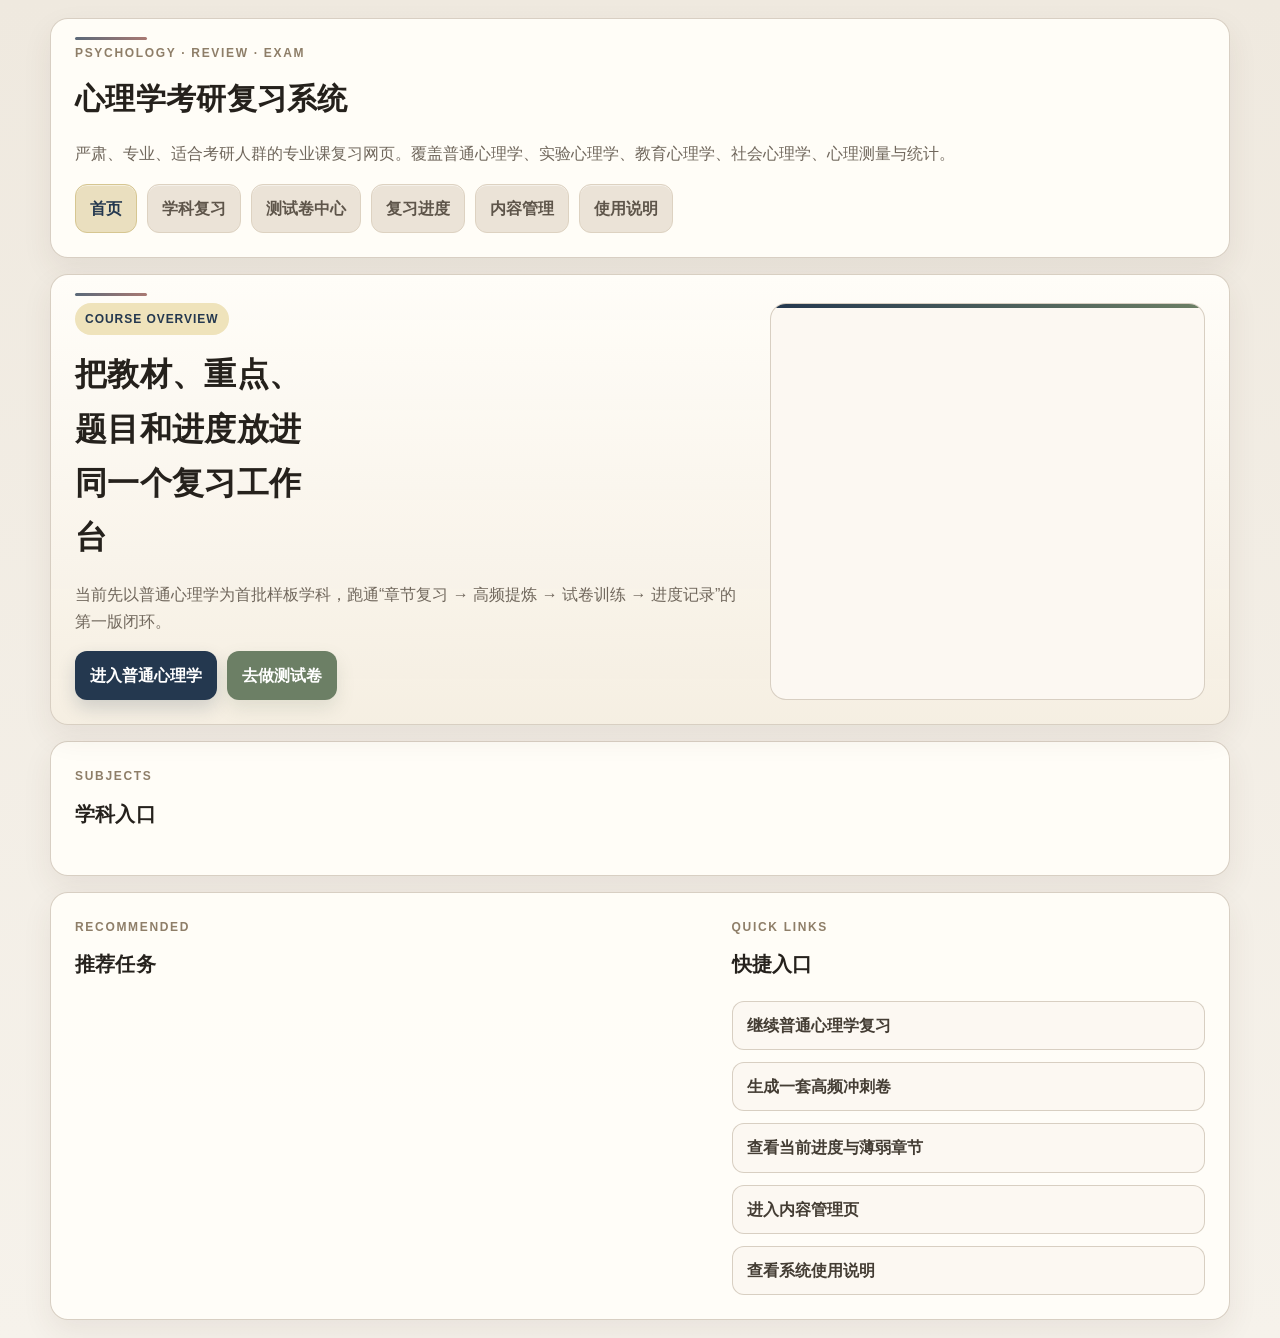
<file: index.html>
<!DOCTYPE html>
<html lang="zh-CN">
<head>
  <meta charset="UTF-8" />
  <meta name="viewport" content="width=device-width, initial-scale=1.0" />
  <meta http-equiv="refresh" content="0; url=./webapp/psy-index.html" />
  <title>心理学考研复习系统</title>
</head>
<body>
  <p>正在跳转到心理学考研复习系统首页…</p>
  <p>如未自动跳转，请点击：<a href="./webapp/psy-index.html">进入首页</a></p>
</body>
</html>
</file>
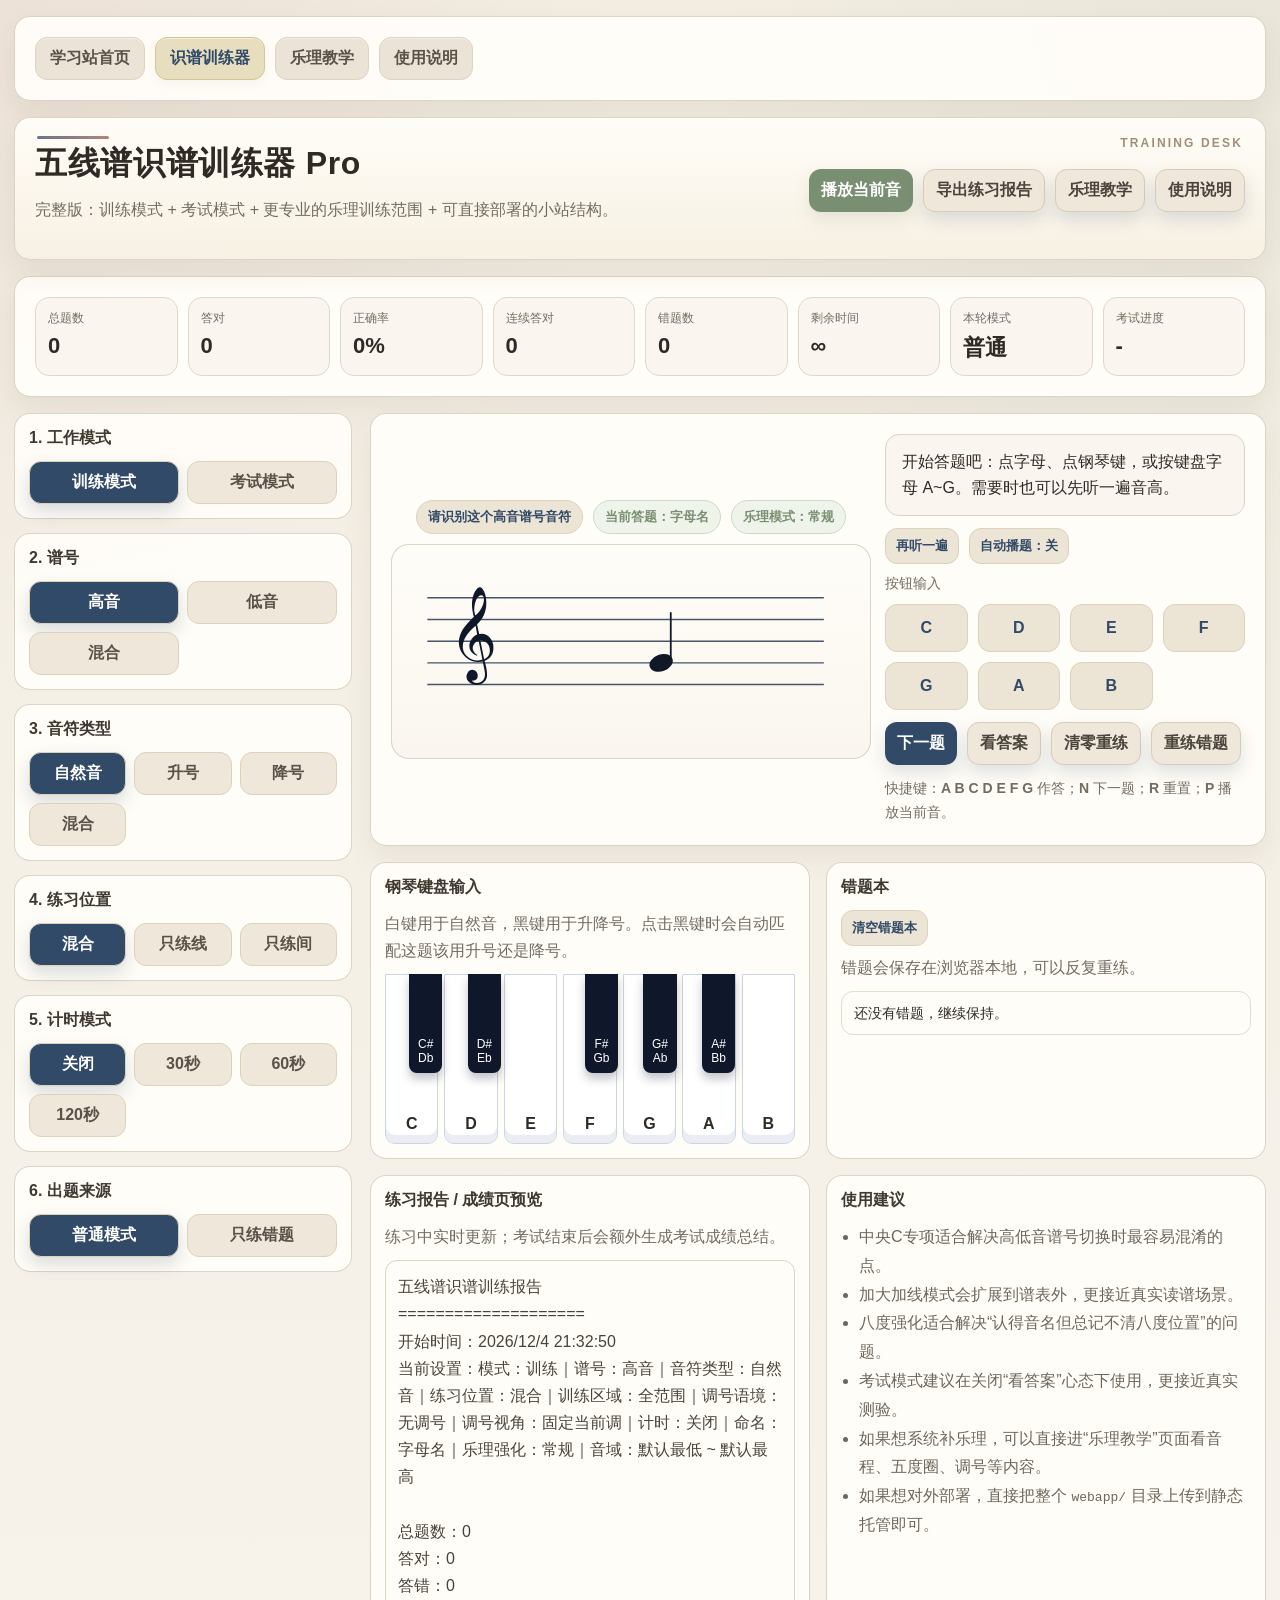
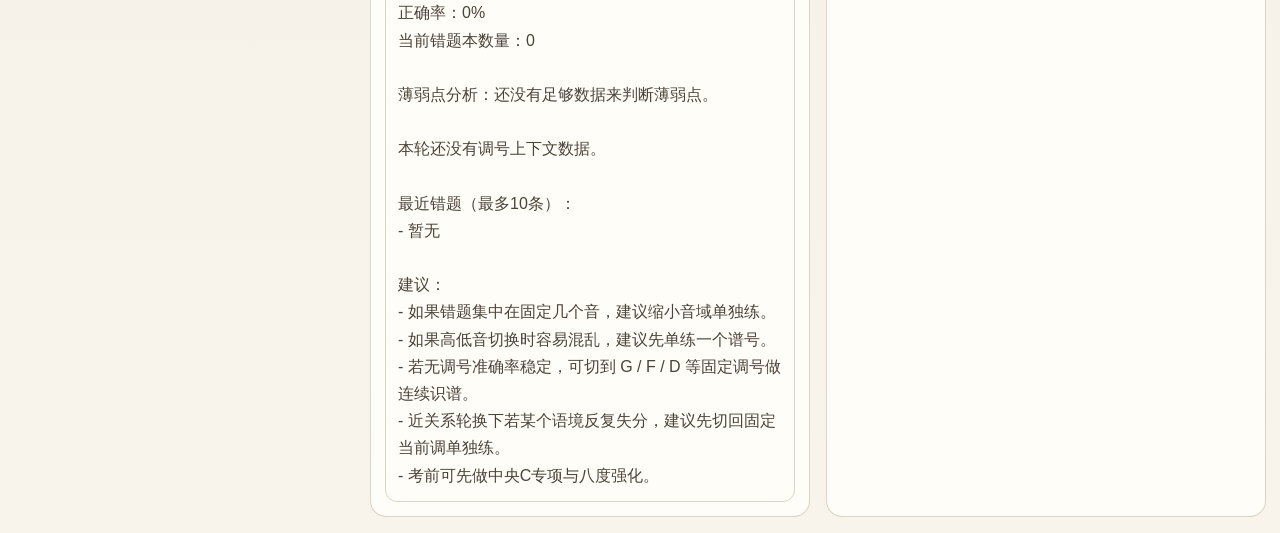
<file: webapp/index.html>
<!DOCTYPE html>
<html lang="zh-CN">
<head>
  <meta charset="UTF-8" />
  <meta name="viewport" content="width=device-width, initial-scale=1.0, viewport-fit=cover" />
  <title>五线谱识谱训练器 Pro</title>
  <link rel="icon" href="./favicon.svg" type="image/svg+xml" />
  <style>
    :root {
      --bg: #f8f4ec;
      --card: rgba(255, 253, 248, 0.96);
      --text: #2f2a24;
      --muted: #746b60;
      --primary: #314a68;
      --primary-2: #24384f;
      --ok: #7a8f72;
      --bad: #9a5b52;
      --warning: #d2ae55;
      --teal: #7a8f72;
      --shadow: 0 12px 28px rgba(79, 63, 44, 0.08);
      --radius: 16px;
      --border: 1px solid rgba(219, 210, 194, 0.95);
    }
    * { box-sizing: border-box; }
    body {
      margin: 0;
      font-family: -apple-system, BlinkMacSystemFont, "Segoe UI", Roboto, "PingFang SC", "Hiragino Sans GB", "Microsoft YaHei", sans-serif;
      color: var(--text);
      background:
        radial-gradient(circle at top left, rgba(154, 91, 82, 0.08), transparent 26%),
        radial-gradient(circle at top right, rgba(122, 143, 114, 0.08), transparent 24%),
        linear-gradient(180deg, #f3ede2 0%, #f8f4ec 100%);
      min-height: 100vh;
      padding: max(16px, env(safe-area-inset-top)) max(14px, env(safe-area-inset-right)) max(16px, env(safe-area-inset-bottom)) max(14px, env(safe-area-inset-left));
    }
    .app { width: min(1280px, 100%); margin: 0 auto; display: grid; gap: 16px; }
    .card { background: var(--card); border-radius: var(--radius); box-shadow: var(--shadow); padding: 20px; border: var(--border); }
    h1, h2, h3, p { margin-top: 0; }
    h1 { font-size: 32px; margin-bottom: 10px; letter-spacing: 0.02em; }
    h2 { font-size: 19px; margin-bottom: 12px; color: #2f2a24; }
    h3 { font-size: 16px; margin-bottom: 12px; color: #3f392f; }
    .subtitle, .muted { color: var(--muted); line-height: 1.7; }
    .top-nav { display: flex; flex-wrap: wrap; gap: 10px; align-items: center; }
    .nav-link { display: inline-flex; align-items: center; justify-content: center; min-height: 42px; padding: 10px 14px; border-radius: 12px; text-decoration: none; font-weight: 700; background: #ebe3d6; color: #5a5248; border: 1px solid #ddd3c3; box-shadow: inset 0 1px 0 rgba(255,255,255,.45); }
    .nav-link.active { background: #e7ddbf; color: #314a68; border-color: #d3c494; box-shadow: inset 0 1px 0 rgba(255,255,255,.45), 0 4px 10px rgba(122,106,74,.06); }
    .hero { display: flex; flex-wrap: wrap; justify-content: space-between; gap: 18px; align-items: center; position: relative; overflow: hidden; background: linear-gradient(180deg, rgba(255,253,248,.98) 0%, rgba(247,240,227,.96) 100%); padding-top: 24px; }
    .hero::before { content: "TRAINING DESK"; position: absolute; right: 22px; top: 18px; font-size: 12px; letter-spacing: .18em; color: #a08f78; font-weight: 800; }
    .hero::after { content: ""; position: absolute; left: 22px; top: 18px; width: 72px; height: 3px; border-radius: 999px; background: linear-gradient(90deg, #314a68 0%, #9a5b52 100%); opacity: .75; }
    .lesson-banner { display: none; align-items: center; justify-content: space-between; gap: 12px; padding: 12px 14px; border-radius: 14px; background: #f2f6ef; border: 1px solid #cfd9c9; color: #5d7056; }
    .lesson-banner.active { display: flex; }
    .lesson-meta { display: grid; gap: 6px; }
    .lesson-meta small { color: #0f766e; opacity: .9; }
    .advice-card { display:none; border-radius: 16px; padding: 14px; background: #faf6ef; border: 1px solid #dfd3c2; }
    .advice-card.active { display:block; }
    .advice-grid { display:grid; gap: 12px; grid-template-columns: 1.1fr .9fr; }
    .advice-list, .advice-steps { margin: 0; padding-left: 18px; color: #6f665b; line-height: 1.8; }
    .advice-chip-row { display:flex; flex-wrap:wrap; gap:8px; margin-top:10px; }
    .advice-chip { display:inline-flex; align-items:center; padding:7px 10px; border-radius:999px; background:#ece4d4; color:#314a68; font-size:13px; font-weight:700; border: 1px solid #ddd1bb; }
    .context-note { margin-top:8px; color:#6f665b; font-size:13px; line-height:1.7; }
    .context-card { display:none; border-radius: 16px; padding: 14px; background: #faf6ef; border: 1px solid #dfd3c2; }
    .context-card.active { display:block; }
    .context-grid { display:grid; gap: 12px; grid-template-columns: 1fr 1fr; }
    .context-box { border-radius: 14px; border: 1px solid #ddd3c2; background: #fffdf8; padding: 12px 14px; }
    .context-box strong { display:block; margin-bottom: 6px; }
    .session-card { display:none; border-radius: 16px; padding: 14px; background: linear-gradient(135deg, #faf6ef, #f2ebdf); border: 1px solid #dfd3c2; }
    .session-card.active { display:block; }
    .session-head { display:flex; justify-content:space-between; gap:12px; align-items:flex-start; flex-wrap:wrap; }
    .session-stage { font-size:13px; color:#314a68; font-weight:700; }
    .session-stage-row { display:flex; flex-wrap:wrap; gap:8px; margin-top:12px; }
    .session-stage-chip { border-radius:999px; padding:7px 12px; border:1px solid #d8cdbd; background:#fffdf8; color:#6f665b; font-size:13px; }
    .session-stage-chip.active { border-color:#d3c494; background:#f1e6bf; color:#314a68; font-weight:700; }
    .session-stage-chip.done { border-color:#b9c7b1; background:#eef4ea; color:#5d7056; }
    .hero-actions, .toolbar-row, .actions-row, .tip-bar { display: flex; flex-wrap: wrap; gap: 10px; }
    .layout { display: grid; grid-template-columns: 340px 1fr; gap: 16px; align-items: start; }
    .settings-panel { position: sticky; top: 16px; display: grid; gap: 14px; max-height: calc(100vh - 32px); overflow: auto; padding-right: 2px; }
    .group { border-radius: 16px; padding: 14px; background: rgba(255, 253, 248, 0.95); border: var(--border); }
    .stats { display: grid; grid-template-columns: repeat(8, 1fr); gap: 10px; }
    .stat { background: #faf6ef; border: 1px solid #e2d7c6; border-radius: 14px; padding: 12px; }
    .stat .label { color: var(--muted); font-size: 12px; margin-bottom: 6px; }
    .stat .value { font-size: 22px; font-weight: 700; word-break: break-word; }
    .option-grid { display: grid; grid-template-columns: repeat(2, 1fr); gap: 8px; }
    .option-grid.compact-3 { grid-template-columns: repeat(3, 1fr); }
    button, select { font: inherit; }
    .toggle, .action-btn, .note-btn, .mini-btn { border: none; border-radius: 12px; padding: 10px 12px; cursor: pointer; transition: all 0.15s ease; font-weight: 600; }
    .toggle { background: #efe7da; color: #5a5248; border: 1px solid #ddd1bb; }
    .toggle.active { background: var(--primary); color: white; box-shadow: 0 8px 18px rgba(49, 74, 104, 0.18); }
    .toggle:hover, .action-btn:hover, .note-btn:hover, .mini-btn:hover { transform: translateY(-1px); }
    .trainer { display: grid; gap: 16px; }
    .question-card { display: grid; grid-template-columns: minmax(0, 1fr) 360px; gap: 14px; align-items: stretch; }
    .staff-area { display: flex; flex-direction: column; justify-content: center; align-items: center; gap: 10px; }
    .tip-pill, .badge { display: inline-flex; gap: 6px; align-items: center; padding: 7px 11px; border-radius: 999px; font-size: 13px; font-weight: 700; }
    .tip-pill { background: #ece4d4; color: #314a68; border: 1px solid #ddd1bb; }
    .badge { background: #eef4ea; color: var(--teal); border: 1px solid #cfd9c9; }
    svg { width: 100%; max-width: 720px; height: auto; background: linear-gradient(180deg, #fffdf8 0%, #faf6ef 100%); border: var(--border); border-radius: 18px; padding: 10px; }
    .answer-panel { display: grid; gap: 12px; align-content: start; }
    .feedback { min-height: 82px; border-radius: 14px; padding: 14px 16px; border: 1px solid #ddd3c2; background: #faf6ef; line-height: 1.6; }
    .feedback.ok { background: #eef4ea; color: #5d7056; border-color: #c7d5c1; }
    .feedback.bad { background: #f8ece9; color: #8c5149; border-color: #e2c5bf; }
    .feedback.warn { background: #f8f0df; color: #8a6b27; border-color: #e4d2a6; }
    .answer-grid { display: grid; grid-template-columns: repeat(4, 1fr); gap: 10px; }
    .note-btn { background: #ece4d4; color: var(--primary); font-weight: 700; min-height: 48px; border: 1px solid #ddd1bb; }
    .note-btn.sharp { background: #eadfd9; color: #8a4f47; }
    .note-btn.flat { background: #f3e7dc; color: #9a5b52; }
    .action-btn { background: var(--primary); color: white; box-shadow: 0 8px 18px rgba(49,74,104,.16); }
    .action-btn.secondary { background: #efe7da; color: #4a443c; border: 1px solid #d8cbb7; }
    .action-btn.teal { background: var(--teal); color: white; box-shadow: 0 8px 18px rgba(122,143,114,.16); }
    .mini-btn { background: #ece4d4; color: #314a68; padding: 8px 10px; font-size: 13px; border: 1px solid #ddd1bb; }
    .panel-grid { display: grid; grid-template-columns: 1fr 1fr; gap: 16px; }
    .keyboard-box, .mistakes-box, .report-box, .tips-box, .exam-box { border: var(--border); border-radius: 16px; padding: 14px; background: rgba(255, 253, 248, 0.95); }
    .keyboard { position: relative; height: 170px; user-select: none; margin-top: 10px; }
    .white-keys { display: grid; grid-template-columns: repeat(7, 1fr); gap: 6px; height: 100%; }
    .piano-white { background: white; border: 1px solid #cbd5e1; border-radius: 0 0 10px 10px; display: flex; align-items: end; justify-content: center; padding-bottom: 10px; font-weight: 700; cursor: pointer; box-shadow: inset 0 -8px 0 rgba(226, 232, 240, 0.72); }
    .piano-black-layer { position: absolute; inset: 0; pointer-events: none; }
    .piano-black { position: absolute; width: calc((100% - 36px) / 7 * 0.62); height: 58%; background: #0f172a; color: white; border-radius: 0 0 8px 8px; display: flex; align-items: end; justify-content: center; padding-bottom: 8px; font-size: 12px; pointer-events: auto; cursor: pointer; box-shadow: 0 6px 10px rgba(15, 23, 42, 0.25); text-align: center; }
    .mistake-list { display: grid; gap: 8px; max-height: 280px; overflow: auto; margin-top: 10px; }
    .mistake-item { border: 1px solid #e5dbcb; background: #fffdf8; border-radius: 12px; padding: 10px 12px; font-size: 14px; line-height: 1.6; }
    .report-box pre, .exam-result { margin: 0; white-space: pre-wrap; word-break: break-word; font-family: inherit; line-height: 1.7; color: #4a4339; background: #fffdf8; border-radius: 12px; padding: 12px; border: 1px solid #ddd3c2; min-height: 220px; }
    .tips-box ul, .help-list { margin: 0; padding-left: 18px; color: #6f665b; line-height: 1.8; }
    .footer-note { color: var(--muted); font-size: 14px; line-height: 1.7; }
    .range-row { display: grid; grid-template-columns: 1fr 1fr; gap: 8px; }
    select { width: 100%; border-radius: 12px; border: 1px solid #ddd3c2; background: #fffdf8; padding: 10px 12px; color: #4a4339; }
    .mobile-sticky { display: none; }
    @media (max-width: 1120px) { .layout, .question-card, .panel-grid, .stats { grid-template-columns: 1fr; } .settings-panel { position: static; max-height: none; overflow: visible; } }
    @media (max-width: 720px) { body { padding: 12px; } .card { padding: 16px; } .hero { gap: 14px; padding-top: 24px; } .hero::before { right: 18px; top: 14px; font-size: 11px; } .hero::after { left: 18px; top: 14px; width: 56px; } h1 { font-size: 25px; } .answer-grid { grid-template-columns: repeat(3, 1fr); } .option-grid, .option-grid.compact-3, .range-row { grid-template-columns: 1fr; } .keyboard { height: 150px; } .piano-black { font-size: 10px; } .hero-actions { width: 100%; } .hero-actions > * { flex: 1 1 100%; justify-content: center; } .mobile-sticky { display: flex; position: sticky; bottom: 0; z-index: 10; gap: 8px; padding: 10px; background: rgba(248, 244, 236, 0.94); backdrop-filter: blur(8px); border-top: 1px solid rgba(219, 210, 194, 0.9); } .mobile-sticky button { flex: 1; } }
  </style>
</head>
<body>
  <div class="app">
    <section class="card">
      <div class="top-nav">
        <a class="nav-link" href="./home.html">学习站首页</a>
        <a class="nav-link active" href="./index.html">识谱训练器</a>
        <a class="nav-link" href="./learn.html">乐理教学</a>
        <a class="nav-link" href="./README.html">使用说明</a>
      </div>
    </section>

    <section class="card hero">
      <div>
        <h1>五线谱识谱训练器 Pro</h1>
        <p class="subtitle">完整版：训练模式 + 考试模式 + 更专业的乐理训练范围 + 可直接部署的小站结构。</p>
      </div>
      <div class="hero-actions">
        <button class="action-btn teal" id="playNoteBtn">播放当前音</button>
        <button class="action-btn secondary" id="exportReportBtn">导出练习报告</button>
        <a class="action-btn secondary" href="./learn.html" style="text-decoration:none; display:inline-flex; align-items:center;">乐理教学</a>
        <a class="action-btn secondary" href="./README.html" style="text-decoration:none; display:inline-flex; align-items:center;">使用说明</a>
      </div>
    </section>

    <section class="card lesson-banner" id="lessonBanner">
      <div class="lesson-meta">
        <div id="lessonBannerText">你正在使用章节推荐练习配置。</div>
        <small id="lessonBannerMeta">当前将显示章节来源、训练目标与关键配置。</small>
      </div>
      <button class="action-btn secondary" id="clearLessonPresetBtn">恢复默认配置</button>
    </section>

    <section class="card advice-card" id="lessonAdviceCard">
      <div class="advice-grid">
        <div>
          <h3 id="lessonAdviceTitle">章节专属练法</h3>
          <div class="muted" id="lessonAdviceSummary">这里会根据教学章节显示更具体的练法建议。</div>
          <div class="advice-chip-row" id="lessonAdviceChips"></div>
        </div>
        <div>
          <div class="muted" style="margin-bottom:8px; font-size:14px;">建议步骤</div>
          <ol class="advice-steps" id="lessonAdviceSteps"></ol>
        </div>
      </div>
      <div style="margin-top:12px;">
        <div class="muted" style="margin-bottom:8px; font-size:14px;">本章适合这样练</div>
        <ul class="advice-list" id="lessonAdviceList"></ul>
      </div>
    </section>

    <section class="card context-card" id="keyContextCard">
      <h3 style="margin-bottom:8px;">调号上下文提示</h3>
      <div class="muted" id="keyContextSummary">这里会显示当前训练题所在的调号语境、切换模式与训练目标。</div>
      <div class="advice-chip-row" id="keyContextChips"></div>
      <div class="context-grid" style="margin-top:12px;">
        <div class="context-box">
          <strong>当前题语境</strong>
          <div class="muted" id="keyContextCurrent">当前还没有题目。</div>
        </div>
        <div class="context-box">
          <strong>训练建议</strong>
          <div class="muted" id="keyContextGoal">先开始出题后，这里会给出对应的调号切换建议。</div>
        </div>
      </div>
    </section>

    <section class="card session-card" id="contextSessionCard">
      <div class="session-head">
        <div>
          <h3 style="margin-bottom:6px;">调号语境 mini session</h3>
          <div class="muted" id="contextSessionSummary">这里会显示基准调、阶段目标与当前小关卡进度。</div>
        </div>
        <div class="session-stage" id="contextSessionStage">未开始</div>
      </div>
      <div class="advice-chip-row" id="contextSessionChips"></div>
      <div class="session-stage-row" id="contextSessionProgress"></div>
      <div class="context-grid" style="margin-top:12px;">
        <div class="context-box">
          <strong>当前阶段目标</strong>
          <div class="muted" id="contextSessionGoal">开始 mini session 后，这里会显示阶段任务。</div>
        </div>
        <div class="context-box">
          <strong>阶段反馈</strong>
          <div class="muted" id="contextSessionResult">完成一段后，这里会总结你在哪个语境更稳、哪里还容易掉分。</div>
        </div>
      </div>
      <div class="actions-row" style="margin-top:12px;">
        <button class="action-btn" id="startContextSessionBtn">开始 mini session</button>
        <button class="action-btn secondary" id="restartContextSessionBtn">再来一轮</button>
        <button class="action-btn secondary" id="retryRelatedStageBtn">重练近关系</button>
        <button class="action-btn secondary" id="retryParallelStageBtn">重练同主音</button>
        <button class="action-btn secondary" id="stopContextSessionBtn">结束 mini session</button>
      </div>
    </section>

    <section class="card">
      <div class="stats">
        <div class="stat"><div class="label">总题数</div><div class="value" id="totalCount">0</div></div>
        <div class="stat"><div class="label">答对</div><div class="value" id="correctCount">0</div></div>
        <div class="stat"><div class="label">正确率</div><div class="value" id="accuracy">0%</div></div>
        <div class="stat"><div class="label">连续答对</div><div class="value" id="streak">0</div></div>
        <div class="stat"><div class="label">错题数</div><div class="value" id="mistakeCount">0</div></div>
        <div class="stat"><div class="label">剩余时间</div><div class="value" id="timer">∞</div></div>
        <div class="stat"><div class="label">本轮模式</div><div class="value" id="currentModeText">普通</div></div>
        <div class="stat"><div class="label">考试进度</div><div class="value" id="examProgress">-</div></div>
      </div>
    </section>

    <div class="layout">
      <aside class="settings-panel">
        <section class="group">
          <h3>1. 工作模式</h3>
          <div class="option-grid">
            <button class="toggle active" data-setting="appMode" data-value="practice">训练模式</button>
            <button class="toggle" data-setting="appMode" data-value="exam">考试模式</button>
          </div>
        </section>
        <section class="group">
          <h3>2. 谱号</h3>
          <div class="option-grid">
            <button class="toggle active" data-setting="clef" data-value="treble">高音</button>
            <button class="toggle" data-setting="clef" data-value="bass">低音</button>
            <button class="toggle" data-setting="clef" data-value="mixed">混合</button>
          </div>
        </section>
        <section class="group">
          <h3>3. 音符类型</h3>
          <div class="option-grid compact-3">
            <button class="toggle active" data-setting="accidentalMode" data-value="natural">自然音</button>
            <button class="toggle" data-setting="accidentalMode" data-value="sharp">升号</button>
            <button class="toggle" data-setting="accidentalMode" data-value="flat">降号</button>
            <button class="toggle" data-setting="accidentalMode" data-value="mixed">混合</button>
          </div>
        </section>
        <section class="group">
          <h3>4. 练习位置</h3>
          <div class="option-grid compact-3">
            <button class="toggle active" data-setting="positionMode" data-value="mixed">混合</button>
            <button class="toggle" data-setting="positionMode" data-value="line">只练线</button>
            <button class="toggle" data-setting="positionMode" data-value="space">只练间</button>
          </div>
        </section>
        <section class="group">
          <h3>5. 计时模式</h3>
          <div class="option-grid compact-3">
            <button class="toggle active" data-setting="timeMode" data-value="off">关闭</button>
            <button class="toggle" data-setting="timeMode" data-value="30">30秒</button>
            <button class="toggle" data-setting="timeMode" data-value="60">60秒</button>
            <button class="toggle" data-setting="timeMode" data-value="120">120秒</button>
          </div>
        </section>
        <section class="group">
          <h3>6. 出题来源</h3>
          <div class="option-grid">
            <button class="toggle active" data-setting="sourceMode" data-value="normal">普通模式</button>
            <button class="toggle" data-setting="sourceMode" data-value="mistakes">只练错题</button>
          </div>
        </section>
        <section class="group">
          <h3>7. 显示体系</h3>
          <div class="option-grid">
            <button class="toggle active" data-setting="namingMode" data-value="letter">字母名</button>
            <button class="toggle" data-setting="namingMode" data-value="solfege">唱名</button>
          </div>
        </section>
        <section class="group">
          <h3>8. 乐理强化</h3>
          <div class="option-grid compact-3">
            <button class="toggle active" data-setting="theoryMode" data-value="normal">常规范围</button>
            <button class="toggle" data-setting="theoryMode" data-value="middleC">中央C专项</button>
            <button class="toggle" data-setting="theoryMode" data-value="extended">加大加线</button>
            <button class="toggle" data-setting="theoryMode" data-value="octave">八度强化</button>
          </div>
        </section>
        <section class="group">
          <h3>9. 出题音域</h3>
          <div class="range-row">
            <div><div class="muted" style="font-size:13px; margin-bottom:6px;">最低音</div><select id="rangeMin"></select></div>
            <div><div class="muted" style="font-size:13px; margin-bottom:6px;">最高音</div><select id="rangeMax"></select></div>
          </div>
        </section>
        <section class="group">
          <h3>10. 训练区域</h3>
          <div class="option-grid compact-3">
            <button class="toggle active" data-setting="regionMode" data-value="all">全范围</button>
            <button class="toggle" data-setting="regionMode" data-value="center">中线区域</button>
            <button class="toggle" data-setting="regionMode" data-value="near">相近区域</button>
            <button class="toggle" data-setting="regionMode" data-value="far">远距区域</button>
            <button class="toggle" data-setting="regionMode" data-value="common">常用区域</button>
            <button class="toggle" data-setting="regionMode" data-value="ledger">加线区域</button>
          </div>
          <div class="muted" style="margin-top:8px;">把识谱按视觉区域拆开练，比全范围乱刷更稳。</div>
        </section>
        <section class="group">
          <h3>11. 调号语境</h3>
          <div class="option-grid compact-3">
            <button class="toggle active" data-setting="keySignature" data-value="none">无调号</button>
            <button class="toggle" data-setting="keySignature" data-value="C">C 大调</button>
            <button class="toggle" data-setting="keySignature" data-value="G">G 大调</button>
            <button class="toggle" data-setting="keySignature" data-value="D">D 大调</button>
            <button class="toggle" data-setting="keySignature" data-value="A">A 大调</button>
            <button class="toggle" data-setting="keySignature" data-value="E">E 大调</button>
            <button class="toggle" data-setting="keySignature" data-value="F">F 大调</button>
            <button class="toggle" data-setting="keySignature" data-value="Bb">Bb 大调</button>
            <button class="toggle" data-setting="keySignature" data-value="Eb">Eb 大调</button>
            <button class="toggle" data-setting="keySignature" data-value="Ab">Ab 大调</button>
            <button class="toggle" data-setting="keySignature" data-value="a">a 小调</button>
            <button class="toggle" data-setting="keySignature" data-value="e">e 小调</button>
            <button class="toggle" data-setting="keySignature" data-value="d">d 小调</button>
            <button class="toggle" data-setting="keySignature" data-value="g">g 小调</button>
            <button class="toggle" data-setting="keySignature" data-value="c">c 小调</button>
          </div>
          <div class="muted" style="margin-top:8px;">固定当前调号后，会按该调的默认升降规则连续出题；现在也支持常见小调语境。</div>
          <div class="option-grid compact-3" style="margin-top:10px;">
            <button class="toggle active" data-setting="keyContextMode" data-value="fixed">固定当前调</button>
            <button class="toggle" data-setting="keyContextMode" data-value="related">近关系轮换</button>
            <button class="toggle" data-setting="keyContextMode" data-value="parallel">同主音对比</button>
          </div>
          <div class="context-note">固定当前调适合内化单一调号；近关系轮换适合训练相邻调切换；同主音对比适合比较大小调或同主音明暗差异。</div>
        </section>
        <section class="group exam-box">
          <h3>12. 考试模式</h3>
          <div class="option-grid compact-3">
            <button class="toggle active" data-setting="examSize" data-value="10">10题</button>
            <button class="toggle" data-setting="examSize" data-value="20">20题</button>
            <button class="toggle" data-setting="examSize" data-value="50">50题</button>
          </div>
          <div class="actions-row" style="margin-top:10px;">
            <button class="action-btn" id="startExamBtn">开始考试</button>
            <button class="action-btn secondary" id="stopExamBtn">结束考试</button>
          </div>
          <div class="muted" style="margin-top:8px;">考试模式下会按固定题量出题，结束后生成成绩单。</div>
          <div class="exam-result" id="examResult" style="margin-top:10px; min-height:140px;">还没有考试成绩。</div>
        </section>
        <section class="group">
          <h3>当前训练设置</h3>
          <div class="toolbar-row" id="currentBadges"></div>
        </section>
      </aside>

      <main class="trainer">
        <section class="card question-card">
          <div class="staff-area">
            <div class="tip-bar">
              <div class="tip-pill" id="questionTip">请识别当前音符</div>
              <div class="badge" id="inputModeBadge">当前答题：字母名</div>
              <div class="badge" id="theoryBadge">乐理模式：常规</div>
            </div>
            <svg id="staffSvg" viewBox="0 0 760 320" aria-label="五线谱题目"></svg>
          </div>
          <div class="answer-panel">
            <div class="feedback" id="feedback">准备好了就开始。你可以点按钮、点钢琴键、按键盘字母作答，也可以播放题目音高帮助建立听觉联想。</div>
            <div>
              <div class="toolbar-row" style="margin-bottom:8px;">
                <button class="mini-btn" id="playAgainBtn">再听一遍</button>
                <button class="mini-btn" id="toggleAutoPlayBtn">自动播题：关</button>
              </div>
              <div class="muted" style="margin-bottom:8px; font-size:14px;">按钮输入</div>
              <div class="answer-grid" id="answerGrid"></div>
            </div>
            <div class="actions-row">
              <button class="action-btn" id="nextBtn">下一题</button>
              <button class="action-btn secondary" id="showAnswerBtn">看答案</button>
              <button class="action-btn secondary" id="resetBtn">清零重练</button>
              <button class="action-btn secondary" id="retryMistakesBtn">重练错题</button>
            </div>
            <div class="footer-note">快捷键：<strong>A B C D E F G</strong> 作答；<strong>N</strong> 下一题；<strong>R</strong> 重置；<strong>P</strong> 播放当前音。</div>
          </div>
        </section>

        <div class="panel-grid">
          <section class="keyboard-box">
            <h3>钢琴键盘输入</h3>
            <div class="muted">白键用于自然音，黑键用于升降号。点击黑键时会自动匹配这题该用升号还是降号。</div>
            <div class="keyboard"><div class="white-keys" id="whiteKeys"></div><div class="piano-black-layer" id="blackKeysLayer"></div></div>
          </section>
          <section class="mistakes-box">
            <h3>错题本</h3>
            <div class="toolbar-row"><button class="mini-btn" id="clearMistakesBtn">清空错题本</button></div>
            <div class="muted" style="margin-top:8px;">错题会保存在浏览器本地，可以反复重练。</div>
            <div class="mistake-list" id="mistakeList"></div>
          </section>
        </div>

        <div class="panel-grid">
          <section class="report-box">
            <h3>练习报告 / 成绩页预览</h3>
            <div class="muted" style="margin-bottom:10px;">练习中实时更新；考试结束后会额外生成考试成绩总结。</div>
            <pre id="reportPreview">还没有开始练习，先答几题吧。</pre>
          </section>
          <section class="tips-box">
            <h3>使用建议</h3>
            <ul class="help-list">
              <li>中央C专项适合解决高低音谱号切换时最容易混淆的点。</li>
              <li>加大加线模式会扩展到谱表外，更接近真实读谱场景。</li>
              <li>八度强化适合解决“认得音名但总记不清八度位置”的问题。</li>
              <li>考试模式建议在关闭“看答案”心态下使用，更接近真实测验。</li>
              <li>如果想系统补乐理，可以直接进“乐理教学”页面看音程、五度圈、调号等内容。</li>
              <li>如果想对外部署，直接把整个 <code>webapp/</code> 目录上传到静态托管即可。</li>
            </ul>
          </section>
        </div>
      </main>
    </div>

    <div class="mobile-sticky">
      <button class="action-btn" id="mobileNextBtn">下一题</button>
      <button class="action-btn teal" id="mobilePlayBtn">播放</button>
    </div>
  </div>

  <script>
    const STORAGE_KEY = 'note-trainer-site-v4';
    const LETTERS = ['C', 'D', 'E', 'F', 'G', 'A', 'B'];
    const SOLFEGE = { C: 'Do', D: 'Re', E: 'Mi', F: 'Fa', G: 'Sol', A: 'La', B: 'Si' };
    const ACCIDENTALS = { natural: [''], sharp: ['#'], flat: ['b'], mixed: ['', '#', 'b'] };
    const ACCIDENTAL_MIDI_OFFSET = { '': 0, '#': 1, 'b': -1 };
    const BLACK_KEY_POSITIONS = [0.72, 1.72, 3.72, 4.72, 5.72];
    const BLACK_KEY_LABELS = ['C# / Db', 'D# / Eb', 'F# / Gb', 'G# / Ab', 'A# / Bb'];

    const BASE_NOTES = {
      treble: [
        ['C',4,-2,60],['D',4,-1,62],['E',4,0,64],['F',4,1,65],['G',4,2,67],['A',4,3,69],['B',4,4,71],['C',5,5,72],['D',5,6,74],['E',5,7,76],['F',5,8,77],['G',5,9,79],['A',5,10,81]
      ],
      bass: [
        ['E',2,-2,40],['F',2,-1,41],['G',2,0,43],['A',2,1,45],['B',2,2,47],['C',3,3,48],['D',3,4,50],['E',3,5,52],['F',3,6,53],['G',3,7,55],['A',3,8,57],['B',3,9,59],['C',4,10,60]
      ]
    };

    const state = {
      settings: {
        appMode: 'practice', clef: 'treble', accidentalMode: 'natural', positionMode: 'mixed', timeMode: 'off',
        sourceMode: 'normal', namingMode: 'letter', theoryMode: 'normal', rangeMin: 'auto-min', rangeMax: 'auto-max',
        regionMode: 'all', keySignature: 'none', keyContextMode: 'fixed', autoPlay: false, examSize: '10'
      },
      total: 0, correct: 0, streak: 0, current: null, revealed: false, mistakes: [], timerLeft: null, timerId: null,
      audioContext: null, audioUnlocked: false, sessionStartedAt: null, sessionAnswers: [],
      exam: { active: false, size: 0, answers: [], currentIndex: 0, finished: false },
      contextSession: { active: false, index: 0, currentStage: null, answers: [], finished: false, history: [], report: '', focus: null }
    };

    const el = {
      staffSvg: document.getElementById('staffSvg'), feedback: document.getElementById('feedback'), totalCount: document.getElementById('totalCount'),
      correctCount: document.getElementById('correctCount'), accuracy: document.getElementById('accuracy'), streak: document.getElementById('streak'),
      mistakeCount: document.getElementById('mistakeCount'), timer: document.getElementById('timer'), currentModeText: document.getElementById('currentModeText'),
      examProgress: document.getElementById('examProgress'), answerGrid: document.getElementById('answerGrid'), questionTip: document.getElementById('questionTip'),
      currentBadges: document.getElementById('currentBadges'), mistakeList: document.getElementById('mistakeList'), whiteKeys: document.getElementById('whiteKeys'),
      blackKeysLayer: document.getElementById('blackKeysLayer'), nextBtn: document.getElementById('nextBtn'), showAnswerBtn: document.getElementById('showAnswerBtn'),
      resetBtn: document.getElementById('resetBtn'), retryMistakesBtn: document.getElementById('retryMistakesBtn'), playNoteBtn: document.getElementById('playNoteBtn'),
      playAgainBtn: document.getElementById('playAgainBtn'), toggleAutoPlayBtn: document.getElementById('toggleAutoPlayBtn'), exportReportBtn: document.getElementById('exportReportBtn'),
      reportPreview: document.getElementById('reportPreview'), rangeMin: document.getElementById('rangeMin'), rangeMax: document.getElementById('rangeMax'),
      inputModeBadge: document.getElementById('inputModeBadge'), clearMistakesBtn: document.getElementById('clearMistakesBtn'), mobileNextBtn: document.getElementById('mobileNextBtn'),
      mobilePlayBtn: document.getElementById('mobilePlayBtn'), startExamBtn: document.getElementById('startExamBtn'), stopExamBtn: document.getElementById('stopExamBtn'),
      examResult: document.getElementById('examResult'), theoryBadge: document.getElementById('theoryBadge'),
      lessonBanner: document.getElementById('lessonBanner'), lessonBannerText: document.getElementById('lessonBannerText'), lessonBannerMeta: document.getElementById('lessonBannerMeta'), clearLessonPresetBtn: document.getElementById('clearLessonPresetBtn'),
      lessonAdviceCard: document.getElementById('lessonAdviceCard'), lessonAdviceTitle: document.getElementById('lessonAdviceTitle'), lessonAdviceSummary: document.getElementById('lessonAdviceSummary'), lessonAdviceChips: document.getElementById('lessonAdviceChips'), lessonAdviceSteps: document.getElementById('lessonAdviceSteps'), lessonAdviceList: document.getElementById('lessonAdviceList'),
      keyContextCard: document.getElementById('keyContextCard'), keyContextSummary: document.getElementById('keyContextSummary'), keyContextChips: document.getElementById('keyContextChips'), keyContextCurrent: document.getElementById('keyContextCurrent'), keyContextGoal: document.getElementById('keyContextGoal'),
      contextSessionCard: document.getElementById('contextSessionCard'), contextSessionSummary: document.getElementById('contextSessionSummary'), contextSessionStage: document.getElementById('contextSessionStage'), contextSessionChips: document.getElementById('contextSessionChips'), contextSessionProgress: document.getElementById('contextSessionProgress'), contextSessionGoal: document.getElementById('contextSessionGoal'), contextSessionResult: document.getElementById('contextSessionResult'), startContextSessionBtn: document.getElementById('startContextSessionBtn'), restartContextSessionBtn: document.getElementById('restartContextSessionBtn'), retryRelatedStageBtn: document.getElementById('retryRelatedStageBtn'), retryParallelStageBtn: document.getElementById('retryParallelStageBtn'), stopContextSessionBtn: document.getElementById('stopContextSessionBtn')
    };

    function flattenBaseNotes() {
      return ['treble','bass'].flatMap(clef => BASE_NOTES[clef].map(([letter, octave, step, midi]) => ({ clef, letter, octave, step, midi })));
    }
    function displayRangeLabel(value) { return value === 'auto-min' ? '默认最低' : value === 'auto-max' ? '默认最高' : value; }
    function comparePitchLabel(a,b){ const o={C:0,D:1,E:2,F:3,G:4,A:5,B:6}; const p=s=>{const m=s.match(/^([A-G])(\d)$/); return m?Number(m[2])*10+o[m[1]]:0}; return p(a)-p(b); }
    function isLine(step){ return step % 2 === 0; }
    function noteKey(note){ return `${note.clef}|${note.display}`; }
    function normalizeAnswer(raw){ if(!raw) return ''; const c=raw.trim().replace('♯','#').replace('♭','b'); return c[0].toUpperCase()+c.slice(1).replace(/B$/,'b'); }
    function formatAnswerLabel(value){ if(!value) return ''; const normalized=value.replace('♯','#').replace('♭','b'); const letter=normalized[0].toUpperCase(); const accidental=normalized.slice(1); return state.settings.namingMode==='solfege' ? `${SOLFEGE[letter]||letter}${accidental==='#'?'♯':accidental==='b'?'♭':''}` : `${letter}${accidental==='#'?'♯':accidental==='b'?'♭':''}`; }

    function loadState(){ try { const raw=localStorage.getItem(STORAGE_KEY); if(!raw) return; const saved=JSON.parse(raw); if(saved.settings) state.settings={...state.settings,...saved.settings}; state.total=Number(saved.total||0); state.correct=Number(saved.correct||0); state.streak=Number(saved.streak||0); state.mistakes=Array.isArray(saved.mistakes)?saved.mistakes:[]; state.sessionAnswers=Array.isArray(saved.sessionAnswers)?saved.sessionAnswers:[]; state.sessionStartedAt=saved.sessionStartedAt||null; } catch(err){ console.warn(err); } }
    function renderLessonAdvice(lesson, preset){
      const adviceMap = {
        intervals: {
          title: '音程章节专属练法',
          summary: '先把相近区域读稳，再放大到中高音域，重点建立“视觉距离 = 音程距离”的直觉。',
          chips: ['先练相近区域', '建议高音谱号', '自然音起步'],
          steps: ['先用 near + 高音谱号连续做 10 题。', '正确率稳定后再放开到 common 区域。', '最后再叠加升降号，检查是否还认得准。'],
          tips: ['如果总把三度和四度看混，先只练线或只练间。', '看到跨度大一点的音时，先抓线间轮廓，不要急着想字母名。']
        },
        circle: {
          title: '五度圈 / 调号章节专属练法',
          summary: '这一章重点不是背抽象表格，而是把调号和实际音位绑在一起。',
          chips: ['常用区域', '近关系调优先', '调号语境训练'],
          steps: ['先固定 G 大调做 10 题，观察 F 会稳定变成 F♯。', '再切到 D 大调，比较多出一个 C♯ 后的视觉负担。', '最后回到无调号，检查你是否还能迅速切换。'],
          tips: ['不要一上来在很多调之间乱跳，先做近关系调对比。', '如果你在键盘上也会按，边看边听更容易把调号记牢。']
        },
        keys: {
          title: '调号与调性章节专属练法',
          summary: '这里适合做固定调号连续识谱，再换近关系调，感受“调中心”变化。',
          chips: ['固定调号连续练', 'E大调可用', '混合谱号'],
          steps: ['先固定一个调号连续做 10 题，不要频繁切。', '接着换到近关系调，再观察哪些音默认变了。', '最后开启 mixed 谱号，确认不同谱号下也能保持调性感。'],
          tips: ['如果总在 F♯ / C♯ 处出错，说明调号尚未内化。', '建议把题目提示里的调号当成“阅读上下文”，不是额外负担。']
        },
        chords: {
          title: '三和弦章节专属练法',
          summary: '三和弦阶段更适合把视线集中在中央 C 附近，优先抓根音、三音、五音的常见堆叠感。',
          chips: ['中线区域', '中央C附近', '自然音优先'],
          steps: ['先用 center + middleC 连续做 10 题。', '如果稳定，再把 range 放宽到一个八度。', '最后再进入混合位置，避免只会背单点。'],
          tips: ['这一章不是拼速度，先把常见构成音的位置建立起来。', '如果和弦音总是分不清，可先反复刷 C 大调语境。']
        },
        functions: {
          title: '和弦功能章节专属练法',
          summary: '功能训练最适合在 C 大调或自然音语境里，先把主功能和属功能的骨架看稳。',
          chips: ['C大调', '中线区域', '功能骨架'],
          steps: ['先在 C 大调里做 center 区域训练。', '然后只练错题，看看是否总错在属音附近。', '最后再切到 G 大调，感受功能骨架在有升号时的变化。'],
          tips: ['如果功能感还弱，不要同时开太多升降号。', '先把骨架音识别稳定，再谈复杂色彩。']
        },
        cadence: {
          title: '终止式章节专属练法',
          summary: '终止式识别依赖“落点感”，所以建议先盯住中央区常见终止音位。',
          chips: ['中央区', 'C大调', '先稳落点'],
          steps: ['先用 C 大调 + center 连续做 10 题。', '再切 near 区域，观察落点周边音的分布。', '最后配合练耳页的终止式听辨一起做。'],
          tips: ['如果你会认音但终止感还弱，说明视觉和听觉还没绑起来。', '建议和听感训练轮换进行。']
        },
        seventh: {
          title: '七和弦章节专属练法',
          summary: '七和弦比三和弦更密，建议先在近区域里熟悉“多一个音后的拥挤感”。',
          chips: ['相近区域', 'G大调', '和声更密'],
          steps: ['先用 near + G 大调练常见密集位置。', '再切 mixed 谱号看是否还能快速定位。', '如果出错变多，就先回到 center 区域收缩难度。'],
          tips: ['七和弦容易在视觉上显得“很挤”，先抓最低音和最上方音。', '不要一开始就开 far 区域。']
        },
        rhythm: {
          title: '节奏章节专属练法',
          summary: '这一章主要不是调号，而是让读谱动作更稳，所以建议缩小区域降低视觉负担。',
          chips: ['中线区域', '拍感优先', '先稳再快'],
          steps: ['先用 center + 小音域做稳定读谱。', '练熟后再打开自动播题，边听边读。', '如果拍感一乱，就先回到最小音域。'],
          tips: ['节奏练习时，识谱不要太难，否则注意力会被分散。', '拍号先站稳，再追求范围。']
        },
        scales: {
          title: '音阶与调式章节专属练法',
          summary: '音阶特别适合固定一个调号做连续内容，让“调内音级顺序”变成手感。',
          chips: ['e小调可用', '常用区域', '固定调连续练'],
          steps: ['先固定 e 小调做 common 区域训练。', '稳定后切到 G 大调，对比同组调号下的调性感。', '最后再放大音域，看高低八度是否还稳。'],
          tips: ['这一章很适合连续刷同一个调，不要题题换调。', '如果小调总感觉别扭，先少量练再逐步拉长。']
        },
        modulation: {
          title: '转调章节专属练法',
          summary: '转调训练的难点是上下文变化，所以可以刻意用 far 区域 + 较多升降号制造“重心漂移感”。',
          chips: ['远距区域', 'E大调可用', '观察重心变化'],
          steps: ['先用 E 大调做 far 区域训练。', '再切 Ab 大调，对比升号系和降号系的视觉差异。', '最后回到 mixed 谱号，训练更真实的阅读切换。'],
          tips: ['如果一切调就乱，先别追速度，先追稳定读出默认升降。', '这章最怕频繁改很多设置，建议一次只变一个变量。']
        },
        borrowed: {
          title: '借用和弦 / 副属章节专属练法',
          summary: '这一章要先有稳定的原调，再去感受“偏离原调”的临时变化音。',
          chips: ['先稳原调', 'C大调基准', '再加变化音'],
          steps: ['先固定 C 大调做 center 训练。', '等原调音位稳定后，再把 accidentalMode 切到 mixed。', '最后再扩大到 near 区域，观察变化音出现时的视觉冲击。'],
          tips: ['借用和弦最怕没有基准，所以先别直接全混合。', '如果副属和弦总看错，说明默认调内音位还不牢。']
        }
      };
      const advice = adviceMap[lesson];
      if (!advice || !preset) {
        el.lessonAdviceCard.classList.remove('active');
        return;
      }
      el.lessonAdviceCard.classList.add('active');
      el.lessonAdviceTitle.textContent = advice.title;
      el.lessonAdviceSummary.textContent = advice.summary;
      el.lessonAdviceChips.innerHTML = [
        `<span class="advice-chip">目标：${preset.goal}</span>`,
        `<span class="advice-chip">区域：${getRegionLabel(preset.settings.regionMode)}</span>`,
        `<span class="advice-chip">调号：${getKeySignatureLabel(preset.settings.keySignature)}</span>`,
        ...advice.chips.map(item => `<span class="advice-chip">${item}</span>`)
      ].join('');
      el.lessonAdviceSteps.innerHTML = advice.steps.map(item => `<li>${item}</li>`).join('');
      el.lessonAdviceList.innerHTML = advice.tips.map(item => `<li>${item}</li>`).join('');
    }
    function applyLessonPreset(){
      const params = new URLSearchParams(window.location.search);
      const lesson = params.get('lesson');
      const settingKeys = ['clef','accidentalMode','positionMode','theoryMode','sourceMode','rangeMin','rangeMax','namingMode','timeMode','examSize','regionMode','keySignature','keyContextMode'];
      let customApplied = false;
      settingKeys.forEach(key => {
        const value = params.get(key);
        if (value) {
          state.settings[key] = value;
          customApplied = true;
        }
      });
      if (params.get('autoPlay')) {
        state.settings.autoPlay = params.get('autoPlay') === '1';
        customApplied = true;
      }
      if(!lesson && !customApplied) {
        renderKeyContextCard(state.settings.keySignature);
        return;
      }
      const presets = {
        intervals: { label:'音程', goal:'先建立音与音之间距离感', detail:'已切换到高音谱号 + 自然音 + 中高音域，适合先练音程感。', settings:{ clef:'treble', accidentalMode:'natural', positionMode:'mixed', theoryMode:'normal', sourceMode:'normal', rangeMin:'C4', rangeMax:'A5', regionMode:'near', keySignature:'none' } },
        circle: { label:'五度圈 / 调号', goal:'先建立调号地图与调关系', detail:'已切换到高低音混合 + 调号语境，适合练调号与音位识别。', settings:{ clef:'mixed', accidentalMode:'natural', positionMode:'mixed', theoryMode:'normal', sourceMode:'normal', rangeMin:'C3', rangeMax:'C5', regionMode:'common', keySignature:'G' } },
        keys: { label:'调号与调性', goal:'先分清调号与调性中心', detail:'已切换到高低音混合 + 常见调号语境，适合练调性相关音位。', settings:{ clef:'mixed', accidentalMode:'natural', positionMode:'mixed', theoryMode:'normal', sourceMode:'normal', rangeMin:'B2', rangeMax:'D5', regionMode:'common', keySignature:'E' } },
        chords: { label:'三和弦入门', goal:'先抓三和弦常见构成音', detail:'已切换到高音谱号 + 自然音 + 中央 C 附近，适合先抓三和弦常见构成音。', settings:{ clef:'treble', accidentalMode:'natural', positionMode:'mixed', theoryMode:'middleC', sourceMode:'normal', rangeMin:'B3', rangeMax:'E4', regionMode:'center', keySignature:'none' } },
        functions: { label:'和弦功能', goal:'先抓主功能 / 属功能骨架', detail:'已切换到中央 C 附近与自然音配置，适合先抓主功能 / 属功能常见音位。', settings:{ clef:'treble', accidentalMode:'natural', positionMode:'mixed', theoryMode:'middleC', sourceMode:'normal', rangeMin:'auto-min', rangeMax:'auto-max', regionMode:'center', keySignature:'C' } },
        cadence: { label:'终止式', goal:'先分清落地感与悬置感', detail:'已切换到高音谱号 + 自然音 + 中央 C 附近，适合练常见终止式中的核心音位。', settings:{ clef:'treble', accidentalMode:'natural', positionMode:'mixed', theoryMode:'middleC', sourceMode:'normal', rangeMin:'B3', rangeMax:'G4', regionMode:'center', keySignature:'C' } },
        seventh: { label:'七和弦', goal:'先熟悉更密集的和声音位', detail:'已切换到高低音混合 + G 大调语境，适合练更密集的和声音位。', settings:{ clef:'mixed', accidentalMode:'natural', positionMode:'mixed', theoryMode:'middleC', sourceMode:'normal', rangeMin:'B2', rangeMax:'D5', regionMode:'near', keySignature:'G' } },
        rhythm: { label:'节奏与拍号', goal:'先把基本拍感站稳', detail:'已切换到自然音常规练习，建议配合你刚学的拍号概念边数拍边练。', settings:{ clef:'treble', accidentalMode:'natural', positionMode:'mixed', theoryMode:'normal', sourceMode:'normal', rangeMin:'C4', rangeMax:'C5', regionMode:'center', keySignature:'none' } },
        scales: { label:'音阶与调式', goal:'先熟悉大调 / 小调常见音级', detail:'已切换到高音谱号 + e 小调常用音区，适合先熟悉调内音级。', settings:{ clef:'treble', accidentalMode:'natural', positionMode:'mixed', theoryMode:'normal', sourceMode:'normal', rangeMin:'C4', rangeMax:'C6', regionMode:'common', keySignature:'e' } },
        modulation: { label:'转调入门', goal:'先观察调性重心变化', detail:'已切换到高低音混合 + E 大调语境，适合观察转调相关音位变化。', settings:{ clef:'mixed', accidentalMode:'natural', positionMode:'mixed', theoryMode:'normal', sourceMode:'normal', rangeMin:'C3', rangeMax:'E5', regionMode:'far', keySignature:'E' } },
        borrowed: { label:'借用和弦 / 副属和弦', goal:'先感受临时变化音的色彩与导向', detail:'已切换到 C 大调基础语境，适合观察临时变化音对默认调内音的偏离。', settings:{ clef:'treble', accidentalMode:'mixed', positionMode:'mixed', theoryMode:'middleC', sourceMode:'normal', rangeMin:'B3', rangeMax:'F4', regionMode:'center', keySignature:'C' } }
      };
      const preset = presets[lesson];
      if (preset) {
        state.settings = { ...state.settings, ...preset.settings, ...state.settings };
        el.lessonBanner.classList.add('active');
        el.lessonBannerText.textContent = `来自教学章节：${preset.label}｜训练目标：${preset.goal}`;
        el.lessonBannerMeta.textContent = `当前配置：谱号 ${state.settings.clef}｜音符类型 ${state.settings.accidentalMode}｜乐理模式 ${state.settings.theoryMode}｜区域 ${getRegionLabel(state.settings.regionMode)}｜调号 ${getKeySignatureLabel(state.settings.keySignature)}｜音域 ${state.settings.rangeMin} ~ ${state.settings.rangeMax}${customApplied ? '｜已叠加 URL 自定义参数' : ''}`;
        renderLessonAdvice(lesson, preset);
        renderKeyContextCard(state.settings.keySignature);
        setFeedback(`已根据教学章节载入练习预设：${preset.label}。${preset.detail}${customApplied ? ' 并应用了 URL 自定义参数。' : ''}`, 'ok');
        return;
      }
      if (customApplied) {
        el.lessonAdviceCard.classList.remove('active');
        el.lessonBanner.classList.add('active');
        el.lessonBannerText.textContent = '来自 URL 自定义配置';
        el.lessonBannerMeta.textContent = `当前配置：谱号 ${state.settings.clef}｜音符类型 ${state.settings.accidentalMode}｜乐理模式 ${state.settings.theoryMode}｜区域 ${getRegionLabel(state.settings.regionMode)}｜调号 ${getKeySignatureLabel(state.settings.keySignature)}｜音域 ${state.settings.rangeMin} ~ ${state.settings.rangeMax}`;
        renderKeyContextCard(state.settings.keySignature);
        setFeedback('已根据 URL 参数载入自定义训练配置。', 'ok');
      }
    }
    function saveState(){ localStorage.setItem(STORAGE_KEY, JSON.stringify({ settings: state.settings, total: state.total, correct: state.correct, streak: state.streak, mistakes: state.mistakes, sessionAnswers: state.sessionAnswers, sessionStartedAt: state.sessionStartedAt })); }
    function setFeedback(message,type=''){ el.feedback.className=`feedback ${type}`.trim(); el.feedback.textContent=message; }

    function getTheoryBase(clef){
      let list = BASE_NOTES[clef].map(([letter, octave, step, midi]) => ({ clef, letter, octave, step, midi }));
      if (state.settings.theoryMode === 'middleC') list = list.filter(n => (n.letter === 'C' && (n.octave === 4 || n.octave === 5 || n.octave === 3)) || Math.abs(n.midi - 60) <= 2);
      if (state.settings.theoryMode === 'octave') list = list.filter(n => ['C','G','A'].includes(n.letter));
      return list;
    }

    function getRangeBounds(){
      const all = flattenBaseNotes().map(n => `${n.letter}${n.octave}`).sort(comparePitchLabel);
      let min = state.settings.rangeMin === 'auto-min' ? all[0] : state.settings.rangeMin;
      let max = state.settings.rangeMax === 'auto-max' ? all[all.length-1] : state.settings.rangeMax;
      if (state.settings.theoryMode === 'middleC') { min = 'B3'; max = 'D4'; }
      if (state.settings.theoryMode === 'octave') { min = 'C3'; max = 'A5'; }
      return { min, max };
    }

    function getRegionLabel(mode){ return { all:'全范围', center:'中线区域', near:'相近区域', far:'远距区域', common:'常用区域', ledger:'加线区域' }[mode] || '全范围'; }
    function getKeySignatureLabel(key){ return { none:'无调号', C:'C 大调', G:'G 大调', D:'D 大调', A:'A 大调', E:'E 大调', F:'F 大调', Bb:'Bb 大调', Eb:'Eb 大调', Ab:'Ab 大调', a:'a 小调', e:'e 小调', d:'d 小调', g:'g 小调', c:'c 小调' }[key] || '无调号'; }
    function getKeyContextModeLabel(mode){ return { fixed:'调号模式：固定当前调', related:'调号模式：近关系轮换', parallel:'调号模式：同主音对比' }[mode] || '调号模式：固定当前调'; }
    function getRelatedKeySignatures(key) {
      const map = {
        none: ['none'],
        C: ['C','G','F','a'],
        G: ['G','D','C','e'],
        D: ['D','A','G','e'],
        A: ['A','E','D','a'],
        E: ['E','A','D','e'],
        F: ['F','Bb','C','d'],
        Bb: ['Bb','Eb','F','g'],
        Eb: ['Eb','Ab','Bb','c'],
        Ab: ['Ab','Eb','Bb','c'],
        a: ['a','C','e','d'],
        e: ['e','G','a','d'],
        d: ['d','F','g','a'],
        g: ['g','Bb','c','d'],
        c: ['c','Eb','g','d']
      };
      return map[key] || [key];
    }
    function getParallelKeySignature(key) {
      const map = { C:'c', c:'C', G:'g', g:'G', D:'d', d:'D', A:'a', a:'A', E:'e', e:'E' };
      return map[key] || key;
    }
    function getKeyContextGoalText(mode, baseKey, currentKey) {
      if (baseKey === 'none') return '当前是无调号语境，重点先把音位本身看稳。';
      if (mode === 'fixed') return `当前保持在 ${getKeySignatureLabel(baseKey)} 连续训练，重点是把默认升降内化成阅读习惯。`;
      if (mode === 'related') return `当前以 ${getKeySignatureLabel(baseKey)} 为基准，和 ${getKeySignatureLabel(currentKey)} 做近关系切换，重点观察默认升降的变化。`;
      if (mode === 'parallel') return `当前在 ${getKeySignatureLabel(baseKey)} 与 ${getKeySignatureLabel(currentKey)} 之间做同主音对比，重点感受大小调 / 同主音语境差异。`;
      return '保持当前调号语境继续练习。';
    }
    function getContextSessionPlan() {
      const baseKey = state.settings.keySignature || 'none';
      if (baseKey === 'none') return [];
      const parallelKey = getParallelKeySignature(baseKey);
      const focus = state.contextSession.focus;
      if (focus === 'related') {
        return [
          { name:'重练 / 近关系轮换', mode:'related', size:6, goal:`围绕 ${getKeySignatureLabel(baseKey)} 集中重练近关系切换，盯住默认升降变化。`, getKeys:()=>getRelatedKeySignatures(baseKey).filter(Boolean) }
        ];
      }
      if (focus === 'parallel') {
        return [
          { name:'重练 / 同主音对比', mode:'parallel', size:6, goal:`把 ${getKeySignatureLabel(baseKey)} 和 ${getKeySignatureLabel(parallelKey)} 放在一起集中重练，专门比较同主音语境差异。`, getKeys:()=>[baseKey, parallelKey].filter(Boolean) }
        ];
      }
      return [
        { name:'阶段 1 / 固定当前调', mode:'fixed', size:5, goal:`先在 ${getKeySignatureLabel(baseKey)} 连续刷 5 题，把默认升降读稳。`, getKeys:()=>[baseKey] },
        { name:'阶段 2 / 近关系轮换', mode:'related', size:5, goal:`再围绕 ${getKeySignatureLabel(baseKey)} 做近关系切换，观察默认升降变化。`, getKeys:()=>getRelatedKeySignatures(baseKey).filter(Boolean) },
        { name:'阶段 3 / 同主音对比', mode:'parallel', size:4, goal:`最后把 ${getKeySignatureLabel(baseKey)} 和 ${getKeySignatureLabel(parallelKey)} 放在一起对比，感受同主音语境差异。`, getKeys:()=>[baseKey, parallelKey].filter(Boolean) }
      ];
    }
    function summarizeContextStageAnswers(list) {
      if (!list.length) return '这一阶段还没有答题记录。';
      const wrong = list.filter(item => !item.isCorrect);
      const byKey = {};
      list.forEach(item => { const key = item.keySignature || 'none'; byKey[key] = (byKey[key] || 0) + 1; });
      const dist = Object.entries(byKey).map(([key, count]) => `${getKeySignatureLabel(key)} ${count} 题`).join('、');
      if (!wrong.length) return `这一阶段全对了。出现语境：${dist}。`;
      const wrongByKey = {};
      wrong.forEach(item => { const key = item.keySignature || 'none'; wrongByKey[key] = (wrongByKey[key] || 0) + 1; });
      const hardest = Object.entries(wrongByKey).sort((a,b)=>b[1]-a[1])[0];
      return `这一阶段共错 ${wrong.length} 题，最容易失分的是 ${getKeySignatureLabel(hardest[0])}。出现语境：${dist}。`;
    }
    function buildContextSessionReport() {
      const history = state.contextSession.history || [];
      if (!history.length) return '';
      const total = history.reduce((sum, stage) => sum + stage.answers.length, 0);
      const correct = history.reduce((sum, stage) => sum + stage.answers.filter(item => item.isCorrect).length, 0);
      const accuracy = total ? Math.round(correct / total * 100) : 0;
      const stageLines = history.map(stage => {
        const stageTotal = stage.answers.length;
        const stageCorrect = stage.answers.filter(item => item.isCorrect).length;
        const stageAccuracy = stageTotal ? Math.round(stageCorrect / stageTotal * 100) : 0;
        return `- ${stage.name}：${stageCorrect}/${stageTotal}，正确率 ${stageAccuracy}%｜${stage.summary}`;
      }).join('\n');
      const byKey = {};
      history.forEach(stage => stage.answers.forEach(item => {
        const key = item.keySignature || 'none';
        if (!byKey[key]) byKey[key] = { total: 0, wrong: 0 };
        byKey[key].total += 1;
        if (!item.isCorrect) byKey[key].wrong += 1;
      }));
      const hardest = Object.entries(byKey).sort((a,b)=>b[1].wrong-a[1].wrong)[0];
      const hardestText = hardest && hardest[1].wrong > 0 ? `${getKeySignatureLabel(hardest[0])}（错 ${hardest[1].wrong} 题）` : '本轮没有明显失分语境';
      const recommendation = accuracy >= 90 ? '可以尝试把下一轮 mini session 提升到 mixed 谱号或更宽音域。' : accuracy >= 70 ? '建议再跑一轮同基准调 mini session，重点盯住近关系或同主音对比里失分最多的语境。' : '建议先切回固定当前调单练，再回到 mini session。';
      const weakestStage = history.map(stage => {
        const total = stage.answers.length;
        const correct = stage.answers.filter(item => item.isCorrect).length;
        const accuracy = total ? correct / total : 1;
        return { name: stage.name, accuracy };
      }).sort((a,b)=>a.accuracy-b.accuracy)[0];
      const weakestStageText = weakestStage ? weakestStage.name : '暂无';
      return ['mini session 成绩单','--------------------',`基准调：${getKeySignatureLabel(state.settings.keySignature)}`,`总题量：${total}`,`答对：${correct}`,`正确率：${accuracy}%`,'', '阶段成绩：', stageLines,'', `最弱阶段：${weakestStageText}`, `最弱语境：${hardestText}`, `下一步建议：${recommendation}`].join('\n');
    }
    function renderContextSessionCard() {
      if (!el.contextSessionCard) return;
      const plan = getContextSessionPlan();
      if (!plan.length) {
        el.contextSessionCard.classList.remove('active');
        return;
      }
      const stage = state.contextSession.currentStage || plan[0];
      el.contextSessionCard.classList.add('active');
      el.contextSessionSummary.textContent = `基准调：${getKeySignatureLabel(state.settings.keySignature)}｜用 5 + 5 + 4 题完成一次固定调 → 近关系 → 同主音对比的小关卡。`;
      el.contextSessionStage.textContent = state.contextSession.active ? `${stage.name}｜${state.contextSession.answers.length}/${stage.size}` : (state.contextSession.finished ? '已完成本轮 mini session' : '可开始');
      el.contextSessionChips.innerHTML = [
        `<span class="advice-chip">基准调：${getKeySignatureLabel(state.settings.keySignature)}</span>`,
        `<span class="advice-chip">当前阶段：${stage.name}</span>`,
        `<span class="advice-chip">模式：${getKeyContextModeLabel(stage.mode).replace('调号模式：','')}</span>`
      ].join('');
      el.contextSessionProgress.innerHTML = plan.map((item, index) => {
        const done = (state.contextSession.history || []).length > index;
        const active = state.contextSession.active ? index === state.contextSession.index : (!state.contextSession.finished && index === 0);
        const finishedCurrent = state.contextSession.finished && (state.contextSession.history || []).length >= plan.length;
        const cls = done || finishedCurrent && index < plan.length ? 'done' : (active ? 'active' : '');
        return `<div class="session-stage-chip ${cls}">${item.name}</div>`;
      }).join('');
      el.contextSessionGoal.textContent = stage.goal;
      el.contextSessionResult.textContent = state.contextSession.finished ? (state.contextSession.report || '本轮 mini session 已完成。') : (state.contextSession.answers.length ? summarizeContextStageAnswers(state.contextSession.answers) : '完成这一阶段后，这里会自动给出小结。');
    }
    function stopContextSession(silent=false) {
      state.contextSession = { active: false, index: 0, currentStage: null, answers: [], finished: false, history: [], report: '', focus: null };
      renderContextSessionCard();
      if (!silent) setFeedback('已结束调号语境 mini session。', 'warn');
    }
    function startContextSession(feedbackText, focusMode=null) {
      if (state.exam.active) { setFeedback('考试进行中，先结束考试再开始 mini session。', 'warn'); return; }
      state.contextSession.focus = focusMode;
      const plan = getContextSessionPlan();
      if (!plan.length) { setFeedback('当前是无调号固定模式，先选择一个基准调再开始 mini session。', 'warn'); return; }
      state.contextSession = { active: true, index: 0, currentStage: { ...plan[0] }, answers: [], finished: false, history: [], report: '', focus: focusMode };
      state.settings.keyContextMode = plan[0].mode;
      syncToggles(); updateBadges(); renderAnswerButtons(); renderPiano(); renderContextSessionCard(); saveState();
      setFeedback(feedbackText || `已开始调号语境 mini session：${plan[0].goal}`, 'ok');
      generateQuestion();
    }
    function restartContextSession() {
      if (state.settings.keySignature === 'none') { setFeedback('当前没有基准调，先选择一个调号再开始 mini session。', 'warn'); return; }
      startContextSession(`已按 ${getKeySignatureLabel(state.settings.keySignature)} 重新开始 mini session。第一阶段先把基准调站稳。`);
    }
    function retryContextStage(mode) {
      if (state.settings.keySignature === 'none') { setFeedback('当前没有基准调，先选择一个调号再开始阶段重练。', 'warn'); return; }
      const label = mode === 'related' ? '近关系轮换' : '同主音对比';
      startContextSession(`已切到 ${label} 重练。接下来会集中练这一段最需要补的切换。`, mode);
    }
    function advanceContextSession() {
      if (!state.contextSession.active || !state.contextSession.currentStage) return;
      const stage = state.contextSession.currentStage;
      if (state.contextSession.answers.length < stage.size) { renderContextSessionCard(); return; }
      const summary = summarizeContextStageAnswers(state.contextSession.answers);
      const finishedStage = { ...stage, answers: [...state.contextSession.answers], summary };
      state.contextSession.history.push(finishedStage);
      const plan = getContextSessionPlan();
      const nextIndex = state.contextSession.index + 1;
      if (nextIndex >= plan.length) {
        state.contextSession.active = false;
        state.contextSession.finished = true;
        state.contextSession.report = buildContextSessionReport();
        renderContextSessionCard(); saveState(); updateReportPreview();
        setFeedback(`mini session 完成。${summary}`, 'ok');
        return;
      }
      state.contextSession.index = nextIndex;
      state.contextSession.currentStage = { ...plan[nextIndex] };
      state.contextSession.answers = [];
      state.settings.keyContextMode = plan[nextIndex].mode;
      syncToggles(); updateBadges(); renderAnswerButtons(); renderPiano(); renderContextSessionCard(); saveState();
      setFeedback(`进入${plan[nextIndex].name}。${summary}`, 'ok');
    }
    function renderKeyContextCard(currentKey) {
      const baseKey = state.settings.keySignature || 'none';
      const mode = state.settings.keyContextMode || 'fixed';
      const actualKey = currentKey || baseKey;
      if (!el.keyContextCard) return;
      if (baseKey === 'none' && mode === 'fixed') {
        el.keyContextCard.classList.remove('active');
        return;
      }
      el.keyContextCard.classList.add('active');
      el.keyContextSummary.textContent = `基准调号：${getKeySignatureLabel(baseKey)}｜训练视角：${getKeyContextModeLabel(mode).replace('调号模式：','')}`;
      el.keyContextChips.innerHTML = [
        `<span class="advice-chip">基准调：${getKeySignatureLabel(baseKey)}</span>`,
        `<span class="advice-chip">当前题：${getKeySignatureLabel(actualKey)}</span>`,
        `<span class="advice-chip">模式：${getKeyContextModeLabel(mode).replace('调号模式：','')}</span>`,
        `<span class="advice-chip">区域：${getRegionLabel(state.settings.regionMode)}</span>`
      ].join('');
      el.keyContextCurrent.textContent = actualKey === 'none' ? '当前题处于无调号语境，适合专注音位本身。' : `当前这一题按 ${getKeySignatureLabel(actualKey)} 的默认升降规则出题。`;
      el.keyContextGoal.textContent = getKeyContextGoalText(mode, baseKey, actualKey);
    }
    function getKeySignatureMap(key) {
      return {
        none: {},
        C: {},
        G: { F: '#' },
        D: { F: '#', C: '#' },
        A: { F: '#', C: '#', G: '#' },
        E: { F: '#', C: '#', G: '#', D: '#' },
        F: { B: 'b' },
        Bb: { B: 'b', E: 'b' },
        Eb: { B: 'b', E: 'b', A: 'b' },
        Ab: { B: 'b', E: 'b', A: 'b', D: 'b' },
        a: {},
        e: { F: '#' },
        d: { B: 'b' },
        g: { B: 'b', E: 'b' },
        c: { B: 'b', E: 'b', A: 'b' }
      }[key] || {};
    }
    function getRegionCenterStep(clef){ return clef === 'treble' ? 3 : 4; }
    function isLedgerNote(note){ return note.step < 0 || note.step > 8; }
    function matchRegionMode(note) {
      const mode = state.settings.regionMode || 'all';
      if (mode === 'all') return true;
      const center = getRegionCenterStep(note.clef);
      const distance = Math.abs(note.step - center);
      const pitch = `${note.letter}${note.octave}`;
      if (mode === 'center') return distance <= 2;
      if (mode === 'near') return distance <= 3;
      if (mode === 'far') return distance >= 4;
      if (mode === 'ledger') return isLedgerNote(note);
      if (mode === 'common') {
        if (note.clef === 'treble') return comparePitchLabel(pitch, 'E4') >= 0 && comparePitchLabel(pitch, 'C6') <= 0;
        return comparePitchLabel(pitch, 'G2') >= 0 && comparePitchLabel(pitch, 'E4') <= 0;
      }
      return true;
    }

    function buildPool(){
      const clefs = state.settings.clef === 'mixed' ? ['treble','bass'] : [state.settings.clef];
      let activeKeySignature = state.settings.keySignature;
      if (state.contextSession.active && state.contextSession.currentStage) {
        const stageKeys = state.contextSession.currentStage.getKeys();
        activeKeySignature = randomItem(stageKeys.filter(Boolean));
      } else if (state.settings.keyContextMode === 'related' && state.settings.keySignature !== 'none') {
        activeKeySignature = randomItem(getRelatedKeySignatures(state.settings.keySignature).filter(Boolean));
      } else if (state.settings.keyContextMode === 'parallel' && state.settings.keySignature !== 'none') {
        activeKeySignature = randomItem([state.settings.keySignature, getParallelKeySignature(state.settings.keySignature)].filter(Boolean));
      }
      const signatureMap = getKeySignatureMap(activeKeySignature);
      const accidentals = activeKeySignature === 'none' ? (ACCIDENTALS[state.settings.accidentalMode] || ['']) : [''];
      const { min, max } = getRangeBounds();
      const pool = [];
      clefs.forEach(clef => {
        let base = getTheoryBase(clef);
        if (state.settings.theoryMode === 'extended') {
          base = BASE_NOTES[clef].map(([letter, octave, step, midi]) => ({ clef, letter, octave, step, midi }));
        }
        base.forEach(note => {
          const pitchLabel = `${note.letter}${note.octave}`;
          if (comparePitchLabel(pitchLabel,min) < 0 || comparePitchLabel(pitchLabel,max) > 0) return;
          if (state.settings.positionMode==='line' && !isLine(note.step)) return;
          if (state.settings.positionMode==='space' && isLine(note.step)) return;
          if (!matchRegionMode(note)) return;
          accidentals.forEach(accidental => {
            const keyAccidental = signatureMap[note.letter] || '';
            const finalAccidental = activeKeySignature === 'none' ? accidental : keyAccidental;
            pool.push({ ...note, keySignature: activeKeySignature, accidental: finalAccidental, midi: note.midi + ACCIDENTAL_MIDI_OFFSET[finalAccidental], display: `${note.letter}${finalAccidental}${note.octave}`, answer: `${note.letter}${finalAccidental}` });
          });
        });
      });
      return pool;
    }

    function uniqueMistakes(list){ const map=new Map(); list.forEach(item=>map.set(noteKey(item),item)); return [...map.values()]; }
    function getQuestionPool(){
      if (state.settings.sourceMode === 'mistakes') {
        const { min, max } = getRangeBounds();
        const filtered = state.mistakes.filter(item => {
          const clefMatch = state.settings.clef==='mixed' || item.clef===state.settings.clef;
          const positionMatch = state.settings.positionMode==='mixed' || (state.settings.positionMode==='line' && isLine(item.step)) || (state.settings.positionMode==='space' && !isLine(item.step));
          const accidentalMatch = state.settings.keySignature !== 'none' ? true : (state.settings.accidentalMode==='mixed' || (state.settings.accidentalMode==='natural' && item.accidental==='') || state.settings.accidentalMode === (item.accidental==='#'?'sharp':item.accidental==='b'?'flat':'natural'));
          const pitch = `${item.letter}${item.octave}`;
          const rangeMatch = comparePitchLabel(pitch,min)>=0 && comparePitchLabel(pitch,max)<=0;
          const regionMatch = matchRegionMode(item);
          const keyMap = getKeySignatureMap(state.settings.keySignature);
          const keyMatch = state.settings.keySignature === 'none' ? true : ((keyMap[item.letter] || '') === item.accidental);
          return clefMatch && positionMatch && accidentalMatch && rangeMatch && regionMatch && keyMatch;
        });
        if (filtered.length) return filtered;
      }
      return buildPool();
    }
    function randomItem(list){ return list[Math.floor(Math.random()*list.length)]; }
    function yForStep(step){ const bottomLineY=215; const halfStep=18; return bottomLineY - step*halfStep; }
    function clefSymbol(clef){ return clef==='treble' ? {symbol:'𝄞',x:78,y:176,size:136} : {symbol:'𝄢',x:80,y:172,size:118}; }
    function accidentalSymbol(accidental){ return accidental==='#'?'♯':accidental==='b'?'♭':''; }

    function drawNote(note){
      const lineYs=[215,179,143,107,71]; const noteX=430; const noteY=yForStep(note.step); const symbol=clefSymbol(note.clef); let ledger='';
      if(note.step<0){ for(let s=note.step;s<=0;s+=2){ const y=yForStep(s); ledger += `<line x1="392" y1="${y}" x2="470" y2="${y}" stroke="#334155" stroke-width="3" stroke-linecap="round" />`; } }
      if(note.step>8){ for(let s=8;s<=note.step;s+=2){ const y=yForStep(s); ledger += `<line x1="392" y1="${y}" x2="470" y2="${y}" stroke="#334155" stroke-width="3" stroke-linecap="round" />`; } }
      const stemUp = note.step < 4; const acc = accidentalSymbol(note.accidental); const accText = acc ? `<text x="366" y="${noteY+8}" font-size="40" fill="#111827">${acc}</text>` : '';
      const centralHint = state.settings.theoryMode === 'middleC' ? `<text x="530" y="42" font-size="16" fill="#0f766e">中央C专项</text>` : '';
      el.staffSvg.innerHTML = `
        <rect x="0" y="0" width="760" height="320" rx="18" fill="transparent"></rect>
        ${lineYs.map(y=>`<line x1="42" y1="${y}" x2="700" y2="${y}" stroke="#475569" stroke-width="2.4" />`).join('')}
        <text x="${symbol.x}" y="${symbol.y}" font-size="${symbol.size}" font-family="serif" fill="#0f172a">${symbol.symbol}</text>
        ${centralHint}
        ${ledger}
        ${accText}
        <ellipse cx="${noteX}" cy="${noteY}" rx="20" ry="14" transform="rotate(-20 ${noteX} ${noteY})" fill="#111827"></ellipse>
        ${stemUp ? `<line x1="446" y1="${noteY}" x2="446" y2="${noteY-84}" stroke="#111827" stroke-width="3"></line>` : `<line x1="414" y1="${noteY}" x2="414" y2="${noteY+84}" stroke="#111827" stroke-width="3"></line>`}
      `;
    }

    function ensureSessionStarted(){ if(!state.sessionStartedAt) state.sessionStartedAt = new Date().toISOString(); }
    function updateStats(){
      el.totalCount.textContent=state.total; el.correctCount.textContent=state.correct; el.streak.textContent=state.streak; el.mistakeCount.textContent=state.mistakes.length;
      const acc=state.total===0?0:Math.round((state.correct/state.total)*100); el.accuracy.textContent=`${acc}%`;
      el.timer.textContent=state.settings.timeMode==='off'?'∞':`${state.timerLeft ?? Number(state.settings.timeMode)}s`;
      el.currentModeText.textContent=state.exam.active ? '考试中' : state.settings.sourceMode==='mistakes' ? '错题重练' : state.settings.appMode==='exam' ? '考试待机' : '普通';
      el.examProgress.textContent = state.exam.active ? `${state.exam.currentIndex}/${state.exam.size}` : (state.exam.finished ? `${state.exam.size}/${state.exam.size}` : '-');
      el.inputModeBadge.textContent=`当前答题：${state.settings.namingMode==='letter'?'字母名':'唱名'}`;
      el.theoryBadge.textContent=`乐理模式：${{normal:'常规', middleC:'中央C', extended:'加线', octave:'八度'}[state.settings.theoryMode]}`;
    }
    function updateBadges(){
      const map={ appMode:{practice:'训练模式',exam:'考试模式'}, clef:{treble:'高音谱号',bass:'低音谱号',mixed:'高低音混合'}, accidentalMode:{natural:'自然音',sharp:'升号题',flat:'降号题',mixed:'升降混合'}, positionMode:{mixed:'线间混合',line:'只练线',space:'只练间'}, timeMode:{off:'不限时',30:'30秒限时',60:'60秒限时',120:'120秒限时'}, sourceMode:{normal:'普通出题',mistakes:'错题重练'}, namingMode:{letter:'字母名',solfege:'唱名'}, theoryMode:{normal:'常规范围',middleC:'中央C专项',extended:'加大加线',octave:'八度强化'}, regionMode:{all:'区域：全范围',center:'区域：中线',near:'区域：相近',far:'区域：远距',common:'区域：常用',ledger:'区域：加线'}, keySignature:{none:'调号：无',C:'调号：C大调',G:'调号：G大调',D:'调号：D大调',A:'调号：A大调',E:'调号：E大调',F:'调号：F大调',Bb:'调号：Bb大调',Eb:'调号：Eb大调',Ab:'调号：Ab大调',a:'调号：a小调',e:'调号：e小调',d:'调号：d小调',g:'调号：g小调',c:'调号：c小调'}, keyContextMode:{fixed:'调号模式：固定调',related:'调号模式：近关系',parallel:'调号模式：同主音'} };
      const rangeText=`音域：${displayRangeLabel(state.settings.rangeMin)} ~ ${displayRangeLabel(state.settings.rangeMax)}`;
      const autoPlayText=state.settings.autoPlay?'自动播题：开':'自动播题：关';
      const examText=`考试题量：${state.settings.examSize}题`;
      el.currentBadges.innerHTML=[...Object.entries(map).map(([k,v])=>`<span class="badge">${v[state.settings[k]]}</span>`), `<span class="badge">${rangeText}</span>`, `<span class="badge">${autoPlayText}</span>`, `<span class="badge">${examText}</span>`].join('');
    }

    function clearTimer(){ if(state.timerId){ clearInterval(state.timerId); state.timerId=null; } }
    function startTimer(){ if(state.settings.timeMode==='off'){ state.timerLeft=null; updateStats(); return; } state.timerLeft=Number(state.settings.timeMode); updateStats(); state.timerId = window.setInterval(()=>{ state.timerLeft -= 1; updateStats(); if(state.timerLeft<=0){ clearTimer(); if(state.current){ processAnswer('超时', false, 'timeout'); } } },1000); }

    function generateQuestion(){
      clearTimer(); ensureSessionStarted(); const pool=getQuestionPool();
      if(!pool.length){ state.current=null; el.staffSvg.innerHTML=''; setFeedback('当前筛选条件下没有可出的题。你可以放宽音域、切回普通模式，或先做一些题生成错题。','warn'); updateStats(); updateReportPreview(); return; }
      state.current={...randomItem(pool)}; state.revealed=false; drawNote(state.current);
      const keyTip = state.current.keySignature && state.current.keySignature !== 'none' ? `（${getKeySignatureLabel(state.current.keySignature)}）` : (state.settings.keySignature!=='none' ? `（${getKeySignatureLabel(state.settings.keySignature)}）` : '');
      el.questionTip.textContent=`请识别这个${state.current.clef==='treble'?'高音谱号':'低音谱号'}音符${keyTip}`;
      renderKeyContextCard(state.current.keySignature || state.settings.keySignature);
      setFeedback(state.exam.active ? `考试进行中：第 ${state.exam.currentIndex+1} 题 / 共 ${state.exam.size} 题。` : '开始答题吧：点字母、点钢琴键，或按键盘字母 A~G。需要时也可以先听一遍音高。');
      startTimer(); if(state.settings.autoPlay) playCurrentNote(); updateStats(); updateReportPreview();
    }

    function recordMistake(question, userAnswer){ const item={ clef:question.clef, display:question.display, answer:question.answer, step:question.step, accidental:question.accidental, userAnswer, letter:question.letter, octave:question.octave, midi:question.midi }; state.mistakes=uniqueMistakes([item,...state.mistakes]); saveState(); renderMistakes(); }
    function removeSolvedMistake(question){ const key=noteKey(question); const next=state.mistakes.filter(item=>noteKey(item)!==key); if(next.length!==state.mistakes.length){ state.mistakes=next; saveState(); renderMistakes(); } }
    function pushSessionAnswer(question, userAnswer, isCorrect, reason='answer'){ state.sessionAnswers.push({ question:question.display, clef:question.clef, expected:question.answer, userAnswer, isCorrect, reason, keySignature: question.keySignature || state.settings.keySignature || 'none', keyContextMode: state.settings.keyContextMode || 'fixed', isCorrect, at:new Date().toISOString() }); if(state.sessionAnswers.length>300) state.sessionAnswers=state.sessionAnswers.slice(-300); }

    function processAnswer(rawAnswer, fromUser=true, reason='answer'){
      if(!state.current) return; clearTimer(); ensureSessionStarted();
      const answer = normalizeAnswer(rawAnswer); const correct = normalizeAnswer(state.current.answer); const isCorrect = answer === correct;
      state.total += 1; if(isCorrect){ state.correct += 1; state.streak += 1; removeSolvedMistake(state.current); } else { state.streak = 0; recordMistake(state.current, rawAnswer); }
      pushSessionAnswer(state.current, rawAnswer || '空白', isCorrect, reason);
      if (state.contextSession.active) {
        state.contextSession.answers.push({ ...state.current, userAnswer: rawAnswer || '空白', isCorrect });
      }
      if(state.exam.active){ state.exam.answers.push({ ...state.current, userAnswer: rawAnswer || '空白', isCorrect }); }
      setFeedback(isCorrect ? `答对了：这是 ${state.current.display}${state.settings.namingMode==='solfege' ? `，唱名 ${formatAnswerLabel(state.current.answer)}` : ''}。` : `答错了。正确答案是 ${state.current.display}${state.settings.namingMode==='solfege' ? `，唱名 ${formatAnswerLabel(state.current.answer)}` : ''}，你答的是 ${rawAnswer || '空白'}。`, isCorrect ? 'ok' : 'bad');
      saveState(); updateStats(); updateReportPreview();
      if(state.exam.active){ state.exam.currentIndex += 1; if(state.exam.currentIndex >= state.exam.size){ finishExam(); return; } }
      let shouldContinue = true;
      if (state.contextSession.active) {
        advanceContextSession();
        shouldContinue = state.contextSession.active;
      }
      if (shouldContinue) window.setTimeout(generateQuestion, 700);
    }
    function answerQuestion(rawAnswer){ processAnswer(rawAnswer, true, 'answer'); }
    function showAnswer(){ if(!state.current || state.revealed) return; state.revealed=true; clearTimer(); setFeedback(`这题答案是 ${state.current.display}${state.settings.namingMode==='solfege' ? `，唱名 ${formatAnswerLabel(state.current.answer)}` : ''}。`, 'warn'); }
    function resetAll(){ clearTimer(); state.total=0; state.correct=0; state.streak=0; state.timerLeft=null; state.sessionStartedAt=new Date().toISOString(); state.sessionAnswers=[]; state.exam={ active:false, size:0, answers:[], currentIndex:0, finished:false }; el.examResult.textContent='还没有考试成绩。'; saveState(); updateStats(); setFeedback('统计已清零，错题本保留。'); updateReportPreview(); generateQuestion(); }
    function retryMistakes(){ if(!state.mistakes.length){ setFeedback('目前还没有错题可重练。', 'ok'); return; } state.settings.sourceMode='mistakes'; syncToggles(); updateBadges(); saveState(); generateQuestion(); }
    function clearMistakes(){ state.mistakes=[]; if(state.settings.sourceMode==='mistakes') state.settings.sourceMode='normal'; syncToggles(); saveState(); renderMistakes(); updateBadges(); setFeedback('错题本已清空。'); generateQuestion(); }

    function startExam(){
      if (state.contextSession.active) stopContextSession(true);
      state.settings.appMode='exam'; state.exam={ active:true, size:Number(state.settings.examSize), answers:[], currentIndex:0, finished:false };
      syncToggles(); updateBadges(); renderContextSessionCard(); setFeedback(`考试开始：共 ${state.exam.size} 题。尽量不要点“看答案”。`, 'warn'); updateStats(); saveState(); generateQuestion();
    }
    function finishExam(){
      state.exam.active=false; state.exam.finished=true; const total=state.exam.answers.length; const correct=state.exam.answers.filter(a=>a.isCorrect).length; const accuracy=total?Math.round(correct/total*100):0;
      const wrongList = state.exam.answers.filter(a=>!a.isCorrect).slice(0,10).map(a=>`- ${a.display} / 正确：${formatAnswerLabel(a.answer)} / 你的答案：${a.userAnswer}`).join('\n') || '无';
      const level = accuracy >= 95 ? '优秀' : accuracy >= 80 ? '良好' : accuracy >= 60 ? '及格' : '继续加油';
      el.examResult.textContent = `考试完成\n================\n题量：${total}\n答对：${correct}\n答错：${total-correct}\n正确率：${accuracy}%\n评级：${level}\n\n错题摘要：\n${wrongList}`;
      setFeedback(`考试结束：正确率 ${accuracy}% ，评级 ${level}。`, accuracy >= 80 ? 'ok' : 'warn'); updateStats(); updateReportPreview();
    }
    function stopExam(){ if(!state.exam.active){ setFeedback('当前没有正在进行的考试。'); return; } finishExam(); }

    function renderAnswerButtons(){
      const keyMap = getKeySignatureMap(state.settings.keySignature);
      const accidentals = state.settings.keySignature === 'none' ? (ACCIDENTALS[state.settings.accidentalMode] || ['']) : [''];
      const answers=[];
      LETTERS.forEach(letter=>accidentals.forEach(acc=>{
        const finalAcc = state.settings.keySignature === 'none' ? acc : (keyMap[letter] || '');
        answers.push(`${letter}${finalAcc}`);
      }));
      const unique=[...new Set(answers)];
      el.answerGrid.innerHTML=unique.map(value=>{ const cls=value.includes('#')?'sharp':value.includes('b')?'flat':''; return `<button class="note-btn ${cls}" data-answer="${value}">${formatAnswerLabel(value)}</button>`; }).join('');
      el.answerGrid.querySelectorAll('button').forEach(btn=>btn.addEventListener('click',()=>answerQuestion(btn.dataset.answer)));
    }
    function renderPiano(){
      const keyMap = getKeySignatureMap(state.settings.keySignature);
      el.whiteKeys.innerHTML=LETTERS.map(letter=>{ const answer=`${letter}${keyMap[letter] || ''}`; return `<div class="piano-white" data-answer="${answer}">${state.settings.namingMode==='solfege'?SOLFEGE[letter]:letter}${keyMap[letter]==='#'?'♯':keyMap[letter]==='b'?'♭':''}</div>`; }).join('');
      el.blackKeysLayer.innerHTML=BLACK_KEY_POSITIONS.map((pos,index)=>{ const left=`calc(${(pos/7)*100}% - 18px)`; const label=BLACK_KEY_LABELS[index]; const parts=label.split(' / '); const display=state.settings.namingMode==='solfege' ? `${formatAnswerLabel(parts[0])}<br/>${formatAnswerLabel(parts[1])}` : label.replace(' / ','<br/>'); return `<div class="piano-black" style="left:${left}" data-label="${label}">${display}</div>`; }).join('');
      el.whiteKeys.querySelectorAll('.piano-white').forEach(key=>key.addEventListener('click',()=>answerQuestion(key.dataset.answer)));
      el.blackKeysLayer.querySelectorAll('.piano-black').forEach(key=>key.addEventListener('click',()=>{ if(!state.current) return; const current=normalizeAnswer(state.current.answer); const label=key.dataset.label.split(' / '); const matched=label.find(item=>normalizeAnswer(item)===current) || label[0]; answerQuestion(matched); }));
    }
    function renderMistakes(){ if(!state.mistakes.length){ el.mistakeList.innerHTML='<div class="mistake-item">还没有错题，继续保持。</div>'; updateStats(); return; } el.mistakeList.innerHTML=state.mistakes.map(item=>`<div class="mistake-item"><strong>${item.display}</strong> · ${item.clef==='treble'?'高音谱号':'低音谱号'}<br/>正确答案：${formatAnswerLabel(item.answer)}<br/>你上次答：${String(item.userAnswer||'').replace('#','♯').replace('b','♭')}</div>`).join(''); updateStats(); }
    function syncToggles(){ document.querySelectorAll('[data-setting]').forEach(btn=>btn.classList.toggle('active', state.settings[btn.dataset.setting]===btn.dataset.value)); el.toggleAutoPlayBtn.textContent=`自动播题：${state.settings.autoPlay?'开':'关'}`; }
    function applySetting(setting,value){
      if (state.contextSession.active && (setting === 'keySignature' || setting === 'keyContextMode' || setting === 'clef' || setting === 'regionMode')) stopContextSession(true);
      state.settings[setting]=value;
      if(setting==='keySignature' && value!=='none' && state.settings.accidentalMode!=='natural') state.settings.accidentalMode='natural';
      if(setting!=='sourceMode' && state.settings.sourceMode==='mistakes' && !state.mistakes.length) state.settings.sourceMode='normal';
      syncToggles(); updateBadges(); renderAnswerButtons(); renderPiano(); renderContextSessionCard(); saveState(); generateQuestion();
    }
    function populateRangeSelectors(){ const notes=flattenBaseNotes().map(n=>`${n.letter}${n.octave}`).sort(comparePitchLabel); const unique=[...new Set(notes)]; el.rangeMin.innerHTML=['auto-min',...unique].map(v=>`<option value="${v}">${displayRangeLabel(v)}</option>`).join(''); el.rangeMax.innerHTML=[...unique,'auto-max'].map(v=>`<option value="${v}">${displayRangeLabel(v)}</option>`).join(''); el.rangeMin.value=state.settings.rangeMin; el.rangeMax.value=state.settings.rangeMax; }
    function bindRangeSelectors(){ el.rangeMin.addEventListener('change',()=>{ state.settings.rangeMin=el.rangeMin.value; if(state.settings.rangeMin!=='auto-min' && state.settings.rangeMax!=='auto-max' && comparePitchLabel(state.settings.rangeMin,state.settings.rangeMax)>0){ state.settings.rangeMax=state.settings.rangeMin; el.rangeMax.value=state.settings.rangeMax; } updateBadges(); saveState(); generateQuestion(); }); el.rangeMax.addEventListener('change',()=>{ state.settings.rangeMax=el.rangeMax.value; if(state.settings.rangeMin!=='auto-min' && state.settings.rangeMax!=='auto-max' && comparePitchLabel(state.settings.rangeMin,state.settings.rangeMax)>0){ state.settings.rangeMin=state.settings.rangeMax; el.rangeMin.value=state.settings.rangeMin; } updateBadges(); saveState(); generateQuestion(); }); }
    function bindSettings(){ document.querySelectorAll('[data-setting]').forEach(btn=>btn.addEventListener('click',()=>applySetting(btn.dataset.setting,btn.dataset.value))); }
    function noteFrequency(midi){ return 440 * Math.pow(2,(midi-69)/12); }
    function ensureAudioContext(){ if(!state.audioContext){ const Ctx=window.AudioContext||window.webkitAudioContext; if(!Ctx) return null; state.audioContext=new Ctx(); } return state.audioContext; }
    async function unlockAudio(){ const ctx=ensureAudioContext(); if(!ctx) return false; if(ctx.state==='suspended') await ctx.resume(); state.audioUnlocked=true; return true; }
    async function playTone(midi,duration=0.85){ const ok=await unlockAudio(); if(!ok){ setFeedback('当前浏览器不支持网页音频播放。','warn'); return; } const ctx=state.audioContext; const now=ctx.currentTime; const osc=ctx.createOscillator(); const gain=ctx.createGain(); osc.type='triangle'; osc.frequency.setValueAtTime(noteFrequency(midi),now); gain.gain.setValueAtTime(0.0001,now); gain.gain.exponentialRampToValueAtTime(0.18,now+0.03); gain.gain.exponentialRampToValueAtTime(0.0001,now+duration); osc.connect(gain); gain.connect(ctx.destination); osc.start(now); osc.stop(now+duration+0.03); }
    function playCurrentNote(){ if(!state.current) return; playTone(state.current.midi); }
    function summarizeWeakness(){ if(!state.sessionAnswers.length) return '还没有足够数据来判断薄弱点。'; const wrong=state.sessionAnswers.filter(item=>!item.isCorrect); if(!wrong.length) return '本轮暂时没有错题，状态不错。'; const byQuestion={}; wrong.forEach(item=>{ byQuestion[item.question]=(byQuestion[item.question]||0)+1; }); const sorted=Object.entries(byQuestion).sort((a,b)=>b[1]-a[1]).slice(0,3); return `本轮最容易错的音：${sorted.map(([q,c])=>`${q}（${c}次）`).join('、')}。`; }
    function buildKeyContextSummary(){
      if(!state.sessionAnswers.length) return '本轮还没有调号上下文数据。';
      const byKey = {};
      const wrongByKey = {};
      state.sessionAnswers.forEach(item => {
        const key = item.keySignature || 'none';
        byKey[key] = (byKey[key] || 0) + 1;
        if(!item.isCorrect) wrongByKey[key] = (wrongByKey[key] || 0) + 1;
      });
      const keyLines = Object.entries(byKey)
        .sort((a,b)=>b[1]-a[1])
        .map(([key,count]) => {
          const wrong = wrongByKey[key] || 0;
          const rate = count ? Math.round(((count - wrong) / count) * 100) : 0;
          return `- ${getKeySignatureLabel(key)}：${count} 题，错 ${wrong} 题，语境准确率 ${rate}%`;
        }).join('\n') || '- 暂无';
      const hardest = Object.entries(wrongByKey).sort((a,b)=>b[1]-a[1])[0];
      const hardestText = hardest ? `当前最容易失分的语境：${getKeySignatureLabel(hardest[0])}（错 ${hardest[1]} 题）。` : '当前各语境暂时没有错误记录。';
      const modeLabel = getKeyContextModeLabel(state.settings.keyContextMode).replace('调号模式：','');
      return [`调号上下文统计：`,`- 当前训练视角：${modeLabel}`,'- 语境分布：',keyLines,hardestText].join('\n');
    }
    function buildReportText(){ const total=state.total, correct=state.correct, wrong=total-correct, accuracy=total===0?0:Math.round(correct/total*100); const started=state.sessionStartedAt?new Date(state.sessionStartedAt).toLocaleString('zh-CN'):'未开始'; const settingsText=[`模式：${state.settings.appMode==='practice'?'训练':'考试'}`,`谱号：${{treble:'高音',bass:'低音',mixed:'混合'}[state.settings.clef]}`,`音符类型：${{natural:'自然音',sharp:'升号',flat:'降号',mixed:'混合'}[state.settings.accidentalMode]}`,`练习位置：${{mixed:'混合',line:'只练线',space:'只练间'}[state.settings.positionMode]}`,`训练区域：${getRegionLabel(state.settings.regionMode)}`,`调号语境：${getKeySignatureLabel(state.settings.keySignature)}`,`调号视角：${getKeyContextModeLabel(state.settings.keyContextMode).replace('调号模式：','')}`,`计时：${state.settings.timeMode==='off'?'关闭':state.settings.timeMode+'秒'}`,`命名：${state.settings.namingMode==='letter'?'字母名':'唱名'}`,`乐理强化：${{normal:'常规',middleC:'中央C',extended:'加线',octave:'八度'}[state.settings.theoryMode]}`,`音域：${displayRangeLabel(state.settings.rangeMin)} ~ ${displayRangeLabel(state.settings.rangeMax)}`].join('｜'); const latestMistakes=state.mistakes.slice(0,10).map(item=>`- ${item.display} / ${item.clef==='treble'?'高音':'低音'} / 正确：${formatAnswerLabel(item.answer)} / 上次误答：${item.userAnswer}`).join('\n') || '- 暂无'; const examPart = state.exam.finished ? `\n考试成绩\n--------\n${el.examResult.textContent}\n` : '';
      const contextSessionPart = state.contextSession.report ? `\n${state.contextSession.report}\n` : '';
      return ['五线谱识谱训练报告','====================',`开始时间：${started}`,`当前设置：${settingsText}`,'',`总题数：${total}`,`答对：${correct}`,`答错：${wrong}`,`正确率：${accuracy}%`, `当前错题本数量：${state.mistakes.length}`,'',`薄弱点分析：${summarizeWeakness()}`,'',buildKeyContextSummary(), contextSessionPart,'最近错题（最多10条）：', latestMistakes, examPart,'建议：','- 如果错题集中在固定几个音，建议缩小音域单独练。','- 如果高低音切换时容易混乱，建议先单练一个谱号。','- 若无调号准确率稳定，可切到 G / F / D 等固定调号做连续识谱。','- 近关系轮换下若某个语境反复失分，建议先切回固定当前调单独练。','- 考前可先做中央C专项与八度强化。'].join('\n'); }
    function updateReportPreview(){ el.reportPreview.textContent=buildReportText(); }
    function exportReport(){ const text=buildReportText(); const blob=new Blob([text],{type:'text/plain;charset=utf-8'}); const url=URL.createObjectURL(blob); const a=document.createElement('a'); a.href=url; a.download=`识谱训练报告_${new Date().toISOString().slice(0,19).replace(/[T:]/g,'-')}.txt`; document.body.appendChild(a); a.click(); a.remove(); URL.revokeObjectURL(url); setFeedback('练习报告已导出。','ok'); }

    function bindActions(){
      el.nextBtn.addEventListener('click',generateQuestion); el.showAnswerBtn.addEventListener('click',showAnswer); el.resetBtn.addEventListener('click',resetAll); el.retryMistakesBtn.addEventListener('click',retryMistakes);
      el.playNoteBtn.addEventListener('click',playCurrentNote); el.playAgainBtn.addEventListener('click',playCurrentNote); el.exportReportBtn.addEventListener('click',exportReport); el.clearMistakesBtn.addEventListener('click',clearMistakes);
      el.mobileNextBtn.addEventListener('click',generateQuestion); el.mobilePlayBtn.addEventListener('click',playCurrentNote); el.startExamBtn.addEventListener('click',startExam); el.stopExamBtn.addEventListener('click',stopExam);
      el.startContextSessionBtn.addEventListener('click',()=>startContextSession()); el.restartContextSessionBtn.addEventListener('click',restartContextSession); el.retryRelatedStageBtn.addEventListener('click',()=>retryContextStage('related')); el.retryParallelStageBtn.addEventListener('click',()=>retryContextStage('parallel')); el.stopContextSessionBtn.addEventListener('click',()=>stopContextSession());
      el.clearLessonPresetBtn.addEventListener('click',()=>{ window.location.href='./index.html'; });
      el.toggleAutoPlayBtn.addEventListener('click',()=>{ state.settings.autoPlay=!state.settings.autoPlay; syncToggles(); updateBadges(); saveState(); });
      window.addEventListener('keydown',event=>{ const key=event.key.toUpperCase(); if(LETTERS.includes(key)) return answerQuestion(key); if(key==='N') return generateQuestion(); if(key==='R') return resetAll(); if(key==='P') return playCurrentNote(); });
      window.addEventListener('pointerdown', unlockAudio, { once: true });
    }

    function init(){ loadState(); applyLessonPreset(); populateRangeSelectors(); syncToggles(); updateBadges(); renderAnswerButtons(); renderPiano(); renderMistakes(); bindSettings(); bindRangeSelectors(); bindActions(); updateStats(); updateReportPreview(); renderContextSessionCard(); ensureSessionStarted(); saveState(); generateQuestion(); }
    init();
  </script>
</body>
</html>
</file>
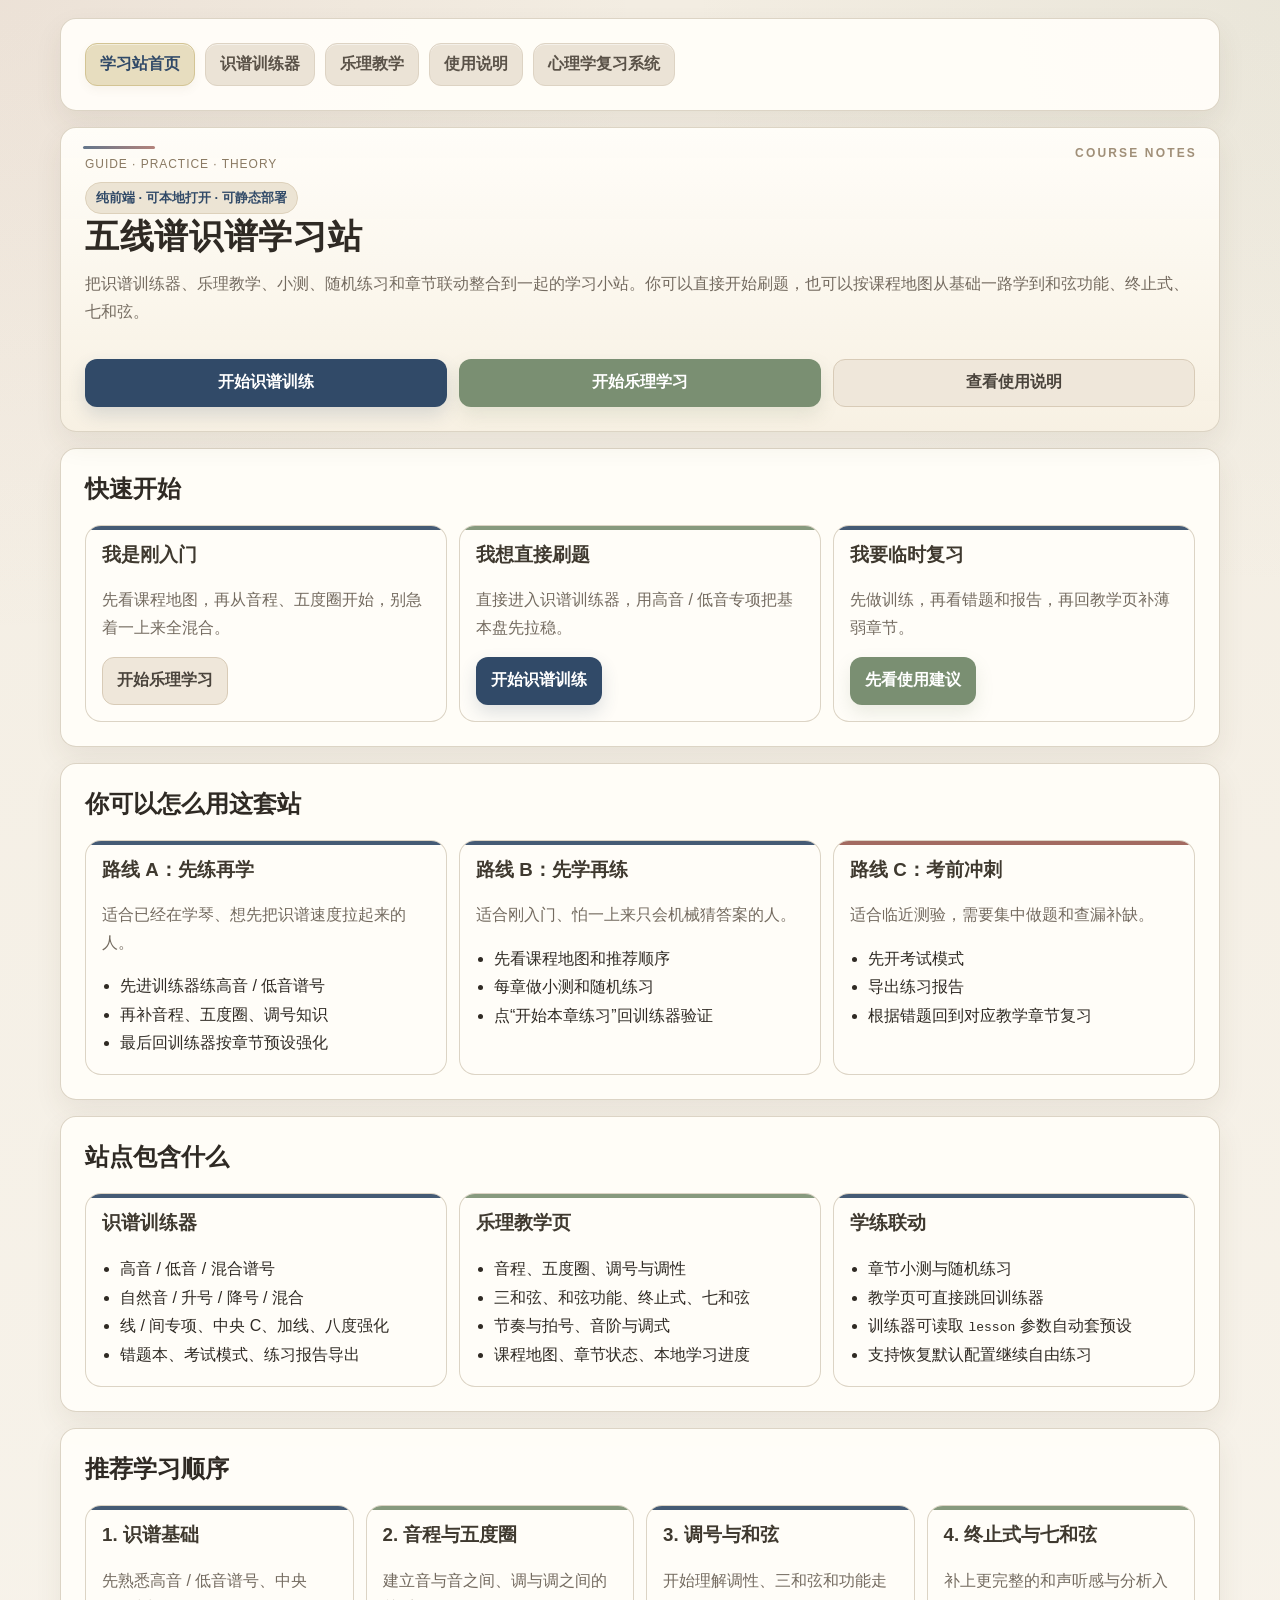
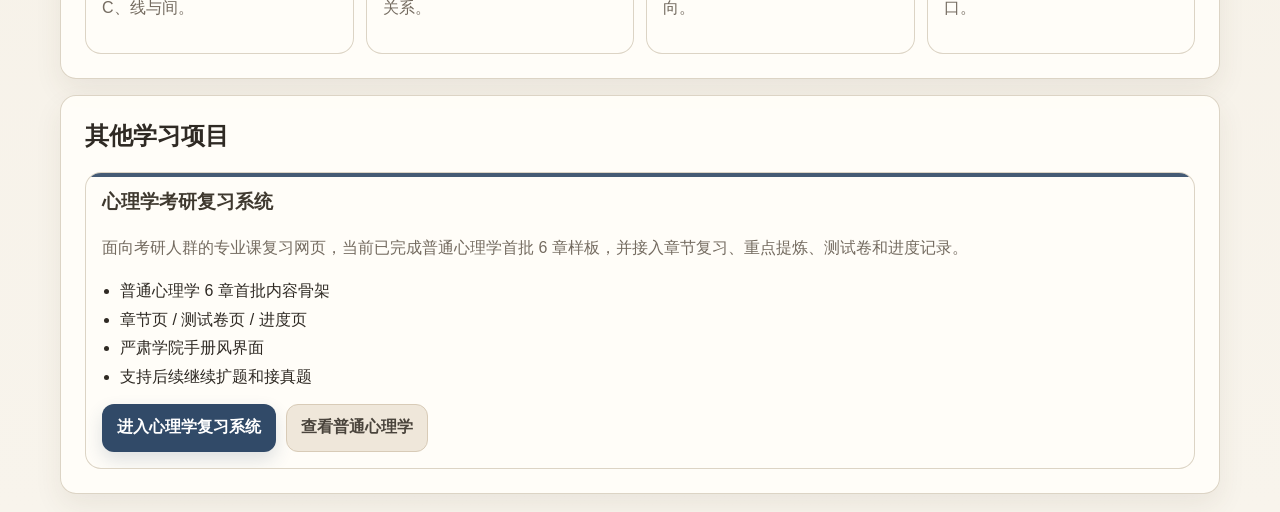
<file: webapp/home.html>
<!DOCTYPE html>
<html lang="zh-CN">
<head>
  <meta charset="UTF-8" />
  <meta name="viewport" content="width=device-width, initial-scale=1.0, viewport-fit=cover" />
  <title>五线谱识谱学习站</title>
  <link rel="icon" href="./favicon.svg" type="image/svg+xml" />
  <style>
    :root {
      --bg: #f8f4ec;
      --card: rgba(255,253,248,.96);
      --text: #2f2a24;
      --muted: #746b60;
      --primary: #314a68;
      --teal: #7a8f72;
      --accent: #9a5b52;
      --shadow: 0 12px 28px rgba(79,63,44,.08);
      --radius: 16px;
      --border: 1px solid rgba(219,210,194,.95);
    }
    * { box-sizing: border-box; }
    body {
      margin: 0;
      font-family: -apple-system, BlinkMacSystemFont, "Segoe UI", Roboto, "PingFang SC", "Microsoft YaHei", sans-serif;
      color: var(--text);
      background:
        radial-gradient(circle at top left, rgba(154,91,82,.08), transparent 26%),
        radial-gradient(circle at top right, rgba(122,143,114,.08), transparent 24%),
        linear-gradient(180deg, #f3ede2 0%, #f8f4ec 100%);
      min-height: 100vh;
      padding: 18px;
    }
    .app { width: min(1160px, 100%); margin: 0 auto; display: grid; gap: 16px; }
    .card { background: var(--card); border-radius: var(--radius); box-shadow: var(--shadow); padding: 24px; border: var(--border); }
    .hero { display: grid; gap: 18px; position: relative; overflow: hidden; background: linear-gradient(180deg, rgba(255,253,248,.98) 0%, rgba(247,240,227,.96) 100%); padding-top: 26px; }
    .hero::before { content: "COURSE NOTES"; position: absolute; right: 22px; top: 18px; font-size: 12px; letter-spacing: .18em; color: #a08f78; font-weight: 800; }
    .hero::after { content: ""; position: absolute; left: 22px; top: 18px; width: 72px; height: 3px; border-radius: 999px; background: linear-gradient(90deg, #314a68 0%, #9a5b52 100%); opacity: .75; }
    h1,h2,h3,p { margin-top: 0; }
    h1 { font-size: 34px; margin-bottom: 10px; letter-spacing: .02em; }
    h2 { color: #2f2a24; }
    h3 { color: #3f392f; }
    .subtitle,.muted { color: var(--muted); line-height: 1.7; }
    .top-nav { display: flex; flex-wrap: wrap; gap: 10px; align-items: center; }
    .nav-link { display: inline-flex; align-items: center; justify-content: center; min-height: 42px; padding: 10px 14px; border-radius: 12px; text-decoration: none; font-weight: 700; background: #ebe3d6; color: #5a5248; border: 1px solid #ddd3c3; box-shadow: inset 0 1px 0 rgba(255,255,255,.45); }
    .nav-link.active { background: #e7ddbf; color: #314a68; border-color: #d3c494; box-shadow: inset 0 1px 0 rgba(255,255,255,.45), 0 4px 10px rgba(122,106,74,.06); }
    .cta-row, .feature-grid, .path-grid { display: grid; gap: 12px; }
    .cta-row { grid-template-columns: repeat(auto-fit, minmax(220px, 1fr)); }
    .feature-grid, .path-grid { grid-template-columns: repeat(auto-fit, minmax(240px, 1fr)); }
    .panel { border-radius: 16px; padding: 16px; background: rgba(255,253,248,.95); border: var(--border); position: relative; overflow: hidden; }
    .panel::before { content: ""; position: absolute; left: 0; top: 0; width: 100%; height: 4px; background: #314a68; opacity: .9; }
    .feature-grid .panel:nth-child(2n)::before { background: #7a8f72; }
    .path-grid .panel:nth-child(3n)::before { background: #9a5b52; }
    .cta {
      display: inline-flex; align-items: center; justify-content: center; min-height: 48px; padding: 12px 14px;
      border-radius: 12px; text-decoration: none; font-weight: 700; transition: .15s ease; border: 1px solid transparent;
    }
    .cta.primary { background: var(--primary); color: white; box-shadow: 0 8px 18px rgba(49,74,104,.16); }
    .cta.secondary { background: #efe7da; color: #4a443c; border-color: #d8cbb7; }
    .cta.teal { background: var(--teal); color: white; box-shadow: 0 8px 18px rgba(122,143,114,.16); }
    .cta:hover { transform: translateY(-1px); }
    ul { margin: 0; padding-left: 18px; line-height: 1.8; }
    .pill { display: inline-flex; align-items: center; padding: 6px 10px; border-radius: 999px; background: #ece4d4; color: #314a68; font-size: 13px; font-weight: 700; border: 1px solid #ddd1bb; }
    @media (max-width: 720px) { body { padding: 12px; } .card { padding: 18px; } .hero { gap: 14px; padding-top: 24px; } .hero::before { right: 18px; top: 14px; font-size: 11px; } .hero::after { left: 18px; top: 14px; width: 56px; } h1 { font-size: 28px; } .cta-row { grid-template-columns: 1fr; } }
  </style>
</head>
<body>
  <div class="app">
    <section class="card">
      <div class="top-nav">
        <a class="nav-link active" href="./home.html">学习站首页</a>
        <a class="nav-link" href="./index.html">识谱训练器</a>
        <a class="nav-link" href="./learn.html">乐理教学</a>
        <a class="nav-link" href="./README.html">使用说明</a>
        <a class="nav-link" href="./psy-index.html">心理学复习系统</a>
      </div>
    </section>

    <section class="card hero">
      <div>
        <div class="muted" style="font-size:12px; letter-spacing:.08em; text-transform:uppercase; color:#8a7a63; margin-bottom:8px;">Guide · Practice · Theory</div>
        <div class="pill">纯前端 · 可本地打开 · 可静态部署</div>
        <h1>五线谱识谱学习站</h1>
        <p class="subtitle">把识谱训练器、乐理教学、小测、随机练习和章节联动整合到一起的学习小站。你可以直接开始刷题，也可以按课程地图从基础一路学到和弦功能、终止式、七和弦。</p>
      </div>
      <div class="cta-row">
        <a class="cta primary" href="./index.html">开始识谱训练</a>
        <a class="cta teal" href="./learn.html">开始乐理学习</a>
        <a class="cta secondary" href="./README.html">查看使用说明</a>
      </div>
    </section>

    <section class="card">
      <h2>快速开始</h2>
      <div class="feature-grid">
        <div class="panel">
          <h3>我是刚入门</h3>
          <p class="muted">先看课程地图，再从音程、五度圈开始，别急着一上来全混合。</p>
          <a class="cta secondary" href="./learn.html">开始乐理学习</a>
        </div>
        <div class="panel">
          <h3>我想直接刷题</h3>
          <p class="muted">直接进入识谱训练器，用高音 / 低音专项把基本盘先拉稳。</p>
          <a class="cta primary" href="./index.html">开始识谱训练</a>
        </div>
        <div class="panel">
          <h3>我要临时复习</h3>
          <p class="muted">先做训练，再看错题和报告，再回教学页补薄弱章节。</p>
          <a class="cta teal" href="./README.html">先看使用建议</a>
        </div>
      </div>
    </section>

    <section class="card">
      <h2>你可以怎么用这套站</h2>
      <div class="path-grid">
        <div class="panel">
          <h3>路线 A：先练再学</h3>
          <p class="muted">适合已经在学琴、想先把识谱速度拉起来的人。</p>
          <ul>
            <li>先进训练器练高音 / 低音谱号</li>
            <li>再补音程、五度圈、调号知识</li>
            <li>最后回训练器按章节预设强化</li>
          </ul>
        </div>
        <div class="panel">
          <h3>路线 B：先学再练</h3>
          <p class="muted">适合刚入门、怕一上来只会机械猜答案的人。</p>
          <ul>
            <li>先看课程地图和推荐顺序</li>
            <li>每章做小测和随机练习</li>
            <li>点“开始本章练习”回训练器验证</li>
          </ul>
        </div>
        <div class="panel">
          <h3>路线 C：考前冲刺</h3>
          <p class="muted">适合临近测验，需要集中做题和查漏补缺。</p>
          <ul>
            <li>先开考试模式</li>
            <li>导出练习报告</li>
            <li>根据错题回到对应教学章节复习</li>
          </ul>
        </div>
      </div>
    </section>

    <section class="card">
      <h2>站点包含什么</h2>
      <div class="feature-grid">
        <div class="panel">
          <h3>识谱训练器</h3>
          <ul>
            <li>高音 / 低音 / 混合谱号</li>
            <li>自然音 / 升号 / 降号 / 混合</li>
            <li>线 / 间专项、中央 C、加线、八度强化</li>
            <li>错题本、考试模式、练习报告导出</li>
          </ul>
        </div>
        <div class="panel">
          <h3>乐理教学页</h3>
          <ul>
            <li>音程、五度圈、调号与调性</li>
            <li>三和弦、和弦功能、终止式、七和弦</li>
            <li>节奏与拍号、音阶与调式</li>
            <li>课程地图、章节状态、本地学习进度</li>
          </ul>
        </div>
        <div class="panel">
          <h3>学练联动</h3>
          <ul>
            <li>章节小测与随机练习</li>
            <li>教学页可直接跳回训练器</li>
            <li>训练器可读取 <code>lesson</code> 参数自动套预设</li>
            <li>支持恢复默认配置继续自由练习</li>
          </ul>
        </div>
      </div>
    </section>

    <section class="card">
      <h2>推荐学习顺序</h2>
      <div class="feature-grid">
        <div class="panel"><h3>1. 识谱基础</h3><p class="muted">先熟悉高音 / 低音谱号、中央 C、线与间。</p></div>
        <div class="panel"><h3>2. 音程与五度圈</h3><p class="muted">建立音与音之间、调与调之间的关系。</p></div>
        <div class="panel"><h3>3. 调号与和弦</h3><p class="muted">开始理解调性、三和弦和功能走向。</p></div>
        <div class="panel"><h3>4. 终止式与七和弦</h3><p class="muted">补上更完整的和声听感与分析入口。</p></div>
      </div>
    </section>

    <section class="card">
      <h2>其他学习项目</h2>
      <div class="feature-grid">
        <div class="panel">
          <h3>心理学考研复习系统</h3>
          <p class="muted">面向考研人群的专业课复习网页，当前已完成普通心理学首批 6 章样板，并接入章节复习、重点提炼、测试卷和进度记录。</p>
          <ul>
            <li>普通心理学 6 章首批内容骨架</li>
            <li>章节页 / 测试卷页 / 进度页</li>
            <li>严肃学院手册风界面</li>
            <li>支持后续继续扩题和接真题</li>
          </ul>
          <div style="margin-top:12px; display:flex; gap:10px; flex-wrap:wrap;">
            <a class="cta primary" href="./psy-index.html">进入心理学复习系统</a>
            <a class="cta secondary" href="./psy-subject.html?subject=general_psychology">查看普通心理学</a>
          </div>
        </div>
      </div>
    </section>
  </div>
</body>
</html>
</file>
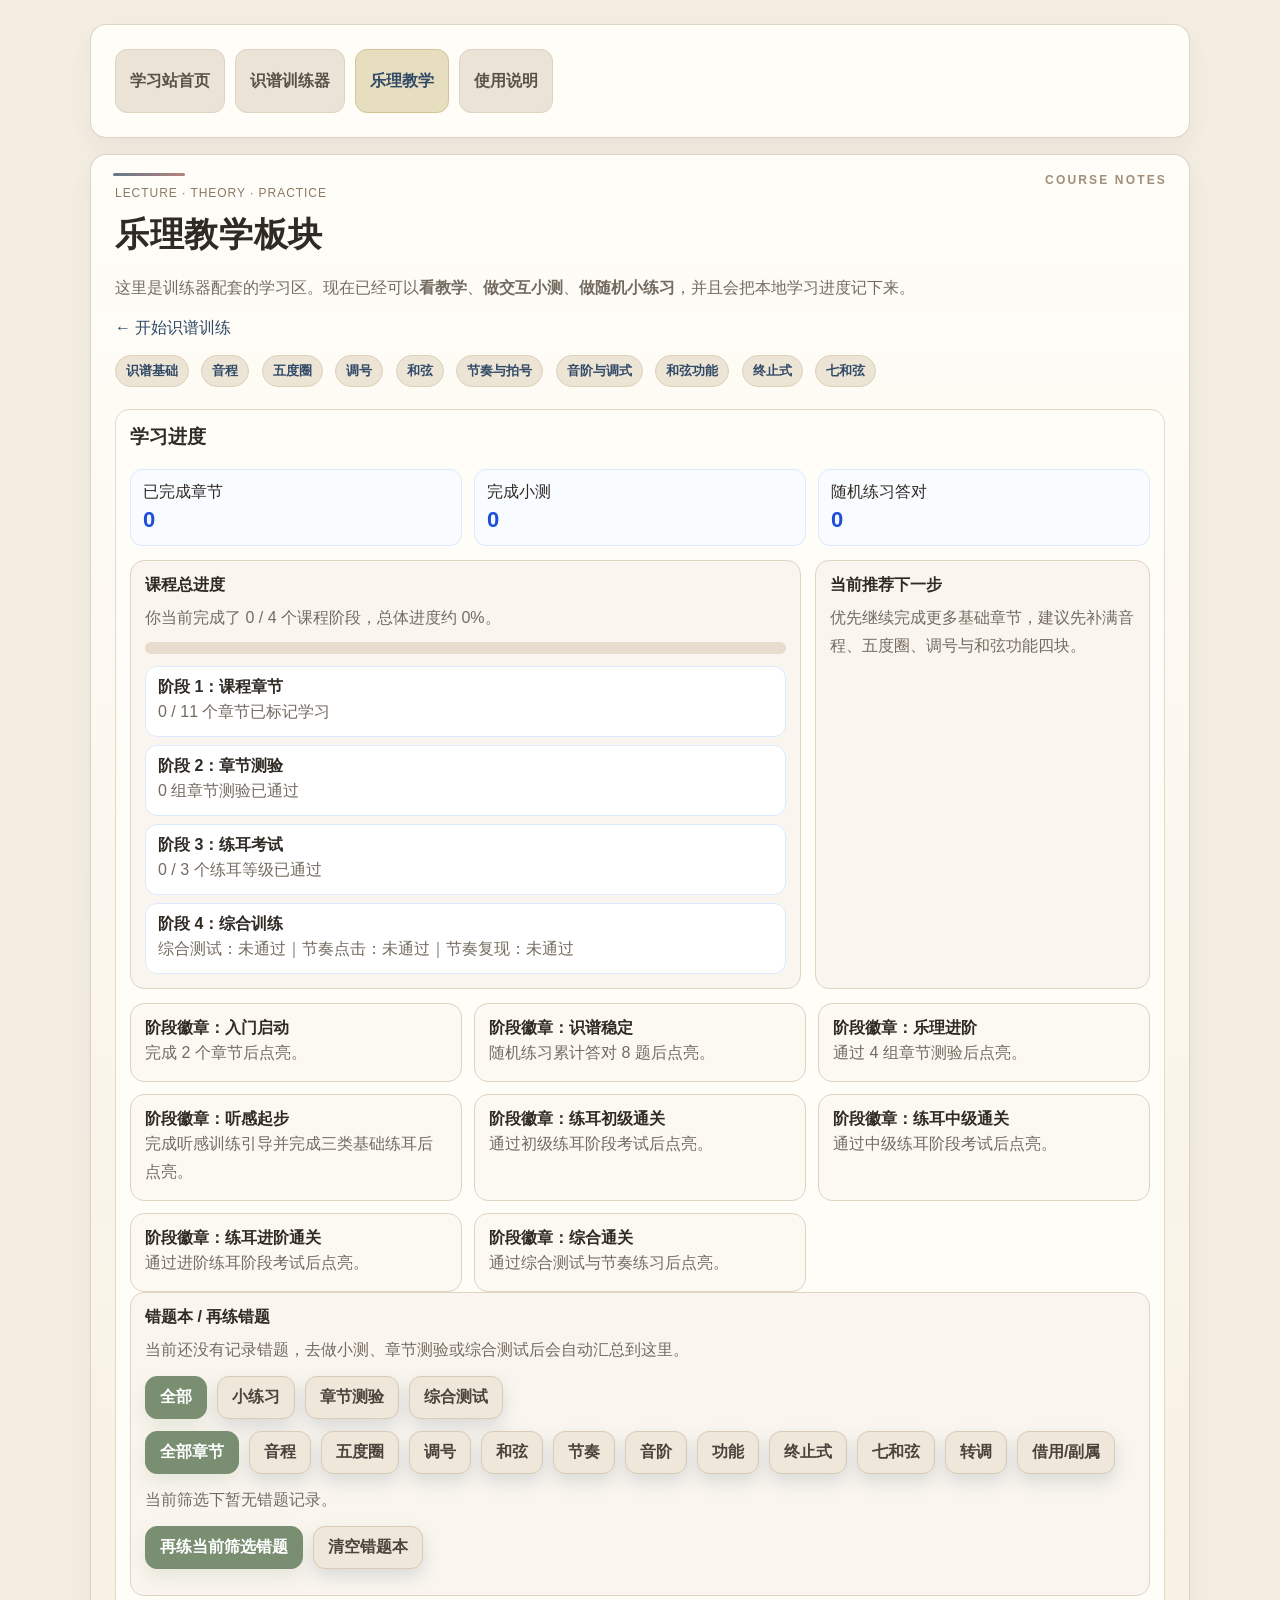
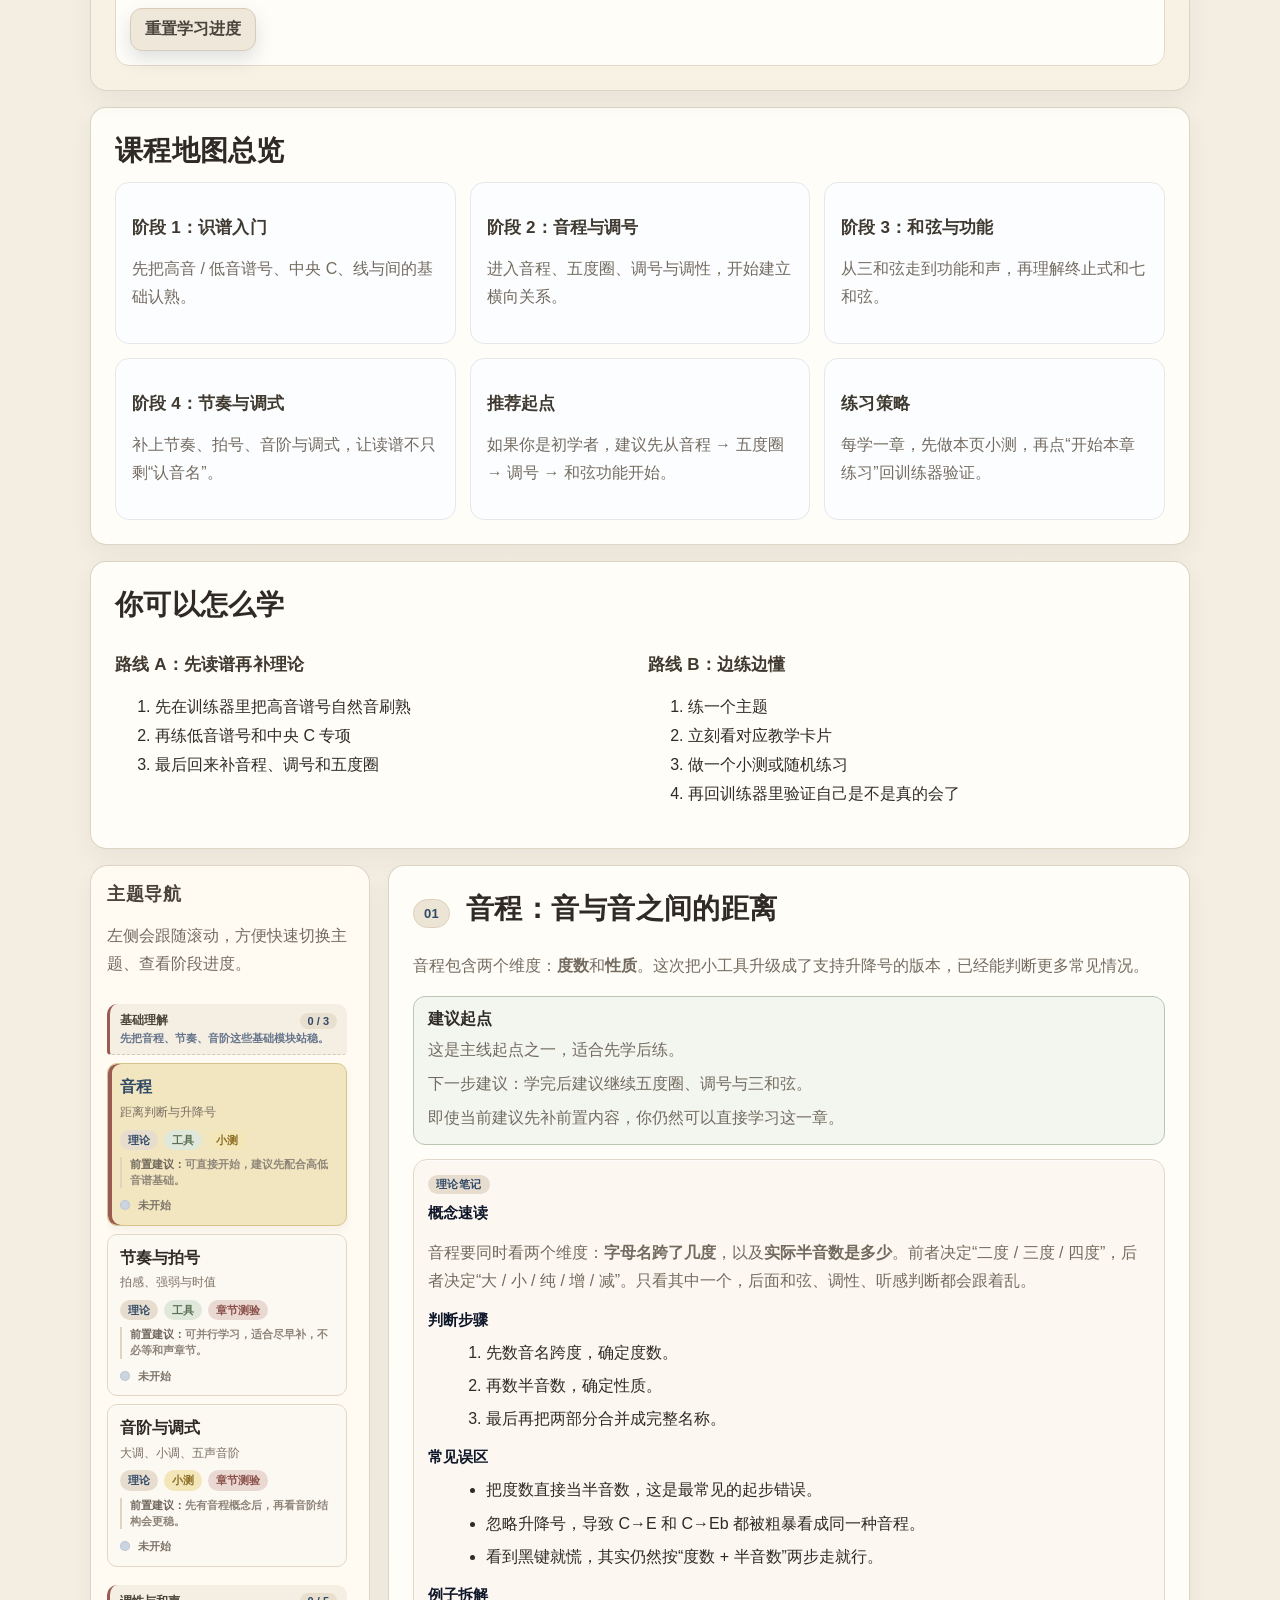
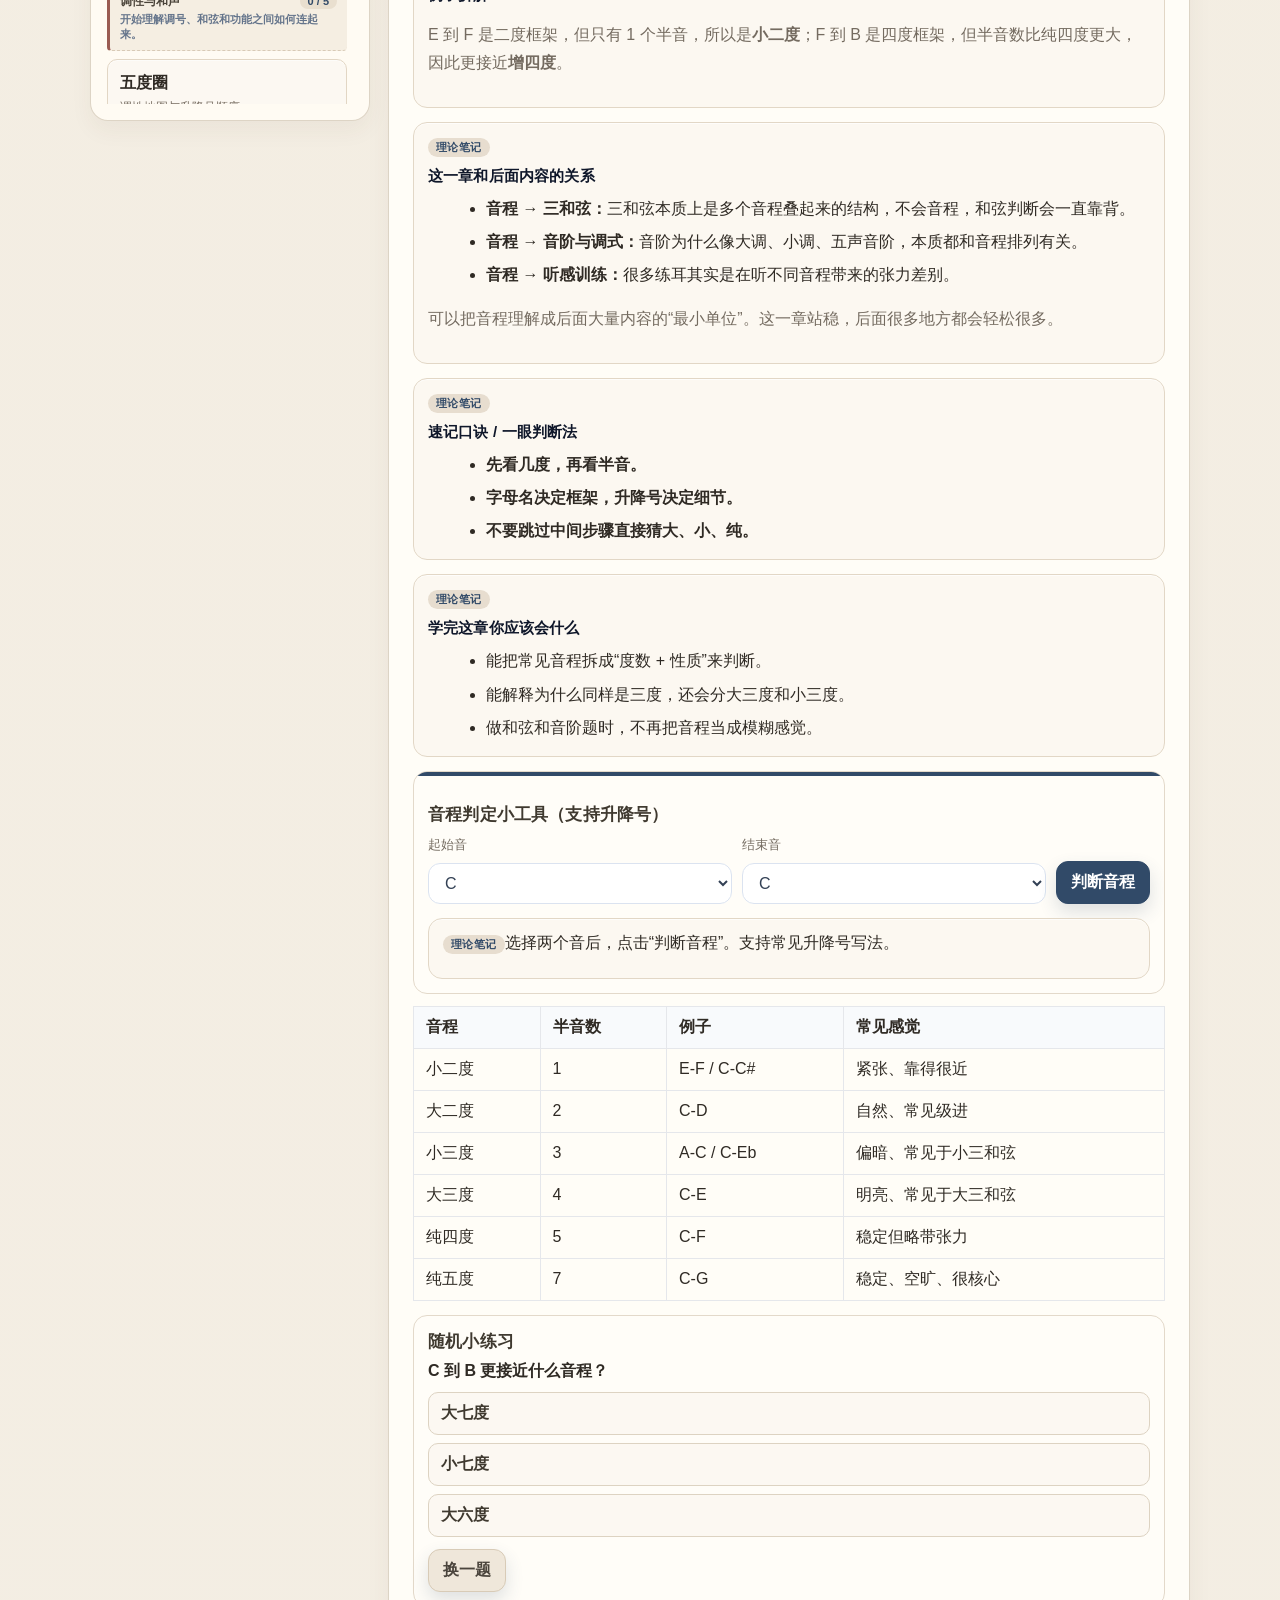
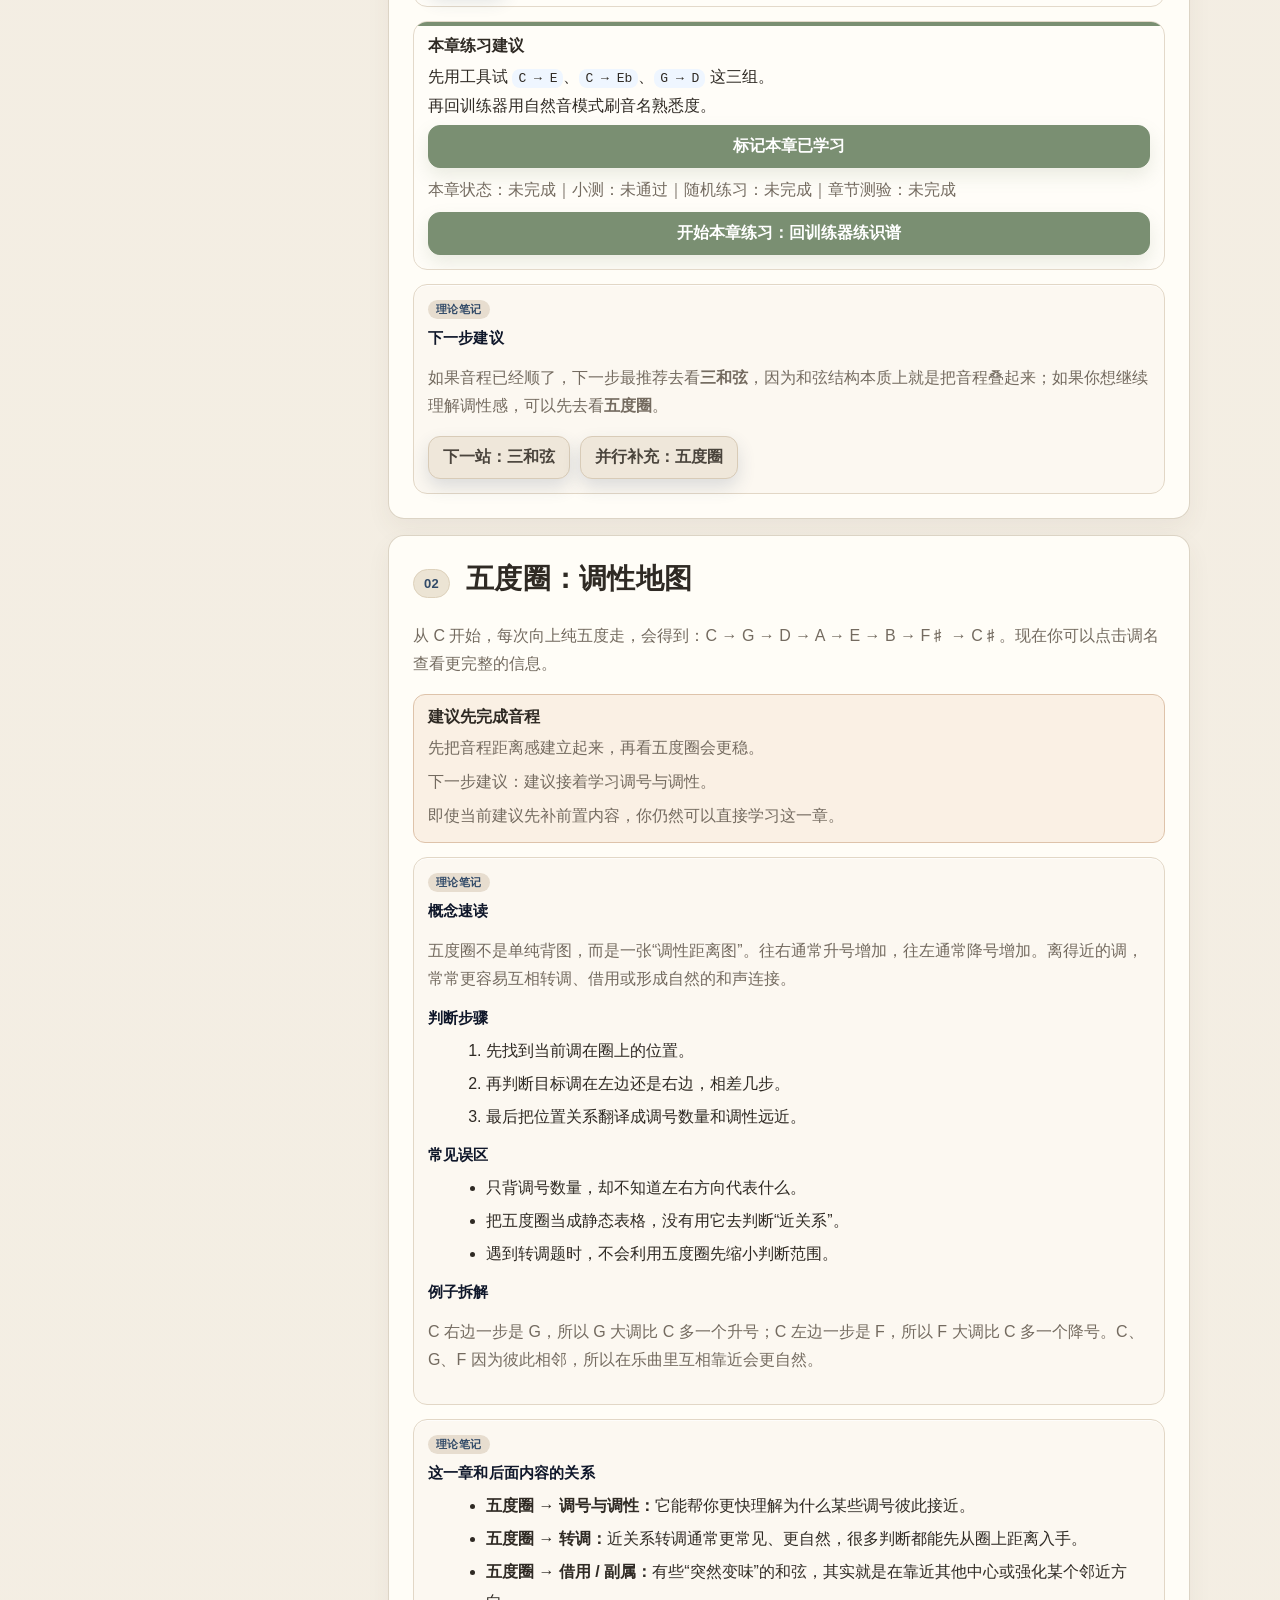
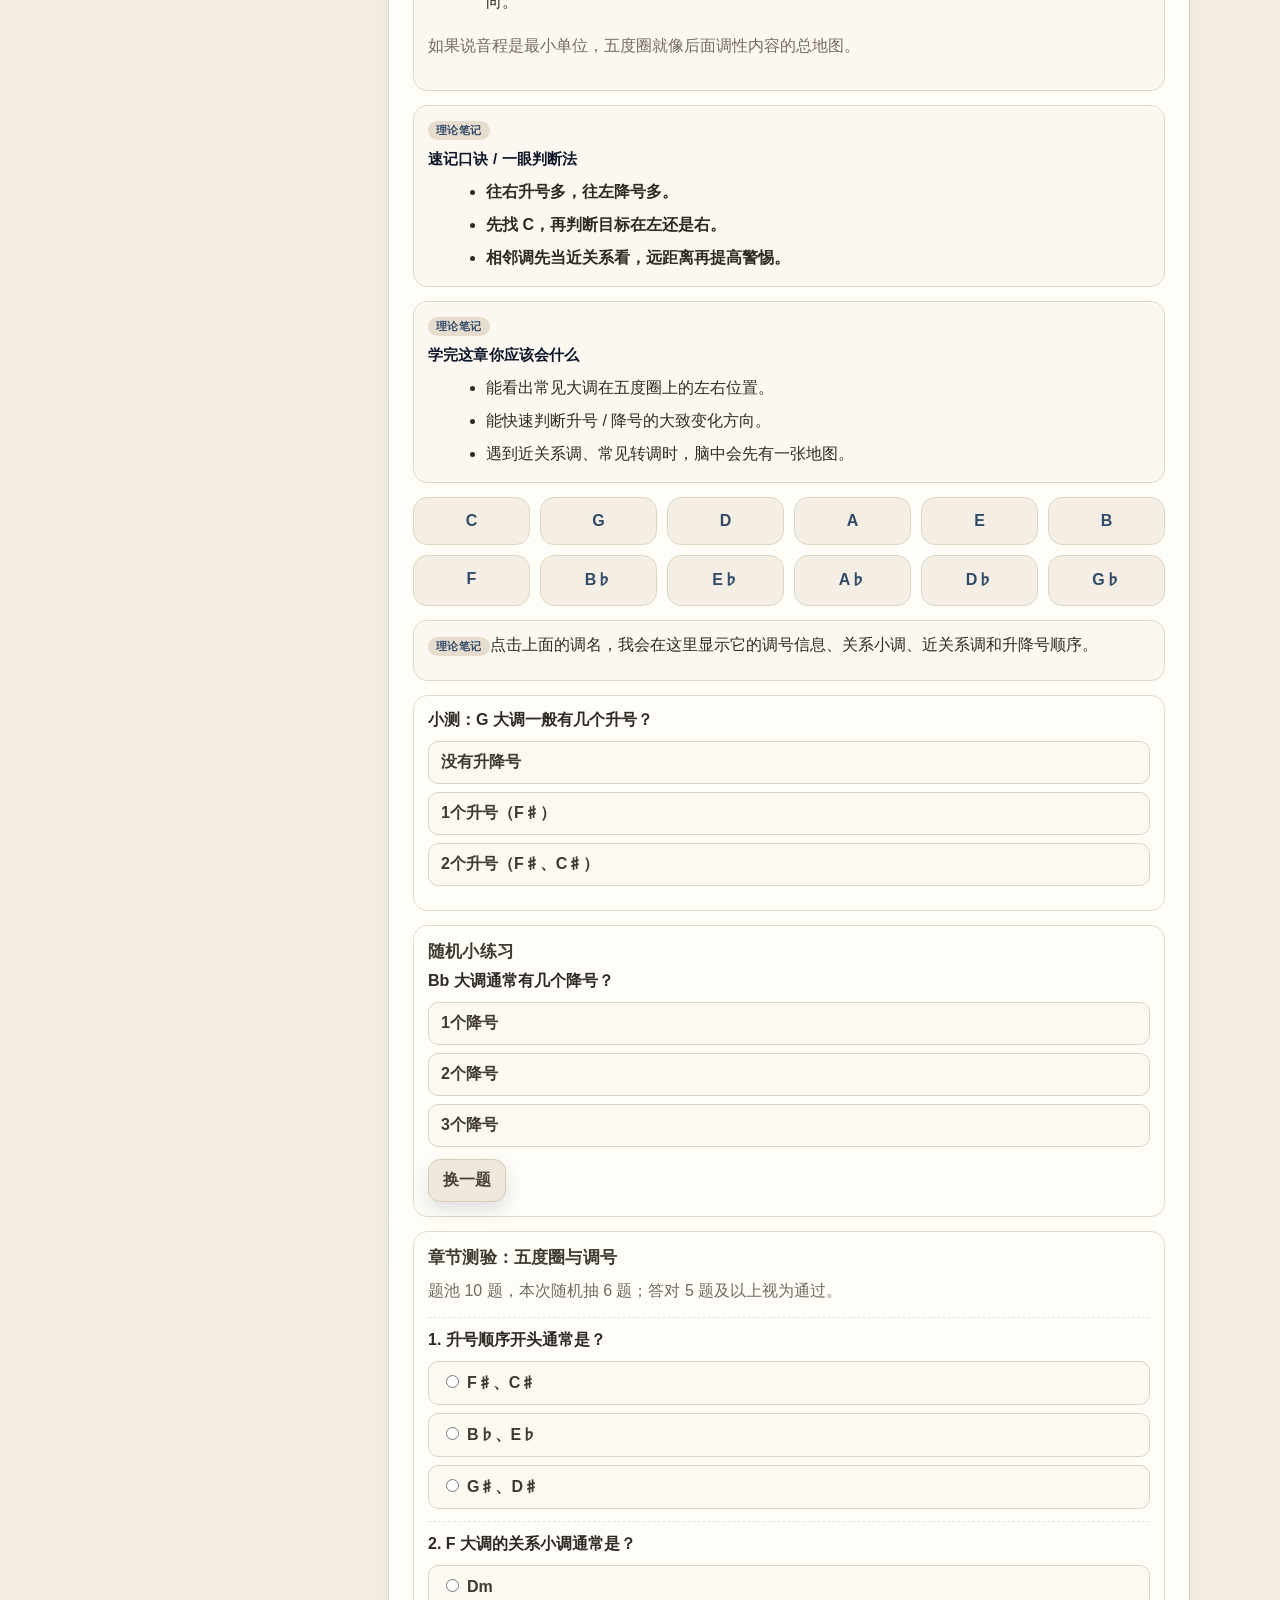
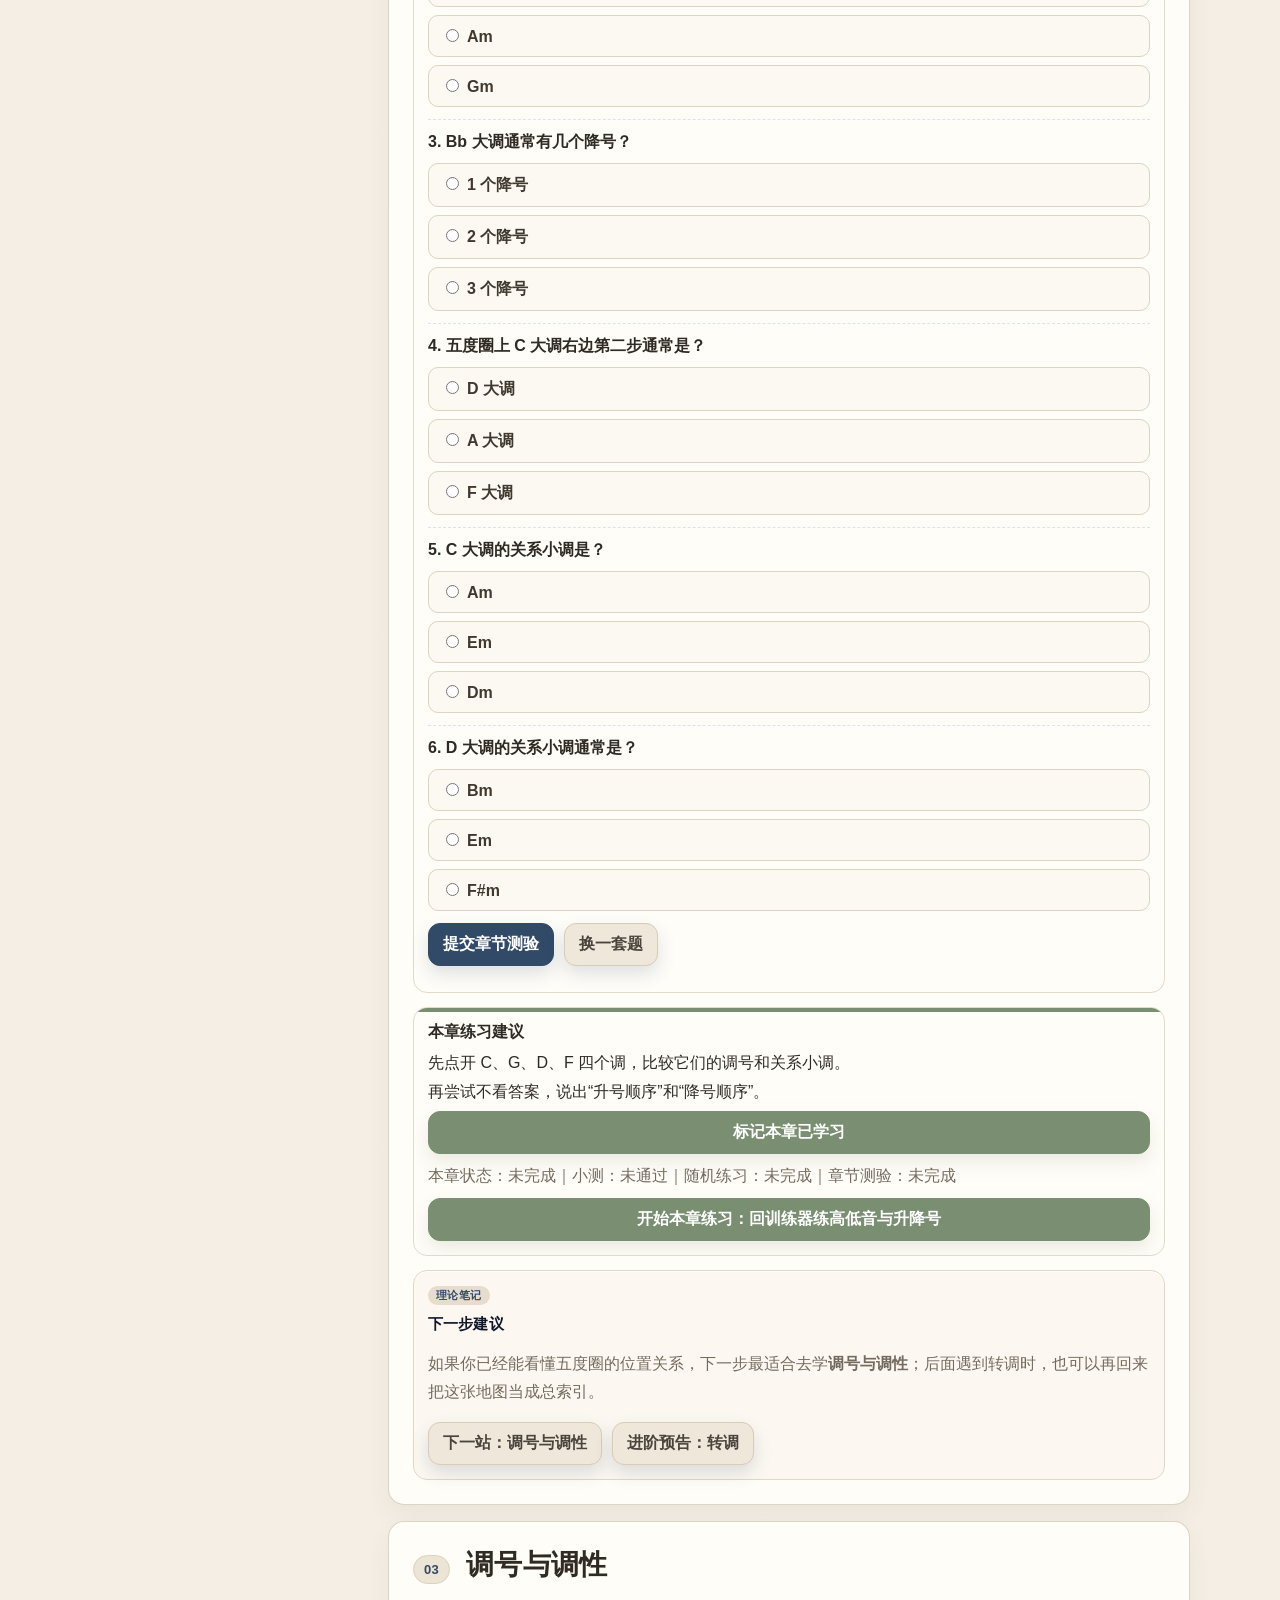
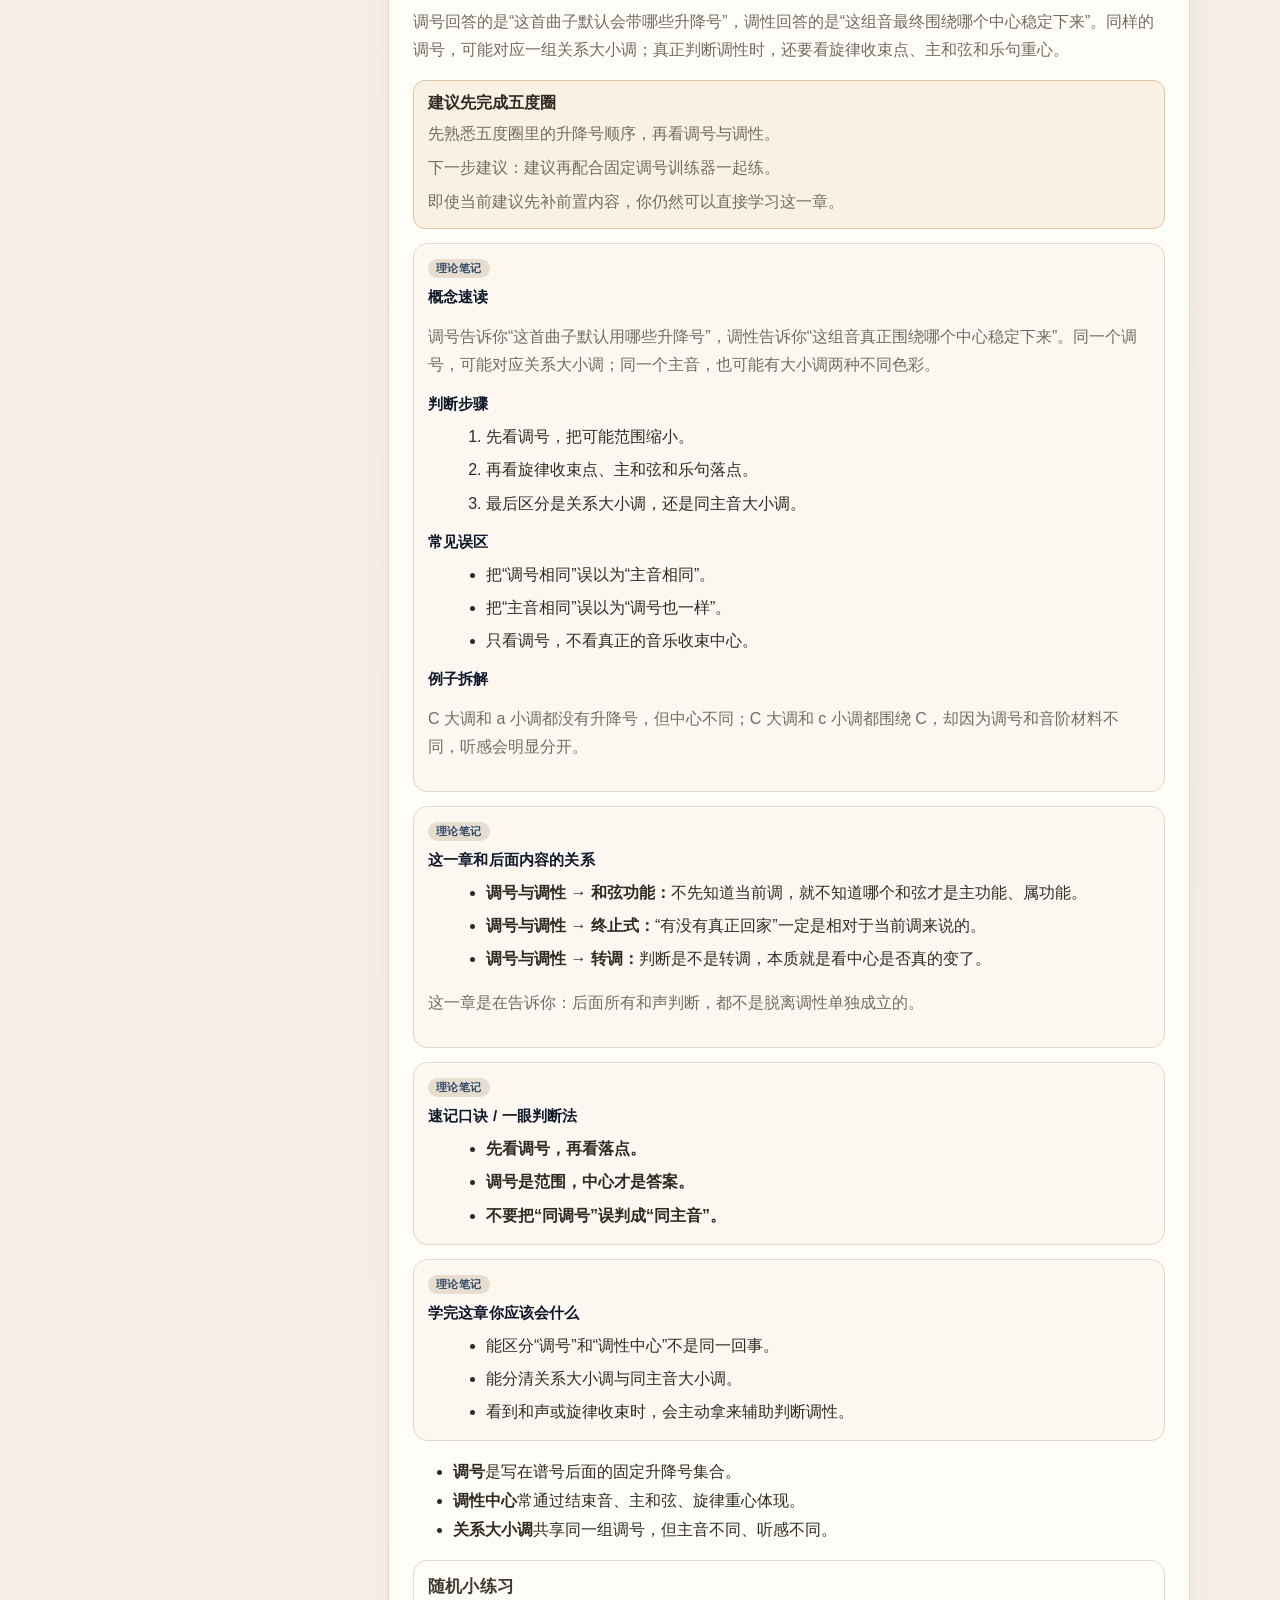
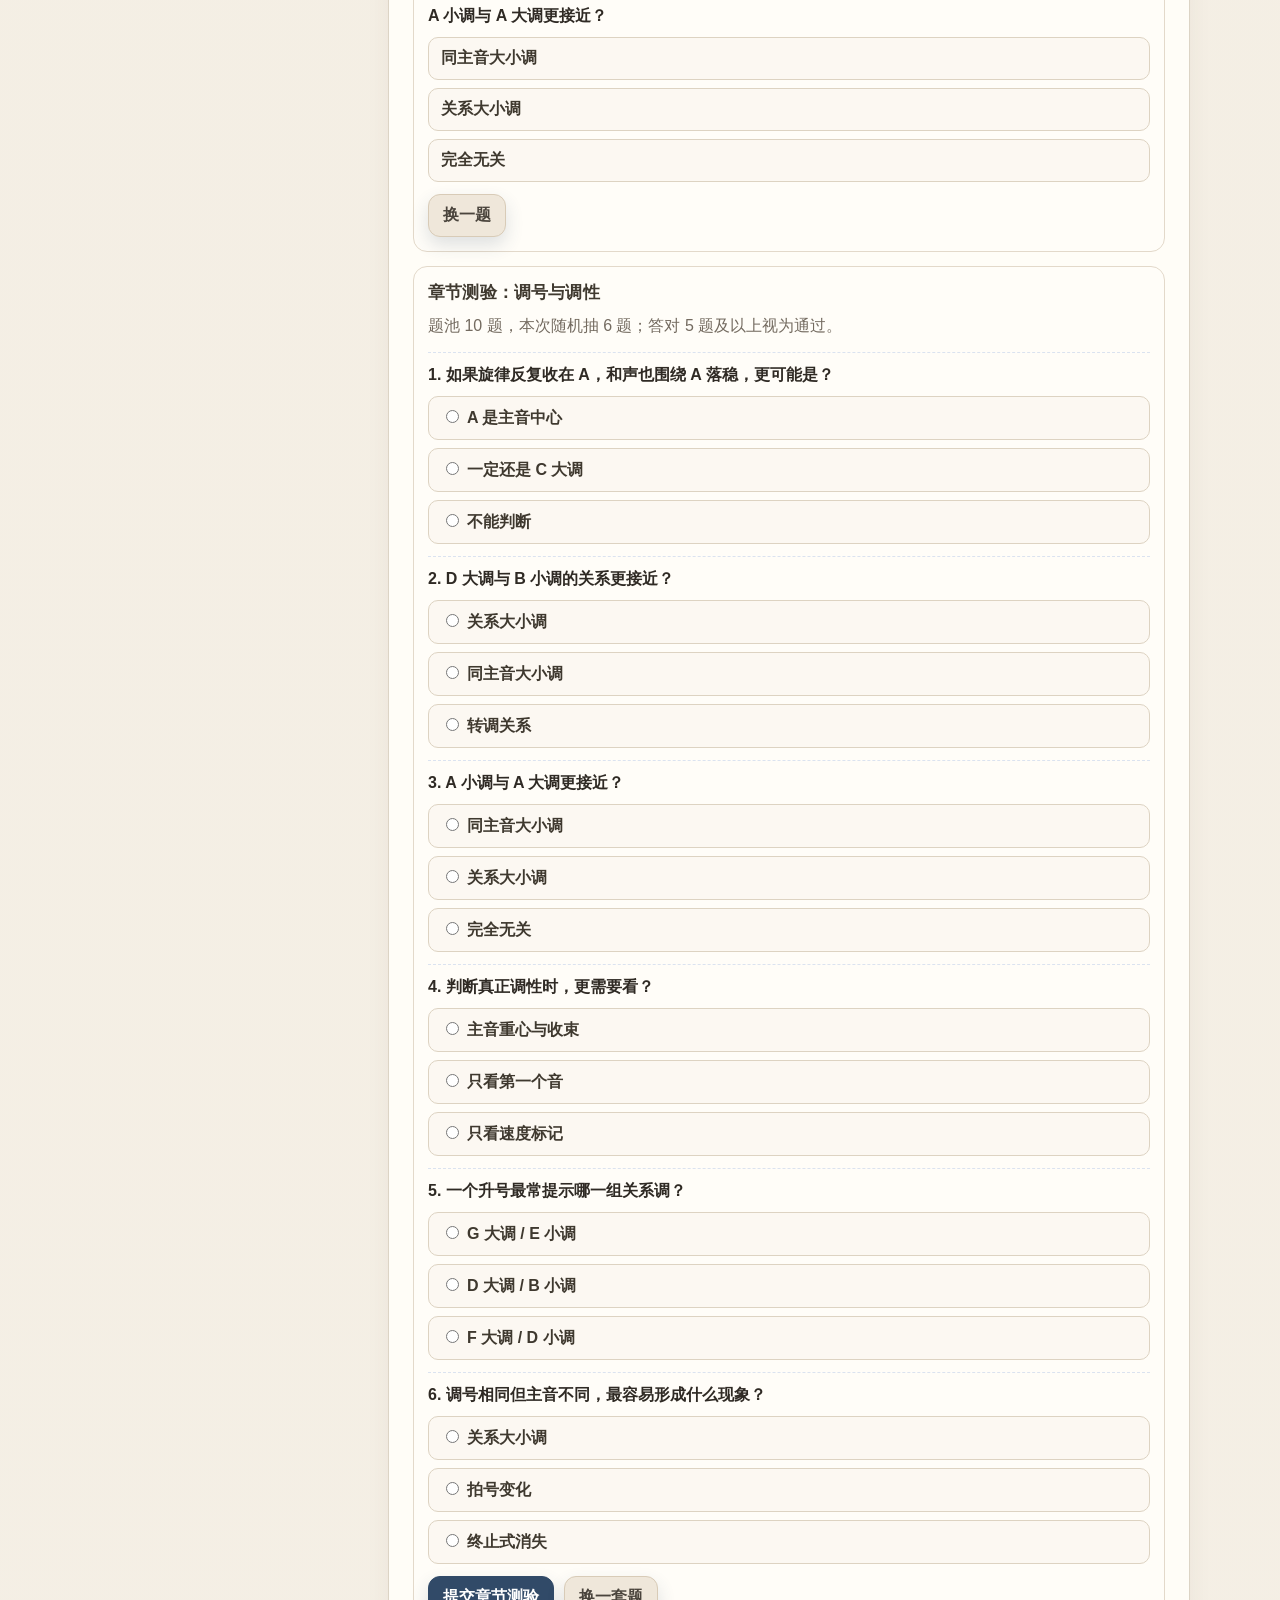
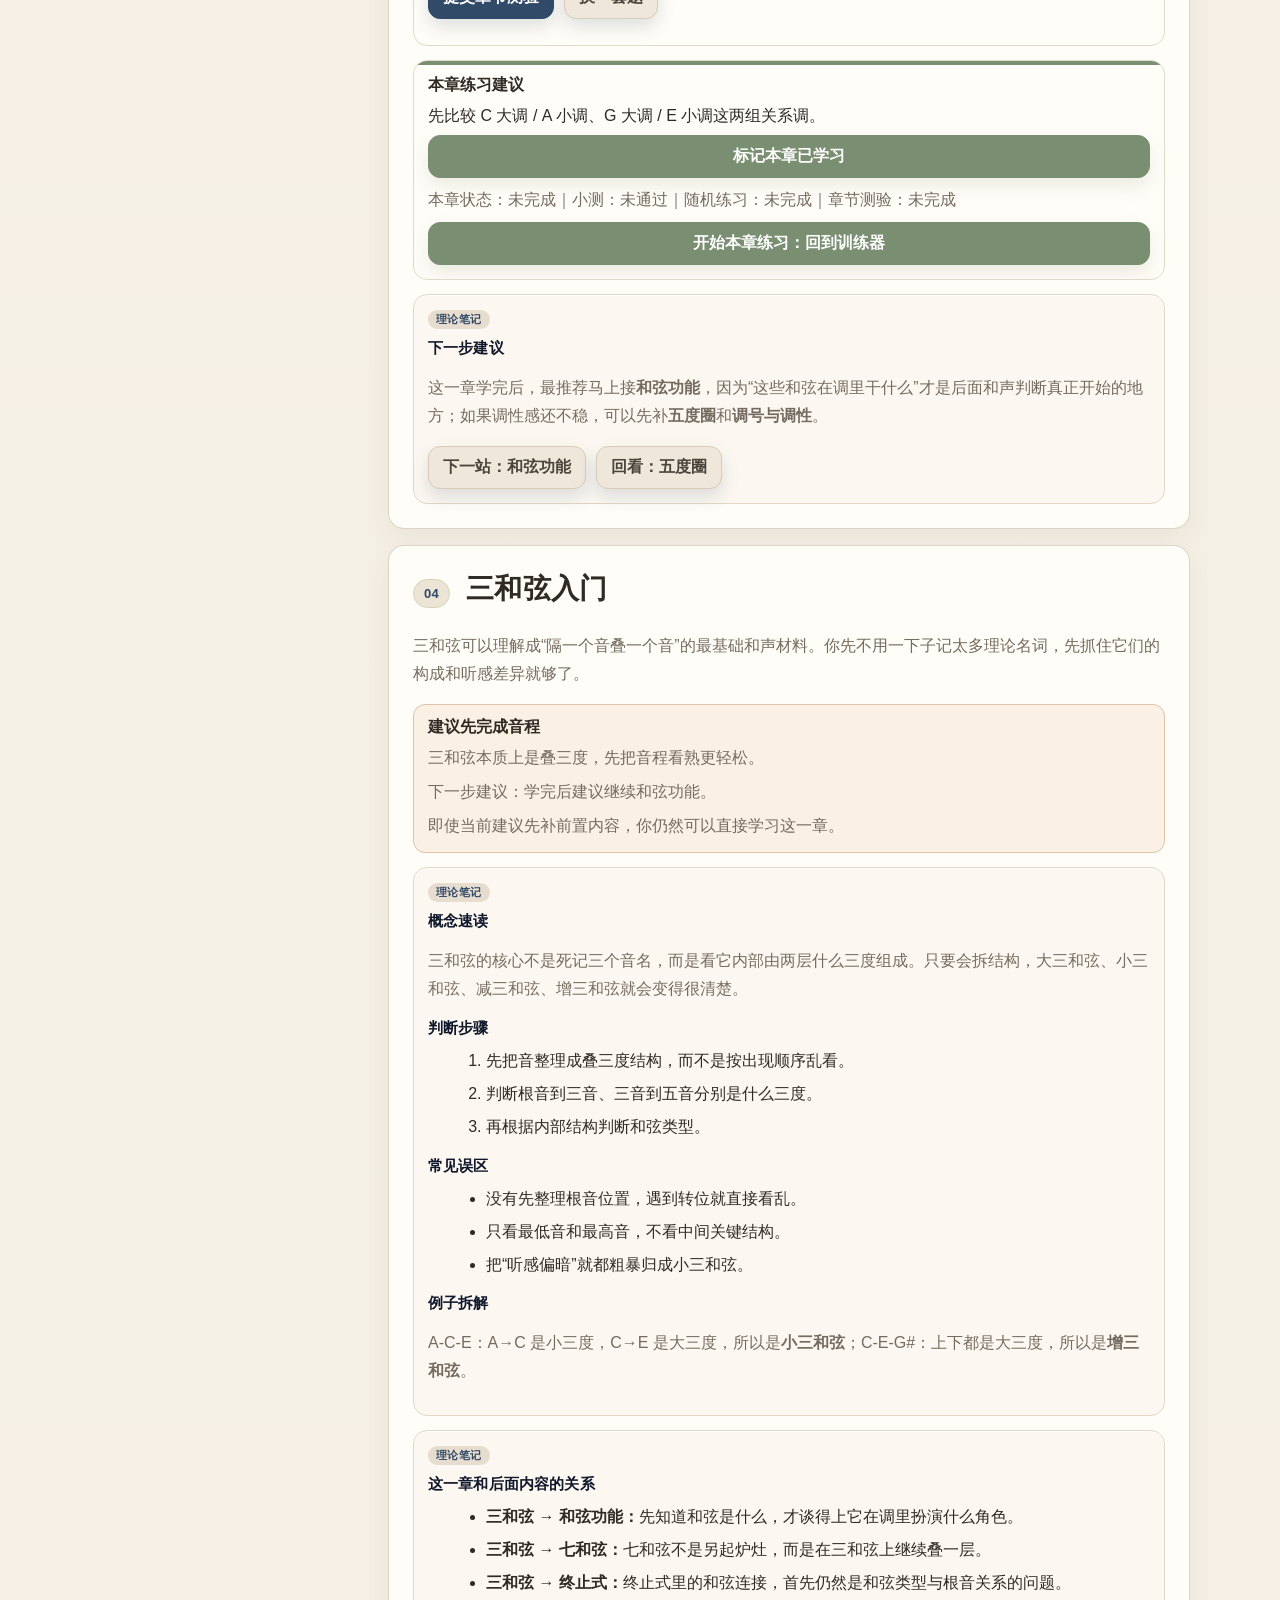
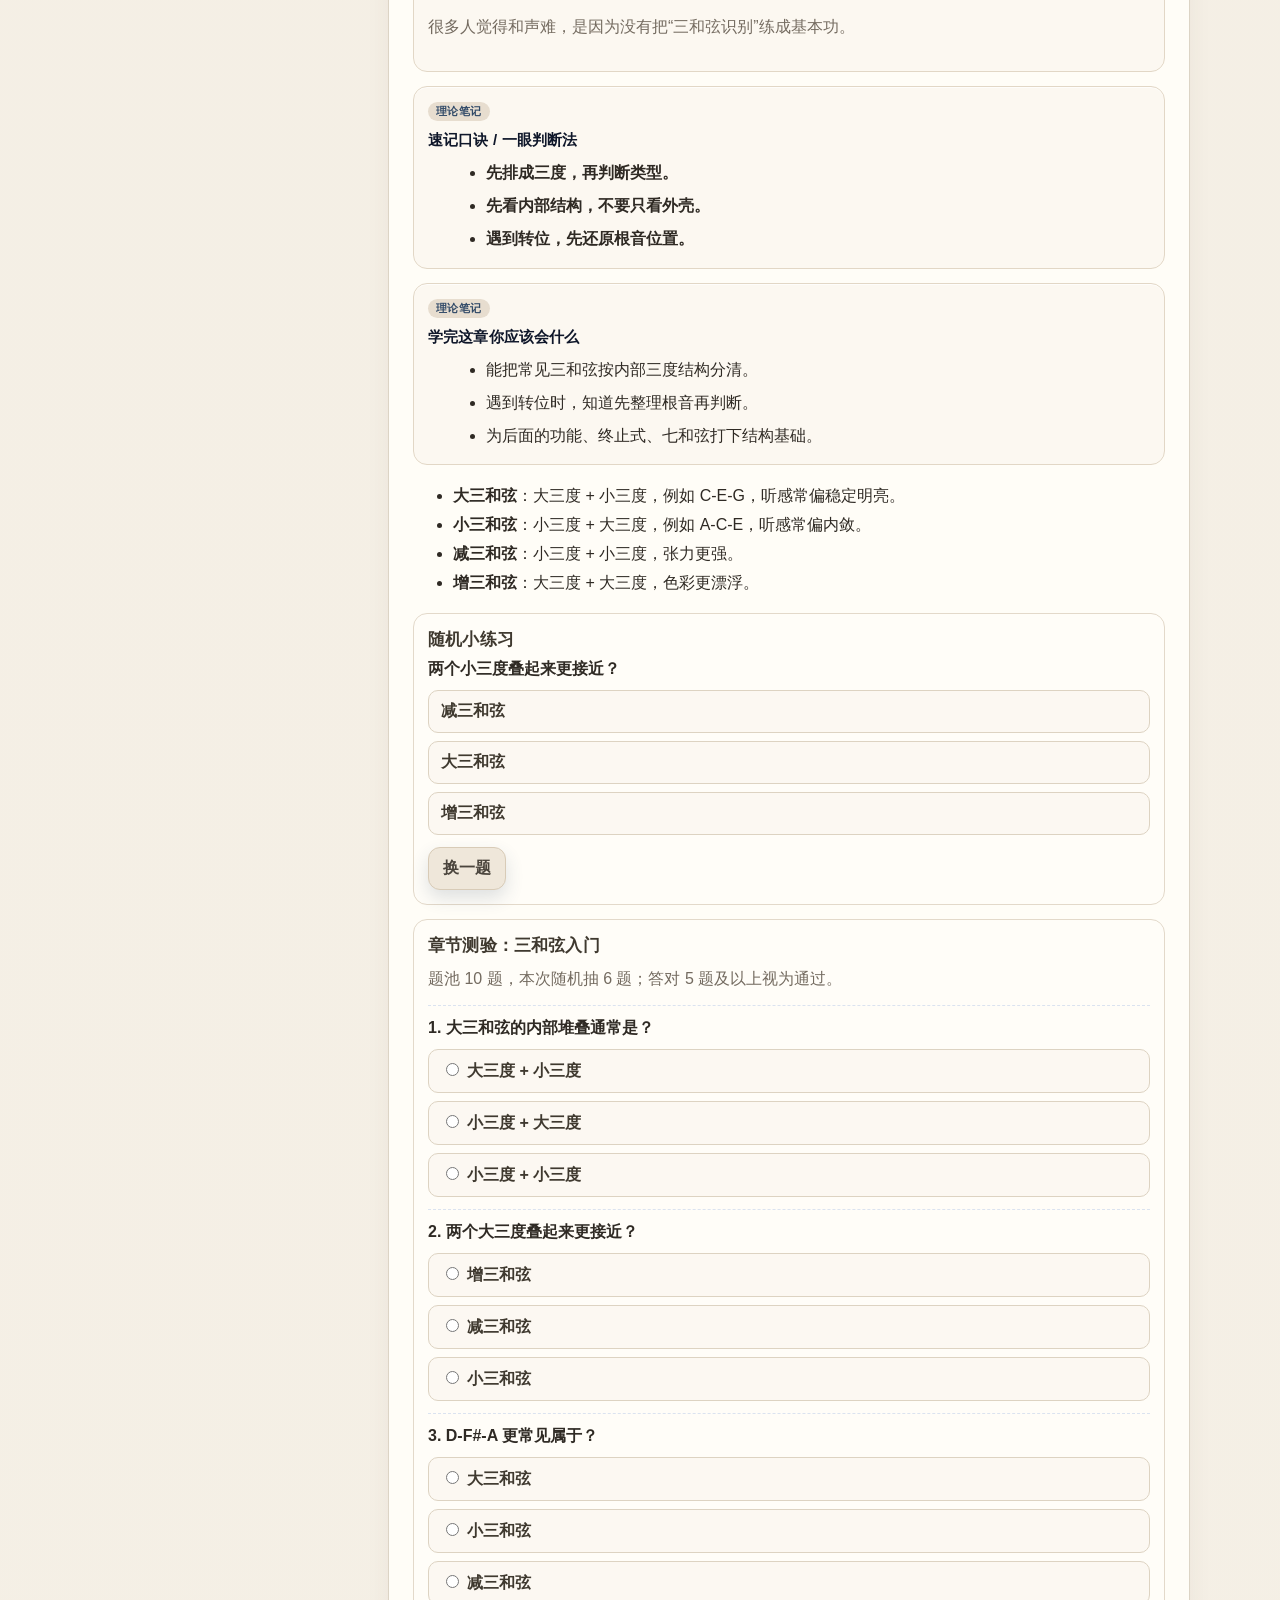
<file: webapp/learn.html>
<!DOCTYPE html>
<html lang="zh-CN">
<head>
  <meta charset="UTF-8" />
  <meta name="viewport" content="width=device-width, initial-scale=1.0" />
  <title>乐理教学 - 五线谱识谱训练器 Pro</title>
  <link rel="icon" href="./favicon.svg" type="image/svg+xml" />
  <style>
    body { margin: 0; font-family: -apple-system, BlinkMacSystemFont, "Segoe UI", "PingFang SC", sans-serif; background: linear-gradient(180deg, #f3ede2 0%, #f8f4ec 100%); color: #2f2a24; }
    .wrap { max-width: 1100px; margin: 0 auto; padding: 24px; }
    .top-nav { display: flex; flex-wrap: wrap; gap: 10px; align-items: center; }
    .nav-link { display: inline-flex; align-items: center; justify-content: center; min-height: 42px; padding: 10px 14px; border-radius: 12px; text-decoration: none; font-weight: 700; background: #ebe3d6; color: #5a5248; border: 1px solid #ddd3c3; }
    .nav-link.active { background: #e7ddbf; color: #314a68; border-color: #d3c494; }
    .hero, .card { background: rgba(255,253,248,.96); border-radius: 16px; box-shadow: 0 10px 24px rgba(79, 63, 44, 0.06); padding: 24px; margin-bottom: 16px; border: 1px solid rgba(219,210,194,.95); }
    .hero h1, .card h2 { margin-top: 0; color: #2f2a24; }
    .hero {
      position: relative;
      overflow: hidden;
      background: linear-gradient(180deg, rgba(255,253,248,.98) 0%, rgba(247,240,227,.96) 100%);
      padding-top: 28px;
    }
    .hero::before {
      content: "COURSE NOTES";
      position: absolute;
      right: 22px;
      top: 18px;
      font-size: 12px;
      letter-spacing: 0.18em;
      color: #a08f78;
      font-weight: 800;
    }
    .hero::after {
      content: "";
      position: absolute;
      left: 22px;
      top: 18px;
      width: 72px;
      height: 3px;
      border-radius: 999px;
      background: linear-gradient(90deg, #314a68 0%, #9a5b52 100%);
      opacity: .75;
    }
    .hero h1 {
      font-size: 34px;
      letter-spacing: 0.02em;
      margin-bottom: 10px;
    }
    .grid { display: grid; grid-template-columns: repeat(2, 1fr); gap: 16px; }
    .topic-grid { display: grid; grid-template-columns: repeat(3, 1fr); gap: 14px; }
    .topic { border: 1px solid #e5e7eb; border-radius: 14px; padding: 16px; background: #fbfdff; }
    .muted { color: #746b60; line-height: 1.75; }
    a { color: #314a68; text-decoration: none; }
    a:hover { color: #9a5b52; }
    ul, ol { line-height: 1.82; }
    .card h2 {
      margin-top: 0;
      color: #2f2a24;
      font-size: 28px;
      letter-spacing: 0.01em;
      margin-bottom: 12px;
    }
    .card h3 {
      color: #3f392f;
      font-size: 17px;
      letter-spacing: 0.01em;
      margin-bottom: 8px;
    }
    .pill { display: inline-block; padding: 6px 10px; border-radius: 999px; background: #ece4d4; color: #314a68; font-size: 13px; font-weight: 700; margin-right: 8px; margin-bottom: 8px; border: 1px solid #ddd1bb; }
    .circle { display: grid; grid-template-columns: repeat(6, 1fr); gap: 10px; margin-top: 14px; }
    .circle div { background: #f4eee4; border-radius: 14px; padding: 14px 8px; text-align: center; font-weight: 700; color: #314a68; cursor: pointer; border: 1px solid #e0d5c3; }
    .circle div:hover, .circle .active { background: #e7ddbf; color: #314a68; }
    .interactive-box, .tool-box, .quiz-box, .info-box, .practice-box, .progress-box, .mini-trainer, .chapter-exam { margin-top: 14px; border: 1px solid #e3d9ca; border-radius: 14px; padding: 14px; background: #fffdf8; }
    .compact-list {
      display: grid;
      gap: 8px;
      margin-top: 12px;
    }
    .compact-item {
      padding: 10px 12px;
      border-radius: 12px;
      border: 1px solid #ddd4c4;
      background: #fbf6ee;
      line-height: 1.6;
      position: relative;
    }
    .compact-item::before {
      content: "批注";
      display: inline-block;
      margin-right: 8px;
      color: #9a5b52;
      font-size: 11px;
      font-weight: 800;
      letter-spacing: 0.04em;
    }
    .compact-item strong {
      color: #0f172a;
    }
    .info-box {
      position: relative;
      background: #fcf8f1;
      border-color: #e2d7c6;
      box-shadow: inset 0 1px 0 rgba(255,255,255,0.7);
    }
    .info-box::before {
      content: "理论笔记";
      display: inline-block;
      margin-bottom: 10px;
      padding: 2px 8px;
      border-radius: 999px;
      background: #e7ddcf;
      color: #314a68;
      font-size: 11px;
      font-weight: 800;
      letter-spacing: 0.04em;
    }
    .info-box h3 {
      font-size: 15px;
      margin-bottom: 8px;
      color: #0f172a;
    }
    .info-box ul, .info-box ol {
      margin: 8px 0 0 18px;
    }
    .info-box li + li {
      margin-top: 4px;
    }
    .interactive-box { background: #fbfdff; }
    .cta-row { display: flex; flex-wrap: wrap; gap: 10px; margin-top: 12px; }
    .cta { display: inline-flex; align-items: center; justify-content: center; padding: 10px 14px; border-radius: 12px; background: #314a68; color: white; font-weight: 700; text-decoration: none; border: 1px solid #314a68; cursor: pointer; box-shadow: 0 8px 18px rgba(49,74,104,.16); }
    .cta.secondary { background: #7a8f72; border-color: #7a8f72; box-shadow: 0 8px 18px rgba(122,143,114,.16); }
    .cta.ghost { background: #efe7da; color: #4a443c; border-color: #d8cbb7; }
    .quiz-q { font-weight: 700; margin-bottom: 8px; }
    .quiz-options { display: grid; gap: 8px; margin-top: 10px; }
    .quiz-btn { border: 1px solid #ddd3c2; background: #fcf8f2; border-radius: 10px; padding: 10px 12px; cursor: pointer; text-align: left; font-weight: 600; color: #3f392f; }
    .quiz-btn:hover { background: #f4ebdc; }
    .quiz-result { margin-top: 10px; font-weight: 700; }
    .tool-grid { display: grid; grid-template-columns: 1fr 1fr auto; gap: 10px; align-items: end; }
    .interval-table { width: 100%; border-collapse: collapse; margin-top: 12px; }
    .interval-table th, .interval-table td { border: 1px solid #e5e7eb; padding: 10px 12px; text-align: left; }
    .interval-table th { background: #f8fafc; }
    .practice-list { display: grid; gap: 8px; margin-top: 10px; }
    .practice-box, .tool-box, .mastery-box, .audio-box, .ear-exam-box {
      position: relative;
      overflow: hidden;
    }
    .practice-box::before, .tool-box::before, .mastery-box::before, .audio-box::before, .ear-exam-box::before {
      content: "";
      position: absolute;
      left: 0;
      top: 0;
      width: 100%;
      height: 4px;
      background: #7a8f72;
    }
    .tool-box::before, .audio-box::before { background: #314a68; }
    .mastery-box::before, .ear-exam-box::before { background: #9a5b52; }
    .progress-grid { display: grid; grid-template-columns: repeat(3, 1fr); gap: 12px; }
    .stat { background: #f8fbff; border-radius: 12px; padding: 12px; border: 1px solid #dbeafe; }
    .stat strong { display: block; font-size: 22px; margin-top: 4px; color: #1d4ed8; }
    .mini-question { font-weight: 700; margin-bottom: 10px; }
    .mini-status { margin-top: 10px; font-weight: 700; }
    .exam-question { margin-top: 12px; padding-top: 12px; border-top: 1px dashed #dbe3f0; }
    .exam-question:first-of-type { margin-top: 0; padding-top: 0; border-top: none; }
    .exam-title { font-weight: 700; margin-bottom: 8px; }
    .exam-result { margin-top: 12px; font-weight: 700; }
    .exam-review { margin-top: 12px; display: grid; gap: 8px; }
    .exam-review-item { border-radius: 10px; padding: 10px 12px; border: 1px solid #e5e7eb; background: #f8fbff; line-height: 1.7; }
    .back-to-top-btn {
      position: fixed;
      right: 18px;
      bottom: 18px;
      z-index: 30;
      border: none;
      border-radius: 999px;
      padding: 12px 16px;
      background: #334155;
      color: #fff;
      box-shadow: 0 10px 24px rgba(15, 23, 42, 0.18);
      cursor: pointer;
      font-size: 14px;
      font-weight: 700;
      display: none;
    }
    .back-to-top-btn.show { display: inline-flex; align-items: center; gap: 6px; }
    .back-to-top-btn:hover { background: #1e293b; }
    .mastery-box { margin-top: 14px; border: 1px solid #d8cdbd; border-radius: 14px; padding: 16px; background: linear-gradient(180deg,#faf6ef 0%,#f2ebdf 100%); }
    .lesson-shell { display: grid; grid-template-columns: 280px minmax(0, 1fr); gap: 18px; align-items: start; margin-bottom: 16px; }
    .lesson-sidebar {
      position: sticky;
      top: 16px;
      align-self: start;
      background: rgba(255,251,244,.96);
      border-radius: 18px;
      box-shadow: 0 10px 22px rgba(79, 63, 44, 0.05);
      border: 1px solid rgba(220,210,194,.95);
      padding: 16px;
    }
    .lesson-sidebar-header { display:flex; align-items:center; justify-content:space-between; gap:8px; margin-bottom: 10px; }
    .lesson-sidebar-title { margin: 0; font-size: 18px; letter-spacing: 0.04em; color: #4a4339; }
    .lesson-nav {
      display:grid;
      gap:8px;
      margin-top: 10px;
      max-height: calc(100vh - 190px);
      overflow-y: auto;
      padding-right: 6px;
      scrollbar-width: thin;
      scrollbar-color: #94a3b8 #e2e8f0;
    }
    .lesson-nav-group {
      margin-top: 10px;
      padding: 8px 10px;
      border-left: 3px solid #9a5b52;
      border-bottom: 1px dashed #d8cab6;
      font-size: 12px;
      font-weight: 800;
      color: #4a4339;
      background: rgba(245, 238, 226, 0.98);
      border-radius: 10px 10px 4px 4px;
    }
    .lesson-nav-group-head {
      display: flex;
      align-items: center;
      justify-content: space-between;
      gap: 8px;
    }
    .lesson-nav-group-count {
      font-size: 11px;
      font-weight: 800;
      color: #314a68;
      background: #e9dfcf;
      border-radius: 999px;
      padding: 2px 8px;
      white-space: nowrap;
    }
    .lesson-nav-group small {
      display: block;
      margin-top: 2px;
      color: #64748b;
      font-size: 11px;
      font-weight: 600;
    }
    .lesson-nav::-webkit-scrollbar { width: 8px; }
    .lesson-nav::-webkit-scrollbar-track { background: #e2e8f0; border-radius: 999px; }
    .lesson-nav::-webkit-scrollbar-thumb { background: #94a3b8; border-radius: 999px; }
    .lesson-nav-link {
      display:block;
      padding: 11px 12px;
      border-radius: 10px;
      background: #fcf8f2;
      border: 1px solid #e2d6c4;
      color: #2f2a24;
      font-weight: 700;
      line-height: 1.48;
      box-shadow: inset 0 1px 0 rgba(255,255,255,0.6);
    }
    .lesson-nav-link small { display:block; color:#7a7064; font-weight: 500; margin-top: 5px; font-size: 12px; }
    .lesson-nav-tags { display:flex; flex-wrap:wrap; gap:6px; margin-top: 8px; }
    .lesson-nav-tag {
      display:inline-flex;
      align-items:center;
      border-radius: 999px;
      padding: 2px 8px;
      font-size: 11px;
      font-weight: 700;
      background: #e8dfd1;
      color: #5a5045;
    }
    .lesson-nav-tag.theory { background: #e7ddcf; color: #314a68; }
    .lesson-nav-tag.tool { background: #e0e8db; color: #5a7053; }
    .lesson-nav-tag.quiz { background: #f3e6b9; color: #8b6b21; }
    .lesson-nav-tag.exam { background: #ead8d3; color: #8a4f47; }
    .lesson-nav-tag.mixed { background: #e8dfd6; color: #6d5744; }
    .lesson-nav-prereq {
      margin-top: 7px;
      font-size: 10.5px;
      color: #8e857a;
      line-height: 1.5;
      padding-left: 8px;
      border-left: 2px solid #e0d3bf;
    }
    .lesson-nav-prereq strong { color: #6e655b; }
    .lesson-nav-progress { display:flex; align-items:center; gap:8px; margin-top: 9px; }
    .lesson-nav-dot {
      width: 10px;
      height: 10px;
      border-radius: 999px;
      background: #cbd5e1;
      box-shadow: inset 0 0 0 1px rgba(15, 23, 42, 0.08);
      flex: 0 0 auto;
    }
    .lesson-nav-dot.started { background: #8fa78a; }
    .lesson-nav-dot.testing { background: #d2ae55; }
    .lesson-nav-dot.passed { background: #7a8f72; }
    .lesson-nav-progress-text { font-size: 11px; color: #7b7368; font-weight: 600; }
    .lesson-nav-link.active { background:#f1e6bf; color:#314a68; border-color:#d6c48d; box-shadow: inset 4px 0 0 #9a5b52, 0 4px 10px rgba(122, 106, 74, 0.08); }
    .lesson-content { min-width: 0; }
    .badge-grid { display: grid; grid-template-columns: repeat(3, 1fr); gap: 12px; margin-top: 14px; }
    .badge-card { border-radius: 14px; border: 1px solid #ded2c1; padding: 14px; background: #fcf8f2; }
    .badge-card.active { border-color: #b9c7b1; background: #f2f6ef; }
    .overview-grid { display: grid; grid-template-columns: 2fr 1fr; gap: 14px; margin-top: 14px; }
    .overview-panel { border: 1px solid #dfd3c2; border-radius: 14px; padding: 14px; background: #faf6ef; }
    .progress-bar { height: 12px; border-radius: 999px; background: #e7dccd; overflow: hidden; margin-top: 10px; }
    .progress-bar > span { display: block; height: 100%; background: linear-gradient(90deg, #314a68 0%, #7a8f72 100%); }
    .stage-list { display: grid; gap: 8px; margin-top: 12px; }
    .stage-item { border-radius: 12px; border: 1px solid #dbeafe; padding: 10px 12px; background: white; }
    .stage-item.active { border-color: #86efac; background: #f0fdf4; }
    .lesson-gate { margin-top: 12px; border-radius: 12px; border: 1px solid #ddd2c0; background: #faf5ec; padding: 12px 14px; }
    .lesson-gate.ready { border-color: #b9c7b1; background: #f2f6ef; }
    .lesson-gate.warn { border-color: #dec3aa; background: #faf0e4; }
    .lesson-gate strong { display:block; margin-bottom: 6px; }
    .tap-pad { display: grid; grid-template-columns: repeat(4, 1fr); gap: 10px; margin-top: 12px; }
    .tap-btn { min-height: 54px; border: 1px solid #cbd5e1; border-radius: 12px; background: #fff; font-weight: 700; cursor: pointer; }
    .tap-btn.active { background: #dbeafe; border-color: #60a5fa; }
    .ear-grid { display: grid; grid-template-columns: repeat(3, 1fr); gap: 12px; margin-top: 12px; }
    .ear-card { border: 1px solid #dbeafe; border-radius: 14px; padding: 14px; background: #f8fbff; }
    .audio-box { margin-top: 14px; border: 1px solid #dbeafe; border-radius: 14px; padding: 16px; background: linear-gradient(180deg,#f8fbff 0%,#eef6ff 100%); }
    .level-row { display: flex; flex-wrap: wrap; gap: 8px; margin-top: 12px; }
    .ear-exam-box { margin-top: 14px; border: 1px solid #dbeafe; border-radius: 14px; padding: 16px; background: #fff; }
    select, button { font: inherit; }
    select { width: 100%; border-radius: 12px; border: 1px solid #dbe3f0; background: white; padding: 10px 12px; color: #334155; }
    code { background: #eff6ff; padding: 2px 6px; border-radius: 8px; }
    @media (max-width: 900px) {
      .grid, .topic-grid, .circle, .tool-grid, .progress-grid, .lesson-shell { grid-template-columns: 1fr; }
      .wrap { padding: 14px; }
      .lesson-sidebar { position: static; width: auto; padding: 14px; }
      .lesson-nav { max-height: none; overflow: visible; padding-right: 0; }
    }
  </style>
</head>
<body>
  <div class="wrap">
    <section class="card">
      <div class="top-nav">
        <a class="nav-link" href="./home.html">学习站首页</a>
        <a class="nav-link" href="./index.html">识谱训练器</a>
        <a class="nav-link active" href="./learn.html">乐理教学</a>
        <a class="nav-link" href="./README.html">使用说明</a>
      </div>
    </section>

    <section class="hero">
      <div class="muted" style="font-size:12px; letter-spacing:.08em; text-transform:uppercase; color:#8a7a63; margin-bottom:8px;">Lecture · Theory · Practice</div>
      <h1>乐理教学板块</h1>
      <p class="muted">这里是训练器配套的学习区。现在已经可以<strong>看教学</strong>、<strong>做交互小测</strong>、<strong>做随机小练习</strong>，并且会把本地学习进度记下来。</p>
      <p><a href="./index.html">← 开始识谱训练</a></p>
      <div>
        <span class="pill">识谱基础</span>
        <span class="pill">音程</span>
        <span class="pill">五度圈</span>
        <span class="pill">调号</span>
        <span class="pill">和弦</span>
        <span class="pill">节奏与拍号</span>
        <span class="pill">音阶与调式</span>
        <span class="pill">和弦功能</span>
        <span class="pill">终止式</span>
        <span class="pill">七和弦</span>
      </div>
      <div class="progress-box">
        <h3 style="margin-top:0;">学习进度</h3>
        <div class="progress-grid">
          <div class="stat">已完成章节<strong id="progressChapters">0</strong></div>
          <div class="stat">完成小测<strong id="progressQuizzes">0</strong></div>
          <div class="stat">随机练习答对<strong id="progressMini">0</strong></div>
        </div>
        <div class="overview-grid" id="courseOverviewGrid">
          <div class="overview-panel">
            <strong>课程总进度</strong>
            <div class="muted" id="courseOverviewText" style="margin-top:8px;">正在统计中...</div>
            <div class="progress-bar"><span id="courseProgressBar" style="width:0%"></span></div>
            <div class="stage-list" id="stageChecklist"></div>
          </div>
          <div class="overview-panel">
            <strong>当前推荐下一步</strong>
            <div class="muted" id="nextStepText" style="margin-top:8px;">正在分析中...</div>
          </div>
        </div>
        <div class="badge-grid" id="badgeGrid">
          <div class="badge-card" data-badge="starter"><strong>阶段徽章：入门启动</strong><div class="muted">完成 2 个章节后点亮。</div></div>
          <div class="badge-card" data-badge="reader"><strong>阶段徽章：识谱稳定</strong><div class="muted">随机练习累计答对 8 题后点亮。</div></div>
          <div class="badge-card" data-badge="theory"><strong>阶段徽章：乐理进阶</strong><div class="muted">通过 4 组章节测验后点亮。</div></div>
          <div class="badge-card" data-badge="listener"><strong>阶段徽章：听感起步</strong><div class="muted">完成听感训练引导并完成三类基础练耳后点亮。</div></div>
          <div class="badge-card" data-badge="earBasic"><strong>阶段徽章：练耳初级通关</strong><div class="muted">通过初级练耳阶段考试后点亮。</div></div>
          <div class="badge-card" data-badge="earIntermediate"><strong>阶段徽章：练耳中级通关</strong><div class="muted">通过中级练耳阶段考试后点亮。</div></div>
          <div class="badge-card" data-badge="earAdvanced"><strong>阶段徽章：练耳进阶通关</strong><div class="muted">通过进阶练耳阶段考试后点亮。</div></div>
          <div class="badge-card" data-badge="mastery"><strong>阶段徽章：综合通关</strong><div class="muted">通过综合测试与节奏练习后点亮。</div></div>
        </div>
        <div class="overview-panel" id="mistakeNotebookPanel">
          <strong>错题本 / 再练错题</strong>
          <div class="muted" id="mistakeNotebookSummary" style="margin-top:8px;">正在统计错题...</div>
          <div class="cta-row" id="mistakeFilterRow" style="row-gap:8px;">
            <button class="cta secondary mistake-filter-btn active" data-mistake-filter="all">全部</button>
            <button class="cta ghost mistake-filter-btn" data-mistake-filter="随机小练习">小练习</button>
            <button class="cta ghost mistake-filter-btn" data-mistake-filter="章节测验">章节测验</button>
            <button class="cta ghost mistake-filter-btn" data-mistake-filter="综合测试">综合测试</button>
          </div>
          <div class="cta-row" id="mistakeTopicRow" style="row-gap:8px;">
            <button class="cta secondary mistake-topic-btn active" data-mistake-topic="all">全部章节</button>
            <button class="cta ghost mistake-topic-btn" data-mistake-topic="intervals">音程</button>
            <button class="cta ghost mistake-topic-btn" data-mistake-topic="circle">五度圈</button>
            <button class="cta ghost mistake-topic-btn" data-mistake-topic="keys">调号</button>
            <button class="cta ghost mistake-topic-btn" data-mistake-topic="chords">和弦</button>
            <button class="cta ghost mistake-topic-btn" data-mistake-topic="rhythm">节奏</button>
            <button class="cta ghost mistake-topic-btn" data-mistake-topic="scales">音阶</button>
            <button class="cta ghost mistake-topic-btn" data-mistake-topic="functions">功能</button>
            <button class="cta ghost mistake-topic-btn" data-mistake-topic="cadence">终止式</button>
            <button class="cta ghost mistake-topic-btn" data-mistake-topic="seventh">七和弦</button>
            <button class="cta ghost mistake-topic-btn" data-mistake-topic="modulation">转调</button>
            <button class="cta ghost mistake-topic-btn" data-mistake-topic="borrowed">借用/副属</button>
          </div>
          <div class="stage-list" id="mistakeNotebookList"></div>
          <div class="cta-row">
            <button class="cta secondary" id="retryMistakesBtn">再练当前筛选错题</button>
            <button class="cta ghost" id="clearMistakesBtn">清空错题本</button>
          </div>
          <div class="exam-result" id="mistakeNotebookResult"></div>
          <div class="exam-review" id="mistakeNotebookReview"></div>
        </div>
        <div class="cta-row">
          <button class="cta ghost" id="resetLearnProgressBtn">重置学习进度</button>
        </div>
      </div>
    </section>

    <section class="card">
      <h2>课程地图总览</h2>
      <div class="topic-grid">
        <div class="topic"><h3>阶段 1：识谱入门</h3><p class="muted">先把高音 / 低音谱号、中央 C、线与间的基础认熟。</p></div>
        <div class="topic"><h3>阶段 2：音程与调号</h3><p class="muted">进入音程、五度圈、调号与调性，开始建立横向关系。</p></div>
        <div class="topic"><h3>阶段 3：和弦与功能</h3><p class="muted">从三和弦走到功能和声，再理解终止式和七和弦。</p></div>
        <div class="topic"><h3>阶段 4：节奏与调式</h3><p class="muted">补上节奏、拍号、音阶与调式，让读谱不只剩“认音名”。</p></div>
        <div class="topic"><h3>推荐起点</h3><p class="muted">如果你是初学者，建议先从音程 → 五度圈 → 调号 → 和弦功能开始。</p></div>
        <div class="topic"><h3>练习策略</h3><p class="muted">每学一章，先做本页小测，再点“开始本章练习”回训练器验证。</p></div>
      </div>
    </section>

    <section class="card">
      <h2>你可以怎么学</h2>
      <div class="grid">
        <div>
          <h3>路线 A：先读谱再补理论</h3>
          <ol>
            <li>先在训练器里把高音谱号自然音刷熟</li>
            <li>再练低音谱号和中央 C 专项</li>
            <li>最后回来补音程、调号和五度圈</li>
          </ol>
        </div>
        <div>
          <h3>路线 B：边练边懂</h3>
          <ol>
            <li>练一个主题</li>
            <li>立刻看对应教学卡片</li>
            <li>做一个小测或随机练习</li>
            <li>再回训练器里验证自己是不是真的会了</li>
          </ol>
        </div>
      </div>
    </section>

    <div class="lesson-shell">
      <aside class="lesson-sidebar" id="lessonSidebar">
        <div class="lesson-sidebar-header">
          <h2 class="lesson-sidebar-title">主题导航</h2>
        </div>
        <p class="muted lesson-sidebar-tip">左侧会跟随滚动，方便快速切换主题、查看阶段进度。</p>
        <nav class="lesson-nav" id="lessonSideNav">
          <div class="lesson-nav-group"><div class="lesson-nav-group-head"><span>基础理解</span><span class="lesson-nav-group-count" data-group-count="foundation">0 / 3</span></div><small>先把音程、节奏、音阶这些基础模块站稳。</small></div>
          <a class="lesson-nav-link" href="#intervals" data-target="intervals"><span>音程</span><small>距离判断与升降号</small><div class="lesson-nav-tags"><span class="lesson-nav-tag theory">理论</span><span class="lesson-nav-tag tool">工具</span><span class="lesson-nav-tag quiz">小测</span></div><div class="lesson-nav-prereq"><strong>前置建议：</strong>可直接开始，建议先配合高低音谱基础。</div><div class="lesson-nav-progress"><span class="lesson-nav-dot" data-nav-dot="intervals"></span><span class="lesson-nav-progress-text" data-nav-text="intervals">未开始</span></div></a>
          <a class="lesson-nav-link" href="#rhythm" data-target="rhythm"><span>节奏与拍号</span><small>拍感、强弱与时值</small><div class="lesson-nav-tags"><span class="lesson-nav-tag theory">理论</span><span class="lesson-nav-tag tool">工具</span><span class="lesson-nav-tag exam">章节测验</span></div><div class="lesson-nav-prereq"><strong>前置建议：</strong>可并行学习，适合尽早补，不必等和声章节。</div><div class="lesson-nav-progress"><span class="lesson-nav-dot" data-nav-dot="rhythm"></span><span class="lesson-nav-progress-text" data-nav-text="rhythm">未开始</span></div></a>
          <a class="lesson-nav-link" href="#scales" data-target="scales"><span>音阶与调式</span><small>大调、小调、五声音阶</small><div class="lesson-nav-tags"><span class="lesson-nav-tag theory">理论</span><span class="lesson-nav-tag quiz">小测</span><span class="lesson-nav-tag exam">章节测验</span></div><div class="lesson-nav-prereq"><strong>前置建议：</strong>先有音程概念后，再看音阶结构会更稳。</div><div class="lesson-nav-progress"><span class="lesson-nav-dot" data-nav-dot="scales"></span><span class="lesson-nav-progress-text" data-nav-text="scales">未开始</span></div></a>
          <div class="lesson-nav-group"><div class="lesson-nav-group-head"><span>调性与和声</span><span class="lesson-nav-group-count" data-group-count="harmony">0 / 5</span></div><small>开始理解调号、和弦和功能之间如何连起来。</small></div>
          <a class="lesson-nav-link" href="#circle" data-target="circle"><span>五度圈</span><small>调性地图与升降号顺序</small><div class="lesson-nav-tags"><span class="lesson-nav-tag theory">理论</span><span class="lesson-nav-tag tool">工具</span><span class="lesson-nav-tag exam">章节测验</span></div><div class="lesson-nav-prereq"><strong>前置建议：</strong>先会基础音名与简单音程更顺手。</div><div class="lesson-nav-progress"><span class="lesson-nav-dot" data-nav-dot="circle"></span><span class="lesson-nav-progress-text" data-nav-text="circle">未开始</span></div></a>
          <a class="lesson-nav-link" href="#keys" data-target="keys"><span>调号与调性</span><small>调号、主音与关系调</small><div class="lesson-nav-tags"><span class="lesson-nav-tag theory">理论</span><span class="lesson-nav-tag quiz">小测</span><span class="lesson-nav-tag exam">章节测验</span></div><div class="lesson-nav-prereq"><strong>前置建议：</strong>建议先学五度圈，再来看调号与中心感。</div><div class="lesson-nav-progress"><span class="lesson-nav-dot" data-nav-dot="keys"></span><span class="lesson-nav-progress-text" data-nav-text="keys">未开始</span></div></a>
          <a class="lesson-nav-link" href="#chords" data-target="chords"><span>三和弦</span><small>大小增减与叠三度</small><div class="lesson-nav-tags"><span class="lesson-nav-tag theory">理论</span><span class="lesson-nav-tag quiz">小测</span><span class="lesson-nav-tag exam">章节测验</span></div><div class="lesson-nav-prereq"><strong>前置建议：</strong>建议先学音程，再看和弦结构会清楚很多。</div><div class="lesson-nav-progress"><span class="lesson-nav-dot" data-nav-dot="chords"></span><span class="lesson-nav-progress-text" data-nav-text="chords">未开始</span></div></a>
          <a class="lesson-nav-link" href="#functions" data-target="functions"><span>和弦功能</span><small>T / S / D 的方向感</small><div class="lesson-nav-tags"><span class="lesson-nav-tag theory">理论</span><span class="lesson-nav-tag quiz">小测</span><span class="lesson-nav-tag exam">章节测验</span></div><div class="lesson-nav-prereq"><strong>前置建议：</strong>建议先学调号与调性、三和弦。</div><div class="lesson-nav-progress"><span class="lesson-nav-dot" data-nav-dot="functions"></span><span class="lesson-nav-progress-text" data-nav-text="functions">未开始</span></div></a>
          <a class="lesson-nav-link" href="#cadence" data-target="cadence"><span>终止式</span><small>落地感与句末判断</small><div class="lesson-nav-tags"><span class="lesson-nav-tag theory">理论</span><span class="lesson-nav-tag quiz">小测</span><span class="lesson-nav-tag exam">章节测验</span></div><div class="lesson-nav-prereq"><strong>前置建议：</strong>建议先学和弦功能，再看终止会更自然。</div><div class="lesson-nav-progress"><span class="lesson-nav-dot" data-nav-dot="cadence"></span><span class="lesson-nav-progress-text" data-nav-text="cadence">未开始</span></div></a>
          <div class="lesson-nav-group"><div class="lesson-nav-group-head"><span>进阶和声</span><span class="lesson-nav-group-count" data-group-count="advanced">0 / 3</span></div><small>开始区分更复杂的色彩、推动和中心变化。</small></div>
          <a class="lesson-nav-link" href="#seventh" data-target="seventh"><span>七和弦</span><small>更密集的和声色彩</small><div class="lesson-nav-tags"><span class="lesson-nav-tag theory">理论</span><span class="lesson-nav-tag quiz">小测</span><span class="lesson-nav-tag exam">章节测验</span></div><div class="lesson-nav-prereq"><strong>前置建议：</strong>建议先学三和弦，再看七和弦更不容易乱。</div><div class="lesson-nav-progress"><span class="lesson-nav-dot" data-nav-dot="seventh"></span><span class="lesson-nav-progress-text" data-nav-text="seventh">未开始</span></div></a>
          <a class="lesson-nav-link" href="#modulation" data-target="modulation"><span>转调</span><small>重心移动与新中心</small><div class="lesson-nav-tags"><span class="lesson-nav-tag theory">理论</span><span class="lesson-nav-tag quiz">小测</span><span class="lesson-nav-tag exam">章节测验</span></div><div class="lesson-nav-prereq"><strong>前置建议：</strong>建议先学五度圈、调号与调性、终止式。</div><div class="lesson-nav-progress"><span class="lesson-nav-dot" data-nav-dot="modulation"></span><span class="lesson-nav-progress-text" data-nav-text="modulation">未开始</span></div></a>
          <a class="lesson-nav-link" href="#borrowed" data-target="borrowed"><span>借用 / 副属</span><small>偏离原调的色彩</small><div class="lesson-nav-tags"><span class="lesson-nav-tag theory">理论</span><span class="lesson-nav-tag quiz">小测</span><span class="lesson-nav-tag exam">章节测验</span></div><div class="lesson-nav-prereq"><strong>前置建议：</strong>建议先学和弦功能、七和弦、转调判断。</div><div class="lesson-nav-progress"><span class="lesson-nav-dot" data-nav-dot="borrowed"></span><span class="lesson-nav-progress-text" data-nav-text="borrowed">未开始</span></div></a>
          <div class="lesson-nav-group"><div class="lesson-nav-group-head"><span>综合与导学</span><span class="lesson-nav-group-count" data-group-count="summary">0 / 3</span></div><small>用综合训练验收，再用误区与导学回补薄弱点。</small></div>
          <a class="lesson-nav-link" href="#mastery" data-target="mastery"><span>综合训练</span><small>跨章节混合判断</small><div class="lesson-nav-tags"><span class="lesson-nav-tag mixed">综合</span><span class="lesson-nav-tag tool">练耳</span><span class="lesson-nav-tag exam">总测</span></div><div class="lesson-nav-prereq"><strong>前置建议：</strong>建议至少先学完 4-6 个核心章节后再来验收。</div><div class="lesson-nav-progress"><span class="lesson-nav-dot" data-nav-dot="mastery"></span><span class="lesson-nav-progress-text" data-nav-text="mastery">未开始</span></div></a>
          <a class="lesson-nav-link" href="#pitfalls" data-target="pitfalls"><span>常见误区</span><small>初学易混点排雷</small><div class="lesson-nav-tags"><span class="lesson-nav-tag theory">理论</span></div><div class="lesson-nav-prereq"><strong>前置建议：</strong>随时可读，卡住时优先回来排错。</div><div class="lesson-nav-progress"><span class="lesson-nav-dot" data-nav-dot="pitfalls"></span><span class="lesson-nav-progress-text" data-nav-text="pitfalls">建议先读</span></div></a>
          <a class="lesson-nav-link" href="#plan" data-target="plan"><span>学习建议</span><small>推荐顺序与练习路线</small><div class="lesson-nav-tags"><span class="lesson-nav-tag theory">导学</span></div><div class="lesson-nav-prereq"><strong>前置建议：</strong>第一次进入建议先看这里，再决定练习顺序。</div><div class="lesson-nav-progress"><span class="lesson-nav-dot passed" data-nav-dot="plan"></span><span class="lesson-nav-progress-text" data-nav-text="plan">导航参考</span></div></a>
        </nav>
      </aside>
      <div class="lesson-content">

    <section class="card" id="intervals" data-lesson="intervals">
      <h2><span class="pill">01</span> 音程：音与音之间的距离</h2>
      <p class="muted">音程包含两个维度：<strong>度数</strong>和<strong>性质</strong>。这次把小工具升级成了支持升降号的版本，已经能判断更多常见情况。</p>
      <div class="lesson-gate" id="intervalsGate"></div>
      <div class="info-box">
        <h3 style="margin-top:0;">概念速读</h3>
        <p class="muted">音程要同时看两个维度：<strong>字母名跨了几度</strong>，以及<strong>实际半音数是多少</strong>。前者决定“二度 / 三度 / 四度”，后者决定“大 / 小 / 纯 / 增 / 减”。只看其中一个，后面和弦、调性、听感判断都会跟着乱。</p>
        <h3>判断步骤</h3>
        <ol>
          <li>先数音名跨度，确定度数。</li>
          <li>再数半音数，确定性质。</li>
          <li>最后再把两部分合并成完整名称。</li>
        </ol>
        <h3>常见误区</h3>
        <ul>
          <li>把度数直接当半音数，这是最常见的起步错误。</li>
          <li>忽略升降号，导致 C→E 和 C→Eb 都被粗暴看成同一种音程。</li>
          <li>看到黑键就慌，其实仍然按“度数 + 半音数”两步走就行。</li>
        </ul>
        <h3>例子拆解</h3>
        <p class="muted">E 到 F 是二度框架，但只有 1 个半音，所以是<strong>小二度</strong>；F 到 B 是四度框架，但半音数比纯四度更大，因此更接近<strong>增四度</strong>。</p>
      </div>
      <div class="info-box">
        <h3 style="margin-top:0;">这一章和后面内容的关系</h3>
        <ul>
          <li><strong>音程 → 三和弦：</strong>三和弦本质上是多个音程叠起来的结构，不会音程，和弦判断会一直靠背。</li>
          <li><strong>音程 → 音阶与调式：</strong>音阶为什么像大调、小调、五声音阶，本质都和音程排列有关。</li>
          <li><strong>音程 → 听感训练：</strong>很多练耳其实是在听不同音程带来的张力差别。</li>
        </ul>
        <p class="muted">可以把音程理解成后面大量内容的“最小单位”。这一章站稳，后面很多地方都会轻松很多。</p>
      </div>
      <div class="info-box">
        <h3 style="margin-top:0;">速记口诀 / 一眼判断法</h3>
        <ul>
          <li><strong>先看几度，再看半音。</strong></li>
          <li><strong>字母名决定框架，升降号决定细节。</strong></li>
          <li><strong>不要跳过中间步骤直接猜大、小、纯。</strong></li>
        </ul>
      </div>
      <div class="info-box">
        <h3 style="margin-top:0;">学完这章你应该会什么</h3>
        <ul>
          <li>能把常见音程拆成“度数 + 性质”来判断。</li>
          <li>能解释为什么同样是三度，还会分大三度和小三度。</li>
          <li>做和弦和音阶题时，不再把音程当成模糊感觉。</li>
        </ul>
      </div>
      <div class="tool-box">
        <h3>音程判定小工具（支持升降号）</h3>
        <div class="tool-grid">
          <div>
            <div class="muted" style="font-size:13px; margin-bottom:6px;">起始音</div>
            <select id="intervalFrom"><option>C</option><option>C#</option><option>Db</option><option>D</option><option>D#</option><option>Eb</option><option>E</option><option>F</option><option>F#</option><option>Gb</option><option>G</option><option>G#</option><option>Ab</option><option>A</option><option>A#</option><option>Bb</option><option>B</option><option>Cb</option></select>
          </div>
          <div>
            <div class="muted" style="font-size:13px; margin-bottom:6px;">结束音</div>
            <select id="intervalTo"><option>C</option><option>C#</option><option>Db</option><option>D</option><option>D#</option><option>Eb</option><option>E</option><option>F</option><option>F#</option><option>Gb</option><option>G</option><option>G#</option><option>Ab</option><option>A</option><option>A#</option><option>Bb</option><option>B</option><option>Cb</option></select>
          </div>
          <button class="cta" id="intervalCheckBtn">判断音程</button>
        </div>
        <div class="info-box" id="intervalResult">选择两个音后，点击“判断音程”。支持常见升降号写法。</div>
      </div>
      <table class="interval-table">
        <thead><tr><th>音程</th><th>半音数</th><th>例子</th><th>常见感觉</th></tr></thead>
        <tbody>
          <tr><td>小二度</td><td>1</td><td>E-F / C-C#</td><td>紧张、靠得很近</td></tr>
          <tr><td>大二度</td><td>2</td><td>C-D</td><td>自然、常见级进</td></tr>
          <tr><td>小三度</td><td>3</td><td>A-C / C-Eb</td><td>偏暗、常见于小三和弦</td></tr>
          <tr><td>大三度</td><td>4</td><td>C-E</td><td>明亮、常见于大三和弦</td></tr>
          <tr><td>纯四度</td><td>5</td><td>C-F</td><td>稳定但略带张力</td></tr>
          <tr><td>纯五度</td><td>7</td><td>C-G</td><td>稳定、空旷、很核心</td></tr>
        </tbody>
      </table>
      <div class="mini-trainer" data-mini="intervals"></div>
      <div class="practice-box">
        <strong>本章练习建议</strong>
        <div class="practice-list">
          <div>先用工具试 <code>C → E</code>、<code>C → Eb</code>、<code>G → D</code> 这三组。</div>
          <div>再回训练器用自然音模式刷音名熟悉度。</div>
          <button class="cta secondary lesson-done-btn" data-lesson-done="intervals">标记本章已学习</button>
          <div class="muted" id="intervalsStatus">本章状态：未完成</div>
          <a class="cta secondary lesson-link" data-preset="intervals" href="./index.html?lesson=intervals&clef=treble&accidentalMode=natural&positionMode=mixed&theoryMode=normal&rangeMin=C4&rangeMax=A5">开始本章练习：回训练器练识谱</a>
        </div>
      </div>
      <div class="info-box">
        <h3 style="margin-top:0;">下一步建议</h3>
        <p class="muted">如果音程已经顺了，下一步最推荐去看<strong>三和弦</strong>，因为和弦结构本质上就是把音程叠起来；如果你想继续理解调性感，可以先去看<strong>五度圈</strong>。</p>
        <div class="cta-row">
          <a class="cta ghost" href="#chords">下一站：三和弦</a>
          <a class="cta ghost" href="#circle">并行补充：五度圈</a>
        </div>
      </div>
    </section>

    <section class="card" id="circle" data-lesson="circle">
      <h2><span class="pill">02</span> 五度圈：调性地图</h2>
      <p class="muted">从 C 开始，每次向上纯五度走，会得到：C → G → D → A → E → B → F♯ → C♯。现在你可以点击调名查看更完整的信息。</p>
      <div class="lesson-gate" id="circleGate"></div>
      <div class="info-box">
        <h3 style="margin-top:0;">概念速读</h3>
        <p class="muted">五度圈不是单纯背图，而是一张“调性距离图”。往右通常升号增加，往左通常降号增加。离得近的调，常常更容易互相转调、借用或形成自然的和声连接。</p>
        <h3>判断步骤</h3>
        <ol>
          <li>先找到当前调在圈上的位置。</li>
          <li>再判断目标调在左边还是右边，相差几步。</li>
          <li>最后把位置关系翻译成调号数量和调性远近。</li>
        </ol>
        <h3>常见误区</h3>
        <ul>
          <li>只背调号数量，却不知道左右方向代表什么。</li>
          <li>把五度圈当成静态表格，没有用它去判断“近关系”。</li>
          <li>遇到转调题时，不会利用五度圈先缩小判断范围。</li>
        </ul>
        <h3>例子拆解</h3>
        <p class="muted">C 右边一步是 G，所以 G 大调比 C 多一个升号；C 左边一步是 F，所以 F 大调比 C 多一个降号。C、G、F 因为彼此相邻，所以在乐曲里互相靠近会更自然。</p>
      </div>
      <div class="info-box">
        <h3 style="margin-top:0;">这一章和后面内容的关系</h3>
        <ul>
          <li><strong>五度圈 → 调号与调性：</strong>它能帮你更快理解为什么某些调号彼此接近。</li>
          <li><strong>五度圈 → 转调：</strong>近关系转调通常更常见、更自然，很多判断都能先从圈上距离入手。</li>
          <li><strong>五度圈 → 借用 / 副属：</strong>有些“突然变味”的和弦，其实就是在靠近其他中心或强化某个邻近方向。</li>
        </ul>
        <p class="muted">如果说音程是最小单位，五度圈就像后面调性内容的总地图。</p>
      </div>
      <div class="info-box">
        <h3 style="margin-top:0;">速记口诀 / 一眼判断法</h3>
        <ul>
          <li><strong>往右升号多，往左降号多。</strong></li>
          <li><strong>先找 C，再判断目标在左还是右。</strong></li>
          <li><strong>相邻调先当近关系看，远距离再提高警惕。</strong></li>
        </ul>
      </div>
      <div class="info-box">
        <h3 style="margin-top:0;">学完这章你应该会什么</h3>
        <ul>
          <li>能看出常见大调在五度圈上的左右位置。</li>
          <li>能快速判断升号 / 降号的大致变化方向。</li>
          <li>遇到近关系调、常见转调时，脑中会先有一张地图。</li>
        </ul>
      </div>
      <div class="circle" id="circleGrid">
        <div data-keyinfo="C|0个升降号|关系小调：Am|近关系调：G、F|升号顺序：无|降号顺序：无|最基础的中心位置">C</div>
        <div data-keyinfo="G|1个升号（F♯）|关系小调：Em|近关系调：D、C|升号顺序：F♯|降号顺序：无|常见入门升号调">G</div>
        <div data-keyinfo="D|2个升号（F♯、C♯）|关系小调：Bm|近关系调：A、G|升号顺序：F♯ → C♯|降号顺序：无|比 G 大调再亮一点">D</div>
        <div data-keyinfo="A|3个升号|关系小调：F♯m|近关系调：E、D|升号顺序：F♯ → C♯ → G♯|降号顺序：无|常见于器乐作品">A</div>
        <div data-keyinfo="E|4个升号|关系小调：C♯m|近关系调：B、A|升号顺序：F♯ → C♯ → G♯ → D♯|降号顺序：无|升号继续增加">E</div>
        <div data-keyinfo="B|5个升号|关系小调：G♯m|近关系调：F♯、E|升号顺序：F♯ → C♯ → G♯ → D♯ → A♯|降号顺序：无|写谱上开始更复杂">B</div>
        <div data-keyinfo="F|1个降号（B♭）|关系小调：Dm|近关系调：C、B♭|升号顺序：无|降号顺序：B♭|最常见入门降号调">F</div>
        <div data-keyinfo="B♭|2个降号|关系小调：Gm|近关系调：F、E♭|升号顺序：无|降号顺序：B♭ → E♭|合唱和管乐常见">B♭</div>
        <div data-keyinfo="E♭|3个降号|关系小调：Cm|近关系调：B♭、A♭|升号顺序：无|降号顺序：B♭ → E♭ → A♭|较柔和圆润">E♭</div>
        <div data-keyinfo="A♭|4个降号|关系小调：Fm|近关系调：E♭、D♭|升号顺序：无|降号顺序：B♭ → E♭ → A♭ → D♭|降号继续增加">A♭</div>
        <div data-keyinfo="D♭|5个降号|关系小调：B♭m|近关系调：A♭、G♭|升号顺序：无|降号顺序：B♭ → E♭ → A♭ → D♭ → G♭|写法更复杂">D♭</div>
        <div data-keyinfo="G♭|6个降号|关系小调：E♭m|近关系调：D♭、C♭|升号顺序：无|降号顺序：B♭ → E♭ → A♭ → D♭ → G♭ → C♭|较少见但很典型">G♭</div>
      </div>
      <div class="info-box" id="circleInfo">点击上面的调名，我会在这里显示它的调号信息、关系小调、近关系调和升降号顺序。</div>
      <div class="quiz-box" data-answer="1个升号（F♯）" data-track="circle">
        <div class="quiz-q">小测：G 大调一般有几个升号？</div>
        <div class="quiz-options">
          <button class="quiz-btn">没有升降号</button>
          <button class="quiz-btn">1个升号（F♯）</button>
          <button class="quiz-btn">2个升号（F♯、C♯）</button>
        </div>
        <div class="quiz-result"></div>
      </div>
      <div class="mini-trainer" data-mini="circle"></div>
      <div class="chapter-exam" data-exam="circle">
        <h3 style="margin-top:0;">章节测验：五度圈与调号</h3>
        <div class="muted">这一组会混合调号、关系小调和升降号顺序。</div>
      </div>
      <div class="practice-box">
        <strong>本章练习建议</strong>
        <div class="practice-list">
          <div>先点开 C、G、D、F 四个调，比较它们的调号和关系小调。</div>
          <div>再尝试不看答案，说出“升号顺序”和“降号顺序”。</div>
          <button class="cta secondary lesson-done-btn" data-lesson-done="circle">标记本章已学习</button>
          <div class="muted" id="circleStatus">本章状态：未完成</div>
          <a class="cta secondary lesson-link" data-preset="circle" href="./index.html?lesson=circle&clef=mixed&accidentalMode=mixed&positionMode=mixed&theoryMode=normal&rangeMin=C3&rangeMax=C5">开始本章练习：回训练器练高低音与升降号</a>
        </div>
      </div>
      <div class="info-box">
        <h3 style="margin-top:0;">下一步建议</h3>
        <p class="muted">如果你已经能看懂五度圈的位置关系，下一步最适合去学<strong>调号与调性</strong>；后面遇到转调时，也可以再回来把这张地图当成总索引。</p>
        <div class="cta-row">
          <a class="cta ghost" href="#keys">下一站：调号与调性</a>
          <a class="cta ghost" href="#modulation">进阶预告：转调</a>
        </div>
      </div>
    </section>

    <section class="card" id="keys" data-lesson="keys">
      <h2><span class="pill">03</span> 调号与调性</h2>
      <p class="muted">调号回答的是“这首曲子默认会带哪些升降号”，调性回答的是“这组音最终围绕哪个中心稳定下来”。同样的调号，可能对应一组关系大小调；真正判断调性时，还要看旋律收束点、主和弦和乐句重心。</p>
      <div class="lesson-gate" id="keysGate"></div>
      <div class="info-box">
        <h3 style="margin-top:0;">概念速读</h3>
        <p class="muted">调号告诉你“这首曲子默认用哪些升降号”，调性告诉你“这组音真正围绕哪个中心稳定下来”。同一个调号，可能对应关系大小调；同一个主音，也可能有大小调两种不同色彩。</p>
        <h3>判断步骤</h3>
        <ol>
          <li>先看调号，把可能范围缩小。</li>
          <li>再看旋律收束点、主和弦和乐句落点。</li>
          <li>最后区分是关系大小调，还是同主音大小调。</li>
        </ol>
        <h3>常见误区</h3>
        <ul>
          <li>把“调号相同”误以为“主音相同”。</li>
          <li>把“主音相同”误以为“调号也一样”。</li>
          <li>只看调号，不看真正的音乐收束中心。</li>
        </ul>
        <h3>例子拆解</h3>
        <p class="muted">C 大调和 a 小调都没有升降号，但中心不同；C 大调和 c 小调都围绕 C，却因为调号和音阶材料不同，听感会明显分开。</p>
      </div>
      <div class="info-box">
        <h3 style="margin-top:0;">这一章和后面内容的关系</h3>
        <ul>
          <li><strong>调号与调性 → 和弦功能：</strong>不先知道当前调，就不知道哪个和弦才是主功能、属功能。</li>
          <li><strong>调号与调性 → 终止式：</strong>“有没有真正回家”一定是相对于当前调来说的。</li>
          <li><strong>调号与调性 → 转调：</strong>判断是不是转调，本质就是看中心是否真的变了。</li>
        </ul>
        <p class="muted">这一章是在告诉你：后面所有和声判断，都不是脱离调性单独成立的。</p>
      </div>
      <div class="info-box">
        <h3 style="margin-top:0;">速记口诀 / 一眼判断法</h3>
        <ul>
          <li><strong>先看调号，再看落点。</strong></li>
          <li><strong>调号是范围，中心才是答案。</strong></li>
          <li><strong>不要把“同调号”误判成“同主音”。</strong></li>
        </ul>
      </div>
      <div class="info-box">
        <h3 style="margin-top:0;">学完这章你应该会什么</h3>
        <ul>
          <li>能区分“调号”和“调性中心”不是同一回事。</li>
          <li>能分清关系大小调与同主音大小调。</li>
          <li>看到和声或旋律收束时，会主动拿来辅助判断调性。</li>
        </ul>
      </div>
      <ul>
        <li><strong>调号</strong>是写在谱号后面的固定升降号集合。</li>
        <li><strong>调性中心</strong>常通过结束音、主和弦、旋律重心体现。</li>
        <li><strong>关系大小调</strong>共享同一组调号，但主音不同、听感不同。</li>
      </ul>
      <div class="mini-trainer" data-mini="keys"></div>
      <div class="chapter-exam" data-exam="keys">
        <h3 style="margin-top:0;">章节测验：调号与调性</h3>
        <div class="muted">这一组重点检查你是否分得清“调号相同”和“调性相同”不是一回事。</div>
      </div>
      <div class="practice-box">
        <strong>本章练习建议</strong>
        <div class="practice-list">
          <div>先比较 C 大调 / A 小调、G 大调 / E 小调这两组关系调。</div>
          <button class="cta secondary lesson-done-btn" data-lesson-done="keys">标记本章已学习</button>
          <div class="muted" id="keysStatus">本章状态：未完成</div>
          <a class="cta secondary lesson-link" data-preset="keys" href="./index.html?lesson=keys&clef=mixed&accidentalMode=mixed&positionMode=mixed&theoryMode=normal&rangeMin=B2&rangeMax=D5">开始本章练习：回到训练器</a>
        </div>
      </div>
      <div class="info-box">
        <h3 style="margin-top:0;">下一步建议</h3>
        <p class="muted">这一章学完后，最推荐马上接<strong>和弦功能</strong>，因为“这些和弦在调里干什么”才是后面和声判断真正开始的地方；如果调性感还不稳，可以先补<strong>五度圈</strong>和<strong>调号与调性</strong>。</p>
        <div class="cta-row">
          <a class="cta ghost" href="#functions">下一站：和弦功能</a>
          <a class="cta ghost" href="#circle">回看：五度圈</a>
        </div>
      </div>
    </section>

    <section class="card" id="chords" data-lesson="chords">
      <h2><span class="pill">04</span> 三和弦入门</h2>
      <p class="muted">三和弦可以理解成“隔一个音叠一个音”的最基础和声材料。你先不用一下子记太多理论名词，先抓住它们的构成和听感差异就够了。</p>
      <div class="lesson-gate" id="chordsGate"></div>
      <div class="info-box">
        <h3 style="margin-top:0;">概念速读</h3>
        <p class="muted">三和弦的核心不是死记三个音名，而是看它内部由两层什么三度组成。只要会拆结构，大三和弦、小三和弦、减三和弦、增三和弦就会变得很清楚。</p>
        <h3>判断步骤</h3>
        <ol>
          <li>先把音整理成叠三度结构，而不是按出现顺序乱看。</li>
          <li>判断根音到三音、三音到五音分别是什么三度。</li>
          <li>再根据内部结构判断和弦类型。</li>
        </ol>
        <h3>常见误区</h3>
        <ul>
          <li>没有先整理根音位置，遇到转位就直接看乱。</li>
          <li>只看最低音和最高音，不看中间关键结构。</li>
          <li>把“听感偏暗”就都粗暴归成小三和弦。</li>
        </ul>
        <h3>例子拆解</h3>
        <p class="muted">A-C-E：A→C 是小三度，C→E 是大三度，所以是<strong>小三和弦</strong>；C-E-G#：上下都是大三度，所以是<strong>增三和弦</strong>。</p>
      </div>
      <div class="info-box">
        <h3 style="margin-top:0;">这一章和后面内容的关系</h3>
        <ul>
          <li><strong>三和弦 → 和弦功能：</strong>先知道和弦是什么，才谈得上它在调里扮演什么角色。</li>
          <li><strong>三和弦 → 七和弦：</strong>七和弦不是另起炉灶，而是在三和弦上继续叠一层。</li>
          <li><strong>三和弦 → 终止式：</strong>终止式里的和弦连接，首先仍然是和弦类型与根音关系的问题。</li>
        </ul>
        <p class="muted">很多人觉得和声难，是因为没有把“三和弦识别”练成基本功。</p>
      </div>
      <div class="info-box">
        <h3 style="margin-top:0;">速记口诀 / 一眼判断法</h3>
        <ul>
          <li><strong>先排成三度，再判断类型。</strong></li>
          <li><strong>先看内部结构，不要只看外壳。</strong></li>
          <li><strong>遇到转位，先还原根音位置。</strong></li>
        </ul>
      </div>
      <div class="info-box">
        <h3 style="margin-top:0;">学完这章你应该会什么</h3>
        <ul>
          <li>能把常见三和弦按内部三度结构分清。</li>
          <li>遇到转位时，知道先整理根音再判断。</li>
          <li>为后面的功能、终止式、七和弦打下结构基础。</li>
        </ul>
      </div>
      <ul>
        <li><strong>大三和弦</strong>：大三度 + 小三度，例如 C-E-G，听感常偏稳定明亮。</li>
        <li><strong>小三和弦</strong>：小三度 + 大三度，例如 A-C-E，听感常偏内敛。</li>
        <li><strong>减三和弦</strong>：小三度 + 小三度，张力更强。</li>
        <li><strong>增三和弦</strong>：大三度 + 大三度，色彩更漂浮。</li>
      </ul>
      <div class="mini-trainer" data-mini="chords"></div>
      <div class="chapter-exam" data-exam="chords">
        <h3 style="margin-top:0;">章节测验：三和弦入门</h3>
        <div class="muted">先判断构成，再判断和弦类型，会比死背名字更稳。</div>
      </div>
      <div class="practice-box">
        <strong>本章练习建议</strong>
        <div class="practice-list">
          <div>先把 C-E-G、A-C-E、B-D-F 拆开看清楚是怎么叠出来的。</div>
          <button class="cta secondary lesson-done-btn" data-lesson-done="chords">标记本章已学习</button>
          <div class="muted" id="chordsStatus">本章状态：未完成</div>
          <a class="cta secondary lesson-link" data-preset="chords" href="./index.html?lesson=chords&clef=treble&accidentalMode=natural&positionMode=mixed&theoryMode=middleC&rangeMin=B3&rangeMax=E4">开始本章练习：回到训练器</a>
        </div>
      </div>
      <div class="info-box">
        <h3 style="margin-top:0;">下一步建议</h3>
        <p class="muted">如果你已经能区分调号和调性中心，接下来更适合去看<strong>和弦功能</strong>或<strong>终止式</strong>，因为后面的和声判断都会建立在“当前调是什么”这个前提上。</p>
        <div class="cta-row">
          <a class="cta ghost" href="#functions">下一站：和弦功能</a>
          <a class="cta ghost" href="#cadence">并行补充：终止式</a>
        </div>
      </div>
    </section>

    <section class="card" id="rhythm" data-lesson="rhythm">
      <h2><span class="pill">05</span> 节奏与拍号</h2>
      <p class="muted">如果说音高决定“唱什么音”，那节奏决定“什么时候唱、唱多久”。很多人识谱慢，并不只是音高问题，而是拍子没有站稳。</p>
      <div class="lesson-gate" id="rhythmGate"></div>
      <div class="info-box">
        <h3 style="margin-top:0;">概念速读</h3>
        <p class="muted">节奏解决的是“什么时候发生、持续多久”，拍号解决的是“这些时值如何按拍子组织”。很多识谱慢并不是音认不出，而是拍感不稳，导致看到音符时不知道该怎么在时间里安放。</p>
        <h3>判断步骤</h3>
        <ol>
          <li>先看拍号，判断一小节有几拍、以什么音符为一拍。</li>
          <li>再看每个音符和休止符占多少时值。</li>
          <li>最后把强弱关系和时值一起带进拍感里读。</li>
        </ol>
        <h3>常见误区</h3>
        <ul>
          <li>只数音符个数，不数拍子。</li>
          <li>把 3/4 和 4/4 都按“平均四拍”去感受。</li>
          <li>知道时值名称，却不会把它们放进真实拍感里。</li>
        </ul>
        <h3>例子拆解</h3>
        <p class="muted">4/4 最基础的强弱关系常是<strong>强 弱 次强 弱</strong>；如果把它读成三拍型，节奏就会塌掉。识谱时先站稳拍子，再看音高，效率会高很多。</p>
      </div>
      <div class="info-box">
        <h3 style="margin-top:0;">学完这章你应该会什么</h3>
        <ul>
          <li>能先站稳拍号，再去读音符时值。</li>
          <li>能区分“知道音符名字”和“真的有拍感”是两回事。</li>
          <li>识谱时不再只盯音高，开始同时关注时间组织。</li>
        </ul>
      </div>
      <ul>
        <li><strong>拍号</strong>通常写在谱号和调号后面，例如 4/4、3/4、6/8。</li>
        <li><strong>上面的数字</strong>表示每小节有几拍。</li>
        <li><strong>下面的数字</strong>表示以什么音符为一拍。</li>
      </ul>
      <div class="mini-trainer" data-mini="rhythm"></div>
      <div class="chapter-exam" data-exam="rhythm">
        <h3 style="margin-top:0;">章节测验：节奏与拍号</h3>
        <div class="muted">做完 3 题再统一提交，更接近真正的小考。</div>
      </div>
      <div class="practice-box">
        <strong>本章练习建议</strong>
        <div class="practice-list">
          <div>先口头数 4/4、3/4、6/8 的拍感差异。</div>
          <button class="cta secondary lesson-done-btn" data-lesson-done="rhythm">标记本章已学习</button>
          <div class="muted" id="rhythmStatus">本章状态：未完成</div>
          <a class="cta secondary lesson-link" data-preset="rhythm" href="./index.html?lesson=rhythm&clef=treble&accidentalMode=natural&positionMode=mixed&theoryMode=normal&rangeMin=C4&rangeMax=C5&timeMode=4&autoPlay=1">开始本章练习：回到训练器</a>
        </div>
      </div>
      <div class="info-box">
        <h3 style="margin-top:0;">下一步建议</h3>
        <p class="muted">节奏这一章更像识谱地基。学完后建议继续去做<strong>节奏点击训练</strong>和本章练习；如果你想回到音高体系，可以并行看<strong>音阶与调式</strong>，把时间感和音高感一起补稳。</p>
        <div class="cta-row">
          <a class="cta ghost" href="#mastery">去综合区练节奏 / 练耳</a>
          <a class="cta ghost" href="#scales">下一站：音阶与调式</a>
        </div>
      </div>
    </section>

    <section class="card" id="scales" data-lesson="scales">
      <h2><span class="pill">06</span> 音阶与调式</h2>
      <p class="muted">音阶是按照一定规则排列的一组音。调式则更像是“这些音在什么气质下被组织起来”。</p>
      <div class="lesson-gate" id="scalesGate"></div>
      <div class="info-box">
        <h3 style="margin-top:0;">概念速读</h3>
        <p class="muted">音阶是按规则组织起来的音集合，调式则更像“这些音围绕哪个中心、呈现什么气质”。同样是一组音，不同中心、不同层级关系，会让听感完全不同。</p>
        <h3>判断步骤</h3>
        <ol>
          <li>先看使用了哪一组音材料。</li>
          <li>再看哪个音最像中心、落点和稳定点。</li>
          <li>最后判断它更接近大调、小调、五声音阶还是其他调式感觉。</li>
        </ol>
        <h3>常见误区</h3>
        <ul>
          <li>把音阶当成机械上下行，不理解中心感。</li>
          <li>只记“大调亮、小调暗”，却不会落回到具体音材料。</li>
          <li>看见五声音阶就只想到民族风，而忽略它在流行旋律中的普遍性。</li>
        </ul>
        <h3>例子拆解</h3>
        <p class="muted">五声音阶常让人感觉更顺口，一个重要原因是它减少了部分半音摩擦；而大调、小调除了音程结构不同，更重要的是它们的中心感和稳定音层级不同。</p>
      </div>
      <div class="info-box">
        <h3 style="margin-top:0;">学完这章你应该会什么</h3>
        <ul>
          <li>能把“音阶材料”和“调式中心感”区分开来。</li>
          <li>能理解为什么大调、小调、五声音阶听感不同。</li>
          <li>做旋律与调式判断题时，不会只靠模糊印象猜。</li>
        </ul>
      </div>
      <ul>
        <li><strong>大调音阶：</strong>听感通常更明亮、稳定。</li>
        <li><strong>自然小调：</strong>听感常偏内敛、暗一些。</li>
        <li><strong>五声音阶：</strong>中国音乐、民谣、流行旋律里都很常见。</li>
      </ul>
      <div class="mini-trainer" data-mini="scales"></div>
      <div class="chapter-exam" data-exam="scales">
        <h3 style="margin-top:0;">章节测验：音阶与调式</h3>
        <div class="muted">建议先做完本章随机练习，再来做这组综合题。</div>
      </div>
      <div class="practice-box">
        <strong>本章练习建议</strong>
        <div class="practice-list">
          <div>先比较 C 大调 与 A 自然小调的音集合和主音重心。</div>
          <button class="cta secondary lesson-done-btn" data-lesson-done="scales">标记本章已学习</button>
          <div class="muted" id="scalesStatus">本章状态：未完成</div>
          <a class="cta secondary lesson-link" data-preset="scales" href="./index.html?lesson=scales&clef=treble&accidentalMode=natural&positionMode=mixed&theoryMode=normal&rangeMin=C4&rangeMax=C6">开始本章练习：回到训练器</a>
        </div>
      </div>
      <div class="info-box">
        <h3 style="margin-top:0;">下一步建议</h3>
        <p class="muted">如果音阶和调式已经能分出基本听感，接下来可以去看<strong>调号与调性</strong>或<strong>转调</strong>，因为它们都会用到“音材料 + 中心感”这个思路。</p>
        <div class="cta-row">
          <a class="cta ghost" href="#keys">回看：调号与调性</a>
          <a class="cta ghost" href="#modulation">下一站：转调</a>
        </div>
      </div>
    </section>

    <section class="card" id="functions" data-lesson="functions">
      <h2><span class="pill">07</span> 和弦功能</h2>
      <p class="muted">在基础和声里，最常见的三个功能是：主功能、下属功能、属功能。你可以把它们理解为“稳定 — 推动 — 回归”的关系。</p>
      <div class="lesson-gate" id="functionsGate"></div>
      <div class="info-box">
        <h3 style="margin-top:0;">概念速读</h3>
        <p class="muted">功能和声最关键的不是记缩写，而是理解“稳定 — 推动 — 回归”的关系。主功能像家，下属功能像离开家，属功能像最强烈地想回家。</p>
        <h3>判断步骤</h3>
        <ol>
          <li>先确定当前调的主和弦。</li>
          <li>再看给出的和弦更像稳定、过渡还是强推进。</li>
          <li>把它放进前后和弦关系里一起判断，不要孤立看单个和弦。</li>
        </ol>
        <h3>常见误区</h3>
        <ul>
          <li>把所有有张力的和弦都误判成属功能。</li>
          <li>只背级数，不理解和声流向。</li>
          <li>忘了功能判断永远依赖“当前调”这个前提。</li>
        </ul>
        <h3>例子拆解</h3>
        <p class="muted">在 C 大调里，C 和弦最稳定，F 会把音乐往外推，G 则最想回到 C。所以 C / F / G 不是三个平行名字，而是三种不同的方向角色。</p>
      </div>
      <div class="info-box">
        <h3 style="margin-top:0;">这一章和后面内容的关系</h3>
        <ul>
          <li><strong>和弦功能 → 终止式：</strong>终止式其实就是功能关系在句末最典型的表现。</li>
          <li><strong>和弦功能 → 七和弦：</strong>属七和弦之所以重要，是因为它强化了属功能的推动。</li>
          <li><strong>和弦功能 → 转调：</strong>一旦新的属—主关系稳定建立，常常就是转调开始真正成立的时候。</li>
        </ul>
        <p class="muted">功能是把单个和弦连成“会走路的句子”的关键一步。</p>
      </div>
      <div class="info-box">
        <h3 style="margin-top:0;">速记口诀 / 一眼判断法</h3>
        <ul>
          <li><strong>T 像家，S 像离开，D 像最想回家。</strong></li>
          <li><strong>先定调，再谈功能。</strong></li>
          <li><strong>不要孤立看一个和弦，要看它往哪走。</strong></li>
        </ul>
      </div>
      <div class="info-box">
        <h3 style="margin-top:0;">学完这章你应该会什么</h3>
        <ul>
          <li>能把主 / 下属 / 属功能和“稳定—推动—回归”连起来。</li>
          <li>看和弦连接时，会主动去想它在往哪里走。</li>
          <li>后面遇到终止式、属七、转调时不再完全割裂。</li>
        </ul>
      </div>
      <ul>
        <li><strong>主功能（T）</strong>：最稳定，像“家”。在 C 大调里常见是 C 和弦。</li>
        <li><strong>下属功能（S）</strong>：有离开主音中心的趋势。在 C 大调里常见是 F 和弦。</li>
        <li><strong>属功能（D）</strong>：最有推动和解决需求。在 C 大调里常见是 G 或 G7。</li>
      </ul>
      <div class="quiz-box" data-answer="G 或 G7" data-track="functions">
        <div class="quiz-q">小测：在 C 大调里，哪个和弦最常承担属功能？</div>
        <div class="quiz-options">
          <button class="quiz-btn">F 或 Fmaj7</button>
          <button class="quiz-btn">G 或 G7</button>
          <button class="quiz-btn">Am 或 Am7</button>
        </div>
        <div class="quiz-result"></div>
      </div>
      <div class="mini-trainer" data-mini="functions"></div>
      <div class="chapter-exam" data-exam="functions">
        <h3 style="margin-top:0;">章节测验：和弦功能</h3>
        <div class="muted">提交后会显示总分，并计入本地学习进度。</div>
      </div>
      <div class="practice-box">
        <strong>本章练习建议</strong>
        <div class="practice-list">
          <div>先口头说出 C 大调里 T、S、D 分别常见是谁。</div>
          <div>再回训练器练 G、F、C 相关音位的熟悉度。</div>
          <button class="cta secondary lesson-done-btn" data-lesson-done="functions">标记本章已学习</button>
          <div class="muted" id="functionsStatus">本章状态：未完成</div>
          <a class="cta secondary lesson-link" data-preset="functions" href="./index.html?lesson=functions&clef=treble&accidentalMode=natural&positionMode=mixed&theoryMode=middleC&rangeMin=B3&rangeMax=G4">开始本章练习：回到训练器</a>
        </div>
      </div>
      <div class="cta-row"><a class="cta lesson-link" data-preset="functions" href="./index.html?lesson=functions&clef=treble&accidentalMode=natural&positionMode=mixed&theoryMode=middleC&rangeMin=B3&rangeMax=G4">回训练器继续练</a></div>
      <div class="info-box">
        <h3 style="margin-top:0;">下一步建议</h3>
        <p class="muted">和弦功能学完后，最自然的下一步就是看<strong>终止式</strong>，因为终止式就是功能关系在句末的集中体现；如果你已经对属功能有感觉，也可以继续去看<strong>七和弦</strong>。</p>
        <div class="cta-row">
          <a class="cta ghost" href="#cadence">下一站：终止式</a>
          <a class="cta ghost" href="#seventh">并行进阶：七和弦</a>
        </div>
      </div>
    </section>

    <section class="card" id="cadence" data-lesson="cadence">
      <h2><span class="pill">08</span> 终止式：音乐句子如何“收住”</h2>
      <p class="muted">终止式可以理解成音乐里的“句号”或“逗号”。它不只是和弦顺序问题，更会直接影响你听到的是“真的结束了”还是“先停一下”。</p>
      <div class="lesson-gate" id="cadenceGate"></div>
      <div class="info-box">
        <h3 style="margin-top:0;">概念速读</h3>
        <p class="muted">终止式关心的是“句子最后落在哪里”。如果真正回到主功能，常像句号；如果停在属功能，常像逗号；如果明明快落地却转去别处，就会有被拐开的感觉。</p>
        <h3>判断步骤</h3>
        <ol>
          <li>先看最后两个和弦是什么。</li>
          <li>再判断最后有没有真正回到主和弦。</li>
          <li>最后区分是完全终止、半终止、变格终止还是阻碍终止。</li>
        </ol>
        <h3>常见误区</h3>
        <ul>
          <li>只要感觉“结束了”就都叫完全终止。</li>
          <li>把停在 V 和 V→I 混成同一种收束。</li>
          <li>忽略 IV→I 这种较柔和但很典型的结束方式。</li>
        </ul>
        <h3>例子拆解</h3>
        <p class="muted">V→I 常像真正落地；停在 V 更像还没说完；IV→I 则常带一点柔和、补充式的收束感。学会这个差别后，终止式题就不只是背名字了。</p>
      </div>
      <div class="info-box">
        <h3 style="margin-top:0;">这一章和后面内容的关系</h3>
        <ul>
          <li><strong>终止式 → 调性判断：</strong>很多时候你是靠终止位置确认“这首到底回到了哪”。</li>
          <li><strong>终止式 → 转调：</strong>如果后面在新主音上形成稳定终止，就很像真的转过去了。</li>
          <li><strong>终止式 → 借用 / 副属：</strong>有些色彩和弦会影响你对句末方向的判断，需要放到整体收束里看。</li>
        </ul>
        <p class="muted">学终止式，实际上是在学“音乐如何说完一句话”。</p>
      </div>
      <div class="info-box">
        <h3 style="margin-top:0;">速记口诀 / 一眼判断法</h3>
        <ul>
          <li><strong>先看最后两个和弦。</strong></li>
          <li><strong>回到 I 更像句号，停在 V 更像逗号。</strong></li>
          <li><strong>别只听“像结束”，要看落在哪。</strong></li>
        </ul>
      </div>
      <div class="info-box">
        <h3 style="margin-top:0;">学完这章你应该会什么</h3>
        <ul>
          <li>能用“句号 / 逗号”的感觉理解不同终止式。</li>
          <li>能先看最后和弦关系，再判断结束类型。</li>
          <li>在调性与转调判断中开始利用收束感做证据。</li>
        </ul>
      </div>
      <ul>
        <li><strong>完全终止</strong>：通常最像真正落地，常见为 V → I。</li>
        <li><strong>半终止</strong>：停在属功能上，像句子还没说完。</li>
        <li><strong>变格终止</strong>：常见 IV → I，像比较柔和的收尾。</li>
        <li><strong>阻碍终止</strong>：本来以为要回 I，却转去别处，制造“没落稳”的感觉。</li>
      </ul>
      <div class="mini-trainer" data-mini="cadence"></div>
      <div class="chapter-exam" data-exam="cadence">
        <h3 style="margin-top:0;">章节测验：终止式</h3>
        <div class="muted">重点不是背名字，而是分清“落地感”和“悬着”的区别。</div>
      </div>
      <div class="practice-box">
        <strong>本章练习建议</strong>
        <div class="practice-list">
          <div>先把 V → I、IV → I、V → vi 这三种收尾感觉分开。</div>
          <button class="cta secondary lesson-done-btn" data-lesson-done="cadence">标记本章已学习</button>
          <div class="muted" id="cadenceStatus">本章状态：未完成</div>
          <a class="cta secondary lesson-link" data-preset="cadence" href="./index.html?lesson=cadence&clef=treble&accidentalMode=natural&positionMode=mixed&theoryMode=middleC&rangeMin=B3&rangeMax=G4">开始本章练习：回到训练器</a>
        </div>
      </div>
      <div class="info-box">
        <h3 style="margin-top:0;">下一步建议</h3>
        <p class="muted">终止式顺了之后，建议接着看<strong>七和弦</strong>或<strong>转调</strong>。前者会让你理解为什么属方向更强，后者会把“落地到哪”扩展成“是不是已经换了一个家”。</p>
        <div class="cta-row">
          <a class="cta ghost" href="#seventh">下一站：七和弦</a>
          <a class="cta ghost" href="#modulation">进阶预告：转调</a>
        </div>
      </div>
    </section>

    <section class="card" id="seventh" data-lesson="seventh">
      <h2><span class="pill">09</span> 七和弦：比三和弦更丰富一步</h2>
      <p class="muted">在三和弦上继续往上叠一个三度，就得到七和弦。你可以把它理解成“在原本稳定骨架上再加一层色彩和张力”。属七和弦尤其重要，因为它最常承担推动回主功能的任务。</p>
      <div class="lesson-gate" id="seventhGate"></div>
      <div class="info-box">
        <h3 style="margin-top:0;">概念速读</h3>
        <p class="muted">七和弦是在三和弦上继续叠一个三度得到的。它比三和弦更密集，也更容易带出色彩和张力。入门时最重要的是先抓住“它比三和弦多了哪一层感觉”。</p>
        <h3>判断步骤</h3>
        <ol>
          <li>先确认底层三和弦属于哪一类。</li>
          <li>再看顶部叠出的七度是大七、小七还是别的变化。</li>
          <li>最后结合当前调，判断它的色彩和解决方向。</li>
        </ol>
        <h3>常见误区</h3>
        <ul>
          <li>一看到四个音就慌，忘了它本质还是“在三和弦上继续叠三度”。</li>
          <li>把属七和弦当成所有七和弦的唯一代表。</li>
          <li>不结合当前调去判断解决方向，只盯着名字看。</li>
        </ul>
        <h3>例子拆解</h3>
        <p class="muted">G7 在 C 大调里最常回到 C，因为它不只是“四个音叠起来”，而是在当前调中承担最典型的属功能推动。理解“为什么它想回去”，比背名字更重要。</p>
      </div>
      <div class="info-box">
        <h3 style="margin-top:0;">这一章和后面内容的关系</h3>
        <ul>
          <li><strong>七和弦 → 和弦功能：</strong>七度的加入常会强化原本的功能方向，尤其是属功能。</li>
          <li><strong>七和弦 → 终止式：</strong>属七进入主和弦，是很多句末强收束的重要来源。</li>
          <li><strong>七和弦 → 转调 / 副属：</strong>很多副属和弦会以七和弦形式出现，让方向感更明显。</li>
        </ul>
        <p class="muted">学七和弦，不是把三和弦推翻，而是让你看到和声为什么会更“会说话”。</p>
      </div>
      <div class="info-box">
        <h3 style="margin-top:0;">学完这章你应该会什么</h3>
        <ul>
          <li>能理解七和弦是在三和弦基础上增加的一层色彩与张力。</li>
          <li>能区分“只是四个音”与“有明确解决方向”的差别。</li>
          <li>为副属和弦、强属功能判断打下基础。</li>
        </ul>
      </div>
      <ul>
        <li><strong>大七和弦</strong>：大三和弦 + 大七度，色彩细腻。</li>
        <li><strong>属七和弦</strong>：大三和弦 + 小七度，解决倾向很强。</li>
        <li><strong>小七和弦</strong>：小三和弦 + 小七度，流行和爵士里很常见。</li>
        <li><strong>半减七和弦</strong>：比普通三和弦更不稳定，常用于导向。</li>
      </ul>
      <div class="mini-trainer" data-mini="seventh"></div>
      <div class="chapter-exam" data-exam="seventh">
        <h3 style="margin-top:0;">章节测验：七和弦</h3>
        <div class="muted">先区分属七和弦，再扩展到其他常见七和弦类型。</div>
      </div>
      <div class="practice-box">
        <strong>本章练习建议</strong>
        <div class="practice-list">
          <div>先盯住 G7 在 C 大调里的推动感，再去看其他七和弦。</div>
          <button class="cta secondary lesson-done-btn" data-lesson-done="seventh">标记本章已学习</button>
          <div class="muted" id="seventhStatus">本章状态：未完成</div>
          <a class="cta secondary lesson-link" data-preset="seventh" href="./index.html?lesson=seventh&clef=mixed&accidentalMode=natural&positionMode=mixed&theoryMode=middleC&rangeMin=B2&rangeMax=D5">开始本章练习：回到训练器</a>
        </div>
      </div>
      <div class="info-box">
        <h3 style="margin-top:0;">下一步建议</h3>
        <p class="muted">七和弦学完之后，最值得继续去看<strong>转调</strong>和<strong>借用 / 副属</strong>，因为很多更强的方向感、色彩感，都会在这两章里真正连起来。</p>
        <div class="cta-row">
          <a class="cta ghost" href="#modulation">下一站：转调</a>
          <a class="cta ghost" href="#borrowed">并行补充：借用 / 副属</a>
        </div>
      </div>
    </section>

    <section class="card" id="modulation" data-lesson="modulation">
      <h2><span class="pill">10</span> 转调入门：音乐为什么会“换了一个家”</h2>
      <p class="muted">转调不是简单出现一个临时升降号，而是音乐重心真的逐渐搬到了另一个调性中心。很多初学者会把“有变化音”误以为“已经转调”，但真正的转调通常会伴随新的主音重心、新的属功能和更明确的落地感。</p>
      <div class="lesson-gate" id="modulationGate"></div>
      <div class="info-box">
        <h3 style="margin-top:0;">概念速读</h3>
        <p class="muted">转调不是“出现一个变化音”这么简单，而是音乐的重心真的开始向新主音搬移。也就是说，新的中心、属功能和收束感会逐步建立起来，而不是只在表面多了一个升降号。</p>
        <h3>判断步骤</h3>
        <ol>
          <li>先看变化音是不是持续出现，还是只是一闪而过。</li>
          <li>再看有没有新的属—主关系在建立。</li>
          <li>最后确认音乐是否真的在新中心落地，而不只是短暂借色。</li>
        </ol>
        <h3>常见误区</h3>
        <ul>
          <li>只要看到临时升降号就立刻判成转调。</li>
          <li>把借用和弦、副属和弦也全都误判成正式转调。</li>
          <li>不看后续收束，只看单个瞬间和弦。</li>
        </ul>
        <h3>例子拆解</h3>
        <p class="muted">从 C 大调转向 G 大调时，如果后面不断强化 D→G、G 的稳定感，并在 G 上落地，那才更像真正转过去；只出现一个 F#，通常还不够下结论。</p>
      </div>
      <div class="info-box">
        <h3 style="margin-top:0;">这一章和后面内容的关系</h3>
        <ul>
          <li><strong>转调 → 调号与调性：</strong>它是“调性中心变化”这件事最动态的版本。</li>
          <li><strong>转调 → 五度圈：</strong>很多常见转调都能先用五度圈判断远近和自然程度。</li>
          <li><strong>转调 → 借用 / 副属：</strong>这几者最容易混淆，关键是看有没有真正搬到新中心。</li>
        </ul>
        <p class="muted">这一章会把前面学到的调性、功能、终止感全部串起来，是综合度很高的一章。</p>
      </div>
      <div class="info-box">
        <h3 style="margin-top:0;">速记口诀 / 一眼判断法</h3>
        <ul>
          <li><strong>有变化音，不等于已转调。</strong></li>
          <li><strong>要看新属音、新主音、新落地。</strong></li>
          <li><strong>先找“有没有真的搬家”，再下结论。</strong></li>
        </ul>
      </div>
      <div class="info-box">
        <h3 style="margin-top:0;">学完这章你应该会什么</h3>
        <ul>
          <li>不会再把所有变化音都直接判成转调。</li>
          <li>会看新中心、新属功能和新落地是否真正建立。</li>
          <li>能把转调和借用 / 副属区分得更清楚。</li>
        </ul>
      </div>
      <ul>
        <li><strong>临时变化音</strong>可能只是装饰、经过或短暂色彩，不一定构成转调。</li>
        <li><strong>真正转调</strong>通常会出现新调的属和弦、主和弦或更稳定的收束。</li>
        <li><strong>近关系转调</strong>最常见，因为听感更自然，例如 C 大调转到 G 大调、F 大调或 A 小调。</li>
      </ul>
      <div class="mini-trainer" data-mini="modulation"></div>
      <div class="chapter-exam" data-exam="modulation">
        <h3 style="margin-top:0;">章节测验：转调入门</h3>
        <div class="muted">重点先分清“临时变化”和“真正重心改变”。</div>
      </div>
      <div class="practice-box">
        <strong>本章练习建议</strong>
        <div class="practice-list">
          <div>先比较“只出现一个变化音”和“最后真的落到新主音”这两种情况。</div>
          <button class="cta secondary lesson-done-btn" data-lesson-done="modulation">标记本章已学习</button>
          <div class="muted" id="modulationStatus">本章状态：未完成</div>
          <a class="cta secondary lesson-link" data-preset="modulation" href="./index.html?lesson=modulation&clef=mixed&accidentalMode=mixed&positionMode=mixed&theoryMode=normal&rangeMin=C3&rangeMax=E5">开始本章练习：回到训练器</a>
        </div>
      </div>
      <div class="info-box">
        <h3 style="margin-top:0;">下一步建议</h3>
        <p class="muted">转调这一章已经比较综合了。学完后建议去看<strong>借用 / 副属</strong>，专门练“颜色变化但未必真的换家”的判断；然后回到<strong>综合训练</strong>做跨章节验收。</p>
        <div class="cta-row">
          <a class="cta ghost" href="#borrowed">下一站：借用 / 副属</a>
          <a class="cta ghost" href="#mastery">去综合训练验收</a>
        </div>
      </div>
    </section>

    <section class="card" id="borrowed" data-lesson="borrowed">
      <h2><span class="pill">11</span> 借用和弦 / 副属和弦入门</h2>
      <p class="muted">当你听到某个和弦突然让颜色更浓、方向更强，往往已经开始碰到借用和弦或副属和弦了。入门阶段不用一次把所有标记背完，先抓住“它为什么突然更有味道”。</p>
      <div class="lesson-gate" id="borrowedGate"></div>
      <div class="info-box">
        <h3 style="margin-top:0;">概念速读</h3>
        <p class="muted">借用和弦、副属和弦都属于“暂时偏离原调”的常见手法。它们的关键不是把你完全带到新调，而是给原本的和声骨架增加颜色或方向感。</p>
        <h3>判断步骤</h3>
        <ol>
          <li>先确认原调基准还在不在。</li>
          <li>再看这个和弦是从同主音大小调借来的，还是在临时加强某个目标和弦。</li>
          <li>最后判断它是“加色彩”还是“真的搬家”。</li>
        </ol>
        <h3>常见误区</h3>
        <ul>
          <li>看到陌生和弦就直接判成转调。</li>
          <li>只记符号，不理解它为什么会让颜色突然变浓。</li>
          <li>没有原调基准，导致借用和副属都失去参照物。</li>
        </ul>
        <h3>例子拆解</h3>
        <p class="muted">C 大调里出现 Fm，常被理解为从同主音小调借来的 iv；D7→G 则更像是临时强化 G 的副属方向。它们都会“变味”，但并不一定意味着已经正式转调。</p>
      </div>
      <div class="info-box">
        <h3 style="margin-top:0;">这一章和前面内容的关系</h3>
        <ul>
          <li><strong>借用 / 副属 → 调性：</strong>它们都建立在“原调还存在”这个前提上。</li>
          <li><strong>借用 / 副属 → 功能：</strong>很多副属和弦本质是在临时加强某个目标和弦的功能方向。</li>
          <li><strong>借用 / 副属 → 转调：</strong>它们最容易和转调混淆，所以一定要看有没有真正的新中心建立。</li>
        </ul>
        <p class="muted">学到这里，你已经开始从“单章知识”走向“综合判断”了。</p>
      </div>
      <div class="info-box">
        <h3 style="margin-top:0;">速记口诀 / 一眼判断法</h3>
        <ul>
          <li><strong>颜色变了，不一定搬家了。</strong></li>
          <li><strong>副属常是“临时推一下”，借用常是“临时染个色”。</strong></li>
          <li><strong>先守住原调，再判断是不是偏离。</strong></li>
        </ul>
      </div>
      <div class="info-box">
        <h3 style="margin-top:0;">学完这章你应该会什么</h3>
        <ul>
          <li>能理解借用和弦 / 副属和弦是在原调框架里加色彩或加推动。</li>
          <li>遇到“突然变味”的和弦时，不会立刻误判成正式转调。</li>
          <li>开始具备更接近真实音乐分析的综合判断视角。</li>
        </ul>
      </div>
      <ul>
        <li><strong>借用和弦</strong>：从同主音大小调借来的和弦，例如 C 大调里借 iv（Fm）。</li>
        <li><strong>副属和弦</strong>：暂时把某个非主和弦当目标，对它先做一个“属功能推动”。</li>
        <li><strong>学习重点</strong>：先听出“色彩变化”和“临时导向”，再去熟悉名称。</li>
      </ul>
      <div class="mini-trainer" data-mini="borrowed"></div>
      <div class="chapter-exam" data-exam="borrowed">
        <h3 style="margin-top:0;">章节测验：借用和弦 / 副属和弦</h3>
        <div class="muted">先会区分“借来颜色”与“临时导向”这两种逻辑。</div>
      </div>
      <div class="practice-box">
        <strong>本章练习建议</strong>
        <div class="practice-list">
          <div>先盯住 C 大调里的 Fm（借用）和 D7 → G（副属导向）这两类典型例子。</div>
          <button class="cta secondary lesson-done-btn" data-lesson-done="borrowed">标记本章已学习</button>
          <div class="muted" id="borrowedStatus">本章状态：未完成</div>
          <a class="cta secondary lesson-link" data-preset="borrowed" href="./index.html?lesson=borrowed&clef=treble&accidentalMode=mixed&positionMode=mixed&theoryMode=middleC&rangeMin=B3&rangeMax=F4">开始本章练习：回到训练器</a>
        </div>
      </div>
      <div class="info-box">
        <h3 style="margin-top:0;">下一步建议</h3>
        <p class="muted">这一章学完后，最推荐直接去做<strong>综合训练</strong>和错题回练，因为借用 / 副属最怕只会名词，不会放进整体调性里判断。</p>
        <div class="cta-row">
          <a class="cta ghost" href="#mastery">去综合训练验收</a>
          <a class="cta ghost" href="#mistakeNotebookPanel">去错题本再练</a>
        </div>
      </div>
    </section>

    <section class="card" id="mastery">
      <h2><span class="pill">12</span> 阶段性综合测试</h2>
      <p class="muted">这不是单章小测，而是把音程、调号、和弦、终止式、转调这些概念混在一起，看你是不是已经能跨章节判断。</p>
      <div class="mastery-box" id="earTrainingBox">
        <h3 style="margin-top:0;">听感训练引导</h3>
        <div class="muted">这一组先不要求你真的听音频，而是训练你在脑中建立“应该注意什么”的听感关注点。</div>
      </div>
      <div class="audio-box" id="intervalEarBox">
        <h3 style="margin-top:0;">音程提示音练耳</h3>
        <div class="muted">点击播放两个音，先判断它更接近哪一种音程。使用浏览器 Web Audio 直接发声。</div>
      </div>
      <div class="audio-box" id="chordEarBox">
        <h3 style="margin-top:0;">和弦听感训练</h3>
        <div class="muted">先听和弦整体色彩，再判断更像大三和弦、小三和弦还是属七和弦。</div>
      </div>
      <div class="audio-box" id="cadenceEarBox">
        <h3 style="margin-top:0;">终止式听感训练</h3>
        <div class="muted">先听一个两和弦进行，再判断更像真终止、半终止还是阻碍终止。</div>
      </div>
      <div class="ear-exam-box" id="earExamBox">
        <h3 style="margin-top:0;">练耳阶段考试</h3>
        <div class="muted">按当前练耳等级随机抽 3 题，混合音程 / 和弦 / 终止式，做一次小验收。</div>
      </div>
      <div class="mastery-box" id="masteryExamBox"></div>
      <div class="mastery-box" id="rhythmTapBox">
        <h3 style="margin-top:0;">节奏点击练习</h3>
        <div class="muted">看提示点击 4 格节奏型。● 表示强拍 / 需要点击，○ 表示留空。答对后会记入本地进度。</div>
      </div>
    </section>

    <section class="card" id="pitfalls">
      <h2>识谱常见误区</h2>
      <div class="compact-list">
        <div class="compact-item"><strong>1. 线和间混着背：</strong>更稳的做法是分开记，高音谱号先记线再记间，低音谱号也一样。</div>
        <div class="compact-item"><strong>2. 中央 C 反应慢：</strong>把中央 C 当桥梁定位点，一认出来，附近音就能顺着数出来。</div>
        <div class="compact-item"><strong>3. 只背音名不看走向：</strong>识谱不只是认单点，还要看旋律是在上行、下行还是跳进。</div>
        <div class="compact-item"><strong>4. 忘记调号默认升降：</strong>例如 G 大调里的 F 默认就是 F♯，不要每次从零判断。</div>
        <div class="compact-item"><strong>5. 临时记号作用范围记错：</strong>通常只在当前小节、同音名且同八度位置内生效。</div>
      </div>
      <div class="practice-box">
        <strong>纠偏建议</strong>
        <div class="practice-list">
          <div>先固定一个谱号和较小范围，把位置感练熟，再扩到混合位置。</div>
          <div>调号总是犹豫时，先固定当前调练 1-2 轮，再切近关系轮换。</div>
          <div>如果总把加线音看错，建议单独切到“加线”区域模式做短轮训练。</div>
        </div>
      </div>
    </section>

    <section class="card" id="plan">
      <h2>推荐学习顺序</h2>
      <div class="compact-list">
        <div class="compact-item"><strong>识谱基础：</strong>高音谱号自然音 → 低音谱号自然音 → 中央 C 专项 → 线 / 间专项 → 八度强化。</div>
        <div class="compact-item"><strong>升降号过渡：</strong>升号 / 降号练熟后，再进入调号与调性感。</div>
        <div class="compact-item"><strong>乐理主线：</strong>音程入门 → 节奏与拍号 → 音阶与调式 → 调号与五度圈 → 三和弦与和弦功能。</div>
      </div>
      <p class="muted">这条顺序更稳，不容易出现“会做题但不知道为什么”的情况。</p>
    </section>
      </div>
    </div>
    <button class="back-to-top-btn" id="backToTopBtn" type="button" aria-label="回到顶部">↑ 回到顶部</button>
  </div>

  <script>
    const STORAGE_KEY = 'note-trainer-learn-progress-v1';
    const noteSemitones = {
      'C': 0, 'C#': 1, 'Db': 1, 'D': 2, 'D#': 3, 'Eb': 3, 'E': 4, 'Fb': 4,
      'E#': 5, 'F': 5, 'F#': 6, 'Gb': 6, 'G': 7, 'G#': 8, 'Ab': 8,
      'A': 9, 'A#': 10, 'Bb': 10, 'B': 11, 'Cb': 11, 'B#': 0
    };
    const letters = ['C','D','E','F','G','A','B'];
    const degreeNames = ['一度','二度','三度','四度','五度','六度','七度'];
    const miniData = {
      intervals: [
        { q: 'C 到 E 是什么音程？', options: ['大三度', '小三度', '纯四度'], answer: '大三度' },
        { q: 'C 到 Eb 是什么音程？', options: ['小三度', '大三度', '纯五度'], answer: '小三度' },
        { q: 'C 到 G 是什么音程？', options: ['纯四度', '纯五度', '大六度'], answer: '纯五度' },
        { q: 'D 到 A 是什么音程？', options: ['纯五度', '纯四度', '大六度'], answer: '纯五度' },
        { q: 'E 到 F 更接近什么音程？', options: ['小二度', '大二度', '小三度'], answer: '小二度' },
        { q: 'A 到 C# 更接近什么音程？', options: ['大三度', '小三度', '纯四度'], answer: '大三度' },
        { q: 'G 到 C 更接近什么音程？', options: ['纯四度', '纯五度', '小六度'], answer: '纯四度' },
        { q: 'B 到 D 更接近什么音程？', options: ['小三度', '大三度', '纯四度'], answer: '小三度' },
        { q: 'F 到 B 更接近什么音程？', options: ['增四度', '纯四度', '纯五度'], answer: '增四度' },
        { q: 'C 到 B 更接近什么音程？', options: ['大七度', '小七度', '大六度'], answer: '大七度' }
      ],
      circle: [
        { q: 'F 大调通常有几个降号？', options: ['没有', '1个降号', '2个降号'], answer: '1个降号' },
        { q: 'D 大调通常有几个升号？', options: ['1个升号', '2个升号', '3个升号'], answer: '2个升号' },
        { q: 'C 大调的关系小调是？', options: ['Am', 'Em', 'Dm'], answer: 'Am' },
        { q: 'Bb 大调通常有几个降号？', options: ['1个降号', '2个降号', '3个降号'], answer: '2个降号' },
        { q: 'A 大调通常有几个升号？', options: ['2个升号', '3个升号', '4个升号'], answer: '3个升号' },
        { q: '五度圈上 C 大调右边紧邻通常是？', options: ['G 大调', 'F 大调', 'D 大调'], answer: 'G 大调' },
        { q: '五度圈上 C 大调左边紧邻通常是？', options: ['F 大调', 'Bb 大调', 'G 大调'], answer: 'F 大调' },
        { q: 'E 大调通常有几个升号？', options: ['3个升号', '4个升号', '5个升号'], answer: '4个升号' },
        { q: 'Eb 大调通常有几个降号？', options: ['2个降号', '3个降号', '4个降号'], answer: '3个降号' },
        { q: 'G 大调的关系小调通常是？', options: ['Em', 'Bm', 'Am'], answer: 'Em' }
      ],
      keys: [
        { q: 'C 大调和 A 小调的关系更接近？', options: ['关系大小调', '同主音大小调', '完全不同系统'], answer: '关系大小调' },
        { q: '判断调性时，最不能只看什么？', options: ['只看调号', '旋律结束音', '和弦重心'], answer: '只看调号' },
        { q: 'G 大调与 E 小调的共同点是？', options: ['调号相同', '主音相同', '属功能相同'], answer: '调号相同' },
        { q: 'C 大调与 C 小调更接近哪种关系？', options: ['同主音大小调', '关系大小调', '完全无关调'], answer: '同主音大小调' },
        { q: '同样看到一个升号，最稳妥的判断是？', options: ['可能是 G 大调或 E 小调', '一定是 G 大调', '一定是 E 小调'], answer: '可能是 G 大调或 E 小调' },
        { q: '真正决定“家在哪”的更关键因素是？', options: ['主音重心', '谱子长度', '拍号大小'], answer: '主音重心' },
        { q: 'D 大调与 B 小调的关系更接近？', options: ['关系大小调', '同主音大小调', '转调关系'], answer: '关系大小调' },
        { q: 'A 小调与 A 大调更接近？', options: ['同主音大小调', '关系大小调', '完全无关'], answer: '同主音大小调' },
        { q: '如果旋律反复收在 A，和声也围绕 A 落稳，更可能是？', options: ['A 是主音中心', '一定还是 C 大调', '不能判断'], answer: 'A 是主音中心' },
        { q: '调号相同但主音不同，最容易形成什么现象？', options: ['关系大小调', '拍号变化', '终止式消失'], answer: '关系大小调' }
      ],
      chords: [
        { q: 'C-E-G 更常见是什么和弦？', options: ['大三和弦', '小三和弦', '减三和弦'], answer: '大三和弦' },
        { q: 'A-C-E 更常见是什么和弦？', options: ['小三和弦', '大三和弦', '增三和弦'], answer: '小三和弦' },
        { q: 'B-D-F 的张力通常比大小三和弦更？', options: ['更强', '更弱', '完全一样'], answer: '更强' },
        { q: 'C-E-G# 更接近什么和弦？', options: ['增三和弦', '减三和弦', '小三和弦'], answer: '增三和弦' },
        { q: '大三和弦最典型的内部堆叠是？', options: ['大三度 + 小三度', '小三度 + 大三度', '小三度 + 小三度'], answer: '大三度 + 小三度' },
        { q: '减三和弦往往给人的感觉更接近？', options: ['紧张不稳定', '非常安稳', '没有方向'], answer: '紧张不稳定' },
        { q: 'D-F#-A 更常见属于？', options: ['大三和弦', '小三和弦', '减三和弦'], answer: '大三和弦' },
        { q: 'E-G-B 更常见属于？', options: ['小三和弦', '大三和弦', '增三和弦'], answer: '小三和弦' },
        { q: '两个小三度叠起来更接近？', options: ['减三和弦', '大三和弦', '增三和弦'], answer: '减三和弦' },
        { q: '两个大三度叠起来更接近？', options: ['增三和弦', '减三和弦', '小三和弦'], answer: '增三和弦' }
      ],
      functions: [
        { q: '在 C 大调里，F 更常见属于什么功能？', options: ['主功能', '下属功能', '属功能'], answer: '下属功能' },
        { q: '在 C 大调里，G7 更常见属于什么功能？', options: ['属功能', '主功能', '下属功能'], answer: '属功能' },
        { q: 'T → S → D → T 里最后回到哪里？', options: ['下属', '主功能', '属功能'], answer: '主功能' },
        { q: '最像“回家”的功能通常是？', options: ['主功能', '属功能', '下属功能'], answer: '主功能' },
        { q: '最像“想回家”的功能通常是？', options: ['属功能', '主功能', '下属功能'], answer: '属功能' },
        { q: '在 C 大调里，Dm 更常常归到？', options: ['下属方向', '属方向', '主方向'], answer: '下属方向' },
        { q: '在 G 大调里，D 或 D7 更常见属于？', options: ['属功能', '主功能', '下属功能'], answer: '属功能' },
        { q: '在 C 大调里，Am 更常被感受到更靠近哪一边？', options: ['主功能方向', '属功能方向', '完全无关'], answer: '主功能方向' },
        { q: 'T → D 之后最常期待什么？', options: ['回到主功能', '继续远离中心', '拍号变化'], answer: '回到主功能' },
        { q: '下属功能常在功能链里起什么作用？', options: ['把音乐从主功能推出去', '直接完成最终收束', '取消调性'], answer: '把音乐从主功能推出去' }
      ],
      rhythm: [
        { q: '4/4 表示什么？', options: ['每小节4拍，以四分音符为一拍', '每小节4拍，以八分音符为一拍', '每小节3拍'], answer: '每小节4拍，以四分音符为一拍' },
        { q: '3/4 常见感受更接近哪种？', options: ['三拍子', '两拍子', '没有拍感'], answer: '三拍子' },
        { q: '2/4 更常见的基础感觉是？', options: ['强 弱', '强 弱 弱', '弱 强 弱'], answer: '强 弱' },
        { q: '6/8 初学时更适合理解成？', options: ['两大拍里的三连分感', '和 3/4 完全一样', '没有强弱'], answer: '两大拍里的三连分感' },
        { q: '拍号上面的数字通常表示？', options: ['每小节有几拍', '用什么音高开始', '速度多快'], answer: '每小节有几拍' },
        { q: '拍号下面的数字通常表示？', options: ['以什么音符作一拍', '一共有多少个小节', '调号数量'], answer: '以什么音符作一拍' },
        { q: '3/4 与 6/8 初学时最容易混在哪？', options: ['都可能被误听成三拍摆动', '都没有重音', '都只用于进行曲'], answer: '都可能被误听成三拍摆动' },
        { q: '如果一小节里明显有两大拍，每拍再分三小份，更像？', options: ['6/8', '3/4', '2/4'], answer: '6/8' },
        { q: '4/4 最基础的强弱关系更常接近？', options: ['强 弱 次强 弱', '强 弱 弱', '强 强 弱 弱'], answer: '强 弱 次强 弱' },
        { q: '节奏学习的第一关注点更应该是？', options: ['时间组织和拍感', '调号多少', '和弦转位'], answer: '时间组织和拍感' }
      ],
      scales: [
        { q: 'C 大调与 A 自然小调的共同点是？', options: ['升降号相同', '主音相同', '完全同一个调'], answer: '升降号相同' },
        { q: '大调通常给人的感觉更接近？', options: ['明亮稳定', '更紧张不安', '没有中心'], answer: '明亮稳定' },
        { q: '五声音阶常见特点更接近？', options: ['省略部分半音冲突，旋律更顺口', '一定包含所有七个音级', '只能用于古典音乐'], answer: '省略部分半音冲突，旋律更顺口' },
        { q: '自然小调整体气质更常被描述为？', options: ['偏暗一些', '比大调更明亮', '完全无中心'], answer: '偏暗一些' },
        { q: '同主音大小调的主音关系是？', options: ['主音相同', '调号相同', '属音相同'], answer: '主音相同' },
        { q: '音阶练习的核心之一是？', options: ['感受音级之间的稳定与倾向', '只背指法不听', '忽略主音'], answer: '感受音级之间的稳定与倾向' },
        { q: 'G 大调与 E 小调最容易让人混淆，因为？', options: ['调号相同但主音不同', '主音相同', '拍号相同'], answer: '调号相同但主音不同' },
        { q: '五声音阶常被觉得更“顺口”，常见原因是？', options: ['少了部分半音摩擦', '一定更快', '没有主音'], answer: '少了部分半音摩擦' },
        { q: '如果主音相同但色彩明暗变化明显，更可能是？', options: ['同主音大小调切换', '关系大小调', '拍号变化'], answer: '同主音大小调切换' },
        { q: '音阶不只是音名表，它还帮助你理解什么？', options: ['旋律材料与主音中心', '页面排版', '速度记号'], answer: '旋律材料与主音中心' }
      ],
      cadence: [
        { q: 'V → I 最常给人的感觉是？', options: ['真正落地', '只是悬住', '完全没有方向'], answer: '真正落地' },
        { q: '停在属功能上更像哪类终止？', options: ['半终止', '完全终止', '变格终止'], answer: '半终止' },
        { q: 'V → vi 更像哪种效果？', options: ['被“拐走”了，没按预期落地', '最稳定的结束', '和完全终止完全相同'], answer: '被“拐走”了，没按预期落地' },
        { q: 'IV → I 更常被称作？', options: ['变格终止', '完全终止', '阻碍终止'], answer: '变格终止' },
        { q: '终止式学习最重要的是先抓什么？', options: ['落地感和方向感', '复杂术语数量', '换调速度'], answer: '落地感和方向感' },
        { q: '半终止最常停在哪里？', options: ['属功能', '主功能', '下属功能'], answer: '属功能' },
        { q: '完全终止为什么最像“句号”？', options: ['因为属回主，方向最明确', '因为音更高', '因为节奏更快'], answer: '因为属回主，方向最明确' },
        { q: '阻碍终止为什么让人意外？', options: ['因为预期回主却转去了别处', '因为主音消失', '因为拍号改变'], answer: '因为预期回主却转去了别处' },
        { q: '变格终止更常给人的感觉是？', options: ['柔和收束', '最强悬念', '没有中心'], answer: '柔和收束' },
        { q: '如果音乐停在属功能，最自然的下一步期待通常是？', options: ['继续回主', '彻底结束在属', '变成拍号练习'], answer: '继续回主' }
      ],
      seventh: [
        { q: 'G7 在 C 大调里最常见的作用是？', options: ['推动回 C', '替代下属功能', '只是装饰没有方向'], answer: '推动回 C' },
        { q: '七和弦相对三和弦通常会？', options: ['多一层色彩和张力', '更简单', '少一个音'], answer: '多一层色彩和张力' },
        { q: '属七和弦最值得先熟悉的是？', options: ['解决倾向', '记更多稀有名称', '忽略它与调性的关系'], answer: '解决倾向' },
        { q: '七和弦是在什么基础上继续叠出来的？', options: ['三和弦', '音阶', '拍号'], answer: '三和弦' },
        { q: '属七和弦里更强的不稳定感来自？', options: ['多出的七度音与功能张力', '谱号变化', '节奏变慢'], answer: '多出的七度音与功能张力' },
        { q: '学习七和弦第一步更适合先抓？', options: ['听它如何解决', '先背大量冷门分类', '忽略所在调性'], answer: '听它如何解决' },
        { q: '在 C 大调里，哪一个最像典型属七和弦？', options: ['G-B-D-F', 'C-E-G-B', 'F-A-C-E'], answer: 'G-B-D-F' },
        { q: '七和弦相比普通三和弦，常让人觉得？', options: ['更丰富也更不稳', '更空白', '与调性切断'], answer: '更丰富也更不稳' },
        { q: '属七和弦最常见的目标和弦通常是？', options: ['主和弦', '下属和弦', '任意和弦都一样'], answer: '主和弦' },
        { q: '学习七和弦如果只背名称不听解决，最大问题是？', options: ['很难形成真正的功能感觉', '会更容易', '不会有差别'], answer: '很难形成真正的功能感觉' }
      ],
      modulation: [
        { q: '只出现一个临时变化音，就一定算转调吗？', options: ['不一定', '一定算', '只有在钢琴曲里才算'], answer: '不一定' },
        { q: '真正转调更重要的特征是？', options: ['主音重心变了', '速度快了', '音符更多了'], answer: '主音重心变了' },
        { q: 'C 大调转到 G 大调更接近哪类？', options: ['近关系转调', '完全无关转调', '不算转调'], answer: '近关系转调' },
        { q: '如果只是短暂出现变化音，更稳妥的初步判断通常是？', options: ['可能只是临时变化', '一定已转调', '一定是终止'], answer: '可能只是临时变化' },
        { q: '近关系转调通常更容易被接受，因为？', options: ['共享较多音与调号背景', '一定更短', '不用主音重心'], answer: '共享较多音与调号背景' },
        { q: '判断转调时除了调号，更要观察？', options: ['收束和功能走向', '音符颜色', '页面布局'], answer: '收束和功能走向' },
        { q: '如果新和弦反复强化、旋律也在新音中心收束，更可能是？', options: ['转调已经建立', '只是临时变化', '只是节奏改变'], answer: '转调已经建立' },
        { q: 'C 到 Am 更常被叫做？', options: ['关系调切换', '完全无关调', '不可能发生'], answer: '关系调切换' },
        { q: '看到变化音后最不稳妥的习惯是？', options: ['立刻断言已经转调', '继续观察语境', '结合收束判断'], answer: '立刻断言已经转调' },
        { q: '转调判断的核心不是谱面更复杂，而是？', options: ['中心真的换了', '拍子变快了', '音更高了'], answer: '中心真的换了' }
      ],
      borrowed: [
        { q: 'C 大调里突然出现 Fm，更常让人联想到？', options: ['借用和弦', '必须已经转调', '只是节拍变化'], answer: '借用和弦' },
        { q: 'D7 → G 这种临时导向更接近？', options: ['副属和弦', '变格终止', '五声音阶'], answer: '副属和弦' },
        { q: '借用和弦学习第一步更适合先抓什么？', options: ['色彩变化', '所有复杂标记', '忽略听感'], answer: '色彩变化' },
        { q: '借用和弦最常从哪里“借”？', options: ['同主音大小调', '完全无关调', '拍号系统'], answer: '同主音大小调' },
        { q: '副属和弦最常见的听感作用是？', options: ['临时加强目标和弦导向', '取消主音中心', '让节奏变快'], answer: '临时加强目标和弦导向' },
        { q: '学习副属和弦时最值得先观察？', options: ['它想推向哪个和弦', '版面用了什么颜色', '是否写得更密'], answer: '它想推向哪个和弦' },
        { q: '在 C 大调里 A7 → Dm 更常被看作？', options: ['Dm 的副属和弦', '完全终止', '转到 A 大调'], answer: 'Dm 的副属和弦' },
        { q: '借用和弦为什么容易让人觉得“熟悉但变暗/变亮”？', options: ['因为仍依附原调背景，只是临时换色', '因为已经完全换调', '因为节奏变了'], answer: '因为仍依附原调背景，只是临时换色' },
        { q: '副属和弦和真正转调的差别之一在于？', options: ['副属不一定建立新主音中心', '副属一定改变拍号', '副属没有目标'], answer: '副属不一定建立新主音中心' },
        { q: '学习借用和弦如果完全忽略听感，最大问题是？', options: ['很难理解它为什么“偏色”', '会更简单', '不会有影响'], answer: '很难理解它为什么“偏色”' }
      ]
    };

    const chapterExamData = {
      circle: [
        { q: 'G 大调通常有几个升号？', options: ['1 个升号', '2 个升号', '1 个降号'], answer: '1 个升号', explain: 'G 大调的调号只有一个升号 F♯，这是五度圈中从 C 往右第一步。', reason: '把 G 大调误记成两个升号，通常是把它和 D 大调混了。' },
        { q: 'C 大调的关系小调是？', options: ['Am', 'Em', 'Dm'], answer: 'Am', explain: '关系大小调共用同一组调号；C 大调没有升降号，对应的关系小调是 A 小调。', reason: '错在把“关系小调”当成属调或下属调去猜。' },
        { q: '升号顺序开头通常是？', options: ['F♯、C♯', 'B♭、E♭', 'G♯、D♯'], answer: 'F♯、C♯', explain: '升号顺序固定为 F♯、C♯、G♯、D♯、A♯、E♯、B♯。', reason: '常见错误是把升号顺序和降号顺序混写。' },
        { q: 'Bb 大调通常有几个降号？', options: ['1 个降号', '2 个降号', '3 个降号'], answer: '2 个降号', explain: 'Bb 大调调号是 B♭、E♭ 两个降号。', reason: '容易把 Bb 大调和 F 大调 / Eb 大调挤在一起记混。' },
        { q: '五度圈中 C 左边紧邻通常是？', options: ['F 大调', 'G 大调', 'Bb 大调'], answer: 'F 大调', explain: '从 C 往左是降号方向，第一步就是 F 大调。', reason: '如果选 G，大多是把五度圈左右方向记反了。' },
        { q: 'D 大调的关系小调通常是？', options: ['Bm', 'Em', 'F#m'], answer: 'Bm', explain: 'D 大调有两个升号，对应关系小调是 B 小调。', reason: '错选 Em 或 F#m，通常是在用“相邻调”代替“关系调”。' },
        { q: 'A 大调通常有几个升号？', options: ['2 个升号', '3 个升号', '4 个升号'], answer: '3 个升号', explain: 'A 大调调号是 F♯、C♯、G♯。', reason: '这题常错在把 A 大调和 D / E 大调的升号数量串台。' },
        { q: 'Eb 大调通常有几个降号？', options: ['2 个降号', '3 个降号', '4 个降号'], answer: '3 个降号', explain: 'Eb 大调调号是 B♭、E♭、A♭。', reason: '如果选 2 个，多半是把它和 Bb 大调混了。' },
        { q: '五度圈上 C 大调右边第二步通常是？', options: ['D 大调', 'A 大调', 'F 大调'], answer: 'D 大调', explain: '从 C 往右依次是 G、D、A……', reason: '容易因为只记住相邻一格，第二步就开始乱。' },
        { q: 'F 大调的关系小调通常是？', options: ['Dm', 'Am', 'Gm'], answer: 'Dm', explain: 'F 大调有一个降号，对应关系小调是 D 小调。', reason: '常见错误是把关系小调错当成同主音或属调。' }
      ],
      keys: [
        { q: '关系大小调最核心的共同点是？', options: ['调号相同', '主音相同', '终止式完全相同'], answer: '调号相同', explain: '关系大小调共享同一组升降号，但主音不同，所以听感中心也不同。', reason: '常见错误是把“关系大小调”和“同主音大小调”混成一类。' },
        { q: '同样 0 个升降号，可能对应哪一组？', options: ['C 大调 / A 小调', 'G 大调 / E 小调', 'F 大调 / D 小调'], answer: 'C 大调 / A 小调', explain: '0 个升降号这组最基础的关系调就是 C 大调与 A 小调。', reason: '这题常错在没先锁定“0 个升降号”对应哪一组关系调。' },
        { q: '判断真正调性时，更需要看？', options: ['主音重心与收束', '只看第一个音', '只看速度标记'], answer: '主音重心与收束', explain: '调号只是外壳，真正的调性要看音乐是否围绕某个主音落稳。', reason: '如果只盯调号或第一个音，容易把“材料”误当成“中心”。' },
        { q: '同主音大小调最重要的共同点是？', options: ['主音相同', '调号相同', '关系调相同'], answer: '主音相同', explain: '同主音大小调主音一致，但升降号常不同。', reason: '最常见错因是把同主音误答成“调号相同”。' },
        { q: '一个升号最常提示哪一组关系调？', options: ['G 大调 / E 小调', 'D 大调 / B 小调', 'F 大调 / D 小调'], answer: 'G 大调 / E 小调', explain: '一个升号通常对应 G 大调或 E 小调。', reason: '如果选 D/Bm，通常是把升号数量整体往后错推了一格。' },
        { q: '判断调性时，为什么不能只看调号？', options: ['因为调号可能对应大小调两种中心', '因为调号只用于节奏', '因为调号和音高无关'], answer: '因为调号可能对应大小调两种中心', explain: '同一调号可能落在大调或关系小调，要结合主音重心判断。', reason: '错在没意识到“同调号 ≠ 同中心”。' },
        { q: 'D 大调与 B 小调的关系更接近？', options: ['关系大小调', '同主音大小调', '转调关系'], answer: '关系大小调', explain: '它们共享两个升号，因此属于关系大小调。', reason: '若选同主音，说明把“共享调号”和“共享主音”混了。' },
        { q: 'A 小调与 A 大调更接近？', options: ['同主音大小调', '关系大小调', '完全无关'], answer: '同主音大小调', explain: '两者主音都在 A，但调号与色彩不同。', reason: '这题常错在只看大小调，不看主音是否相同。' },
        { q: '如果旋律反复收在 A，和声也围绕 A 落稳，更可能是？', options: ['A 是主音中心', '一定还是 C 大调', '不能判断'], answer: 'A 是主音中心', explain: '主音中心的核心证据是“哪里最像家”。', reason: '错选 C 大调，通常是被“无升降号”先入为主。' },
        { q: '调号相同但主音不同，最容易形成什么现象？', options: ['关系大小调', '拍号变化', '终止式消失'], answer: '关系大小调', explain: '这正是关系大小调的典型定义。', reason: '如果没先抓定义，就容易被别的术语干扰。' }
      ],
      chords: [
        { q: '大三和弦的内部堆叠通常是？', options: ['大三度 + 小三度', '小三度 + 大三度', '小三度 + 小三度'], answer: '大三度 + 小三度', explain: '大三和弦先是一个大三度，再叠一个小三度，这是最基础的构成。', reason: '如果选成“小三度 + 大三度”，通常是把大小三和弦的内部顺序倒过来了。' },
        { q: '减三和弦的内部堆叠通常是？', options: ['小三度 + 小三度', '大三度 + 大三度', '大三度 + 小三度'], answer: '小三度 + 小三度', explain: '减三和弦由两个小三度叠成，因此比大小三和弦更不稳定。', reason: '错在没抓住减三和弦“两个小三度”的核心结构。' },
        { q: 'A-C-E 更接近哪类和弦？', options: ['小三和弦', '大三和弦', '增三和弦'], answer: '小三和弦', explain: 'A 到 C 是小三度，C 到 E 是大三度，所以是小三和弦。', reason: '如果看成大三和弦，通常是只看了字母数量，没看半音结构。' },
        { q: 'C-E-G# 更接近哪类和弦？', options: ['增三和弦', '减三和弦', '小三和弦'], answer: '增三和弦', explain: 'C 到 E 是大三度，E 到 G# 也是大三度。', reason: '这题常错在只记常见大小三和弦，忽略了增三和弦的对称结构。' },
        { q: 'C-Eb-G 更接近哪类和弦？', options: ['小三和弦', '大三和弦', '减三和弦'], answer: '小三和弦', explain: 'C 到 Eb 是小三度，Eb 到 G 是大三度。', reason: '如果答成减三和弦，多半是看到降号就误以为更不稳定。' },
        { q: '增三和弦通常给人的色彩更接近？', options: ['悬浮不稳定', '非常落地', '没有区别'], answer: '悬浮不稳定', explain: '增三和弦因为结构对称，常让人感觉漂浮而不稳定。', reason: '错在把“和弦名字”当成死记，而没建立实际听感联想。' },
        { q: 'D-F#-A 更常见属于？', options: ['大三和弦', '小三和弦', '减三和弦'], answer: '大三和弦', explain: 'D 到 F# 是大三度，F# 到 A 是小三度。', reason: '这题常错在看见 F# 就紧张，忘了先算结构。' },
        { q: 'E-G-B 更常见属于？', options: ['小三和弦', '大三和弦', '增三和弦'], answer: '小三和弦', explain: 'E 到 G 是小三度，G 到 B 是大三度。', reason: '如果答成大三和弦，通常是把“小三度 + 大三度”的顺序认反了。' },
        { q: '两个小三度叠起来更接近？', options: ['减三和弦', '大三和弦', '增三和弦'], answer: '减三和弦', explain: '减三和弦由两个小三度组成。', reason: '这类题错因通常是没把三种三和弦的内部结构分清。' },
        { q: '两个大三度叠起来更接近？', options: ['增三和弦', '减三和弦', '小三和弦'], answer: '增三和弦', explain: '增三和弦由两个大三度组成。', reason: '如果答成减三和弦，说明把“增 / 减”的结构方向记反了。' }
      ],
      rhythm: [
        { q: '4/4 的正确理解是？', options: ['每小节 4 拍，以四分音符为一拍', '每小节 4 拍，以八分音符为一拍', '每小节 2 拍，以四分音符为一拍'], answer: '每小节 4 拍，以四分音符为一拍', explain: '上面的 4 表示每小节 4 拍，下面的 4 表示以四分音符为一拍。', reason: '常见错误是把上下两个数字的职责完全记反。' },
        { q: '3/4 的常见强弱感更接近？', options: ['强 弱 弱', '强 弱', '弱 强 弱'], answer: '强 弱 弱', explain: '3/4 常见的基础拍感是第一拍强，后两拍弱。', reason: '如果答成两拍型，说明把 3/4 的律动误听成了 2/4。' },
        { q: '6/8 在初学阶段更适合先理解成？', options: ['带有两大拍感觉的复拍子', '和 3/4 完全一样', '没有明显重音'], answer: '带有两大拍感觉的复拍子', explain: '6/8 往往更接近两大拍，每拍里再细分为三个八分音符。', reason: '最常见错因是把 6/8 直接等同于 3/4。' },
        { q: '2/4 最基础的强弱规律更接近？', options: ['强 弱', '强 弱 弱', '弱 弱 强'], answer: '强 弱', explain: '2/4 常见为一强一弱，两拍一组。', reason: '如果选成三拍感觉，往往是把拍号和拍群感混了。' },
        { q: '拍号下面写 8，通常表示？', options: ['以八分音符为一拍单位', '每小节八拍', '节奏更快'], answer: '以八分音符为一拍单位', explain: '拍号下面的数字说明哪种音符值代表“一拍”。', reason: '常见误区是把下面数字理解成“有几拍”。' },
        { q: '学习拍号时最值得先抓的是？', options: ['拍感和强弱组织', '和弦颜色', '调号数量'], answer: '拍感和强弱组织', explain: '拍号的核心是时间组织，而不是音高内容。', reason: '如果答到和弦或调号，说明把节奏问题错归类到音高问题。' },
        { q: '2/4 与 3/4 最直观的区别更接近？', options: ['强拍组织不同', '调号不同', '音域不同'], answer: '强拍组织不同', explain: '它们首先区别在拍数和强弱结构。', reason: '错在没抓住拍号的核心：一小节内部的时间组织。' },
        { q: '如果一小节里明显有两大拍，每拍再分三小份，更像？', options: ['6/8', '3/4', '2/4'], answer: '6/8', explain: '这就是 6/8 最典型的入门感受。', reason: '如果选 3/4，通常是只看见“三连分感”，没看到“两大拍”。' },
        { q: '4/4 最常见的基础强弱更接近？', options: ['强 弱 次强 弱', '强 弱 弱', '强 强 弱 弱'], answer: '强 弱 次强 弱', explain: '这是 4/4 最基础的拍感框架。', reason: '答错时通常是把 4/4 简化成了 2/4 或 3/4。' },
        { q: '拍号学习为什么不能只背数字？', options: ['因为最终要落到实际拍感', '因为数字没有意义', '因为它只和和弦有关'], answer: '因为最终要落到实际拍感', explain: '拍号不是符号游戏，核心是你能不能感受到时间组织。', reason: '如果忽略拍感，拍号就会变成死背而不是会用。' }
      ],
      scales: [
        { q: 'C 大调和 A 自然小调的关系更接近？', options: ['关系大小调', '同主音大小调', '转调关系'], answer: '关系大小调', explain: '它们共享同一组音和同一组调号，但主音不同，因此属于关系大小调。', reason: '如果答成同主音，说明把“共调号”和“同主音”混了。' },
        { q: '大调听感通常更偏向？', options: ['明亮稳定', '悬而未决', '极度紧张'], answer: '明亮稳定', explain: '这是最常见的入门听感描述，帮助你先建立基本气质印象。', reason: '错因通常是没有建立大小调最基础的听感印象。' },
        { q: '五声音阶常见于？', options: ['民谣、流行、中国风旋律', '只能用于爵士', '只能用于无调性音乐'], answer: '民谣、流行、中国风旋律', explain: '五声音阶旋律顺口、半音冲突少，因此在很多风格里都很常见。', reason: '如果选过窄的风格，说明把五声音阶的使用场景想得太死。' },
        { q: '同主音大小调最明显的共同点是？', options: ['主音相同', '调号相同', '音级完全相同'], answer: '主音相同', explain: '比如 C 大调与 C 小调主音相同，但调号和音级结构不同。', reason: '最常见误区是把同主音直接误答成“调号相同”。' },
        { q: '自然小调听感通常更接近？', options: ['偏暗一些', '更明亮', '没有中心'], answer: '偏暗一些', explain: '这是最常见的初步听感描述。', reason: '错因一般是没把大小调的基础色彩差异建立起来。' },
        { q: '音阶学习除了背音名，更要抓什么？', options: ['稳定音与倾向音关系', '只看节奏型', '只看谱号'], answer: '稳定音与倾向音关系', explain: '这能帮助你把音阶和真实音乐语感连起来。', reason: '如果只盯符号不看功能关系，音阶知识会很空。' },
        { q: 'G 大调与 E 小调最容易混淆，因为？', options: ['调号相同但主音不同', '主音相同', '拍号相同'], answer: '调号相同但主音不同', explain: '它们共享同一组升号，但中心不同。', reason: '错在没把“材料相同”和“中心相同”分开。' },
        { q: '五声音阶常被觉得更顺口，常见原因是？', options: ['少了部分半音摩擦', '一定更快', '没有主音'], answer: '少了部分半音摩擦', explain: '它的音程结构让旋律更容易形成顺滑感。', reason: '如果选“更快”，说明把听感误当成速度问题。' },
        { q: '如果主音相同但色彩明显变化，更可能是？', options: ['同主音大小调切换', '关系大小调', '拍号变化'], answer: '同主音大小调切换', explain: '主音相同、明暗改变，是同主音大小调最典型的现象。', reason: '常见错误是只看到大小调就答成关系调。' },
        { q: '音阶不只是音名表，它还帮助你理解什么？', options: ['旋律材料与主音中心', '页面排版', '速度记号'], answer: '旋律材料与主音中心', explain: '学音阶是为了更好理解旋律材料怎么围绕中心组织。', reason: '如果忽略主音中心，音阶知识就会只剩静态背诵。' }
      ],
      functions: [
        { q: '在 C 大调里，C 和弦最常属于？', options: ['主功能', '下属功能', '属功能'], answer: '主功能', explain: 'C 和弦就是 C 大调的主和弦，因此最能代表“家”的稳定感。', reason: '错因通常是还没把“主和弦 = 家”的概念建立起来。' },
        { q: '在 C 大调里，F 和弦最常属于？', options: ['主功能', '下属功能', '属功能'], answer: '下属功能', explain: 'F 往往有离开主中心、推动到下一步的作用，所以常归为下属功能。', reason: '如果选属功能，通常是把“推进感”都误认成属功能。' },
        { q: '最有“要回家”倾向的功能通常是？', options: ['属功能', '主功能', '下属功能'], answer: '属功能', explain: '属功能张力最大，最常把音乐推回主功能。', reason: '常见误区是把“最像家”和“最想回家”混成一件事。' },
        { q: '主功能最常带来的感觉更接近？', options: ['稳定落地', '强烈悬念', '偏离中心'], answer: '稳定落地', explain: '主功能最像“家”，有稳定收束感。', reason: '如果选悬念，说明主/属功能感还没分开。' },
        { q: '下属功能常被理解成？', options: ['离开主中心、准备推进', '已经完全收束', '没有方向'], answer: '离开主中心、准备推进', explain: '它常像从家里走出去，准备进入下一步。', reason: '错在把下属功能当成已经落地的状态。' },
        { q: '功能进行里最经典的一种骨架是？', options: ['T → S → D → T', 'D → T → S → D', 'S → S → S'], answer: 'T → S → D → T', explain: '这是最常见的基础功能进行框架。', reason: '如果答错，通常是还没把“离家—张力—回家”的链条记清。' },
        { q: '主功能最像什么？', options: ['家', '路上', '悬崖边'], answer: '家', explain: '这是功能入门最常用也最有效的比喻。', reason: '功能感如果没有比喻支撑，很容易只剩术语。' },
        { q: '属功能更像什么？', options: ['马上要回家的张力点', '彻底落地', '完全静止'], answer: '马上要回家的张力点', explain: '属功能最像“快回家了但还没到”。', reason: '错因往往是把属功能误当成终点。' },
        { q: '在 G 大调里，D 或 D7 更常见属于？', options: ['属功能', '主功能', '下属功能'], answer: '属功能', explain: 'D 是 G 大调的属音和弦，因此最常扮演属功能。', reason: '如果答成主功能，通常是没先确认当前调的主音。' },
        { q: '下属功能在进行中常起到什么作用？', options: ['把音乐从主功能推出去', '直接终结乐句', '取消主音中心'], answer: '把音乐从主功能推出去', explain: '它经常是主功能与属功能之间的重要过渡。', reason: '如果答成终结作用，说明功能链条理解还没建立起来。' }
      ],
      cadence: [
        { q: 'V → I 最接近哪类终止？', options: ['完全终止', '半终止', '阻碍终止'], answer: '完全终止', explain: 'V 到 I 最有明确回家的感觉，是最典型的完全终止。', reason: '这题常错在没把“属回主”的最强落地感抓住。' },
        { q: '停在 V 上更接近哪类终止？', options: ['半终止', '变格终止', '完全终止'], answer: '半终止', explain: '停在属功能上会给人“还没说完”的悬置感。', reason: '如果答成完全终止，说明把“停在属”和“回到主”混了。' },
        { q: 'V → vi 最常被理解为？', options: ['阻碍终止', '完全终止', '没有功能变化'], answer: '阻碍终止', explain: '你本来期待 V 回 I，却被转去 vi，所以叫阻碍终止。', reason: '这题常错在忽略了“预期被打断”这一点。' },
        { q: 'IV → I 更常被叫做？', options: ['变格终止', '完全终止', '半终止'], answer: '变格终止', explain: 'IV 到 I 常有另一种较柔和的收束感。', reason: '错因通常是把一切“落地”都粗暴归进完全终止。' },
        { q: '阻碍终止为什么会有“被拐走”的感觉？', options: ['因为本来期待回 I 却转去别处', '因为拍号改变了', '因为节奏停了'], answer: '因为本来期待回 I 却转去别处', explain: '它故意避开你预期的完全落地。', reason: '如果没抓预期，就很难真正理解阻碍终止。' },
        { q: '终止式最适合先从什么感受入门？', options: ['落地感是否成立', '名称拼写难度', '调号数量'], answer: '落地感是否成立', explain: '先会听方向和落地，再记术语会更稳。', reason: '只背名字而不感受方向，会导致知识很空。' },
        { q: '完全终止为什么最像句号？', options: ['因为属回主最明确', '因为音更长', '因为一定更快'], answer: '因为属回主最明确', explain: '完全终止的核心就是最强的回家感。', reason: '如果选节奏或时值，说明把和声方向感和表面现象混了。' },
        { q: '变格终止的收束感更接近？', options: ['柔和收束', '强烈悬置', '完全没有中心'], answer: '柔和收束', explain: 'IV 到 I 常像另一种较柔和的落地。', reason: '常见错误是只记名字，不建立真实的听感差异。' },
        { q: '如果音乐停在属功能，最自然的听觉期待通常是？', options: ['继续回主', '彻底结束在属', '转成节奏练习'], answer: '继续回主', explain: '属功能天然带着想回主功能的倾向。', reason: '如果觉得“停在属就结束”，说明属功能倾向感还不稳。' },
        { q: '终止式最核心的问题之一其实是？', options: ['句子有没有真的落地', '调号一共有几个', '音域有多宽'], answer: '句子有没有真的落地', explain: '终止式本质上就是在判断乐句如何收束。', reason: '如果注意力跑去调号或音域，说明还没抓住终止式的本体。' }
      ],
      seventh: [
        { q: '属七和弦最重要的听感之一是？', options: ['强烈解决倾向', '完全静止', '没有色彩变化'], answer: '强烈解决倾向', explain: '属七和弦里包含更强的不稳定因素，所以常明显推向主和弦。', reason: '如果答成静止，说明还没体会到属七和弦的张力。' },
        { q: '七和弦相对三和弦是？', options: ['多叠了一个三度', '少了一个音', '换了谱号'], answer: '多叠了一个三度', explain: '七和弦就是在三和弦基础上继续叠一个三度。', reason: '常见错误是把七和弦当成“完全不同体系”的和弦。' },
        { q: '在 C 大调里，G7 最常往哪里解决？', options: ['C', 'F', 'Dm'], answer: 'C', explain: 'G7 是 C 大调里最典型的属七和弦，通常解决到 C。', reason: '如果不先确认当前调，就很容易猜错目标和弦。' },
        { q: '为什么属七和弦比普通属和弦更紧张？', options: ['多了一个带来不稳定感的七度音', '因为拍子更快', '因为一定更高音'], answer: '多了一个带来不稳定感的七度音', explain: '这个额外音会强化解决倾向。', reason: '错因一般是把紧张感归到表面现象，而不是结构本身。' },
        { q: '学习七和弦时最适合先练哪种？', options: ['属七和弦', '所有稀有七和弦同时背', '先忽略解决'], answer: '属七和弦', explain: '属七和弦最常见、功能也最明显，适合作为入口。', reason: '如果一开始就平均背所有种类，通常会学得很散。' },
        { q: '七和弦相对三和弦的第一直观体验更常是？', options: ['颜色更丰富也更不稳定', '更空白简单', '与调性无关'], answer: '颜色更丰富也更不稳定', explain: '多出的音让它比普通三和弦更有色彩。', reason: '如果答成“没区别”，说明还没建立三和弦和七和弦的层次差。' },
        { q: '在 C 大调里，哪一个最像典型属七和弦？', options: ['G-B-D-F', 'C-E-G-B', 'F-A-C-E'], answer: 'G-B-D-F', explain: '它是 C 大调里最典型的 G7 结构。', reason: '这题常错在分不清主七、下属七和属七的功能位置。' },
        { q: '七和弦相比普通三和弦，常让人觉得？', options: ['更丰富也更不稳', '更空白', '与调性切断'], answer: '更丰富也更不稳', explain: '额外的叠置音会增强色彩和张力。', reason: '如果答成“更空白”，说明完全没抓到七和弦的作用。' },
        { q: '属七和弦最常见的目标和弦通常是？', options: ['主和弦', '下属和弦', '任意和弦都一样'], answer: '主和弦', explain: '属七和弦天然最强地导向主和弦。', reason: '错因一般是功能链条没立住。' },
        { q: '学习七和弦如果只背名称不听解决，最大问题是？', options: ['很难形成真正的功能感觉', '会更容易', '不会有差别'], answer: '很难形成真正的功能感觉', explain: '七和弦最重要的不只是名字，而是它如何推向别处。', reason: '如果忽略解决倾向，七和弦知识会变成空标签。' }
      ],
      modulation: [
        { q: '判断是否转调时，最关键之一是？', options: ['新的主音重心是否建立', '有没有更多十六分音符', '力度是否更大'], answer: '新的主音重心是否建立', explain: '真正转调的关键不是写法变复杂，而是音乐中心真的换了。', reason: '如果被音符多少或力度吸引，说明还没抓到调性判断的核心。' },
        { q: '只出现一个临时升号，通常应先判断为？', options: ['可能只是临时变化', '一定已经转调', '一定是副属和弦'], answer: '可能只是临时变化', explain: '单个变化音可能只是经过、装饰或局部色彩，不能立刻断定转调。', reason: '最常见错因是把“出现变化音”直接等同于“已经转调”。' },
        { q: 'C 大调转到 G 大调最常见于哪类？', options: ['近关系转调', '完全无关调突变', '与调号无关'], answer: '近关系转调', explain: 'C 与 G 在五度圈上相邻，因此属于很常见的近关系转调。', reason: '如果答成无关调，通常是五度圈邻接关系不熟。' },
        { q: '真正转调与“临时变化”最关键的区别更接近？', options: ['是否建立了新中心', '是否用了更多音符', '是否换了速度'], answer: '是否建立了新中心', explain: '核心仍然是主音与功能重心是否真的换了。', reason: '错因是把调性问题当成表面复杂度问题。' },
        { q: '近关系转调为什么更常见？', options: ['因为共享材料更多，过渡更自然', '因为一定更短', '因为不用和弦'], answer: '因为共享材料更多，过渡更自然', explain: '共享音和调号背景较多，因此听感更顺。', reason: '如果只看长度或速度，会错过近关系真正的原因。' },
        { q: '看到变化音后最稳妥的习惯是？', options: ['先观察后续是否建立新收束', '立刻判成转调', '直接忽略'], answer: '先观察后续是否建立新收束', explain: '转调判断需要看后续语境，不是一眼下结论。', reason: '常见误区就是太早下结论。' },
        { q: '如果新和弦反复强化、旋律也在新音中心收束，更可能是？', options: ['转调已经建立', '只是临时变化', '只是节奏改变'], answer: '转调已经建立', explain: '这说明新的中心已经不仅仅是一闪而过。', reason: '如果还答成临时变化，多半是忽略了“连续收束”的证据。' },
        { q: 'C 到 Am 更常被叫做？', options: ['关系调切换', '完全无关调', '不可能发生'], answer: '关系调切换', explain: 'C 大调和 A 小调共享调号，是典型关系调。', reason: '错在没把关系调这个概念和真实例子连起来。' },
        { q: '看到变化音后最不稳妥的习惯是？', options: ['立刻断言已经转调', '继续观察语境', '结合收束判断'], answer: '立刻断言已经转调', explain: '转调需要证据链，不是看到一个变化音就定案。', reason: '这题抓的就是最常见的入门误判习惯。' },
        { q: '转调判断的核心不是谱面更复杂，而是？', options: ['中心真的换了', '拍子变快了', '音更高了'], answer: '中心真的换了', explain: '真正换调，就是听感中心真的变了。', reason: '如果把复杂度当核心，转调就会越学越乱。' }
      ],
      borrowed: [
        { q: '借用和弦最常见的来源之一是？', options: ['同主音大小调', '任意完全无关调', '拍号变化'], answer: '同主音大小调', explain: '借用和弦常从同主音的大调 / 小调系统借来，因此色彩熟悉但又有变化。', reason: '如果答成无关调，通常是把借用和“随便换调”混成了一件事。' },
        { q: '副属和弦最核心的作用是？', options: ['临时加强某个目标和弦的导向', '取消调性中心', '替代所有终止式'], answer: '临时加强某个目标和弦的导向', explain: '副属和弦本质上是在局部制造一个“临时属功能”，把听感推向目标和弦。', reason: '错因通常是没抓住副属的“临时导向”本质。' },
        { q: 'C 大调里 D7 → G 更像哪类现象？', options: ['副属和弦导向', '完全终止', '关系大小调切换'], answer: '副属和弦导向', explain: 'D7 不是 C 大调的自然和弦，但它能强力导向 G，因此常被理解成 G 的副属。', reason: '这题常错在把“导向局部和弦”误答成“已经换调”。' },
        { q: '借用和弦最适合先从什么角度理解？', options: ['色彩偏离但仍以原调为背景', '完全抛弃原调', '只看拍号'], answer: '色彩偏离但仍以原调为背景', explain: '借用常是在原调框架里临时染上一层新颜色。', reason: '如果答成完全抛弃原调，说明把借用和真转调混了。' },
        { q: '副属和弦与真正转调的重要区别之一是？', options: ['副属更像局部强化，不一定建立新中心', '副属一定换主音', '副属和节奏有关'], answer: '副属更像局部强化，不一定建立新中心', explain: '它常只是短暂增强某个目标和弦。', reason: '这题最常见错因是把任何“陌生和弦”都判断成转调。' },
        { q: '学习借用和副属时最值得先关注？', options: ['它让原本语境出现了什么偏离感', '页面配色', '音符数量'], answer: '它让原本语境出现了什么偏离感', explain: '先抓语境变化，再去记更细的名称会更稳。', reason: '如果忽略语境，借用和副属就会只剩死术语。' },
        { q: '在 C 大调里 A7 → Dm 更常被看作？', options: ['Dm 的副属和弦', '完全终止', '转到 A 大调'], answer: 'Dm 的副属和弦', explain: 'A7 可以临时强化 Dm 的到来。', reason: '常见误区是看到升高音就直接判成转调。' },
        { q: '借用和弦为什么容易让人觉得“熟悉但变暗 / 变亮”？', options: ['因为仍依附原调背景，只是临时换色', '因为已经完全换调', '因为节奏变了'], answer: '因为仍依附原调背景，只是临时换色', explain: '借用不是抛弃原调，而是在原调上临时染色。', reason: '如果答成完全换调，说明还没理解“借用”这个词的边界。' },
        { q: '副属和弦和真正转调的差别之一在于？', options: ['副属不一定建立新主音中心', '副属一定改变拍号', '副属没有目标'], answer: '副属不一定建立新主音中心', explain: '副属常常只是局部加强，而不是整体改换中心。', reason: '错因一般是“看到新和弦就判新调”。' },
        { q: '学习借用和弦如果完全忽略听感，最大问题是？', options: ['很难理解它为什么“偏色”', '会更简单', '不会有影响'], answer: '很难理解它为什么“偏色”', explain: '借用最值得体会的就是色彩偏移。', reason: '如果只背记号，不感受色彩，就很难真正会用。' }
      ]
    };

    const masteryExamData = [
      { type: 'intervals', q: 'C 到 E 更接近什么音程？', options: ['大三度', '小三度', '纯四度'], answer: '大三度', explain: 'C 到 E 是四个半音，对应大三度。', reason: '如果答成小三度，通常是没把半音数和度数对应起来。' },
      { type: 'circle', q: 'G 大调通常有几个升号？', options: ['1 个升号', '2 个升号', '没有升号'], answer: '1 个升号', explain: 'G 大调只有一个升号 F♯。', reason: '最常见错因是把 G 大调和 D 大调的升号数量混了。' },
      { type: 'chords', q: 'A-C-E 更接近哪类三和弦？', options: ['小三和弦', '大三和弦', '增三和弦'], answer: '小三和弦', explain: 'A-C 是小三度，C-E 是大三度，所以是小三和弦。', reason: '如果答错，通常是没先判断内部三度结构。' },
      { type: 'cadence', q: 'V → I 最接近哪种终止感？', options: ['完全终止', '半终止', '阻碍终止'], answer: '完全终止', explain: 'V 回 I 最有明确落地感。', reason: '错因通常是把“停在属”和“回到主”混成了一类。' },
      { type: 'modulation', q: '只出现一个临时变化音，最稳妥的初步判断是？', options: ['可能只是临时变化', '一定已经转调', '一定是借用和弦'], answer: '可能只是临时变化', explain: '单个变化音还不足以证明调性中心已经改变。', reason: '最常见误区就是看到变化音就立刻判成转调。' },
      { type: 'circle', q: 'F 大调最典型的调号特征是？', options: ['1 个降号', '1 个升号', '没有升降号'], answer: '1 个降号', explain: 'F 大调只有一个降号 B♭。', reason: '如果答成无升降号，通常是把它和 C 大调混了。' },
      { type: 'keys', q: '关系大小调最核心的共同点是？', options: ['调号相同', '主音相同', '拍号相同'], answer: '调号相同', explain: '关系大小调共享同一组升降号，但主音不同。', reason: '常见错误是把关系大小调当成同主音大小调。' },
      { type: 'functions', q: '在 C 大调里，F 和弦更常见属于？', options: ['下属功能', '主功能', '属功能'], answer: '下属功能', explain: 'F 和弦最常被归入下属功能方向。', reason: '如果答成属功能，多半是把“推进感”都归给属功能了。' },
      { type: 'cadence', q: '停在 V 上最接近哪类终止？', options: ['半终止', '完全终止', '变格终止'], answer: '半终止', explain: '停在属功能上通常有“还没结束”的感觉。', reason: '答错通常是还没区分“停在属”和“属回主”。' },
      { type: 'seventh', q: '七和弦相对三和弦通常多了什么？', options: ['一个叠置三度带来的色彩', '一个拍号变化', '一个谱号变化'], answer: '一个叠置三度带来的色彩', explain: '七和弦是在三和弦上继续叠三度。', reason: '如果选拍号或谱号，说明把和声结构问题看偏了。' },
      { type: 'modulation', q: 'C 大调转到 G 大调更常见于？', options: ['近关系转调', '完全无关转调', '不属于转调'], answer: '近关系转调', explain: 'C 与 G 在五度圈上相邻，属于常见近关系。', reason: '这题常错在五度圈相邻关系不熟。' },
      { type: 'borrowed', q: 'C 大调里出现 Fm，更常见的理解是？', options: ['借用和弦', '一定已经转调', '只是节奏变化'], answer: '借用和弦', explain: 'Fm 常被理解为从同主音小调借来的色彩。', reason: '最常见错因是把任何陌生和弦都当成转调。' },
      { type: 'circle', q: 'Bb 大调通常有几个降号？', options: ['1 个降号', '2 个降号', '3 个降号'], answer: '2 个降号', explain: 'Bb 大调的调号是 B♭、E♭。', reason: '如果答成 1 个，多半是把它和 F 大调混了。' },
      { type: 'keys', q: '同主音大小调最核心的共同点是？', options: ['主音相同', '调号相同', '和弦完全相同'], answer: '主音相同', explain: '同主音大小调的关键在于主音一致，但色彩和调号常不同。', reason: '这题常错在把同主音误答成共享调号。' },
      { type: 'chords', q: 'C-E-G# 更接近哪类三和弦？', options: ['增三和弦', '减三和弦', '小三和弦'], answer: '增三和弦', explain: '两个大三度叠置构成增三和弦。', reason: '错因通常是只熟悉大小三和弦，没把增三和弦纳入结构判断。' },
      { type: 'rhythm', q: '在 4/4 中，最基础的强弱关系更常接近？', options: ['强 弱 次强 弱', '强 弱 弱', '强 强 弱 弱'], answer: '强 弱 次强 弱', explain: '这是 4/4 最基础的拍感组织。', reason: '如果答成三拍型，说明把拍号的时间组织搞混了。' },
      { type: 'scales', q: '五声音阶常让人觉得更顺口，常见原因是？', options: ['少了部分半音摩擦', '一定更快', '完全没有主音'], answer: '少了部分半音摩擦', explain: '五声音阶结构中的半音冲突更少，所以旋律常更顺。', reason: '如果把顺口理解成速度快，说明把听感问题错看成速度问题。' },
      { type: 'functions', q: '主功能最常带来的听感更接近？', options: ['稳定落地', '强烈悬念', '最想回家'], answer: '稳定落地', explain: '主功能最像“家”，因此最稳定。', reason: '常见误区是把主功能和属功能的感觉对调。' },
      { type: 'cadence', q: 'IV → I 更常见于哪类终止？', options: ['变格终止', '完全终止', '半终止'], answer: '变格终止', explain: 'IV 到 I 更常形成较柔和的收束。', reason: '如果答成完全终止，通常是把所有“落地”都并成一类。' },
      { type: 'seventh', q: 'G7 在 C 大调里最常往哪里解决？', options: ['C', 'F', 'Am'], answer: 'C', explain: 'G7 是 C 大调里的典型属七和弦，最常回到 C。', reason: '如果不先确认当前调，很容易把解决目标猜错。' },
      { type: 'modulation', q: '看到一个变化音后，判断转调最稳妥的做法是？', options: ['先观察是否建立新中心', '立刻断定已转调', '直接忽略'], answer: '先观察是否建立新中心', explain: '转调判断依赖后续功能与收束证据。', reason: '最常见错因是过早下结论。' },
      { type: 'borrowed', q: 'D7 → G 在 C 大调语境里更常被理解为？', options: ['副属和弦导向', '完全终止', '同主音切换'], answer: '副属和弦导向', explain: 'D7 会临时加强 G 的到来，所以常被理解成 G 的副属。', reason: '如果答成完全终止或转调，通常是把局部导向看得太重。' },
      { type: 'intervals', q: 'E 到 F 更接近什么音程？', options: ['小二度', '大二度', '小三度'], answer: '小二度', explain: 'E 到 F 相差一个半音，对应小二度。', reason: '常见错误是只看字母数量，不看半音实际距离。' },
      { type: 'circle', q: 'A 大调通常有几个升号？', options: ['2 个升号', '3 个升号', '4 个升号'], answer: '3 个升号', explain: 'A 大调调号为 F♯、C♯、G♯。', reason: '如果答成 2 或 4，多半是和相邻大调串了。' }
    ];

    function loadProgress() {
      try {
        return JSON.parse(localStorage.getItem(STORAGE_KEY)) || { lessons: {}, quizzes: {}, miniCorrect: 0, miniPassed: {}, exams: {}, badges: {}, masteryPassed: false, rhythmTapPassed: false, earTrainingDone: false, intervalEarPassed: false, chordEarPassed: false, cadenceEarPassed: false, rhythmPlaybackPassed: false, earLevel: 'basic', earExamPassed: {}, mistakes: [] };
      } catch {
        return { lessons: {}, quizzes: {}, miniCorrect: 0, miniPassed: {}, exams: {}, badges: {}, masteryPassed: false, rhythmTapPassed: false, earTrainingDone: false, intervalEarPassed: false, chordEarPassed: false, cadenceEarPassed: false, rhythmPlaybackPassed: false, earLevel: 'basic', earExamPassed: {}, mistakes: [] };
      }
    }

    function saveProgress(progress) {
      localStorage.setItem(STORAGE_KEY, JSON.stringify(progress));
    }

    const progress = loadProgress();
    progress.mistakes = Array.isArray(progress.mistakes) ? progress.mistakes : [];
    progress.mistakeFilter = progress.mistakeFilter || 'all';
    progress.mistakeTopic = progress.mistakeTopic || 'all';

    function pushMistake(entry) {
      if (!entry || !entry.q) return;
      const existing = (progress.mistakes || []).find(item => item.id === `${entry.source || 'unknown'}::${entry.type || 'general'}::${entry.q}`);
      const next = {
        id: `${entry.source || 'unknown'}::${entry.type || 'general'}::${entry.q}`,
        source: entry.source || 'unknown',
        type: entry.type || 'general',
        q: entry.q,
        options: Array.isArray(entry.options) ? [...entry.options] : [],
        answer: entry.answer || '',
        explain: entry.explain || '',
        reason: entry.reason || '',
        userAnswer: entry.userAnswer || '未作答',
        timestamp: Date.now(),
        retryStreak: 0,
        wrongCount: (existing?.wrongCount || 0) + 1,
        correctedCount: existing?.correctedCount || 0
      };
      progress.mistakes = [next, ...progress.mistakes.filter(item => item.id !== next.id)].slice(0, 24);
    }

    function renderMistakeNotebook() {
      const summary = document.getElementById('mistakeNotebookSummary');
      const list = document.getElementById('mistakeNotebookList');
      const result = document.getElementById('mistakeNotebookResult');
      const review = document.getElementById('mistakeNotebookReview');
      const retryBtn = document.getElementById('retryMistakesBtn');
      const clearBtn = document.getElementById('clearMistakesBtn');
      if (!summary || !list || !retryBtn || !clearBtn) return;
      const mistakes = progress.mistakes || [];
      const sourceFiltered = progress.mistakeFilter === 'all' ? mistakes : mistakes.filter(item => item.source === progress.mistakeFilter);
      const filtered = progress.mistakeTopic === 'all' ? sourceFiltered : sourceFiltered.filter(item => item.type === progress.mistakeTopic);
      summary.textContent = mistakes.length ? `最近累计 ${mistakes.length} 道错题，当前筛选命中 ${filtered.length} 道；同一道题需要连续答对 2 次才会移出错题本。` : '当前还没有记录错题，去做小测、章节测验或综合测试后会自动汇总到这里。';
      list.innerHTML = filtered.slice(0, 6).map((item, index) => `<div class="stage-item"><strong>${index + 1}. ${item.q}</strong><div class="muted">来源：${item.source}｜章节：${getMistakeTopicLabel(item.type)}｜你的答案：${item.userAnswer}</div><div class="muted">正确答案：${item.answer}</div><div class="muted">累计错 ${item.wrongCount || 1} 次｜连续改对 ${item.retryStreak || 0} / 2 次</div>${item.reason ? `<div class="muted">错题原因：${item.reason}</div>` : ''}</div>`).join('') || '<div class="muted">当前筛选下暂无错题记录。</div>';
      retryBtn.disabled = filtered.length === 0;
      clearBtn.disabled = mistakes.length === 0;
      document.querySelectorAll('.mistake-filter-btn').forEach(btn => {
        const active = btn.dataset.mistakeFilter === progress.mistakeFilter;
        btn.classList.toggle('active', active);
        btn.classList.toggle('ghost', !active);
        btn.classList.toggle('secondary', active);
        btn.onclick = () => {
          progress.mistakeFilter = btn.dataset.mistakeFilter;
          saveProgress(progress);
          renderMistakeNotebook();
        };
      });
      document.querySelectorAll('.mistake-topic-btn').forEach(btn => {
        const active = btn.dataset.mistakeTopic === progress.mistakeTopic;
        btn.classList.toggle('active', active);
        btn.classList.toggle('ghost', !active);
        btn.classList.toggle('secondary', active);
        btn.onclick = () => {
          progress.mistakeTopic = btn.dataset.mistakeTopic;
          saveProgress(progress);
          renderMistakeNotebook();
        };
      });
      retryBtn.onclick = () => renderMistakeRetry(filtered);
      clearBtn.onclick = () => {
        progress.mistakes = [];
        saveProgress(progress);
        if (result) {
          result.textContent = '错题本已清空。';
          result.style.color = '#16a34a';
        }
        if (review) review.innerHTML = '';
        renderMistakeNotebook();
      };
    }

    function getMistakeTopicLabel(type) {
      return ({
        intervals: '音程',
        circle: '五度圈',
        keys: '调号',
        chords: '和弦',
        rhythm: '节奏',
        scales: '音阶',
        functions: '功能',
        cadence: '终止式',
        seventh: '七和弦',
        modulation: '转调',
        borrowed: '借用/副属',
        mastery: '综合测试'
      })[type] || type || '未分类';
    }

    function renderMistakeRetry(filteredMistakes = null) {
      const review = document.getElementById('mistakeNotebookReview');
      const result = document.getElementById('mistakeNotebookResult');
      if (!review || !result) return;
      const sourceList = Array.isArray(filteredMistakes)
        ? filteredMistakes
        : (progress.mistakeFilter === 'all' ? (progress.mistakes || []) : (progress.mistakes || []).filter(item => item.source === progress.mistakeFilter));
      const picked = pickRandomQuestions(sourceList, Math.min(6, sourceList.length));
      if (!picked.length) {
        result.textContent = '当前筛选下没有可再练的错题。';
        result.style.color = '#6b7280';
        review.innerHTML = '';
        return;
      }
      review.innerHTML = `
        <div class="muted">本次从错题本随机抽 ${picked.length} 题再练；同一道题需要连续答对 2 次才会移出错题本。</div>
        ${picked.map((item, index) => `
          <div class="exam-question">
            <div class="exam-title">${index + 1}. ${item.q}</div>
            <div class="quiz-options">
              ${item.options.map(opt => `<label class="quiz-btn"><input type="radio" name="mistake-retry-${index}" value="${opt}" style="margin-right:8px;" />${opt}</label>`).join('')}
            </div>
          </div>
        `).join('')}
        <div class="cta-row">
          <button class="cta" id="submitMistakeRetryBtn">提交错题再练</button>
        </div>
      `;
      document.getElementById('submitMistakeRetryBtn')?.addEventListener('click', () => {
        let score = 0;
        const reviewHtml = [];
        picked.forEach((item, index) => {
          const checked = review.querySelector(`input[name="mistake-retry-${index}"]:checked`);
          const userAnswer = checked ? checked.value : '未作答';
          const isCorrect = checked && checked.value === item.answer;
          if (isCorrect) {
            score += 1;
            const current = (progress.mistakes || []).find(saved => saved.id === item.id);
            const nextStreak = (current?.retryStreak || 0) + 1;
            if (nextStreak >= 2) {
              progress.mistakes = (progress.mistakes || []).filter(saved => saved.id !== item.id);
            } else {
              progress.mistakes = (progress.mistakes || []).map(saved => saved.id === item.id ? { ...saved, retryStreak: nextStreak, correctedCount: (saved.correctedCount || 0) + 1, timestamp: Date.now(), userAnswer } : saved);
            }
          } else {
            pushMistake({ ...item, userAnswer });
            progress.mistakes = (progress.mistakes || []).map(saved => saved.id === item.id ? { ...saved, retryStreak: 0 } : saved);
          }
          const streakText = isCorrect
            ? (() => {
                const saved = (progress.mistakes || []).find(savedItem => savedItem.id === item.id);
                return saved ? `已改对（连续 ${saved.retryStreak || 1} / 2）` : '已改对并移出错题本';
              })()
            : '仍答错，连续改对已重置';
          reviewHtml.push(`<div class="exam-review-item" style="border-color:${isCorrect ? '#bbf7d0' : '#fecaca'}; background:${isCorrect ? '#f0fdf4' : '#fef2f2'};"><strong>第 ${index + 1} 题：</strong>${item.q}<br/>你的答案：${userAnswer}<br/>正确答案：${item.answer}<br/>结果：${streakText}<br/>${item.reason ? `错题原因：${item.reason}<br/>` : ''}提示：${item.explain || '回到对应章节再看一遍核心判断依据。'}</div>`);
        });
        saveProgress(progress);
        result.textContent = `错题再练完成：${score} / ${picked.length}。同一道题需要连续答对 2 次才会从错题本移除。`;
        result.style.color = score === picked.length ? '#16a34a' : '#dc2626';
        review.innerHTML = reviewHtml.join('');
        renderMistakeNotebook();
      });
    }

    function bindBackToTopButton() {
      const btn = document.getElementById('backToTopBtn');
      if (!btn) return;
      const toggle = () => {
        btn.classList.toggle('show', window.scrollY > 320);
      };
      btn.addEventListener('click', () => {
        window.scrollTo({ top: 0, behavior: 'smooth' });
      });
      window.addEventListener('scroll', toggle, { passive: true });
      toggle();
    }

    function bindLessonSidebar() {
      const sidebar = document.getElementById('lessonSidebar');
      const links = Array.from(document.querySelectorAll('.lesson-nav-link'));
      const sections = links.map(link => document.getElementById(link.dataset.target)).filter(Boolean);
      if (!sidebar || !links.length) return;

      const updateActive = () => {
        const current = sections.findLast(section => window.scrollY + 140 >= section.offsetTop) || sections[0];
        if (!current) return;
        links.forEach(link => link.classList.toggle('active', link.dataset.target === current.id));
      };

      links.forEach(link => {
        link.addEventListener('click', event => {
          const target = document.getElementById(link.dataset.target);
          if (!target) return;
          event.preventDefault();
          target.scrollIntoView({ behavior: 'smooth', block: 'start' });
          links.forEach(item => item.classList.toggle('active', item === link));
        });
      });

      window.addEventListener('scroll', updateActive, { passive: true });
      updateActive();
    }

    function updateCourseOverview() {
      const labels = ['intervals','circle','keys','chords','functions','rhythm','scales','cadence','seventh','modulation','borrowed'];
      const lessonCount = labels.filter(key => progress.lessons[key]).length;
      const examCount = labels.filter(key => (progress.exams || {})[key]).length;
      const earPassedCount = ['basic','intermediate','advanced'].filter(key => (progress.earExamPassed || {})[key]).length;
      const bigMilestones = [
        { key: '阶段 1：课程章节', done: lessonCount >= 4, text: `${lessonCount} / ${labels.length} 个章节已标记学习` },
        { key: '阶段 2：章节测验', done: examCount >= 4, text: `${examCount} 组章节测验已通过` },
        { key: '阶段 3：练耳考试', done: earPassedCount >= 1, text: `${earPassedCount} / 3 个练耳等级已通过` },
        { key: '阶段 4：综合训练', done: !!progress.masteryPassed && !!progress.rhythmTapPassed && !!progress.rhythmPlaybackPassed, text: `综合测试：${progress.masteryPassed ? '已通过' : '未通过'}｜节奏点击：${progress.rhythmTapPassed ? '已通过' : '未通过'}｜节奏复现：${progress.rhythmPlaybackPassed ? '已通过' : '未通过'}` }
      ];
      const completed = bigMilestones.filter(item => item.done).length;
      const percent = Math.round((completed / bigMilestones.length) * 100);
      const overviewText = document.getElementById('courseOverviewText');
      const bar = document.getElementById('courseProgressBar');
      const checklist = document.getElementById('stageChecklist');
      const nextStep = document.getElementById('nextStepText');
      if (overviewText) overviewText.textContent = `你当前完成了 ${completed} / ${bigMilestones.length} 个课程阶段，总体进度约 ${percent}%。`;
      if (bar) bar.style.width = `${percent}%`;
      if (checklist) {
        checklist.innerHTML = bigMilestones.map(item => `<div class="stage-item ${item.done ? 'active' : ''}"><strong>${item.key}</strong><div class="muted">${item.text}</div></div>`).join('');
      }
      if (nextStep) {
        if (lessonCount < 4) nextStep.textContent = '优先继续完成更多基础章节，建议先补满音程、五度圈、调号与和弦功能四块。';
        else if (examCount < 4) nextStep.textContent = '建议优先把章节测验通过到 4 组，先形成跨章节判断。';
        else if (earPassedCount < 1) nextStep.textContent = '建议切到练耳区，先通过至少一个等级的练耳阶段考试。';
        else if (!progress.masteryPassed || !progress.rhythmTapPassed || !progress.rhythmPlaybackPassed) nextStep.textContent = '建议把综合测试和节奏练习补齐，完成真正的课程收束。';
        else nextStep.textContent = '当前主线已经跑通，可以挑战更高等级练耳，或回训练器做更难的混合配置。';
      }
    }

    function getLessonGateState(key) {
      const done = lessonKey => !!progress.lessons[lessonKey];
      const examDone = lessonKey => !!(progress.exams || {})[lessonKey];
      const gates = {
        intervals: { ready: true, title: '建议起点', text: '这是主线起点之一，适合先学后练。', next: '学完后建议继续五度圈、调号与三和弦。'},
        circle: { ready: done('intervals'), title: done('intervals') ? '已解锁' : '建议先完成音程', text: done('intervals') ? '你已经有音程基础，可以开始建立调号地图。' : '先把音程距离感建立起来，再看五度圈会更稳。', next: '建议接着学习调号与调性。'},
        keys: { ready: done('circle') || examDone('circle'), title: (done('circle') || examDone('circle')) ? '已解锁' : '建议先完成五度圈', text: (done('circle') || examDone('circle')) ? '你已经碰过调号关系，可以继续进入调性中心。' : '先熟悉五度圈里的升降号顺序，再看调号与调性。', next: '建议再配合固定调号训练器一起练。'},
        chords: { ready: done('intervals'), title: done('intervals') ? '已解锁' : '建议先完成音程', text: done('intervals') ? '学过音程后，更容易看懂三度叠置。' : '三和弦本质上是叠三度，先把音程看熟更轻松。', next: '学完后建议继续和弦功能。'},
        rhythm: { ready: done('intervals'), title: done('intervals') ? '已解锁' : '建议先完成音程', text: done('intervals') ? '现在可以补上拍感，让读谱不只剩音名。' : '先建立基本识谱信心，再进入节奏会更不乱。', next: '建议学完后做节奏点击和节奏复现。'},
        scales: { ready: done('keys') || done('circle'), title: (done('keys') || done('circle')) ? '已解锁' : '建议先完成五度圈 / 调号', text: (done('keys') || done('circle')) ? '你已经有调号基础，可以开始把音集合和调性感连起来。' : '音阶和调式最好建立在调号认知之上。', next: '建议练固定调号连续内容。'},
        functions: { ready: done('chords'), title: done('chords') ? '已解锁' : '建议先完成三和弦', text: done('chords') ? '先懂三和弦，再看功能关系会顺很多。' : '和弦功能建立在和弦构成上，建议先学三和弦。', next: '学完后建议继续终止式。'},
        cadence: { ready: done('functions'), title: done('functions') ? '已解锁' : '建议先完成和弦功能', text: done('functions') ? '你已经知道 T / S / D，可以开始判断落地感。' : '终止式依赖功能感，先把主 / 属 / 下属分清。', next: '建议配合终止式听感训练。'},
        seventh: { ready: done('chords') && done('functions'), title: (done('chords') && done('functions')) ? '已解锁' : '建议先完成三和弦 + 和弦功能', text: (done('chords') && done('functions')) ? '你已经具备基础和声骨架，可以进入更密集的七和弦。' : '七和弦最好建立在三和弦和功能感之上。', next: '建议先在近区域和固定调号里练。'},
        modulation: { ready: done('keys') && done('functions'), title: (done('keys') && done('functions')) ? '已解锁' : '建议先完成调号与和弦功能', text: (done('keys') && done('functions')) ? '你已经有调性与功能基础，可以开始观察重心变化。' : '转调需要同时理解调号与功能推动，建议先补前置内容。', next: '建议练远距区域与较多升降号的调号语境。'},
        borrowed: { ready: done('functions') && done('keys'), title: (done('functions') && done('keys')) ? '已解锁' : '建议先完成和弦功能 + 调号', text: (done('functions') && done('keys')) ? '你已经有原调骨架，可以开始感受借用与副属的偏离感。' : '借用和弦和副属和弦都需要原调基准，建议先把功能和调号打稳。', next: '建议先固定 C 大调，再逐步加入 mixed accidental。'}
      };
      return gates[key] || { ready: true, title: '可学习', text: '你可以直接开始这一章。', next: '保持当前节奏继续即可。' };
    }

    function updateLessonGates() {
      const labels = ['intervals','circle','keys','chords','rhythm','scales','functions','cadence','seventh','modulation','borrowed'];
      labels.forEach(key => {
        const gate = document.getElementById(`${key}Gate`);
        if (!gate) return;
        const state = getLessonGateState(key);
        gate.className = `lesson-gate ${state.ready ? 'ready' : 'warn'}`;
        gate.innerHTML = `<strong>${state.title}</strong><div class="muted">${state.text}</div><div class="muted" style="margin-top:6px;">下一步建议：${state.next}</div><div class="muted" style="margin-top:6px;">即使当前建议先补前置内容，你仍然可以直接学习这一章。</div>`;
      });
    }

    function renderLessonNavProgress() {
      const labels = ['intervals','circle','keys','chords','functions','rhythm','scales','cadence','seventh','modulation','borrowed'];
      labels.forEach(key => {
        const dot = document.querySelector(`[data-nav-dot="${key}"]`);
        const text = document.querySelector(`[data-nav-text="${key}"]`);
        if (!dot || !text) return;
        const lessonDone = !!progress.lessons[key];
        const quizDone = !!progress.quizzes[key];
        const miniDone = !!progress.miniPassed[key];
        const examDone = !!(progress.exams || {})[key];
        dot.className = 'lesson-nav-dot';
        if (examDone) {
          dot.classList.add('passed');
          text.textContent = '已通过章节测验';
        } else if (quizDone || miniDone) {
          dot.classList.add('testing');
          text.textContent = quizDone ? '已过小测，待测验' : '已开始练习';
        } else if (lessonDone) {
          dot.classList.add('started');
          text.textContent = '已学习本章';
        } else {
          text.textContent = '未开始';
        }
      });

      const masteryDot = document.querySelector('[data-nav-dot="mastery"]');
      const masteryText = document.querySelector('[data-nav-text="mastery"]');
      if (masteryDot && masteryText) {
        masteryDot.className = 'lesson-nav-dot';
        if (progress.masteryPassed) {
          masteryDot.classList.add('passed');
          masteryText.textContent = '综合测试已通过';
        } else if ((progress.earExamPassed && Object.keys(progress.earExamPassed).length) || progress.rhythmTapPassed || progress.earTrainingDone) {
          masteryDot.classList.add('testing');
          masteryText.textContent = '综合训练进行中';
        } else {
          masteryText.textContent = '未开始';
        }
      }

      const groups = {
        foundation: ['intervals', 'rhythm', 'scales'],
        harmony: ['circle', 'keys', 'chords', 'functions', 'cadence'],
        advanced: ['seventh', 'modulation', 'borrowed'],
        summary: ['mastery', 'pitfalls', 'plan']
      };
      Object.entries(groups).forEach(([groupKey, items]) => {
        const node = document.querySelector(`[data-group-count="${groupKey}"]`);
        if (!node) return;
        const done = items.filter(key => {
          if (key === 'mastery') return !!progress.masteryPassed;
          if (key === 'pitfalls' || key === 'plan') return true;
          return !!(progress.exams || {})[key] || !!progress.lessons[key];
        }).length;
        node.textContent = `${done} / ${items.length}`;
      });
    }

    function updateProgressUI() {
      document.getElementById('progressChapters').textContent = Object.keys(progress.lessons).filter(k => progress.lessons[k]).length;
      const quizPassedCount = Object.keys(progress.quizzes).filter(k => progress.quizzes[k]).length;
      const examPassedCount = Object.keys(progress.exams || {}).filter(k => progress.exams[k]).length;
      document.getElementById('progressQuizzes').textContent = quizPassedCount + examPassedCount;
      document.getElementById('progressMini').textContent = progress.miniCorrect || 0;
      const labels = ['intervals','circle','keys','chords','functions','rhythm','scales','cadence','seventh','modulation','borrowed'];
      labels.forEach(key => {
        const node = document.getElementById(`${key}Status`);
        if (!node) return;
        const lessonDone = !!progress.lessons[key];
        const quizDone = !!progress.quizzes[key];
        const miniDone = !!progress.miniPassed[key];
        const examDone = !!(progress.exams || {})[key];
        node.textContent = `本章状态：${lessonDone ? '已学习' : '未完成'}｜小测：${quizDone ? '已通过' : '未通过'}｜随机练习：${miniDone ? '已答对' : '未完成'}｜章节测验：${examDone ? '已通过' : '未完成'}`;
      });
      renderLessonNavProgress();
      updateCourseOverview();
      updateLessonGates();
      renderMistakeNotebook();
    }

    function bindLessonDoneButtons() {
      document.querySelectorAll('.lesson-done-btn').forEach(btn => {
        const key = btn.dataset.lessonDone;
        if (progress.lessons[key]) btn.textContent = '本章已标记完成';
        btn.addEventListener('click', () => {
          progress.lessons[key] = true;
          saveProgress(progress);
          btn.textContent = '本章已标记完成';
          updateProgressUI();
        });
      });
      const resetBtn = document.getElementById('resetLearnProgressBtn');
      if (resetBtn) {
        resetBtn.addEventListener('click', () => {
          progress.lessons = {};
          progress.quizzes = {};
          progress.miniCorrect = 0;
          progress.miniPassed = {};
          progress.exams = {};
          progress.badges = {};
          progress.masteryPassed = false;
          progress.rhythmTapPassed = false;
          progress.earTrainingDone = false;
          progress.intervalEarPassed = false;
          progress.chordEarPassed = false;
          progress.cadenceEarPassed = false;
          progress.rhythmPlaybackPassed = false;
          progress.earLevel = 'basic';
          progress.earExamPassed = {};
          saveProgress(progress);
          document.querySelectorAll('.lesson-done-btn').forEach(btn => btn.textContent = '标记本章已学习');
          updateProgressUI();
        });
      }
    }

    function updateBadges() {
      const lessonCount = Object.keys(progress.lessons).filter(k => progress.lessons[k]).length;
      const examCount = Object.keys(progress.exams || {}).filter(k => progress.exams[k]).length;
      progress.badges = progress.badges || {};
      progress.badges.starter = lessonCount >= 2;
      progress.badges.reader = (progress.miniCorrect || 0) >= 8;
      progress.badges.theory = examCount >= 4;
      progress.badges.listener = !!progress.earTrainingDone && !!progress.intervalEarPassed && !!progress.chordEarPassed && !!progress.cadenceEarPassed;
      progress.badges.earBasic = !!(progress.earExamPassed || {}).basic;
      progress.badges.earIntermediate = !!(progress.earExamPassed || {}).intermediate;
      progress.badges.earAdvanced = !!(progress.earExamPassed || {}).advanced;
      progress.badges.mastery = !!progress.masteryPassed && !!progress.rhythmTapPassed && !!progress.rhythmPlaybackPassed;
      document.querySelectorAll('#badgeGrid .badge-card').forEach(card => {
        const active = !!progress.badges[card.dataset.badge];
        card.classList.toggle('active', active);
      });
      saveProgress(progress);
    }

    function bindCircleInfo() {
      const info = document.getElementById('circleInfo');
      const items = document.querySelectorAll('#circleGrid div');
      items.forEach(item => {
        item.addEventListener('click', () => {
          items.forEach(el => el.classList.remove('active'));
          item.classList.add('active');
          const [key, accidentals, relativeMinor, related, sharps, flats, note] = item.dataset.keyinfo.split('|');
          info.innerHTML = `<strong>${key} 大调</strong><br/>调号：${accidentals}<br/>${relativeMinor}<br/>${related}<br/>${sharps}<br/>${flats}<br/>提示：${note}`;
        });
      });
    }

    function bindQuizzes() {
      document.querySelectorAll('.quiz-box').forEach(box => {
        const answer = box.dataset.answer;
        const track = box.dataset.track;
        const result = box.querySelector('.quiz-result');
        box.querySelectorAll('.quiz-btn').forEach(btn => {
          btn.addEventListener('click', () => {
            if (btn.textContent.trim() === answer.trim()) {
              result.textContent = `答对了：${answer}`;
              result.style.color = '#16a34a';
              if (track) progress.quizzes[track] = true;
            } else {
              result.textContent = `再想想。正确答案是：${answer}`;
              result.style.color = '#dc2626';
            }
            saveProgress(progress);
            updateProgressUI();
          });
        });
      });
    }

    function baseLetter(note) {
      return note[0].toUpperCase();
    }

    function describeInterval(from, to) {
      const fromLetter = baseLetter(from);
      const toLetter = baseLetter(to);
      const fromIdx = letters.indexOf(fromLetter);
      const toIdx = letters.indexOf(toLetter);
      const degree = ((toIdx - fromIdx + 7) % 7) + 1;
      let semitone = noteSemitones[to] - noteSemitones[from];
      while (semitone < 0) semitone += 12;
      const qualityMap = {
        '1-0': '纯一度', '1-1': '增一度',
        '2-0': '减二度', '2-1': '小二度', '2-2': '大二度', '2-3': '增二度',
        '3-2': '减三度', '3-3': '小三度', '3-4': '大三度', '3-5': '增三度',
        '4-4': '减四度', '4-5': '纯四度', '4-6': '增四度',
        '5-6': '减五度', '5-7': '纯五度', '5-8': '增五度',
        '6-7': '减六度', '6-8': '小六度', '6-9': '大六度', '6-10': '增六度',
        '7-9': '减七度', '7-10': '小七度', '7-11': '大七度'
      };
      const quality = qualityMap[`${degree}-${semitone}`] || `${degreeNames[degree - 1]}（当前超出基础判断范围）`;
      return { degree, semitone, quality };
    }

    function bindIntervalTool() {
      const fromEl = document.getElementById('intervalFrom');
      const toEl = document.getElementById('intervalTo');
      const btn = document.getElementById('intervalCheckBtn');
      const result = document.getElementById('intervalResult');
      btn.addEventListener('click', () => {
        const from = fromEl.value;
        const to = toEl.value;
        const data = describeInterval(from, to);
        result.innerHTML = `<strong>${from} → ${to}</strong><br/>度数：${degreeNames[data.degree - 1]}<br/>半音数：${data.semitone}<br/>判断：${data.quality}`;
      });
    }

    function randomPick(arr) {
      return arr[Math.floor(Math.random() * arr.length)];
    }

    function shuffleArray(arr) {
      const copy = [...arr];
      for (let i = copy.length - 1; i > 0; i -= 1) {
        const j = Math.floor(Math.random() * (i + 1));
        [copy[i], copy[j]] = [copy[j], copy[i]];
      }
      return copy;
    }

    function pickRandomQuestions(arr, count) {
      if (!Array.isArray(arr)) return [];
      if (arr.length <= count) return shuffleArray(arr);
      return shuffleArray(arr).slice(0, count);
    }

    function renderMiniTrainer(type, mount) {
      const question = randomPick(miniData[type]);
      mount.innerHTML = `
        <h3 style="margin-top:0;">随机小练习</h3>
        <div class="mini-question">${question.q}</div>
        <div class="quiz-options">
          ${question.options.map(opt => `<button class="quiz-btn mini-btn">${opt}</button>`).join('')}
        </div>
        <div class="mini-status"></div>
        <div class="cta-row">
          <button class="cta ghost mini-refresh">换一题</button>
        </div>
      `;
      const status = mount.querySelector('.mini-status');
      mount.querySelectorAll('.mini-btn').forEach(btn => {
        btn.addEventListener('click', () => {
          if (btn.textContent.trim() === question.answer) {
            status.innerHTML = `答对了：${question.answer}${question.explain ? `<br/><span class="muted">判断依据：${question.explain}</span>` : ''}`;
            status.style.color = '#16a34a';
            progress.miniCorrect = (progress.miniCorrect || 0) + 1;
            progress.miniPassed[type] = true;
            saveProgress(progress);
            updateProgressUI();
          } else {
            pushMistake({ source: '随机小练习', type, q: question.q, options: question.options, answer: question.answer, explain: question.explain, reason: question.reason, userAnswer: btn.textContent.trim() });
            saveProgress(progress);
            renderMistakeNotebook();
            status.innerHTML = `答错了，正确答案是：${question.answer}${question.reason ? `<br/><span class="muted">错题原因：${question.reason}</span>` : ''}${question.explain ? `<br/><span class="muted">判断依据：${question.explain}</span>` : ''}`;
            status.style.color = '#dc2626';
          }
        });
      });
      mount.querySelector('.mini-refresh').addEventListener('click', () => renderMiniTrainer(type, mount));
    }

    function bindMiniTrainers() {
      document.querySelectorAll('.mini-trainer').forEach(node => {
        renderMiniTrainer(node.dataset.mini, node);
      });
    }

    function renderChapterExam(type, mount) {
      const questions = chapterExamData[type];
      if (!questions) return;
      const picked = pickRandomQuestions(questions, Math.min(6, questions.length));
      const passScore = Math.max(4, picked.length - 1);
      mount.innerHTML = `
        <h3 style="margin-top:0;">章节测验：${({intervals:'音程',circle:'五度圈与调号',keys:'调号与调性',chords:'三和弦入门',rhythm:'节奏与拍号',scales:'音阶与调式',functions:'和弦功能',cadence:'终止式',seventh:'七和弦',modulation:'转调入门',borrowed:'借用和弦 / 副属和弦'})[type] || type}</h3>
        <div class="muted">题池 ${questions.length} 题，本次随机抽 ${picked.length} 题；答对 ${passScore} 题及以上视为通过。</div>
        ${picked.map((item, index) => `
          <div class="exam-question">
            <div class="exam-title">${index + 1}. ${item.q}</div>
            <div class="quiz-options">
              ${item.options.map(opt => `<label class="quiz-btn"><input type="radio" name="${type}-${index}" value="${opt}" style="margin-right:8px;" />${opt}</label>`).join('')}
            </div>
          </div>
        `).join('')}
        <div class="cta-row">
          <button class="cta exam-submit">提交章节测验</button>
          <button class="cta ghost exam-refresh">换一套题</button>
        </div>
        <div class="exam-result"></div>
        <div class="exam-review"></div>
      `;
      const result = mount.querySelector('.exam-result');
      const review = mount.querySelector('.exam-review');
      mount.querySelector('.exam-submit').addEventListener('click', () => {
        let score = 0;
        const reviewHtml = [];
        picked.forEach((item, index) => {
          const checked = mount.querySelector(`input[name="${type}-${index}"]:checked`);
          const userAnswer = checked ? checked.value : '未作答';
          const isCorrect = checked && checked.value === item.answer;
          if (isCorrect) score += 1;
          if (!isCorrect) pushMistake({ source: '章节测验', type, q: item.q, options: item.options, answer: item.answer, explain: item.explain, reason: item.reason, userAnswer });
          reviewHtml.push(`<div class="exam-review-item" style="border-color:${isCorrect ? '#bbf7d0' : '#fecaca'}; background:${isCorrect ? '#f0fdf4' : '#fef2f2'};"><strong>第 ${index + 1} 题：</strong>${item.q}<br/>你的答案：${userAnswer}<br/>正确答案：${item.answer}<br/>结果：${isCorrect ? '答对了' : '答错了'}<br/>${!isCorrect && item.reason ? `错题原因：${item.reason}<br/>` : ''}提示：${item.explain || '先回到本章定义，再看这个知识点的核心判断依据。'}</div>`);
        });
        const passed = score >= passScore;
        progress.exams = progress.exams || {};
        progress.exams[type] = passed;
        saveProgress(progress);
        updateProgressUI();
        updateBadges();
        renderMistakeNotebook();
        result.textContent = passed ? `通过：${score} / ${picked.length}。这章已经基本掌握。` : `当前得分：${score} / ${picked.length}。建议先回看错题原因再试一次。`;
        result.style.color = passed ? '#16a34a' : '#dc2626';
        review.innerHTML = reviewHtml.join('');
      });
      mount.querySelector('.exam-refresh').addEventListener('click', () => renderChapterExam(type, mount));
    }

    function bindChapterExams() {
      document.querySelectorAll('.chapter-exam').forEach(node => {
        renderChapterExam(node.dataset.exam, node);
      });
    }

    function renderEarTrainingGuide() {
      const mount = document.getElementById('earTrainingBox');
      if (!mount) return;
      const tasks = [
        { title: '音程听感', focus: '先分“贴得很近 / 很空旷 / 很稳定”', example: '小二度常紧张，纯五度常稳定空旷。' },
        { title: '功能听感', focus: '先分“像在家 / 像离开 / 像想回家”', example: '主功能稳定，下属功能推进，属功能最想解决。' },
        { title: '终止式听感', focus: '先分“真落地 / 先停住 / 被拐走”', example: 'V→I 像句号，停在 V 像逗号，V→vi 像转折。' }
      ];
      mount.innerHTML = `
        <h3 style="margin-top:0;">听感训练引导</h3>
        <div class="muted">先训练“应该听什么”，再去接真正的听辨会更稳。</div>
        <div class="ear-grid">
          ${tasks.map(item => `<div class="ear-card"><strong>${item.title}</strong><div class="muted" style="margin-top:8px;">关注点：${item.focus}</div><div class="muted">例子：${item.example}</div></div>`).join('')}
        </div>
        <div class="cta-row">
          <button class="cta secondary" id="earGuideDoneBtn">我已完成这一轮听感观察</button>
        </div>
        <div class="exam-result" id="earGuideResult"></div>
      `;
      mount.querySelector('#earGuideDoneBtn').addEventListener('click', () => {
        progress.earTrainingDone = true;
        saveProgress(progress);
        updateBadges();
        const result = mount.querySelector('#earGuideResult');
        result.textContent = '已记录：听感起步徽章条件已完成。下一步可以继续做综合测试或节奏练习。';
        result.style.color = '#16a34a';
      });
    }

    let learnAudioContext;
    function ensureLearnAudioContext() {
      if (!learnAudioContext) {
        const Ctx = window.AudioContext || window.webkitAudioContext;
        if (!Ctx) return null;
        learnAudioContext = new Ctx();
      }
      return learnAudioContext;
    }

    async function unlockLearnAudio() {
      const ctx = ensureLearnAudioContext();
      if (!ctx) return null;
      if (ctx.state === 'suspended') await ctx.resume();
      return ctx;
    }

    function midiToFreq(midi) {
      return 440 * Math.pow(2, (midi - 69) / 12);
    }

    async function playLearnTone(midi, duration = 0.42, delay = 0) {
      const ctx = await unlockLearnAudio();
      if (!ctx) return false;
      const now = ctx.currentTime + delay;
      const osc = ctx.createOscillator();
      const gain = ctx.createGain();
      osc.type = 'triangle';
      osc.frequency.setValueAtTime(midiToFreq(midi), now);
      gain.gain.setValueAtTime(0.0001, now);
      gain.gain.exponentialRampToValueAtTime(0.16, now + 0.02);
      gain.gain.exponentialRampToValueAtTime(0.0001, now + duration);
      osc.connect(gain);
      gain.connect(ctx.destination);
      osc.start(now);
      osc.stop(now + duration + 0.03);
      return true;
    }

    async function playLearnChord(midis, duration = 0.8, delay = 0) {
      const results = await Promise.all(midis.map(midi => playLearnTone(midi, duration, delay)));
      return results.every(Boolean);
    }

    async function playLearnSequence(groups) {
      for (const group of groups) {
        if (group.type === 'chord') {
          await playLearnChord(group.notes, group.duration || 0.75, group.delay || 0);
        } else {
          await playLearnTone(group.note, group.duration || 0.42, group.delay || 0);
        }
      }
      return true;
    }

    function renderEarLevelControls() {
      return `
        <div class="level-row">
          <button class="quiz-btn ear-level-btn" data-level="basic">初级</button>
          <button class="quiz-btn ear-level-btn" data-level="intermediate">中级</button>
          <button class="quiz-btn ear-level-btn" data-level="advanced">进阶</button>
        </div>
        <div class="muted" style="margin-top:8px;">当前练耳等级：${progress.earLevel === 'basic' ? '初级' : progress.earLevel === 'intermediate' ? '中级' : '进阶'}</div>
      `;
    }

    function bindEarLevelButtons(mount, rerender) {
      mount.querySelectorAll('.ear-level-btn').forEach(btn => {
        if (btn.dataset.level === progress.earLevel) {
          btn.style.background = '#dbeafe';
          btn.style.borderColor = '#60a5fa';
        }
        btn.addEventListener('click', () => {
          progress.earLevel = btn.dataset.level;
          saveProgress(progress);
          rerender();
        });
      });
    }

    function renderIntervalEarTrainer() {
      const mount = document.getElementById('intervalEarBox');
      if (!mount) return;
      const banks = {
        basic: [
          { label: '小二度', semitones: 1, clue: '两个音非常贴近，常有明显紧张感。' },
          { label: '大三度', semitones: 4, clue: '常有明亮稳定感，是大三和弦核心音程。' },
          { label: '纯五度', semitones: 7, clue: '通常最空旷稳定，像很多调性骨架的核心。' }
        ],
        intermediate: [
          { label: '大二度', semitones: 2, clue: '比小二度松一些，常见于旋律级进。' },
          { label: '小三度', semitones: 3, clue: '比二度更开阔，色彩略暗。' },
          { label: '纯四度', semitones: 5, clue: '稳定里带一点张力，像向上展开。' },
          { label: '纯五度', semitones: 7, clue: '通常最空旷稳定。' }
        ],
        advanced: [
          { label: '小二度', semitones: 1, clue: '紧张、贴近。' },
          { label: '大二度', semitones: 2, clue: '旋律级进感明显。' },
          { label: '小三度', semitones: 3, clue: '略暗。' },
          { label: '大三度', semitones: 4, clue: '明亮。' },
          { label: '纯四度', semitones: 5, clue: '稳定里带一点张力。' },
          { label: '纯五度', semitones: 7, clue: '空旷稳定。' }
        ]
      };
      const bank = banks[progress.earLevel] || banks.basic;
      const current = bank[Math.floor(Math.random() * bank.length)];
      const baseMidi = 60 + Math.floor(Math.random() * 8);
      mount.innerHTML = `
        <h3 style="margin-top:0;">音程提示音练耳</h3>
        <div class="muted">先听两个音，再判断更接近哪一种音程。</div>
        ${renderEarLevelControls()}
        <div class="cta-row">
          <button class="cta secondary" id="playIntervalEarBtn">播放两个音</button>
          <button class="cta ghost" id="refreshIntervalEarBtn">换一组</button>
        </div>
        <div class="quiz-options">
          ${bank.map(item => `<button class="quiz-btn interval-ear-btn" data-answer="${item.label}">${item.label}</button>`).join('')}
        </div>
        <div class="exam-result" id="intervalEarResult"></div>
      `;
      mount.querySelector('#playIntervalEarBtn').addEventListener('click', async () => {
        const ok1 = await playLearnTone(baseMidi, 0.38, 0);
        const ok2 = await playLearnTone(baseMidi + current.semitones, 0.46, 0.55);
        if (!ok1 || !ok2) {
          mount.querySelector('#intervalEarResult').textContent = '当前浏览器不支持 Web Audio 播放。';
          mount.querySelector('#intervalEarResult').style.color = '#dc2626';
        }
      });
      mount.querySelectorAll('.interval-ear-btn').forEach(btn => {
        btn.addEventListener('click', () => {
          const passed = btn.dataset.answer === current.label;
          const result = mount.querySelector('#intervalEarResult');
          result.textContent = passed ? `答对了：这是 ${current.label}。提示：${current.clue}` : `答错了。正确答案是 ${current.label}。提示：${current.clue}`;
          result.style.color = passed ? '#16a34a' : '#dc2626';
          if (passed) {
            progress.intervalEarPassed = true;
            saveProgress(progress);
            updateBadges();
          }
        });
      });
      mount.querySelector('#refreshIntervalEarBtn').addEventListener('click', () => renderIntervalEarTrainer());
      bindEarLevelButtons(mount, renderIntervalEarTrainer);
    }

    function renderChordEarTrainer() {
      const mount = document.getElementById('chordEarBox');
      if (!mount) return;
      const base = 60 + Math.floor(Math.random() * 6);
      const banks = {
        basic: [
          { label: '大三和弦', notes: [base, base + 4, base + 7], clue: '通常更明亮稳定。' },
          { label: '小三和弦', notes: [base, base + 3, base + 7], clue: '通常更内收、偏暗一些。' }
        ],
        intermediate: [
          { label: '大三和弦', notes: [base, base + 4, base + 7], clue: '通常更明亮稳定。' },
          { label: '小三和弦', notes: [base, base + 3, base + 7], clue: '通常更内收、偏暗一些。' },
          { label: '属七和弦', notes: [base, base + 4, base + 7, base + 10], clue: '更紧张，更想解决。' }
        ],
        advanced: [
          { label: '大三和弦', notes: [base, base + 4, base + 7], clue: '明亮稳定。' },
          { label: '小三和弦', notes: [base, base + 3, base + 7], clue: '偏暗。' },
          { label: '属七和弦', notes: [base, base + 4, base + 7, base + 10], clue: '最有解决倾向。' }
        ]
      };
      const bank = banks[progress.earLevel] || banks.basic;
      const current = bank[Math.floor(Math.random() * bank.length)];
      mount.innerHTML = `
        <h3 style="margin-top:0;">和弦听感训练</h3>
        <div class="muted">先听整体色彩，再判断更像哪一类和弦。</div>
        ${renderEarLevelControls()}
        <div class="cta-row">
          <button class="cta secondary" id="playChordEarBtn">播放和弦</button>
          <button class="cta ghost" id="refreshChordEarBtn">换一组</button>
        </div>
        <div class="quiz-options">
          ${bank.map(item => `<button class="quiz-btn chord-ear-btn" data-answer="${item.label}">${item.label}</button>`).join('')}
        </div>
        <div class="exam-result" id="chordEarResult"></div>
      `;
      mount.querySelector('#playChordEarBtn').addEventListener('click', async () => {
        const ok = await playLearnChord(current.notes, 0.95, 0);
        if (!ok) {
          const result = mount.querySelector('#chordEarResult');
          result.textContent = '当前浏览器不支持 Web Audio 播放。';
          result.style.color = '#dc2626';
        }
      });
      mount.querySelectorAll('.chord-ear-btn').forEach(btn => {
        btn.addEventListener('click', () => {
          const passed = btn.dataset.answer === current.label;
          const result = mount.querySelector('#chordEarResult');
          result.textContent = passed ? `答对了：这是 ${current.label}。提示：${current.clue}` : `答错了。正确答案是 ${current.label}。提示：${current.clue}`;
          result.style.color = passed ? '#16a34a' : '#dc2626';
          if (passed) {
            progress.chordEarPassed = true;
            saveProgress(progress);
            updateBadges();
          }
        });
      });
      mount.querySelector('#refreshChordEarBtn').addEventListener('click', () => renderChordEarTrainer());
      bindEarLevelButtons(mount, renderChordEarTrainer);
    }

    function renderCadenceEarTrainer() {
      const mount = document.getElementById('cadenceEarBox');
      if (!mount) return;
      const tonic = 60 + Math.floor(Math.random() * 4);
      const banks = {
        basic: [
          { label: '真终止', groups: [{ type: 'chord', notes: [tonic + 7, tonic + 11, tonic + 14], duration: 0.7 }, { type: 'chord', notes: [tonic, tonic + 4, tonic + 7], duration: 0.9, delay: 0.85 }], clue: '属到主，通常最像真正落地。' },
          { label: '半终止', groups: [{ type: 'chord', notes: [tonic + 5, tonic + 9, tonic + 12], duration: 0.7 }, { type: 'chord', notes: [tonic + 7, tonic + 11, tonic + 14], duration: 0.9, delay: 0.85 }], clue: '最后停在属功能，像句子还没讲完。' }
        ],
        intermediate: [
          { label: '真终止', groups: [{ type: 'chord', notes: [tonic + 7, tonic + 11, tonic + 14], duration: 0.7 }, { type: 'chord', notes: [tonic, tonic + 4, tonic + 7], duration: 0.9, delay: 0.85 }], clue: '属到主，通常最像真正落地。' },
          { label: '半终止', groups: [{ type: 'chord', notes: [tonic + 5, tonic + 9, tonic + 12], duration: 0.7 }, { type: 'chord', notes: [tonic + 7, tonic + 11, tonic + 14], duration: 0.9, delay: 0.85 }], clue: '最后停在属功能。' },
          { label: '阻碍终止', groups: [{ type: 'chord', notes: [tonic + 7, tonic + 11, tonic + 14], duration: 0.7 }, { type: 'chord', notes: [tonic + 9, tonic + 12, tonic + 16], duration: 0.9, delay: 0.85 }], clue: '本来像要回主，却被带去别处。' }
        ],
        advanced: [
          { label: '真终止', groups: [{ type: 'chord', notes: [tonic + 7, tonic + 11, tonic + 14], duration: 0.7 }, { type: 'chord', notes: [tonic, tonic + 4, tonic + 7], duration: 0.9, delay: 0.85 }], clue: '最像落地。' },
          { label: '半终止', groups: [{ type: 'chord', notes: [tonic + 5, tonic + 9, tonic + 12], duration: 0.7 }, { type: 'chord', notes: [tonic + 7, tonic + 11, tonic + 14], duration: 0.9, delay: 0.85 }], clue: '像没讲完。' },
          { label: '阻碍终止', groups: [{ type: 'chord', notes: [tonic + 7, tonic + 11, tonic + 14], duration: 0.7 }, { type: 'chord', notes: [tonic + 9, tonic + 12, tonic + 16], duration: 0.9, delay: 0.85 }], clue: '像被拐走。' }
        ]
      };
      const bank = banks[progress.earLevel] || banks.basic;
      const current = bank[Math.floor(Math.random() * bank.length)];
      mount.innerHTML = `
        <h3 style="margin-top:0;">终止式听感训练</h3>
        <div class="muted">先听两组和弦进行，再判断它更像哪种终止。</div>
        ${renderEarLevelControls()}
        <div class="cta-row">
          <button class="cta secondary" id="playCadenceEarBtn">播放终止式</button>
          <button class="cta ghost" id="refreshCadenceEarBtn">换一组</button>
        </div>
        <div class="quiz-options">
          ${bank.map(item => `<button class="quiz-btn cadence-ear-btn" data-answer="${item.label}">${item.label}</button>`).join('')}
        </div>
        <div class="exam-result" id="cadenceEarResult"></div>
      `;
      mount.querySelector('#playCadenceEarBtn').addEventListener('click', async () => {
        const ok = await playLearnSequence(current.groups);
        if (!ok) {
          const result = mount.querySelector('#cadenceEarResult');
          result.textContent = '当前浏览器不支持 Web Audio 播放。';
          result.style.color = '#dc2626';
        }
      });
      mount.querySelectorAll('.cadence-ear-btn').forEach(btn => {
        btn.addEventListener('click', () => {
          const passed = btn.dataset.answer === current.label;
          const result = mount.querySelector('#cadenceEarResult');
          result.textContent = passed ? `答对了：这是 ${current.label}。提示：${current.clue}` : `答错了。正确答案是 ${current.label}。提示：${current.clue}`;
          result.style.color = passed ? '#16a34a' : '#dc2626';
          if (passed) {
            progress.cadenceEarPassed = true;
            saveProgress(progress);
            updateBadges();
          }
        });
      });
      mount.querySelector('#refreshCadenceEarBtn').addEventListener('click', () => renderCadenceEarTrainer());
      bindEarLevelButtons(mount, renderCadenceEarTrainer);
    }

    function buildEarExamQuestion(kind) {
      const base = 60 + Math.floor(Math.random() * 6);
      if (kind === 'interval') {
        const banks = {
          basic: [
            { label: '小二度', semitones: 1, clue: '紧张、贴近。' },
            { label: '大三度', semitones: 4, clue: '明亮。' },
            { label: '纯五度', semitones: 7, clue: '空旷稳定。' }
          ],
          intermediate: [
            { label: '大二度', semitones: 2, clue: '旋律级进。' },
            { label: '小三度', semitones: 3, clue: '偏暗。' },
            { label: '纯四度', semitones: 5, clue: '稳定中带张力。' },
            { label: '纯五度', semitones: 7, clue: '空旷稳定。' }
          ],
          advanced: [
            { label: '小二度', semitones: 1, clue: '紧张、贴近。' },
            { label: '大二度', semitones: 2, clue: '旋律级进。' },
            { label: '小三度', semitones: 3, clue: '偏暗。' },
            { label: '大三度', semitones: 4, clue: '明亮。' },
            { label: '纯四度', semitones: 5, clue: '稳定中带张力。' },
            { label: '纯五度', semitones: 7, clue: '空旷稳定。' }
          ]
        };
        const bank = banks[progress.earLevel] || banks.basic;
        const current = bank[Math.floor(Math.random() * bank.length)];
        return { kind, question: '请判断这是哪一种音程？', answer: current.label, clue: current.clue, options: bank.map(item => item.label), play: () => Promise.all([playLearnTone(base, 0.38, 0), playLearnTone(base + current.semitones, 0.46, 0.55)]) };
      }
      if (kind === 'chord') {
        const banks = {
          basic: [
            { label: '大三和弦', notes: [base, base + 4, base + 7], clue: '更明亮稳定。' },
            { label: '小三和弦', notes: [base, base + 3, base + 7], clue: '更内收偏暗。' }
          ],
          intermediate: [
            { label: '大三和弦', notes: [base, base + 4, base + 7], clue: '更明亮稳定。' },
            { label: '小三和弦', notes: [base, base + 3, base + 7], clue: '更内收偏暗。' },
            { label: '属七和弦', notes: [base, base + 4, base + 7, base + 10], clue: '更紧张、更想解决。' }
          ],
          advanced: [
            { label: '大三和弦', notes: [base, base + 4, base + 7], clue: '明亮稳定。' },
            { label: '小三和弦', notes: [base, base + 3, base + 7], clue: '偏暗。' },
            { label: '属七和弦', notes: [base, base + 4, base + 7, base + 10], clue: '解决倾向最强。' }
          ]
        };
        const bank = banks[progress.earLevel] || banks.basic;
        const current = bank[Math.floor(Math.random() * bank.length)];
        return { kind, question: '请判断这是哪一种和弦听感？', answer: current.label, clue: current.clue, options: bank.map(item => item.label), play: () => playLearnChord(current.notes, 0.95, 0) };
      }
      const tonic = 60 + Math.floor(Math.random() * 4);
      const banks = {
        basic: [
          { label: '真终止', groups: [{ type: 'chord', notes: [tonic + 7, tonic + 11, tonic + 14], duration: 0.7 }, { type: 'chord', notes: [tonic, tonic + 4, tonic + 7], duration: 0.9, delay: 0.85 }], clue: '最像真正落地。' },
          { label: '半终止', groups: [{ type: 'chord', notes: [tonic + 5, tonic + 9, tonic + 12], duration: 0.7 }, { type: 'chord', notes: [tonic + 7, tonic + 11, tonic + 14], duration: 0.9, delay: 0.85 }], clue: '像还没讲完。' }
        ],
        intermediate: [
          { label: '真终止', groups: [{ type: 'chord', notes: [tonic + 7, tonic + 11, tonic + 14], duration: 0.7 }, { type: 'chord', notes: [tonic, tonic + 4, tonic + 7], duration: 0.9, delay: 0.85 }], clue: '最像真正落地。' },
          { label: '半终止', groups: [{ type: 'chord', notes: [tonic + 5, tonic + 9, tonic + 12], duration: 0.7 }, { type: 'chord', notes: [tonic + 7, tonic + 11, tonic + 14], duration: 0.9, delay: 0.85 }], clue: '像还没讲完。' },
          { label: '阻碍终止', groups: [{ type: 'chord', notes: [tonic + 7, tonic + 11, tonic + 14], duration: 0.7 }, { type: 'chord', notes: [tonic + 9, tonic + 12, tonic + 16], duration: 0.9, delay: 0.85 }], clue: '像被拐走。' }
        ],
        advanced: [
          { label: '真终止', groups: [{ type: 'chord', notes: [tonic + 7, tonic + 11, tonic + 14], duration: 0.7 }, { type: 'chord', notes: [tonic, tonic + 4, tonic + 7], duration: 0.9, delay: 0.85 }], clue: '最像落地。' },
          { label: '半终止', groups: [{ type: 'chord', notes: [tonic + 5, tonic + 9, tonic + 12], duration: 0.7 }, { type: 'chord', notes: [tonic + 7, tonic + 11, tonic + 14], duration: 0.9, delay: 0.85 }], clue: '像没讲完。' },
          { label: '阻碍终止', groups: [{ type: 'chord', notes: [tonic + 7, tonic + 11, tonic + 14], duration: 0.7 }, { type: 'chord', notes: [tonic + 9, tonic + 12, tonic + 16], duration: 0.9, delay: 0.85 }], clue: '像被拐走。' }
        ]
      };
      const bank = banks[progress.earLevel] || banks.basic;
      const current = bank[Math.floor(Math.random() * bank.length)];
      return { kind, question: '请判断这是哪一种终止式听感？', answer: current.label, clue: current.clue, options: bank.map(item => item.label), play: () => playLearnSequence(current.groups) };
    }

    function renderEarExam() {
      const mount = document.getElementById('earExamBox');
      if (!mount) return;
      const kinds = ['interval', 'chord', 'cadence'];
      const questions = kinds.map(kind => buildEarExamQuestion(kind));
      mount.innerHTML = `
        <h3 style="margin-top:0;">练耳阶段考试</h3>
        <div class="muted">当前等级：${progress.earLevel === 'basic' ? '初级' : progress.earLevel === 'intermediate' ? '中级' : '进阶'}。共 3 题，每题先播放再判断。</div>
        ${questions.map((item, index) => `
          <div class="exam-question">
            <div class="exam-title">${index + 1}. ${item.question}</div>
            <div class="cta-row"><button class="cta secondary ear-exam-play" data-index="${index}">播放本题</button></div>
            <div class="quiz-options">
              ${item.options.map(opt => `<label class="quiz-btn"><input type="radio" name="ear-${index}" value="${opt}" style="margin-right:8px;" />${opt}</label>`).join('')}
            </div>
          </div>
        `).join('')}
        <div class="cta-row"><button class="cta" id="submitEarExamBtn">提交练耳考试</button></div>
        <div class="exam-result" id="earExamResult"></div>
        <div class="exam-review" id="earExamReview"></div>
      `;
      mount.querySelectorAll('.ear-exam-play').forEach(btn => {
        btn.addEventListener('click', () => {
          const q = questions[Number(btn.dataset.index)];
          q.play();
        });
      });
      mount.querySelector('#submitEarExamBtn').addEventListener('click', () => {
        let score = 0;
        const reviewHtml = [];
        questions.forEach((item, index) => {
          const checked = mount.querySelector(`input[name="ear-${index}"]:checked`);
          const userAnswer = checked ? checked.value : '未作答';
          const isCorrect = checked && checked.value === item.answer;
          if (isCorrect) score += 1;
          reviewHtml.push(`<div class="exam-review-item" style="border-color:${isCorrect ? '#bbf7d0' : '#fecaca'}; background:${isCorrect ? '#f0fdf4' : '#fef2f2'};"><strong>第 ${index + 1} 题：</strong>${item.question}<br/>你的答案：${userAnswer}<br/>正确答案：${item.answer}<br/>提示：${item.clue}</div>`);
        });
        const passed = score >= 2;
        progress.earExamPassed = progress.earExamPassed || {};
        progress.earExamPassed[progress.earLevel] = passed;
        saveProgress(progress);
        const result = mount.querySelector('#earExamResult');
        const review = mount.querySelector('#earExamReview');
        result.textContent = passed ? `练耳阶段考试通过：${score} / 3。` : `练耳阶段考试得分：${score} / 3。建议继续在当前等级多练几轮。`;
        result.style.color = passed ? '#16a34a' : '#dc2626';
        review.innerHTML = reviewHtml.join('');
      });
    }

    function renderMasteryExam() {
      const mount = document.getElementById('masteryExamBox');
      if (!mount) return;
      const picked = pickRandomQuestions(masteryExamData, Math.min(8, masteryExamData.length));
      const passScore = Math.max(5, Math.ceil(picked.length * 0.65));
      mount.innerHTML = `
        <h3 style="margin-top:0;">综合测试：跨章节判断</h3>
        <div class="muted">题池 ${masteryExamData.length} 题，本次随机抽 ${picked.length} 题；答对 ${passScore} 题及以上视为通过，建议学完至少 4-5 章后再做。</div>
        ${picked.map((item, index) => `
          <div class="exam-question">
            <div class="exam-title">${index + 1}. ${item.q}</div>
            <div class="quiz-options">
              ${item.options.map(opt => `<label class="quiz-btn"><input type="radio" name="mastery-${index}" value="${opt}" style="margin-right:8px;" />${opt}</label>`).join('')}
            </div>
          </div>
        `).join('')}
        <div class="cta-row">
          <button class="cta" id="masterySubmitBtn">提交综合测试</button>
          <button class="cta ghost" id="masteryRefreshBtn">换一套题</button>
        </div>
        <div class="exam-result" id="masteryResult"></div>
        <div class="exam-review" id="masteryReview"></div>
      `;
      mount.querySelector('#masterySubmitBtn').addEventListener('click', () => {
        let score = 0;
        const reviewHtml = [];
        picked.forEach((item, index) => {
          const checked = mount.querySelector(`input[name="mastery-${index}"]:checked`);
          const userAnswer = checked ? checked.value : '未作答';
          const isCorrect = checked && checked.value === item.answer;
          if (isCorrect) score += 1;
          if (!isCorrect) pushMistake({ source: '综合测试', type: 'mastery', q: item.q, options: item.options, answer: item.answer, explain: item.explain, reason: item.reason, userAnswer });
          reviewHtml.push(`<div class="exam-review-item" style="border-color:${isCorrect ? '#bbf7d0' : '#fecaca'}; background:${isCorrect ? '#f0fdf4' : '#fef2f2'};"><strong>第 ${index + 1} 题：</strong>${item.q}<br/>你的答案：${userAnswer}<br/>正确答案：${item.answer}<br/>${!isCorrect && item.reason ? `错题原因：${item.reason}<br/>` : ''}提示：${item.explain}</div>`);
        });
        const result = mount.querySelector('#masteryResult');
        const review = mount.querySelector('#masteryReview');
        const passed = score >= passScore;
        progress.masteryPassed = passed;
        saveProgress(progress);
        updateBadges();
        renderMistakeNotebook();
        result.textContent = passed ? `综合测试通过：${score} / ${picked.length}。你已经开始能跨章节判断了。` : `综合测试得分：${score} / ${picked.length}。建议回看错题对应章节和错题原因再测一次。`;
        result.style.color = passed ? '#16a34a' : '#dc2626';
        review.innerHTML = reviewHtml.join('');
      });
      mount.querySelector('#masteryRefreshBtn').addEventListener('click', renderMasteryExam);
    }

    function renderRhythmTapTrainer() {
      const mount = document.getElementById('rhythmTapBox');
      if (!mount) return;
      const patterns = [
        { label: '● ○ ● ○', answer: [1,0,1,0], tip: '点击第 1、3 拍，留空第 2、4 拍。' },
        { label: '● ● ○ ●', answer: [1,1,0,1], tip: '先连点前两拍，第三拍留空，第四拍再点。' },
        { label: '● ○ ○ ●', answer: [1,0,0,1], tip: '首尾有点击，中间两拍留空。' }
      ];
      const pattern = patterns[Math.floor(Math.random() * patterns.length)];
      const state = [0,0,0,0];
      mount.innerHTML = `
        <h3 style="margin-top:0;">节奏点击练习</h3>
        <div class="muted">目标节奏：<strong>${pattern.label}</strong></div>
        <div class="tap-pad">
          ${state.map((_,i) => `<button class="tap-btn" data-index="${i}">第 ${i+1} 拍<br/>○</button>`).join('')}
        </div>
        <div class="cta-row">
          <button class="cta secondary" id="playTapPatternBtn">先播放节奏</button>
          <button class="cta secondary" id="checkTapBtn">检查节奏</button>
          <button class="cta ghost" id="refreshTapBtn">换一个节奏</button>
        </div>
        <div class="exam-result" id="tapResult"></div>
      `;
      mount.querySelectorAll('.tap-btn').forEach(btn => {
        btn.addEventListener('click', () => {
          const index = Number(btn.dataset.index);
          state[index] = state[index] ? 0 : 1;
          btn.classList.toggle('active', !!state[index]);
          btn.innerHTML = `第 ${index+1} 拍<br/>${state[index] ? '●' : '○'}`;
        });
      });
      mount.querySelector('#playTapPatternBtn').addEventListener('click', async () => {
        for (let i = 0; i < pattern.answer.length; i += 1) {
          const midi = pattern.answer[i] ? 76 : 64;
          await playLearnTone(midi, 0.18, i * 0.3);
        }
      });
      mount.querySelector('#checkTapBtn').addEventListener('click', () => {
        const passed = JSON.stringify(state) === JSON.stringify(pattern.answer);
        const result = mount.querySelector('#tapResult');
        if (passed) {
          result.textContent = `节奏正确：${pattern.label}。这组拍感过关。`;
        } else {
          const wrongBeats = pattern.answer.map((v,i) => v !== state[i] ? i + 1 : null).filter(Boolean);
          result.textContent = `还不对。错在第 ${wrongBeats.join('、')} 拍。提示：${pattern.tip}`;
        }
        result.style.color = passed ? '#16a34a' : '#dc2626';
        if (passed) {
          progress.rhythmTapPassed = true;
          progress.rhythmPlaybackPassed = true;
          saveProgress(progress);
          updateBadges();
        }
      });
      mount.querySelector('#refreshTapBtn').addEventListener('click', () => renderRhythmTapTrainer());
    }

    [
      bindLessonDoneButtons,
      bindCircleInfo,
      bindQuizzes,
      bindIntervalTool,
      bindMiniTrainers,
      bindBackToTopButton,
      bindLessonSidebar,
      bindChapterExams,
      renderEarTrainingGuide,
      renderIntervalEarTrainer,
      renderChordEarTrainer,
      renderCadenceEarTrainer,
      renderEarExam,
      renderMasteryExam,
      renderRhythmTapTrainer,
      updateProgressUI,
      updateBadges
    ].forEach(fn => {
      try {
        fn();
      } catch (error) {
        console.error('learn.html init failed:', fn.name, error);
      }
    });
  </script>
</body>
</html>
</file>
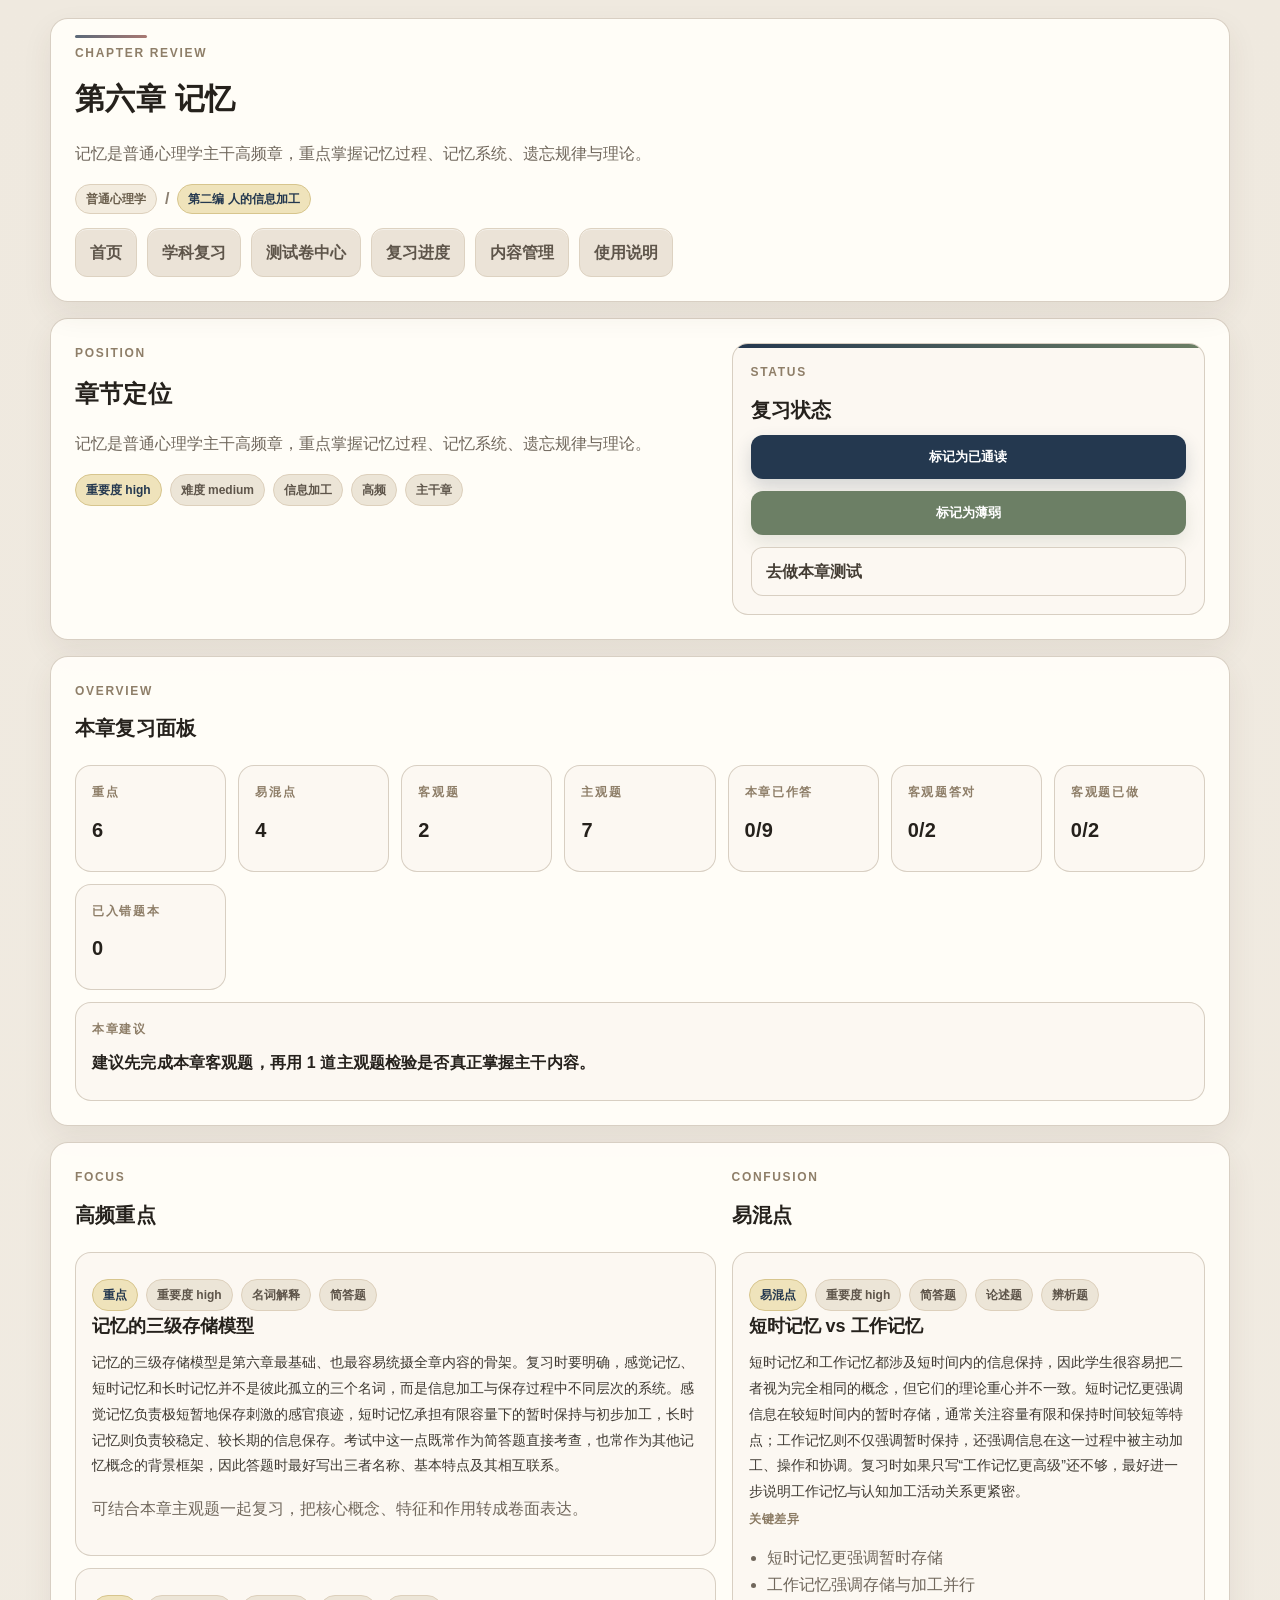
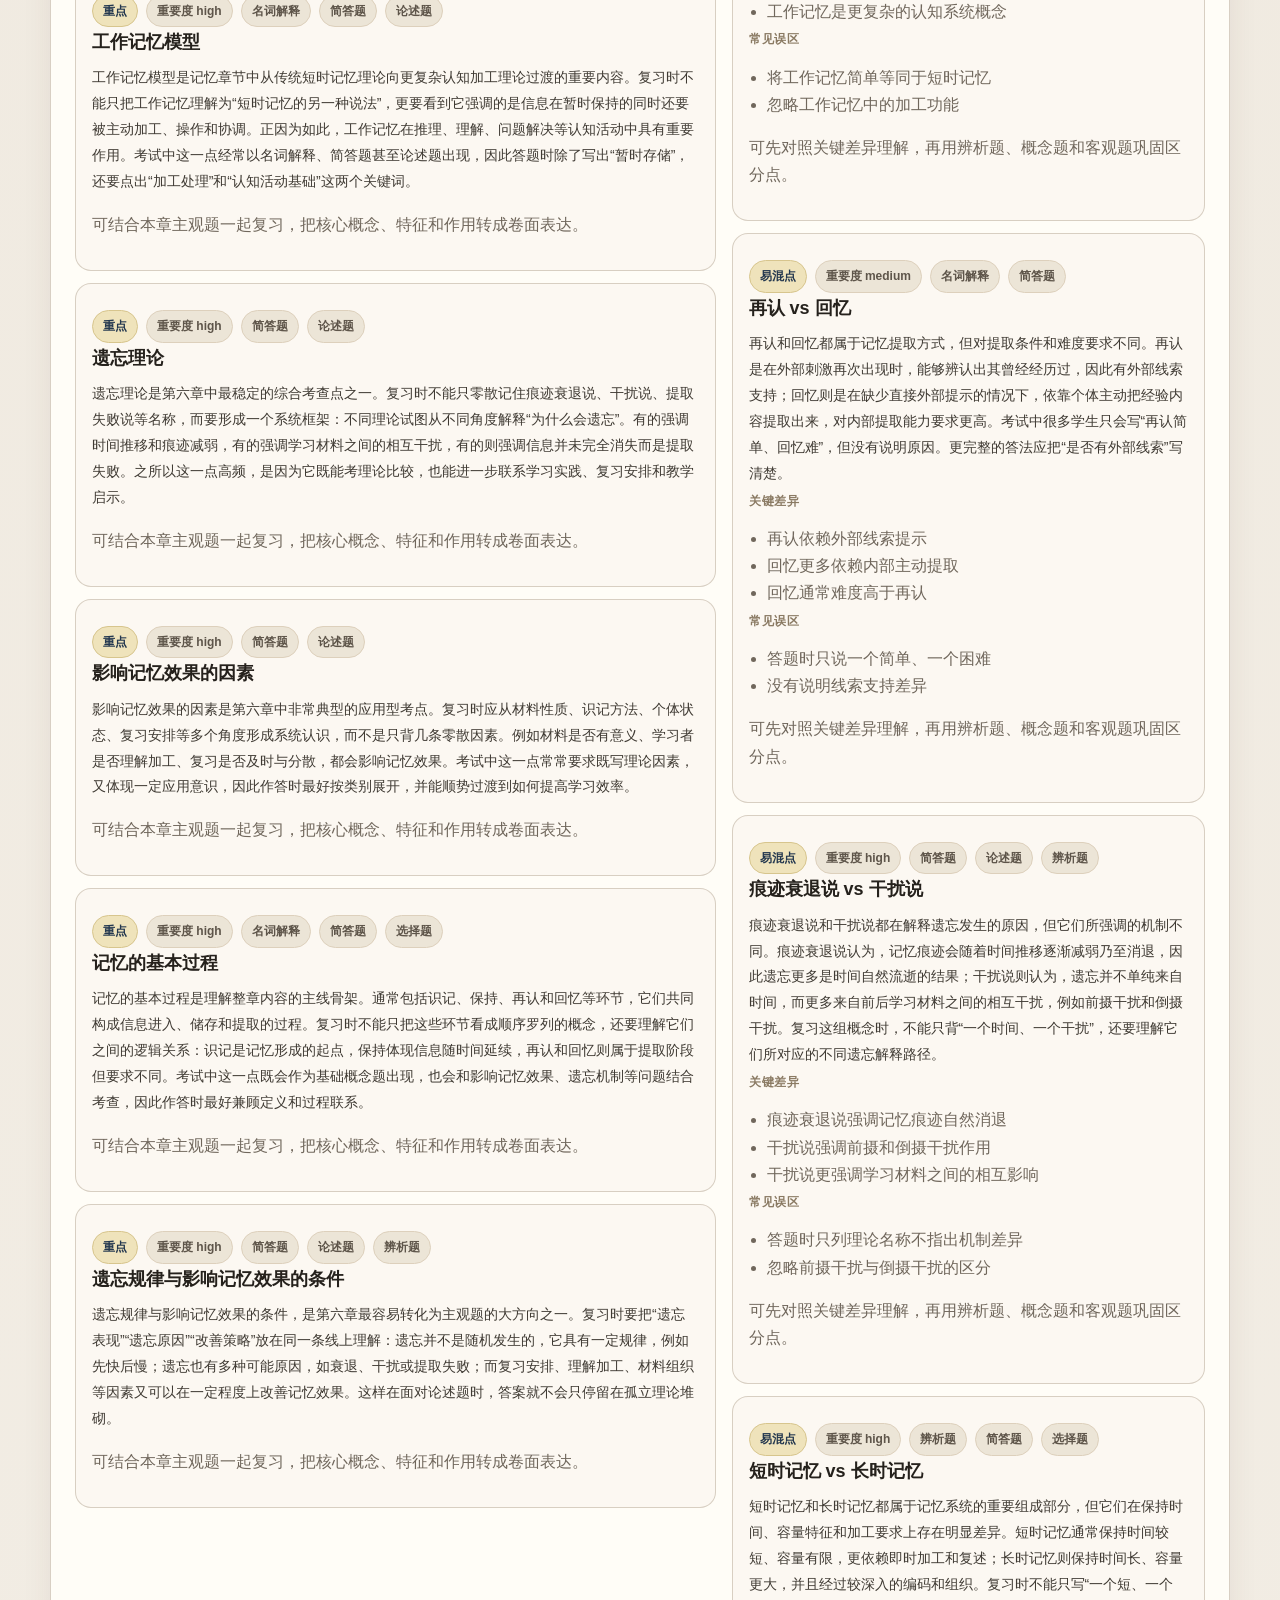
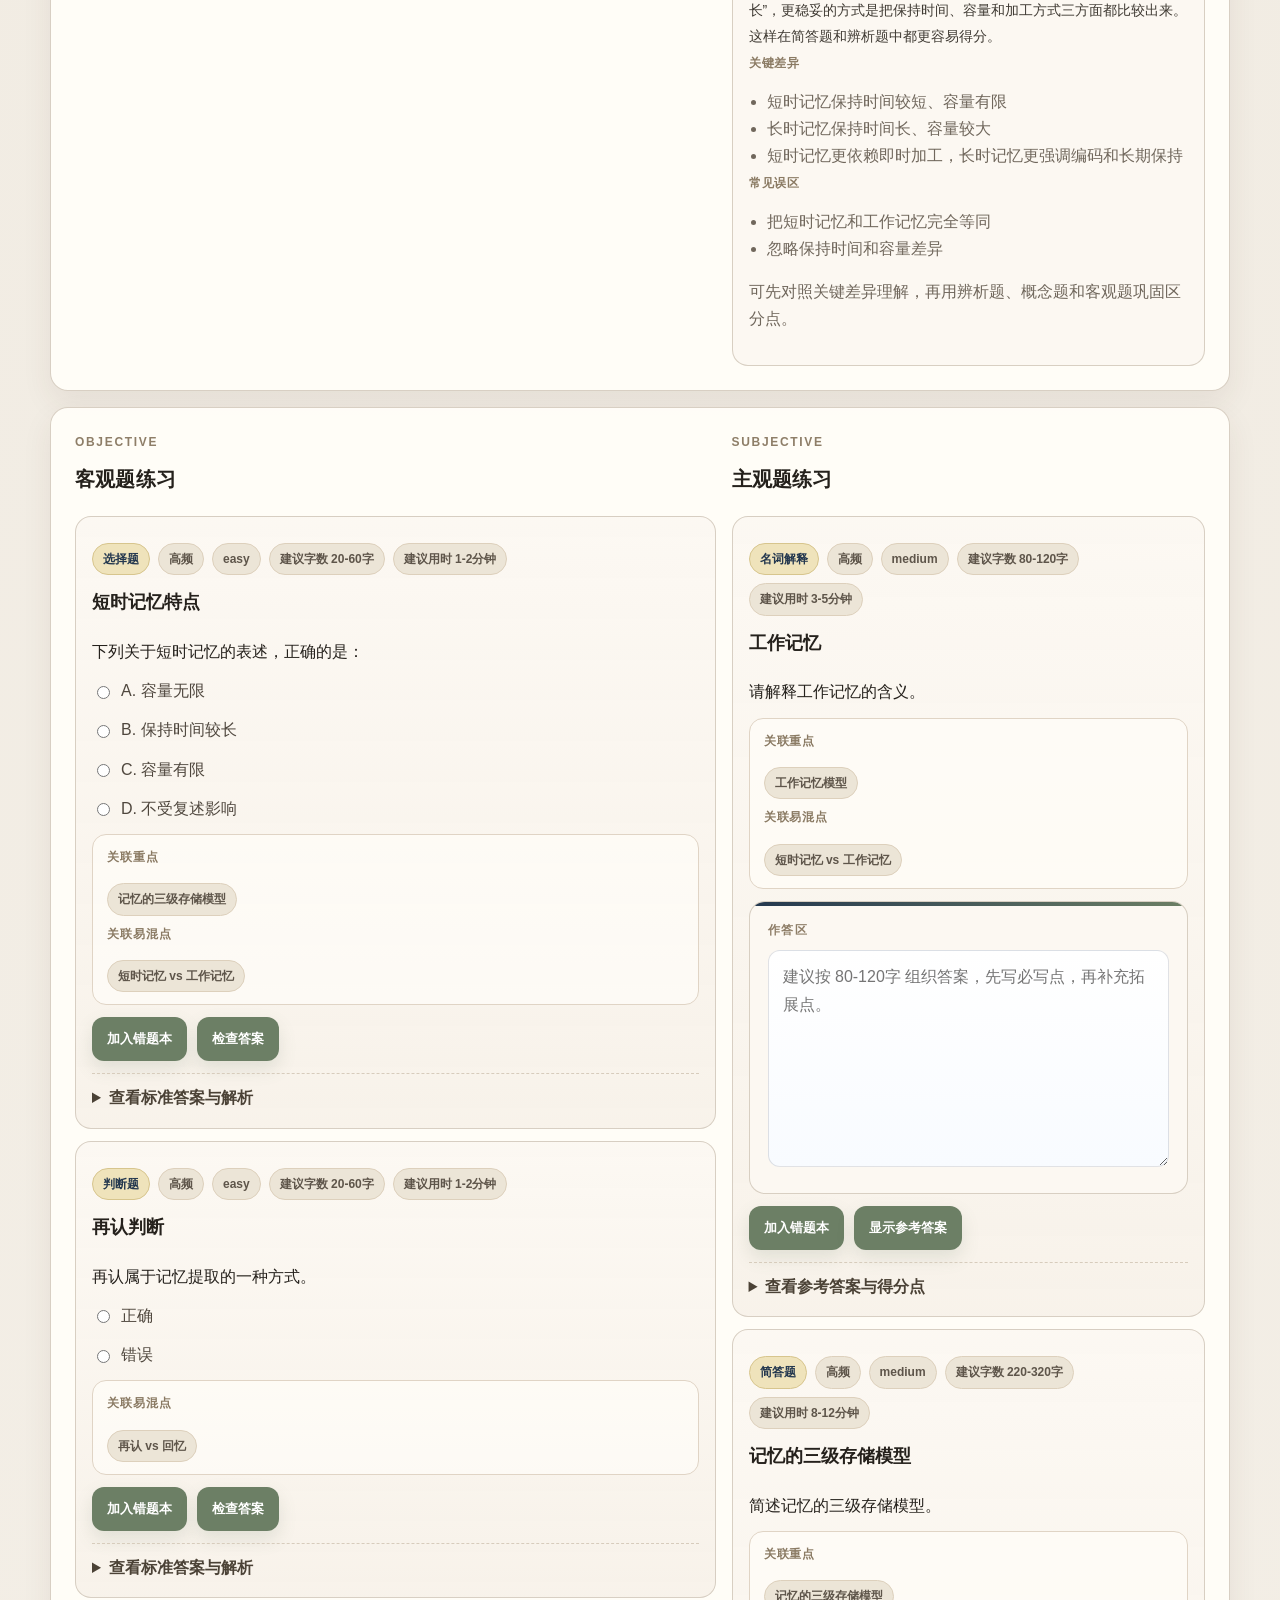
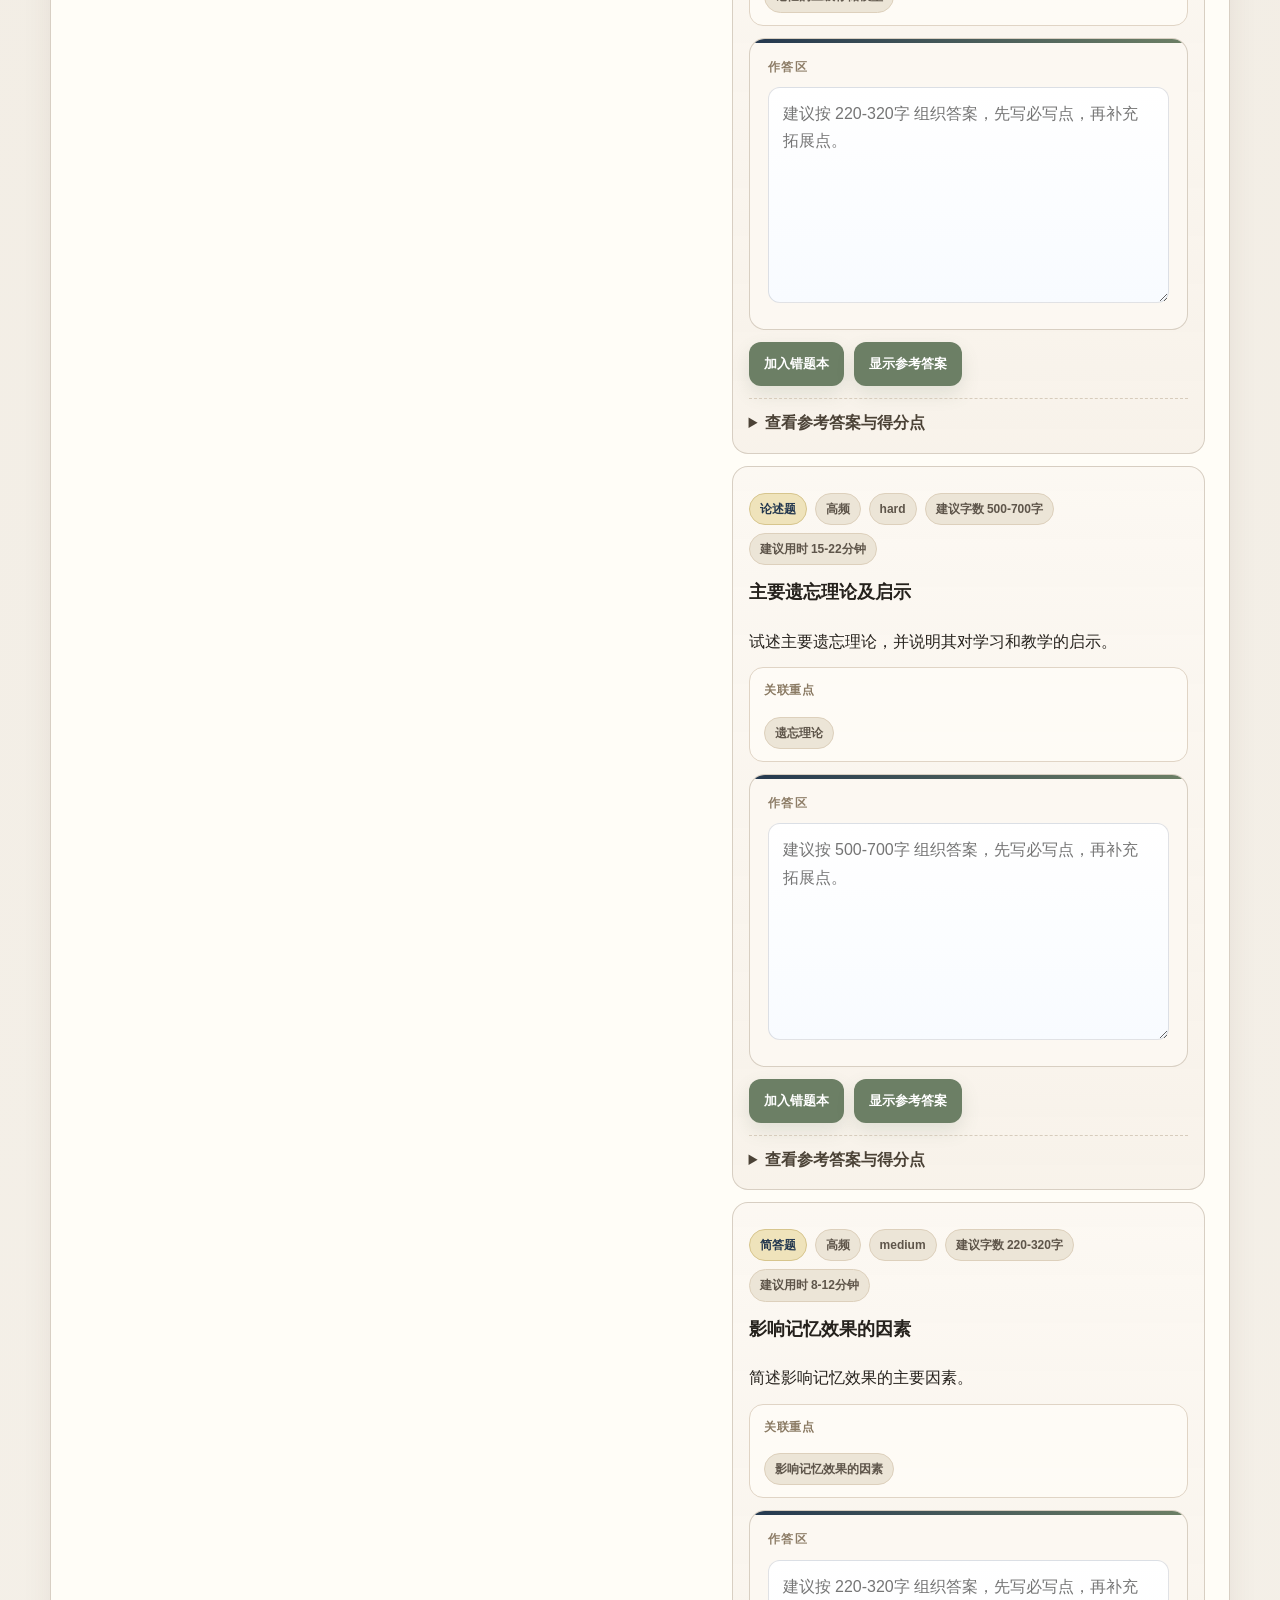
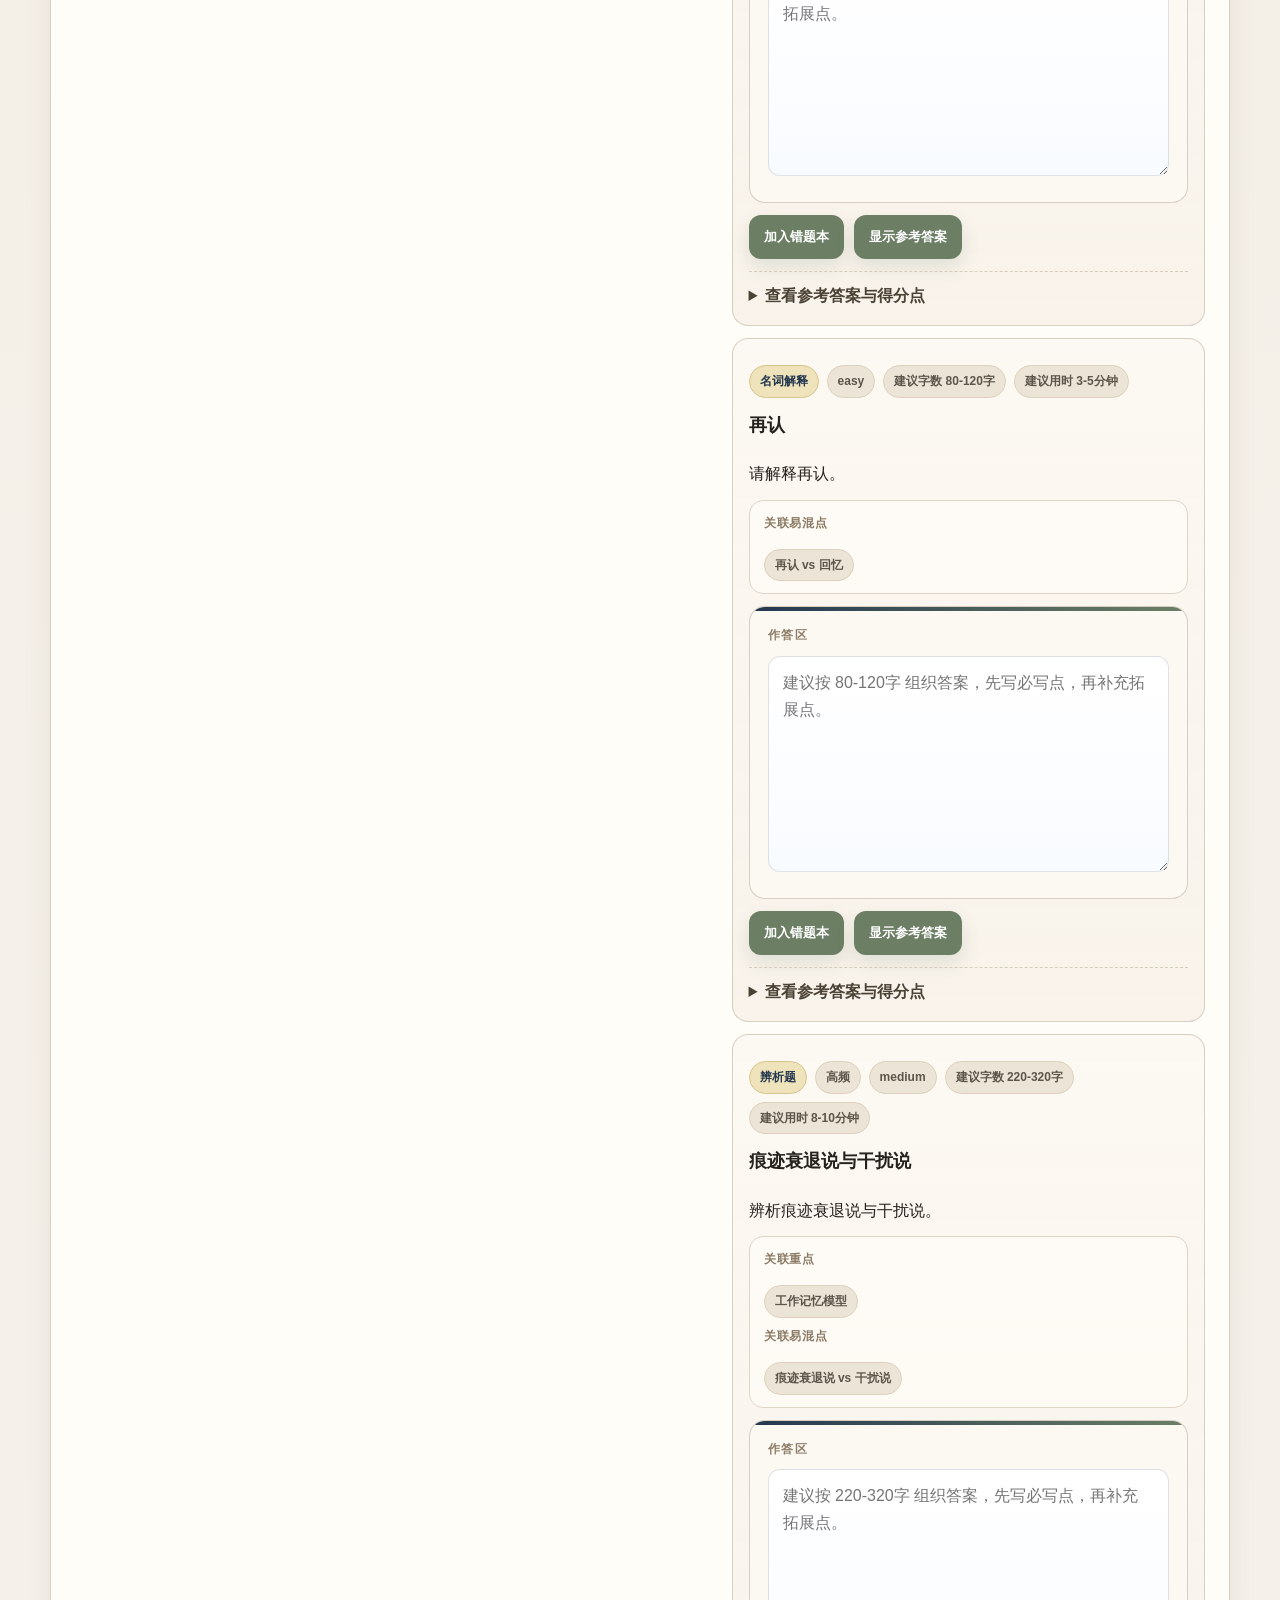
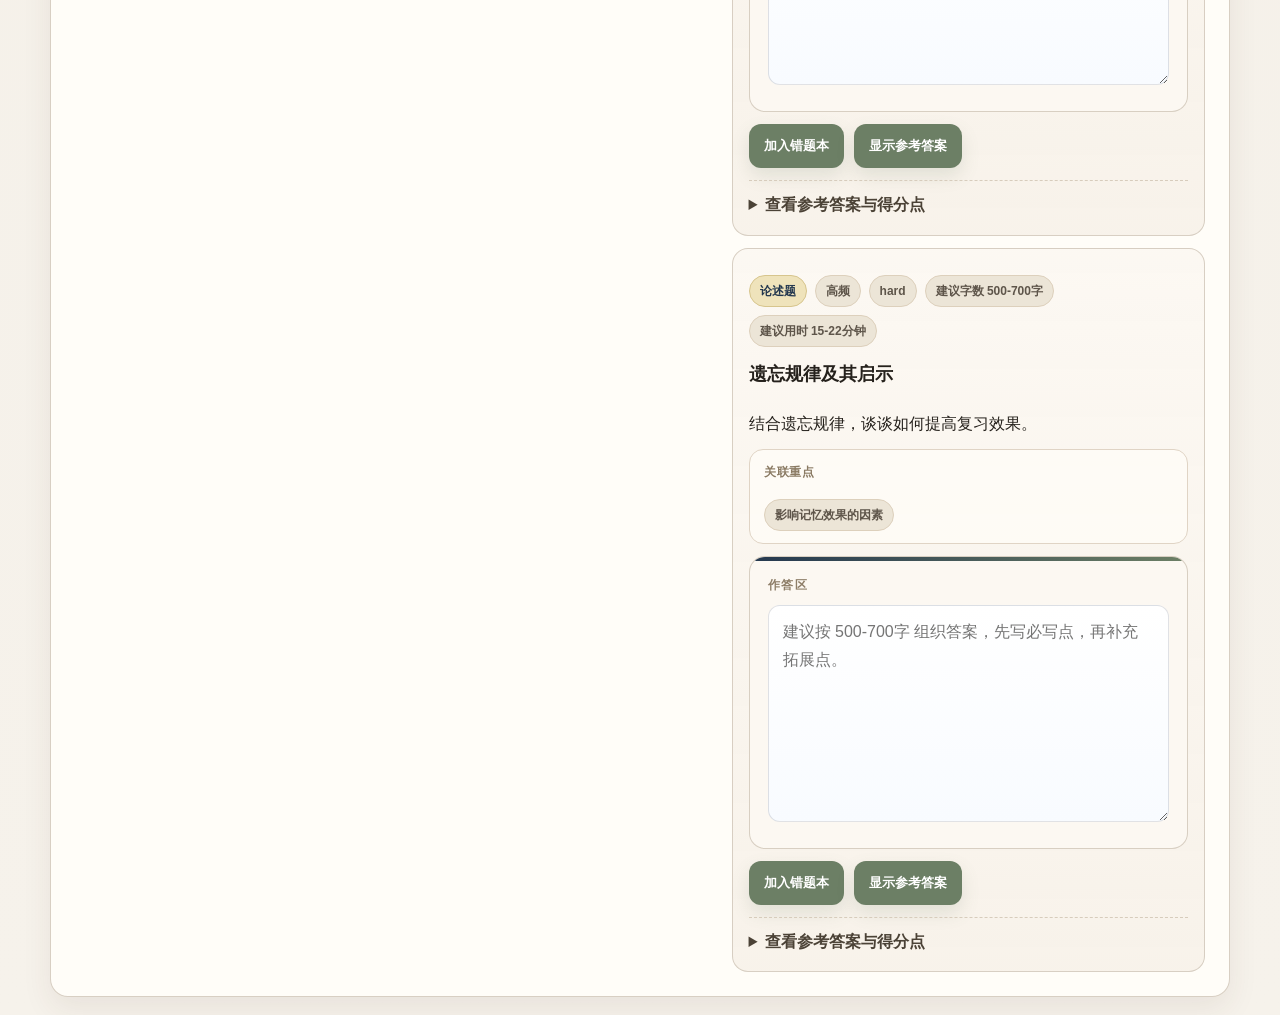
<file: webapp/psy-chapter.html>
<!DOCTYPE html>
<html lang="zh-CN">
<head>
  <meta charset="UTF-8" />
  <meta name="viewport" content="width=device-width, initial-scale=1.0, viewport-fit=cover" />
  <title>章节复习 - 心理学考研复习系统</title>
  <link rel="icon" href="./favicon.svg" type="image/svg+xml" />
  <link rel="stylesheet" href="./psy.css" />
</head>
<body data-page="chapter">
  <div class="shell">
    <header class="topbar card compact-topbar">
      <div>
        <div class="eyebrow">Chapter Review</div>
        <h1 id="chapterTitle">章节复习</h1>
        <p class="muted" id="chapterSummary">加载中…</p>
        <div class="chapter-breadcrumb" id="chapterBreadcrumb"></div>
      </div>
      <nav class="nav">
        <a class="nav-link" href="./psy-index.html">首页</a>
        <a class="nav-link" href="./psy-subject.html?subject=general_psychology">学科复习</a>
        <a class="nav-link" href="./psy-papers.html">测试卷中心</a>
        <a class="nav-link" href="./psy-progress.html">复习进度</a>
        <a class="nav-link" href="./psy-manage.html">内容管理</a>
        <a class="nav-link" href="./psy-readme.html">使用说明</a>
      </nav>
    </header>

    <section class="card two-col">
      <div>
        <div class="eyebrow">Position</div>
        <h2>章节定位</h2>
        <p class="body-text" id="chapterPosition"></p>
        <div class="tag-row" id="chapterTags"></div>
      </div>
      <div class="panel">
        <div class="eyebrow">Status</div>
        <h3>复习状态</h3>
        <div class="stack">
          <button class="cta primary" id="markReviewedBtn">标记为已通读</button>
          <button class="cta secondary" id="markWeakBtn">标记为薄弱</button>
          <a class="quick-link" href="./psy-papers.html">去做本章测试</a>
        </div>
      </div>
    </section>

    <section class="card">
      <div class="section-head"><div><div class="eyebrow">Overview</div><h3>本章复习面板</h3></div></div>
      <div class="stats-grid" id="chapterStats"></div>
    </section>

    <section class="card two-col">
      <div>
        <div class="section-head"><div><div class="eyebrow">Focus</div><h3>高频重点</h3></div></div>
        <div class="stack" id="chapterFocus"></div>
      </div>
      <div>
        <div class="section-head"><div><div class="eyebrow">Confusion</div><h3>易混点</h3></div></div>
        <div class="stack" id="chapterConfusions"></div>
      </div>
    </section>

    <section class="card two-col">
      <div>
        <div class="section-head"><div><div class="eyebrow">Objective</div><h3>客观题练习</h3></div></div>
        <div class="stack" id="chapterObjectiveQuestions"></div>
      </div>
      <div>
        <div class="section-head"><div><div class="eyebrow">Subjective</div><h3>主观题练习</h3></div></div>
        <div class="stack" id="chapterSubjectiveQuestions"></div>
      </div>
    </section>
  </div>
  <script src="./psy-app.js"></script>
</body>
</html>
</file>
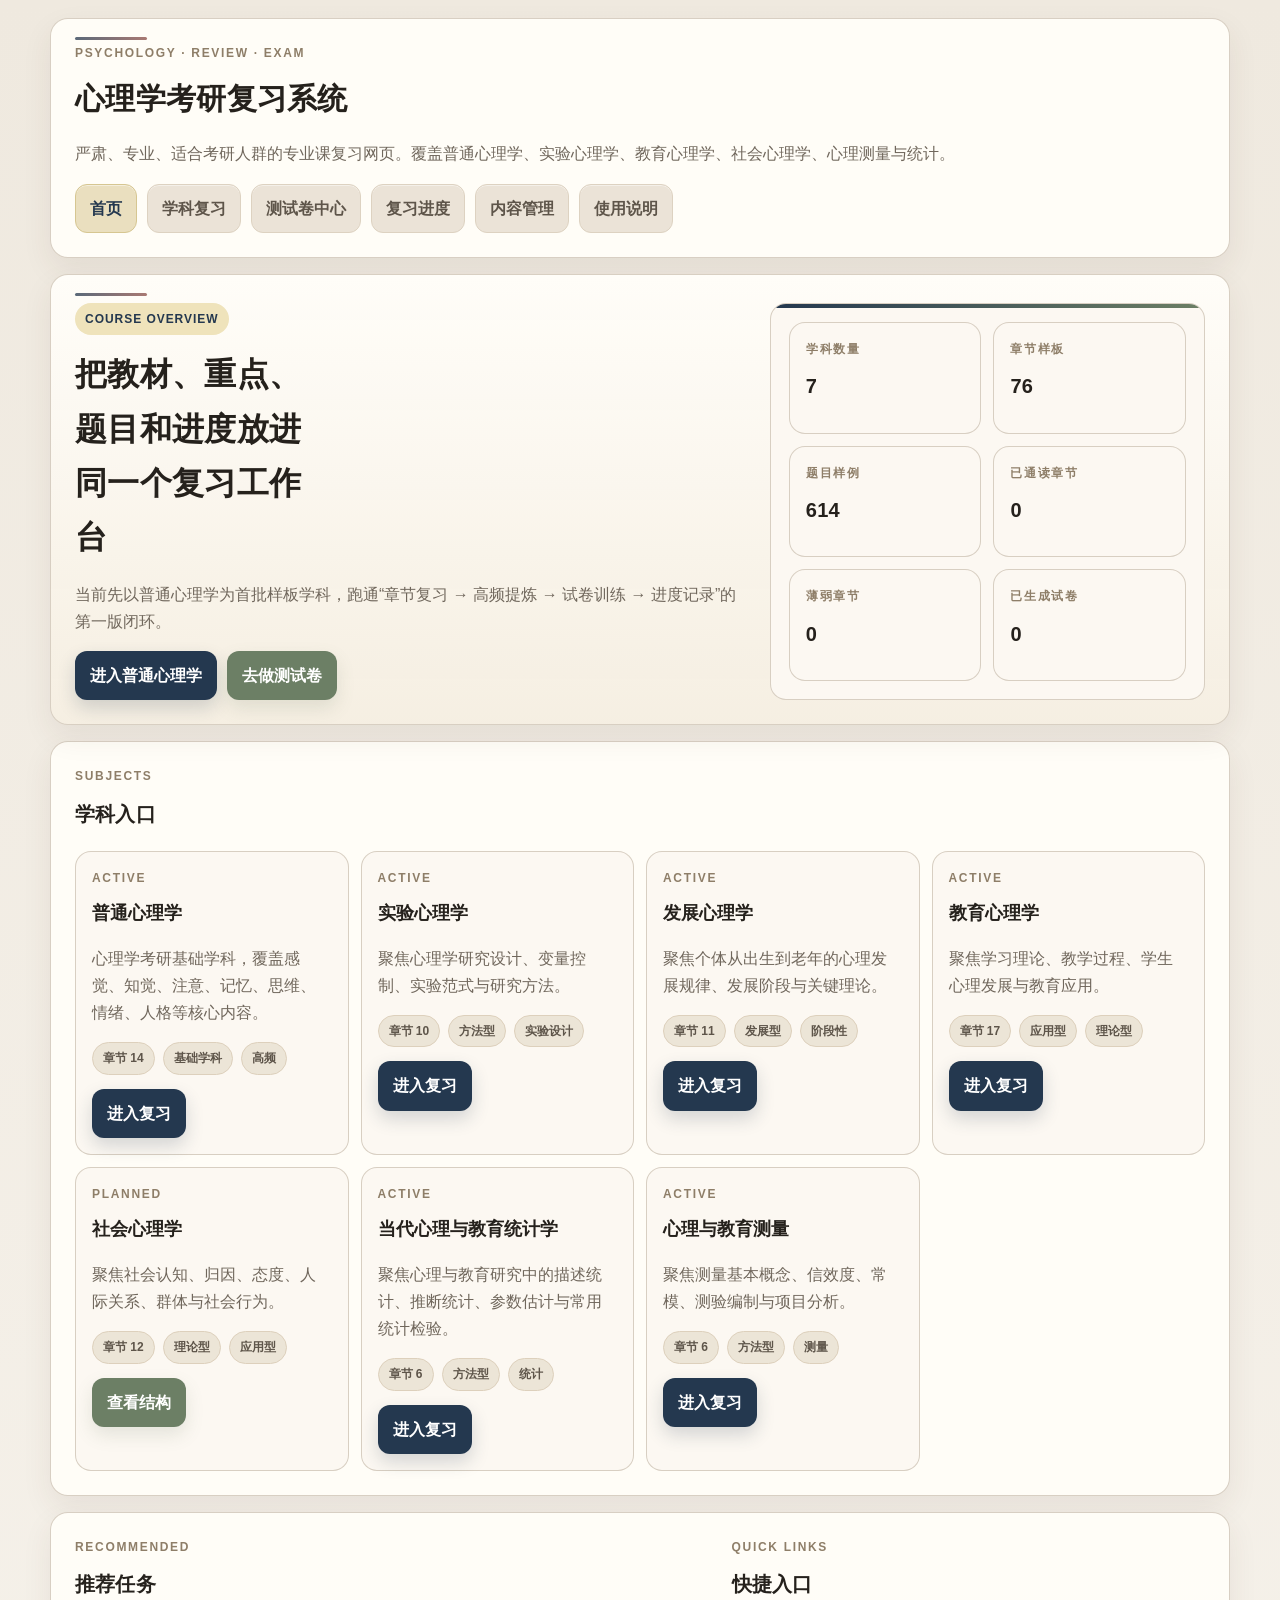
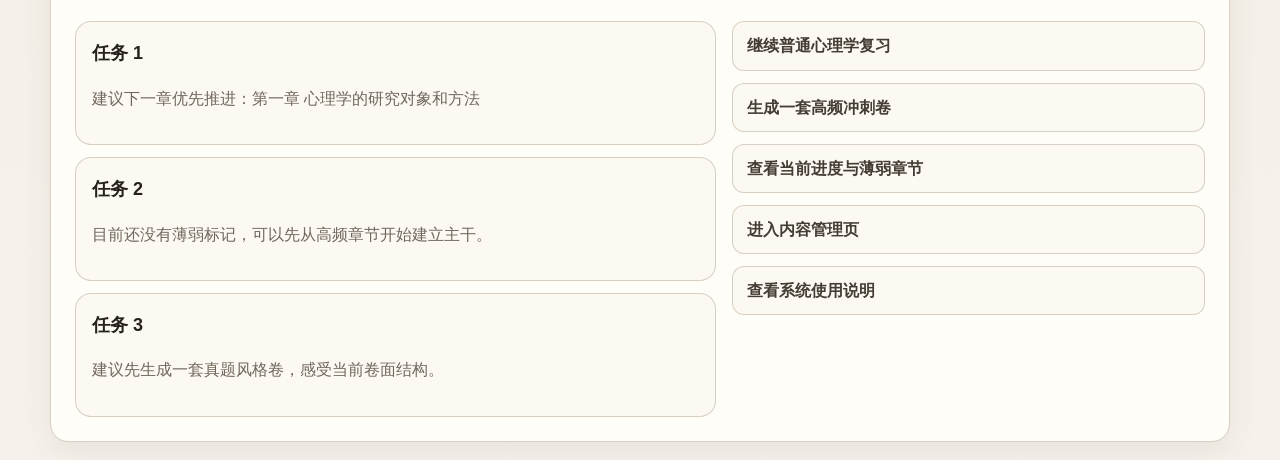
<file: webapp/psy-index.html>
<!DOCTYPE html>
<html lang="zh-CN">
<head>
  <meta charset="UTF-8" />
  <meta name="viewport" content="width=device-width, initial-scale=1.0, viewport-fit=cover" />
  <title>心理学考研复习系统</title>
  <link rel="icon" href="./favicon.svg" type="image/svg+xml" />
  <link rel="stylesheet" href="./psy.css" />
</head>
<body data-page="home">
  <div class="shell">
    <header class="topbar card">
      <div>
        <div class="eyebrow">Psychology · Review · Exam</div>
        <h1>心理学考研复习系统</h1>
        <p class="muted">严肃、专业、适合考研人群的专业课复习网页。覆盖普通心理学、实验心理学、教育心理学、社会心理学、心理测量与统计。</p>
      </div>
      <nav class="nav">
        <a class="nav-link active" href="./psy-index.html">首页</a>
        <a class="nav-link" href="./psy-subject.html?subject=general_psychology">学科复习</a>
        <a class="nav-link" href="./psy-papers.html">测试卷中心</a>
        <a class="nav-link" href="./psy-progress.html">复习进度</a>
        <a class="nav-link" href="./psy-manage.html">内容管理</a>
        <a class="nav-link" href="./psy-readme.html">使用说明</a>
      </nav>
    </header>

    <section class="hero card">
      <div class="hero-main">
        <div class="hero-note">COURSE OVERVIEW</div>
        <h2>把教材、重点、题目和进度放进同一个复习工作台</h2>
        <p class="muted">当前先以普通心理学为首批样板学科，跑通“章节复习 → 高频提炼 → 试卷训练 → 进度记录”的第一版闭环。</p>
        <div class="cta-row">
          <a class="cta primary" href="./psy-subject.html?subject=general_psychology">进入普通心理学</a>
          <a class="cta secondary" href="./psy-papers.html">去做测试卷</a>
        </div>
      </div>
      <div class="hero-aside panel stats-grid" id="homeStats"></div>
    </section>

    <section class="card">
      <div class="section-head">
        <div>
          <div class="eyebrow">Subjects</div>
          <h3>学科入口</h3>
        </div>
      </div>
      <div class="grid" id="subjectGrid"></div>
    </section>

    <section class="card two-col">
      <div>
        <div class="section-head">
          <div>
            <div class="eyebrow">Recommended</div>
            <h3>推荐任务</h3>
          </div>
        </div>
        <div class="stack" id="recommendList"></div>
      </div>
      <div>
        <div class="section-head">
          <div>
            <div class="eyebrow">Quick Links</div>
            <h3>快捷入口</h3>
          </div>
        </div>
        <div class="stack">
          <a class="quick-link" href="./psy-subject.html?subject=general_psychology">继续普通心理学复习</a>
          <a class="quick-link" href="./psy-papers.html">生成一套高频冲刺卷</a>
          <a class="quick-link" href="./psy-progress.html">查看当前进度与薄弱章节</a>
          <a class="quick-link" href="./psy-manage.html">进入内容管理页</a>
          <a class="quick-link" href="./psy-readme.html">查看系统使用说明</a>
        </div>
      </div>
    </section>
  </div>
  <script src="./psy-app.js"></script>
</body>
</html>
</file>
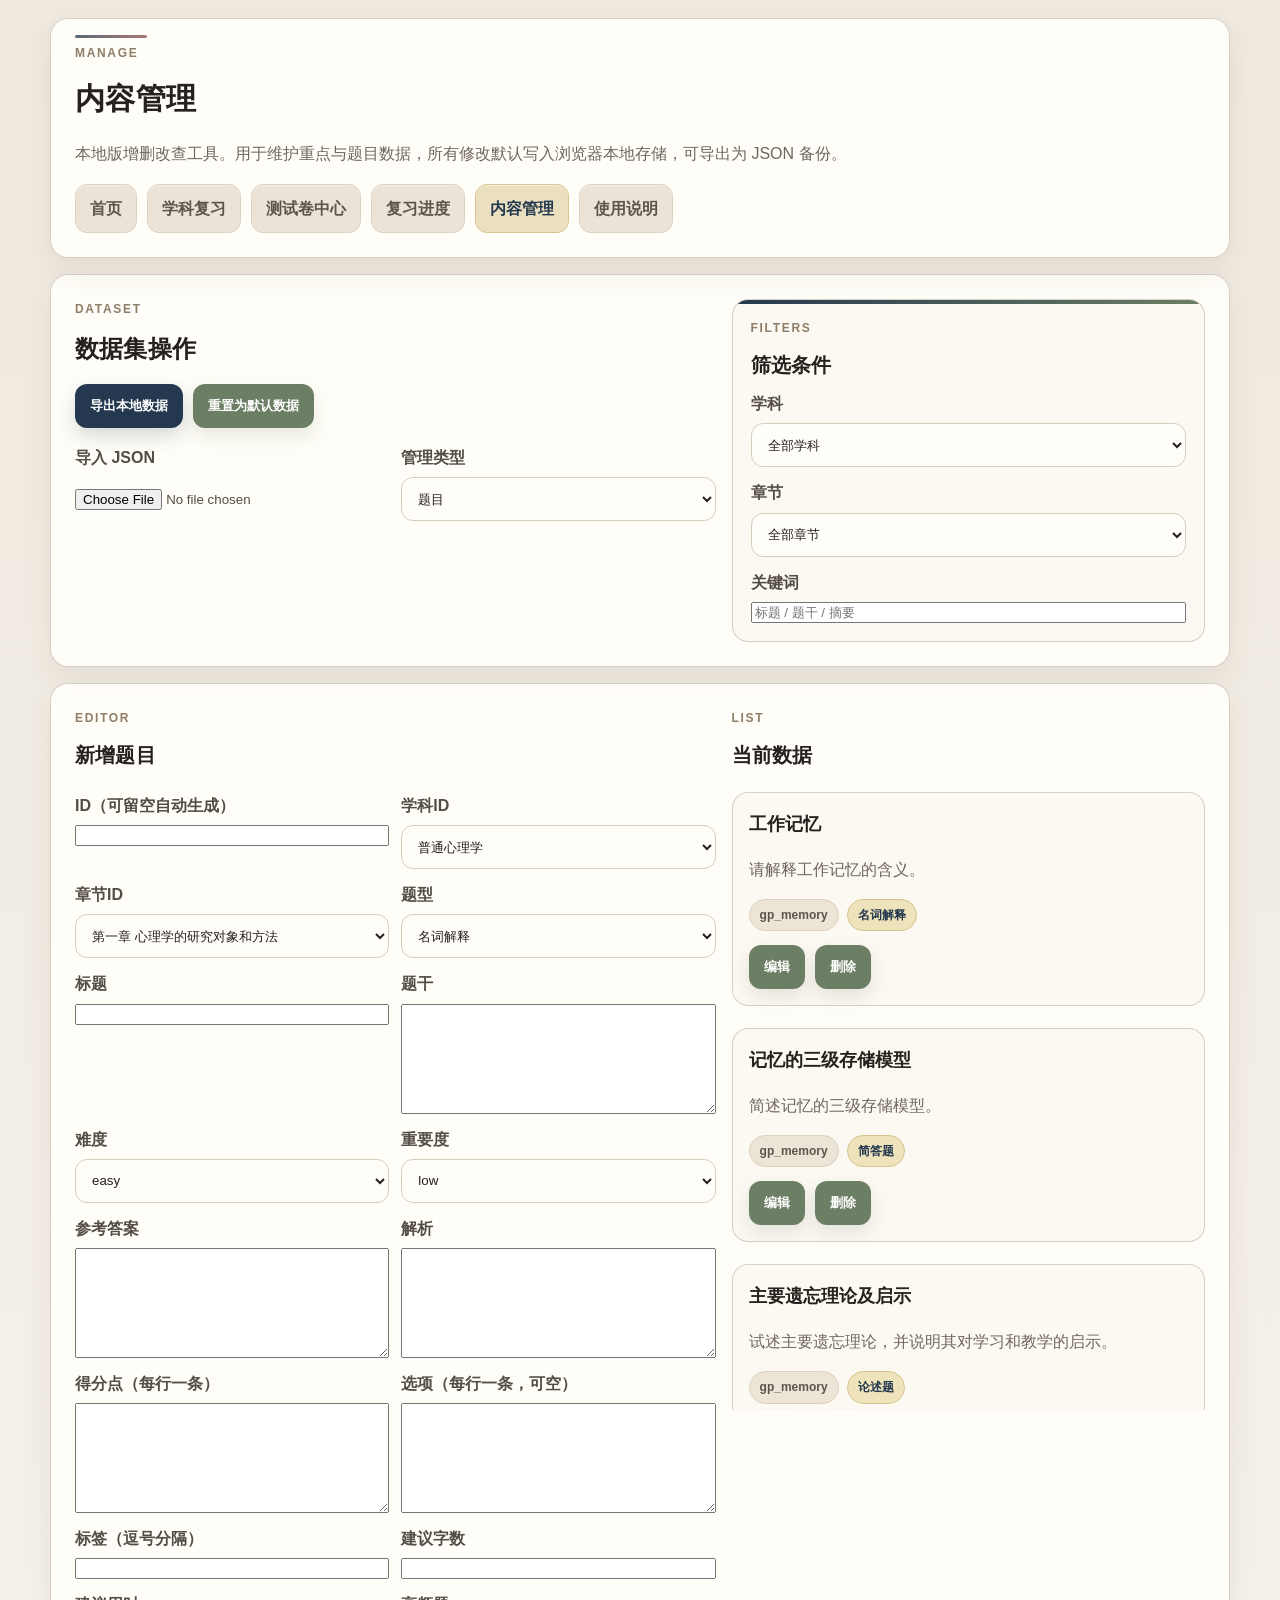
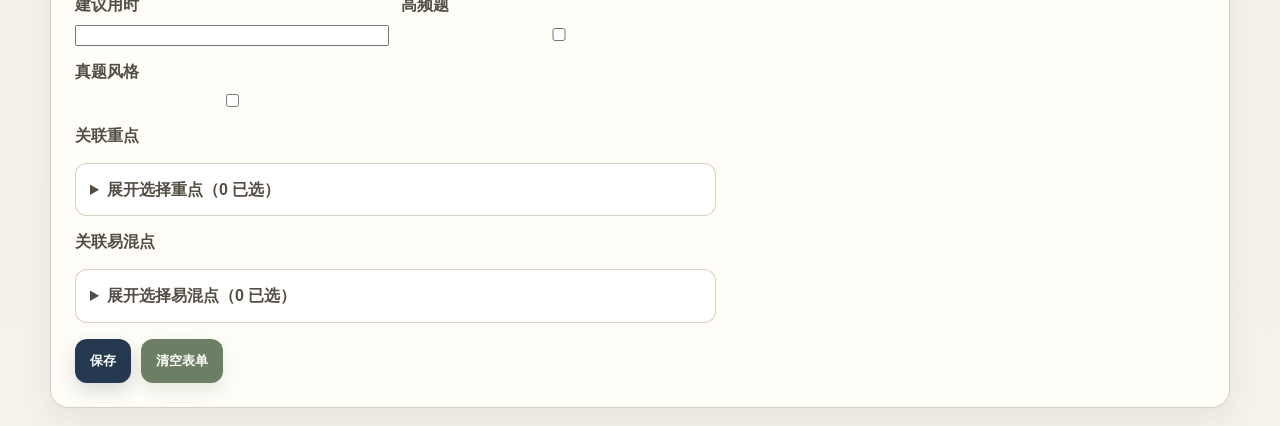
<file: webapp/psy-manage.html>
<!DOCTYPE html>
<html lang="zh-CN">
<head>
  <meta charset="UTF-8" />
  <meta name="viewport" content="width=device-width, initial-scale=1.0, viewport-fit=cover" />
  <title>内容管理 - 心理学考研复习系统</title>
  <link rel="icon" href="./favicon.svg" type="image/svg+xml" />
  <link rel="stylesheet" href="./psy.css" />
</head>
<body data-page="manage">
  <div class="shell">
    <header class="topbar card compact-topbar">
      <div>
        <div class="eyebrow">Manage</div>
        <h1>内容管理</h1>
        <p class="muted">本地版增删改查工具。用于维护重点与题目数据，所有修改默认写入浏览器本地存储，可导出为 JSON 备份。</p>
      </div>
      <nav class="nav">
        <a class="nav-link" href="./psy-index.html">首页</a>
        <a class="nav-link" href="./psy-subject.html?subject=general_psychology">学科复习</a>
        <a class="nav-link" href="./psy-papers.html">测试卷中心</a>
        <a class="nav-link" href="./psy-progress.html">复习进度</a>
        <a class="nav-link active" href="./psy-manage.html">内容管理</a>
        <a class="nav-link" href="./psy-readme.html">使用说明</a>
      </nav>
    </header>

    <section class="card two-col">
      <div>
        <div class="eyebrow">Dataset</div>
        <h2>数据集操作</h2>
        <div class="cta-row">
          <button class="cta primary" id="exportDataBtn">导出本地数据</button>
          <button class="cta secondary" id="resetManageDataBtn">重置为默认数据</button>
        </div>
        <div class="form-grid" style="margin-top:16px;">
          <label>
            <span>导入 JSON</span>
            <input type="file" id="importDataInput" accept="application/json" />
          </label>
          <label>
            <span>管理类型</span>
            <select id="manageType">
              <option value="questions">题目</option>
              <option value="focus">重点</option>
              <option value="confusion">易混点</option>
            </select>
          </label>
        </div>
      </div>
      <div class="panel">
        <div class="eyebrow">Filters</div>
        <h3>筛选条件</h3>
        <div class="form-grid">
          <label>
            <span>学科</span>
            <select id="manageSubject"></select>
          </label>
          <label>
            <span>章节</span>
            <select id="manageChapter"></select>
          </label>
          <label>
            <span>关键词</span>
            <input type="text" id="manageKeyword" placeholder="标题 / 题干 / 摘要" />
          </label>
        </div>
      </div>
    </section>

    <section class="card manage-layout">
      <div class="manage-editor">
        <div class="section-head"><div><div class="eyebrow">Editor</div><h3 id="manageEditorTitle">新增题目</h3></div></div>
        <form class="manage-form-grid" id="manageForm"></form>
        <div class="cta-row" style="margin-top:16px;">
          <button class="cta primary" id="saveManageBtn">保存</button>
          <button class="cta secondary" id="clearManageBtn">清空表单</button>
        </div>
      </div>
      <div class="manage-list-panel">
        <div class="section-head"><div><div class="eyebrow">List</div><h3>当前数据</h3></div></div>
        <div class="stack" id="manageList"></div>
      </div>
    </section>
  </div>
  <script src="./psy-app.js"></script>
</body>
</html>
</file>
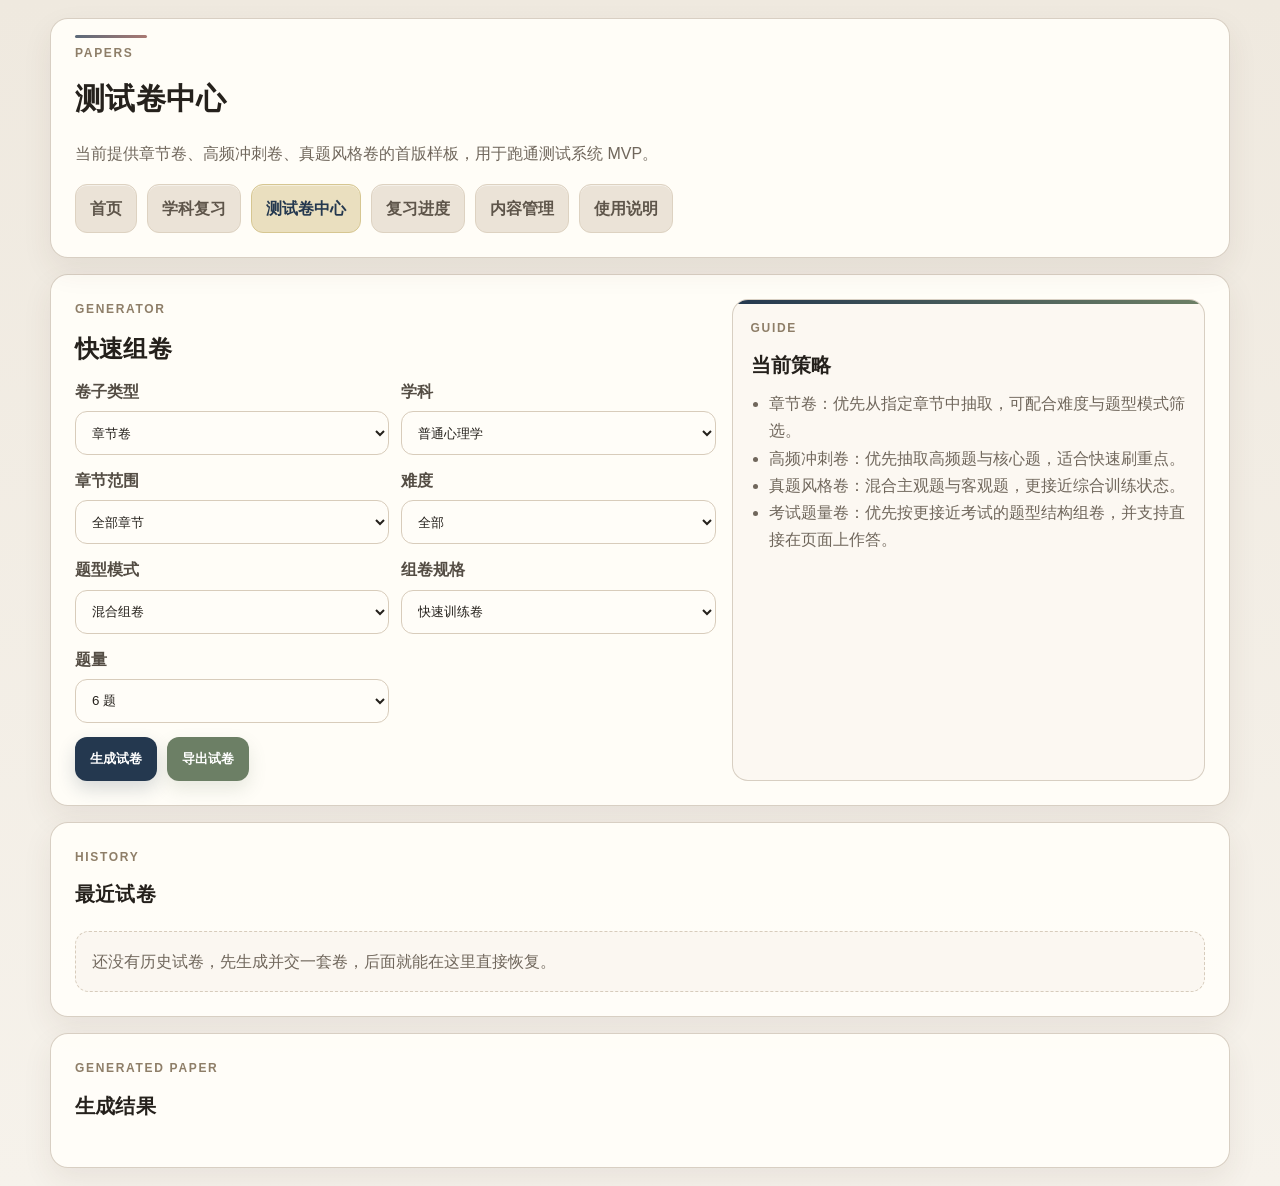
<file: webapp/psy-papers.html>
<!DOCTYPE html>
<html lang="zh-CN">
<head>
  <meta charset="UTF-8" />
  <meta name="viewport" content="width=device-width, initial-scale=1.0, viewport-fit=cover" />
  <title>测试卷中心 - 心理学考研复习系统</title>
  <link rel="icon" href="./favicon.svg" type="image/svg+xml" />
  <link rel="stylesheet" href="./psy.css" />
</head>
<body data-page="papers">
  <div class="shell">
    <header class="topbar card compact-topbar">
      <div>
        <div class="eyebrow">Papers</div>
        <h1>测试卷中心</h1>
        <p class="muted">当前提供章节卷、高频冲刺卷、真题风格卷的首版样板，用于跑通测试系统 MVP。</p>
      </div>
      <nav class="nav">
        <a class="nav-link" href="./psy-index.html">首页</a>
        <a class="nav-link" href="./psy-subject.html?subject=general_psychology">学科复习</a>
        <a class="nav-link active" href="./psy-papers.html">测试卷中心</a>
        <a class="nav-link" href="./psy-progress.html">复习进度</a>
        <a class="nav-link" href="./psy-manage.html">内容管理</a>
        <a class="nav-link" href="./psy-readme.html">使用说明</a>
      </nav>
    </header>

    <section class="card two-col">
      <div>
        <div class="eyebrow">Generator</div>
        <h2>快速组卷</h2>
        <div class="form-grid">
          <label>
            <span>卷子类型</span>
            <select id="paperType">
              <option value="chapter">章节卷</option>
              <option value="high">高频冲刺卷</option>
              <option value="mock">真题风格卷</option>
            </select>
          </label>
          <label>
            <span>学科</span>
            <select id="paperSubject"></select>
          </label>
          <label>
            <span>章节范围</span>
            <select id="paperChapter"></select>
          </label>
          <label>
            <span>难度</span>
            <select id="paperDifficulty">
              <option value="all">全部</option>
              <option value="easy">基础</option>
              <option value="medium">中等</option>
              <option value="hard">提升</option>
            </select>
          </label>
          <label>
            <span>题型模式</span>
            <select id="paperMode">
              <option value="mixed">混合组卷</option>
              <option value="objective">只要客观题</option>
              <option value="subjective">只要主观题</option>
            </select>
          </label>
          <label>
            <span>组卷规格</span>
            <select id="paperTemplate">
              <option value="quick" selected>快速训练卷</option>
              <option value="exam">考试题量卷</option>
              <option value="custom">自定义题量</option>
            </select>
          </label>
          <label>
            <span>题量</span>
            <select id="paperCount">
              <option value="4">4 题</option>
              <option value="6" selected>6 题</option>
              <option value="8">8 题</option>
              <option value="12">12 题</option>
              <option value="16">16 题</option>
            </select>
          </label>
        </div>
        <div class="cta-row">
          <button class="cta primary" id="generatePaperBtn">生成试卷</button>
          <button class="cta secondary" id="exportPaperBtn">导出试卷</button>
        </div>
      </div>
      <div class="panel">
        <div class="eyebrow">Guide</div>
        <h3>当前策略</h3>
        <ul class="bullet-list">
          <li>章节卷：优先从指定章节中抽取，可配合难度与题型模式筛选。</li>
          <li>高频冲刺卷：优先抽取高频题与核心题，适合快速刷重点。</li>
          <li>真题风格卷：混合主观题与客观题，更接近综合训练状态。</li>
          <li>考试题量卷：优先按更接近考试的题型结构组卷，并支持直接在页面上作答。</li>
        </ul>
      </div>
    </section>

    <section class="card">
      <div class="section-head"><div><div class="eyebrow">History</div><h3>最近试卷</h3></div></div>
      <div class="stack" id="paperHistoryActions"></div>
    </section>

    <section class="card">
      <div class="section-head"><div><div class="eyebrow">Generated Paper</div><h3>生成结果</h3></div></div>
      <div class="stack" id="paperResult"></div>
    </section>
  </div>
  <script src="./psy-app.js"></script>
</body>
</html>
</file>
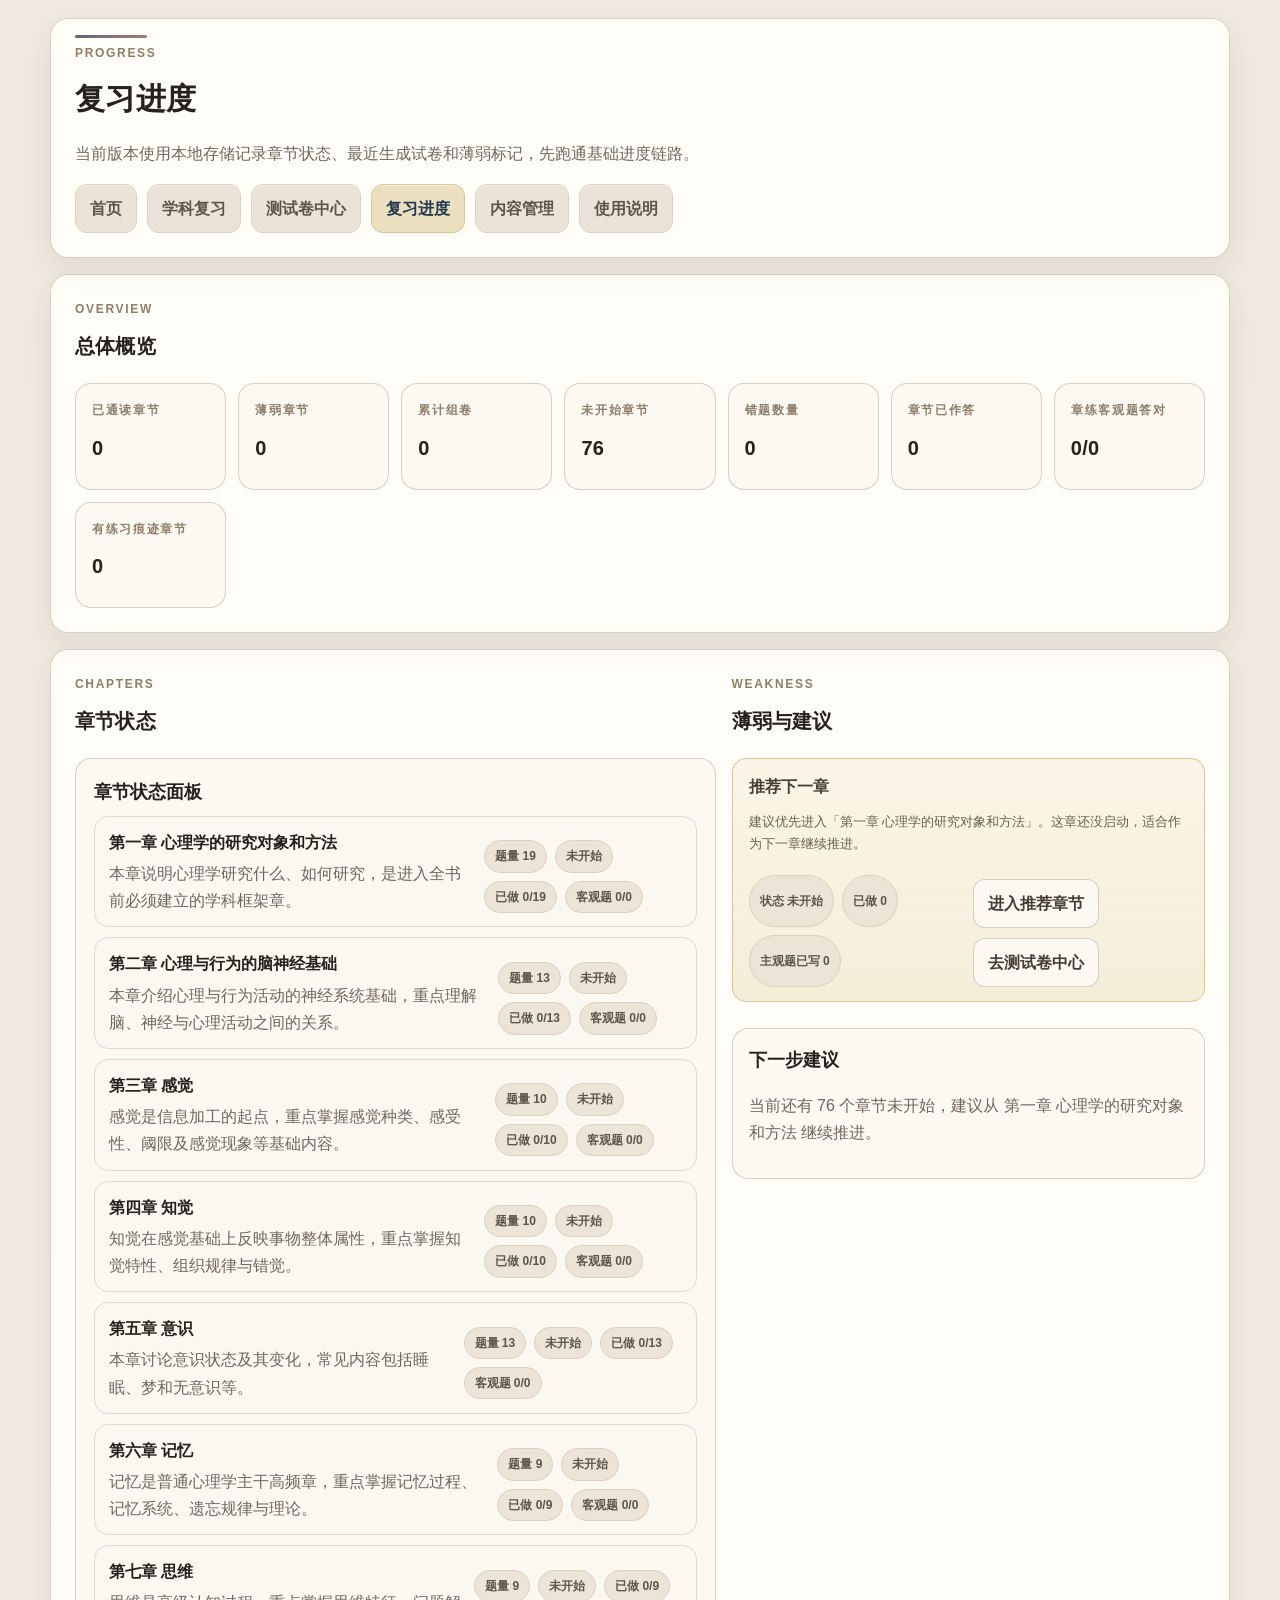
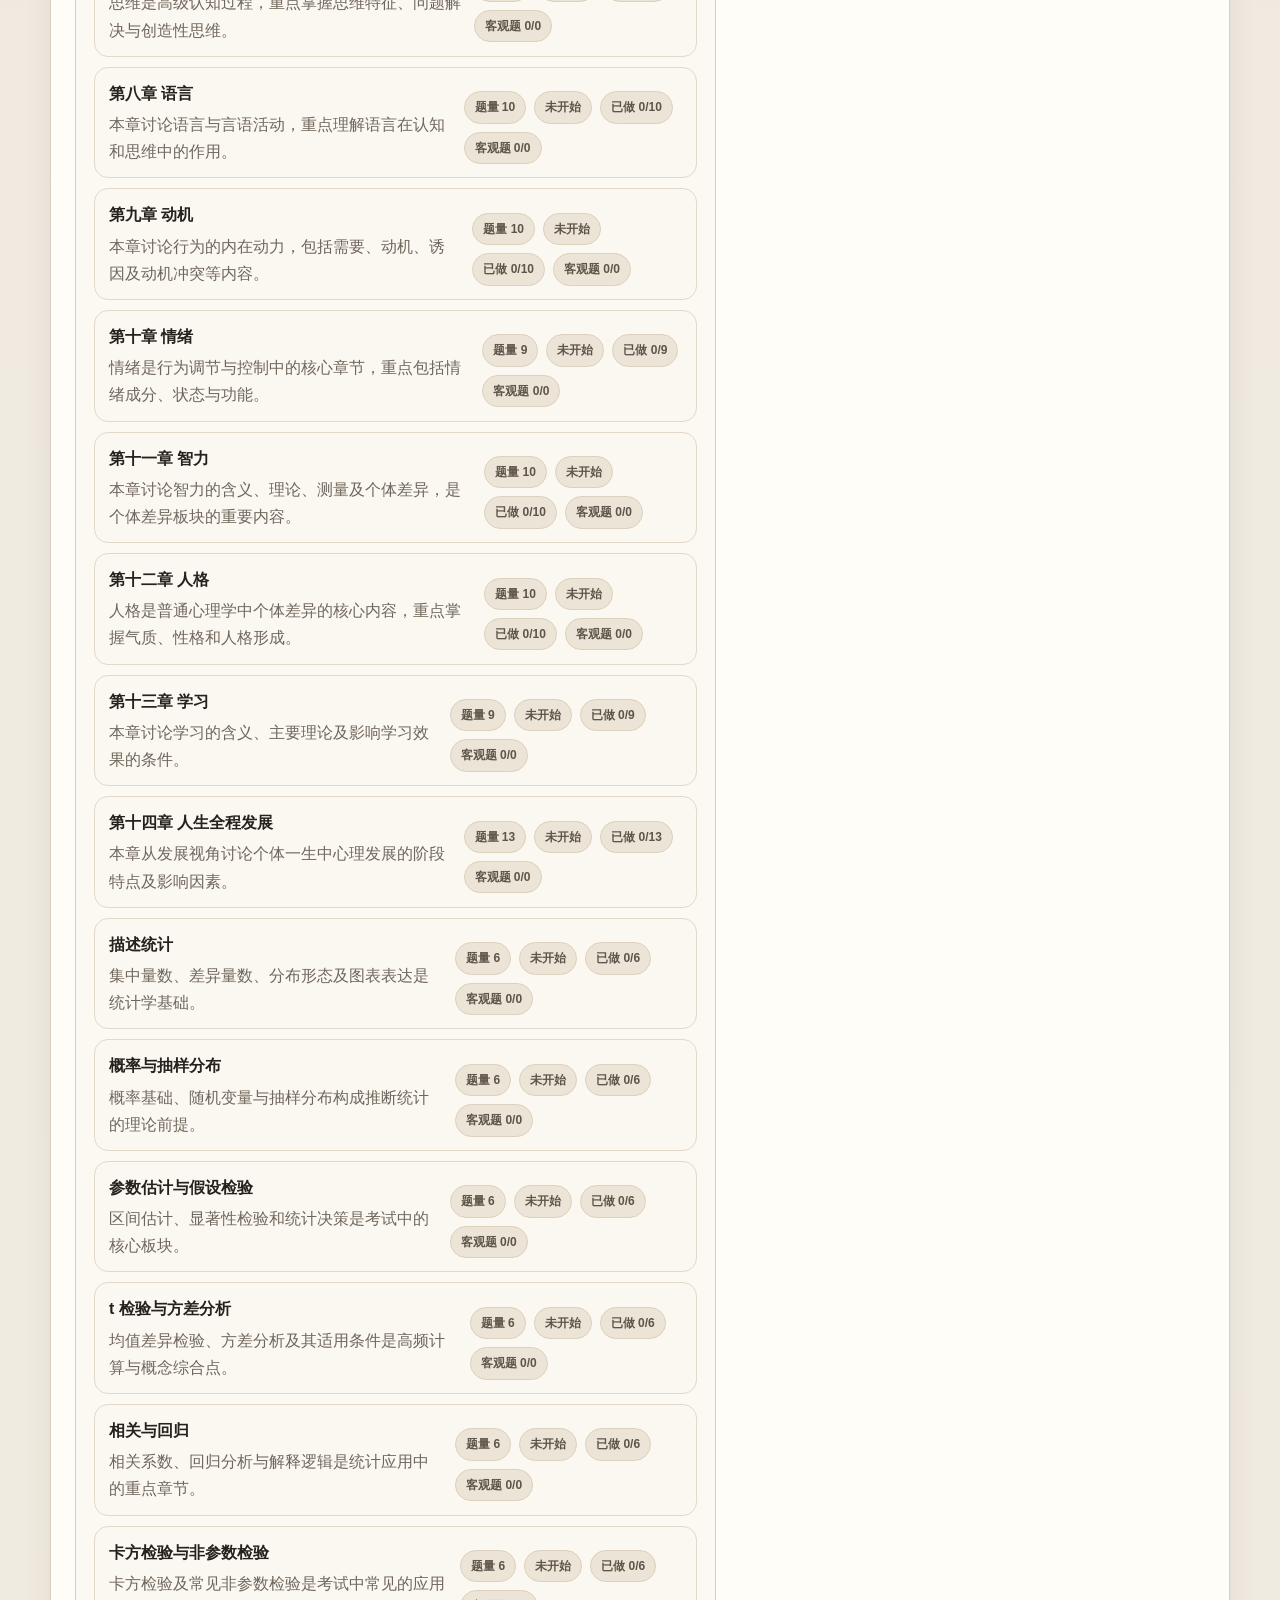
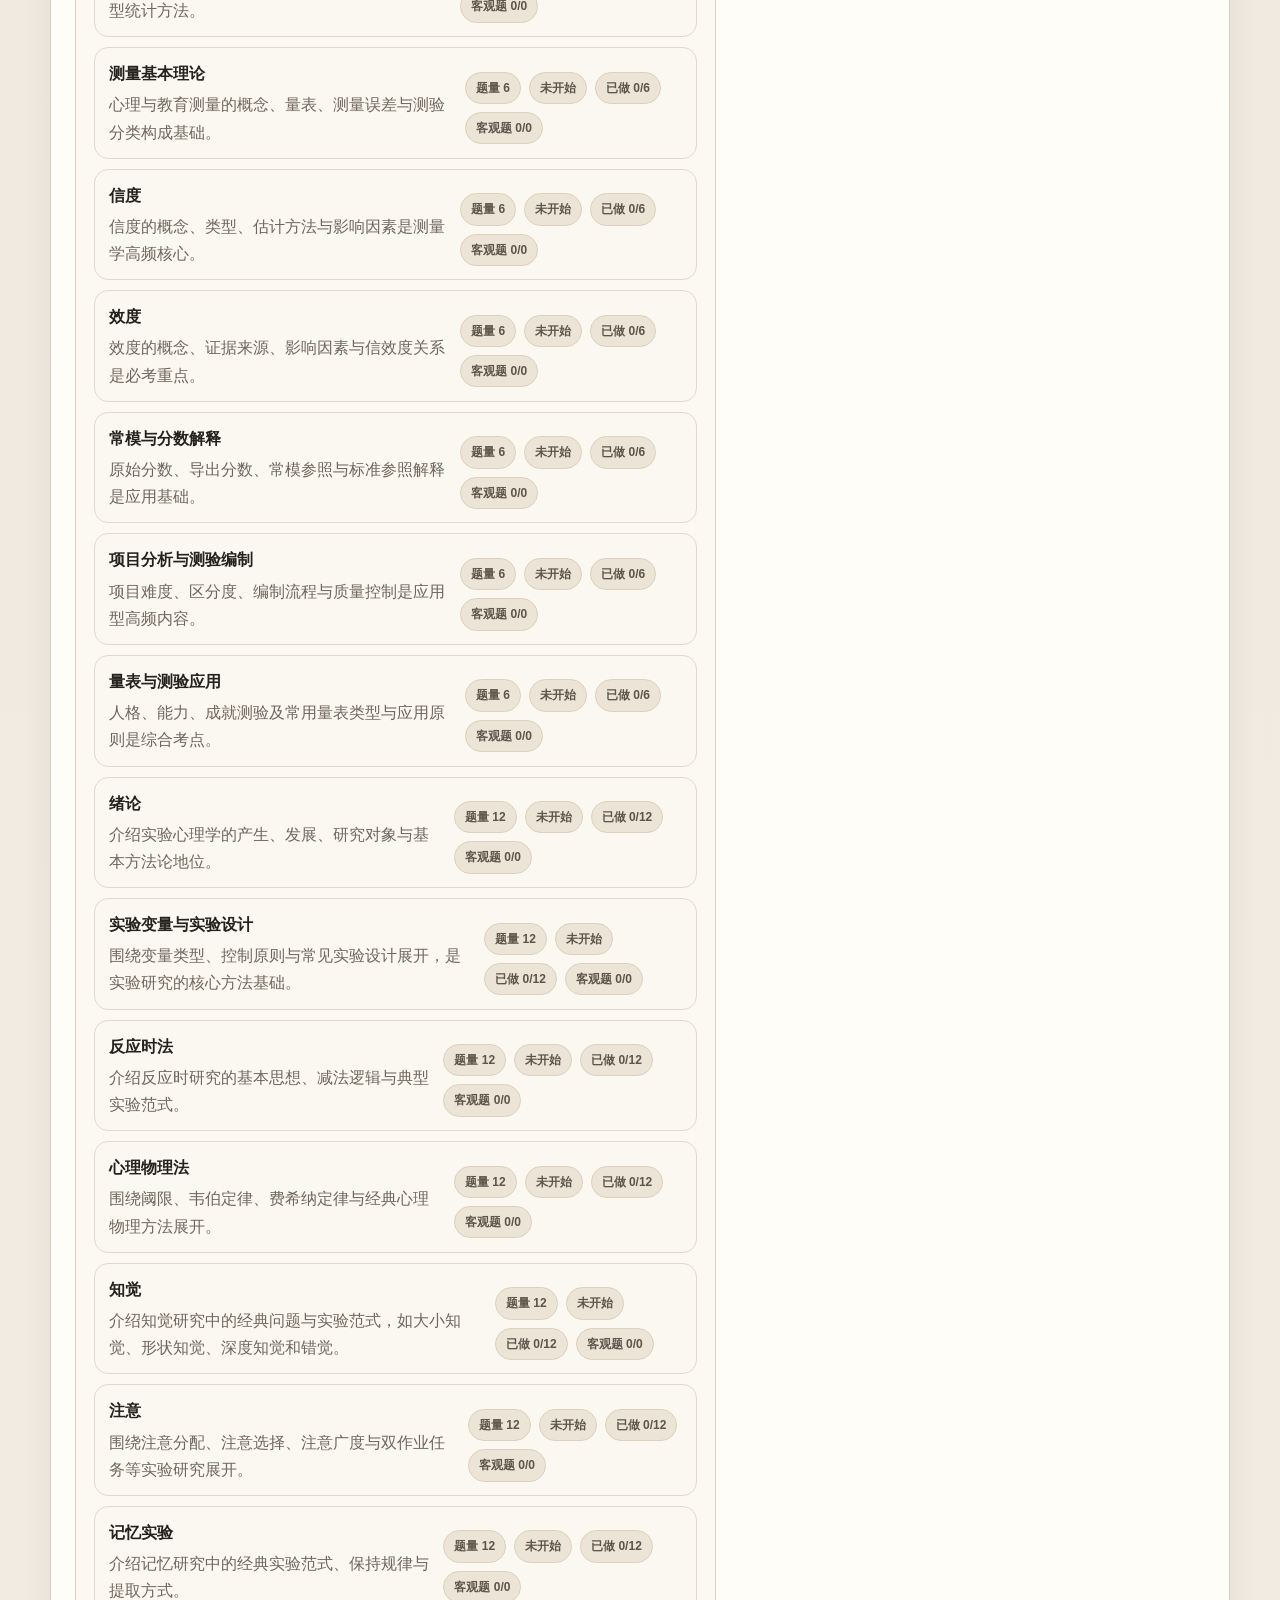
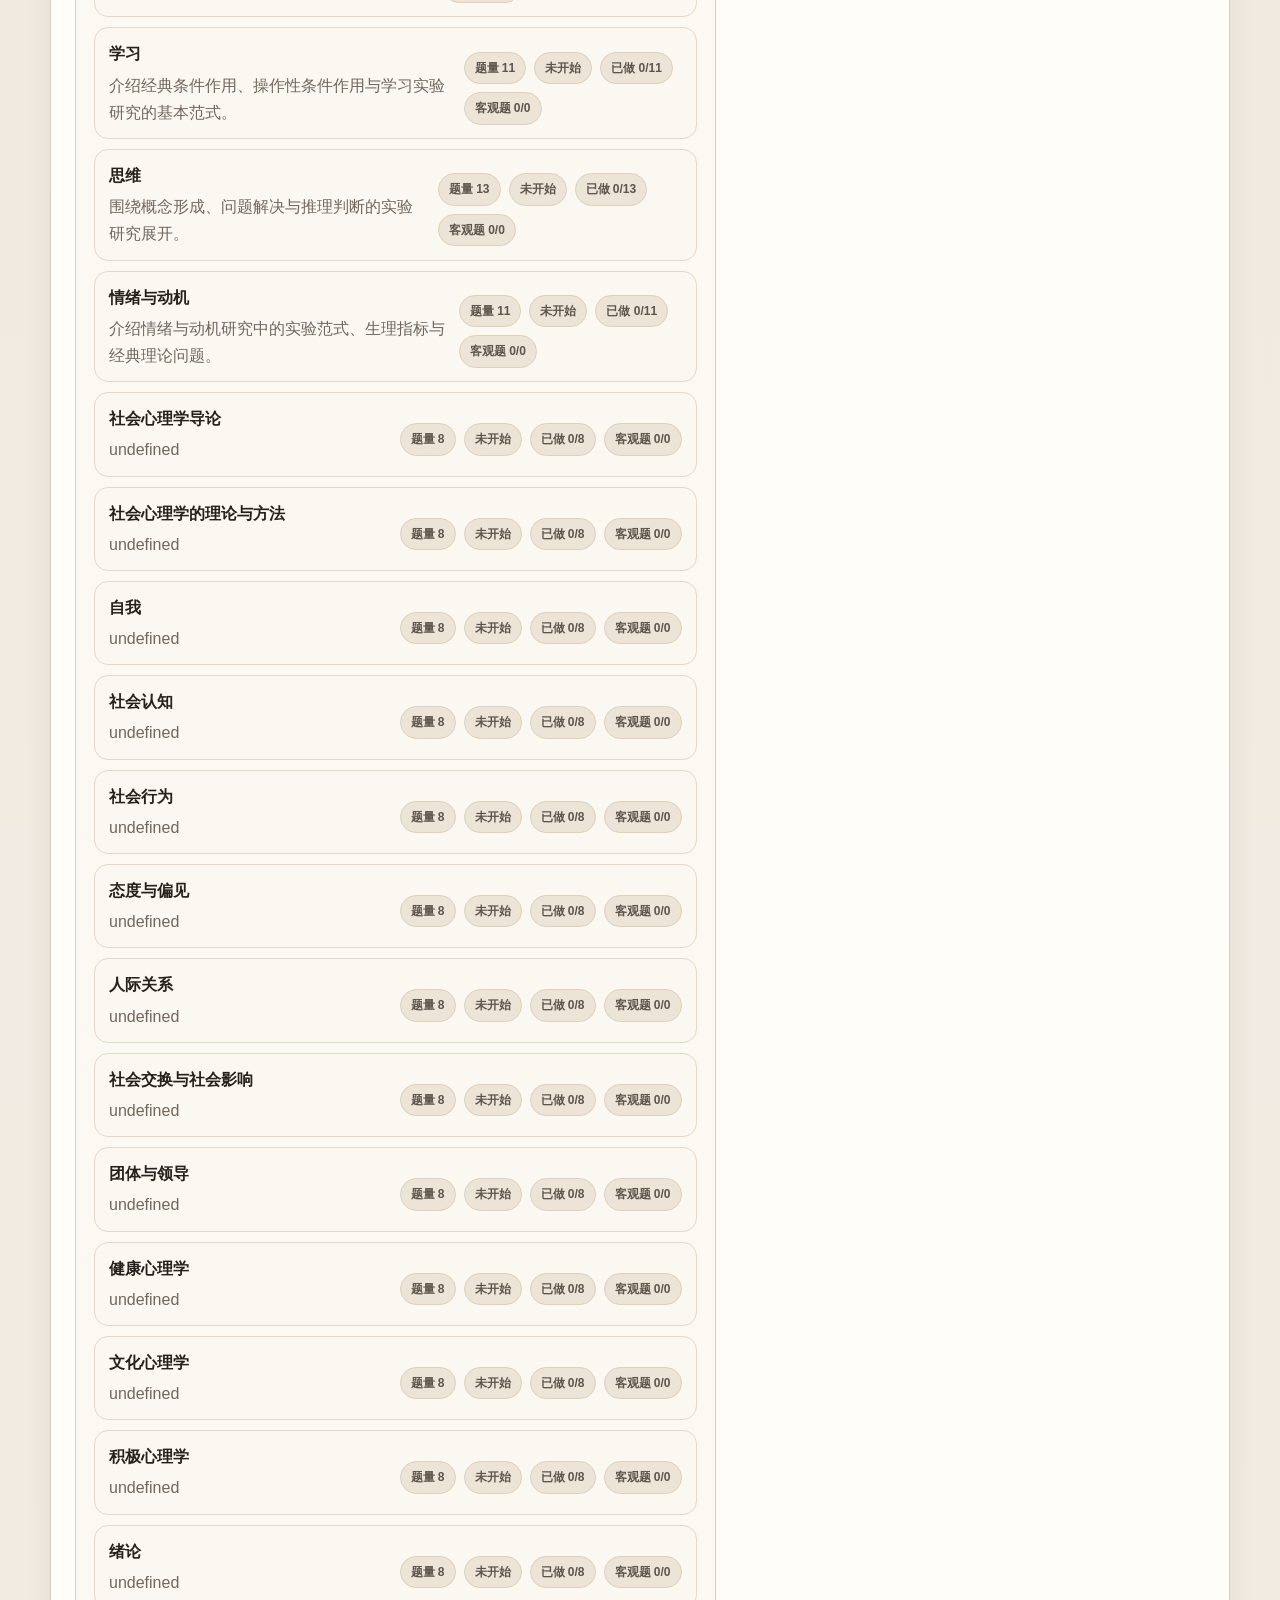
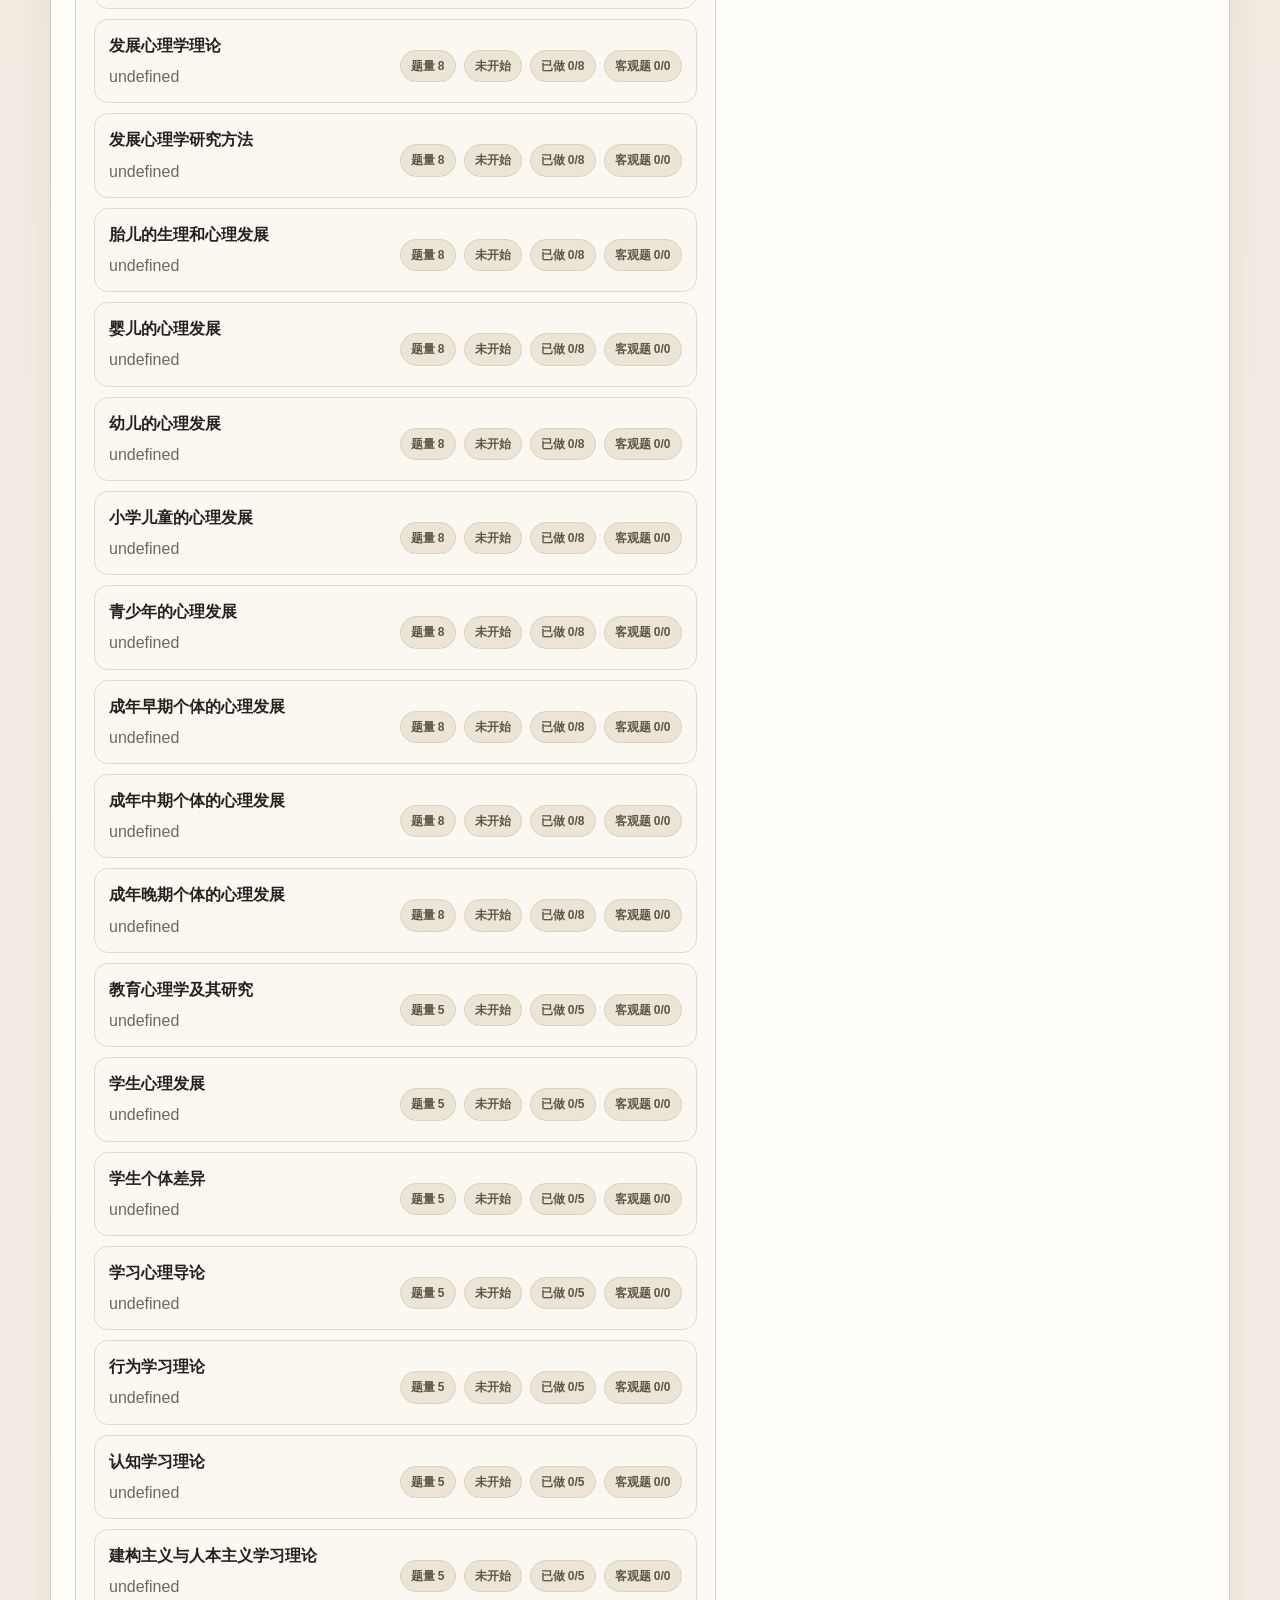
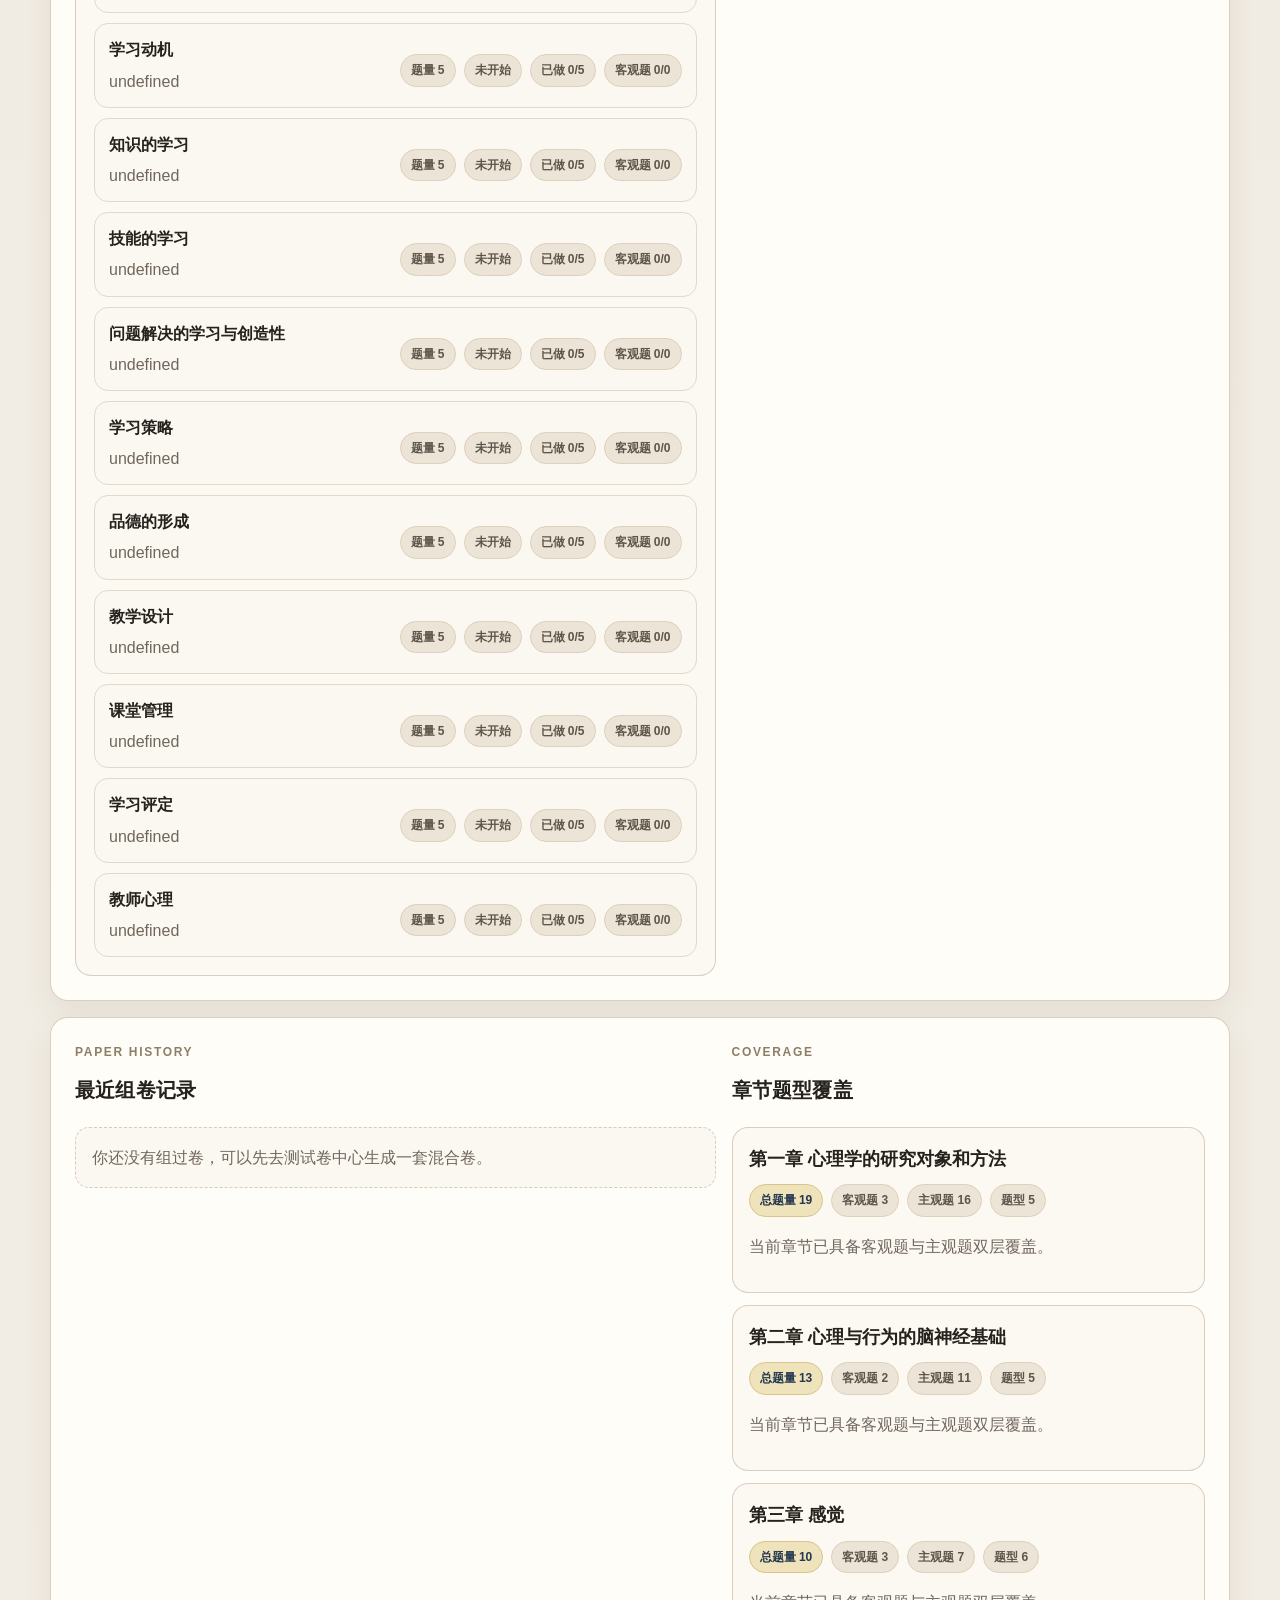
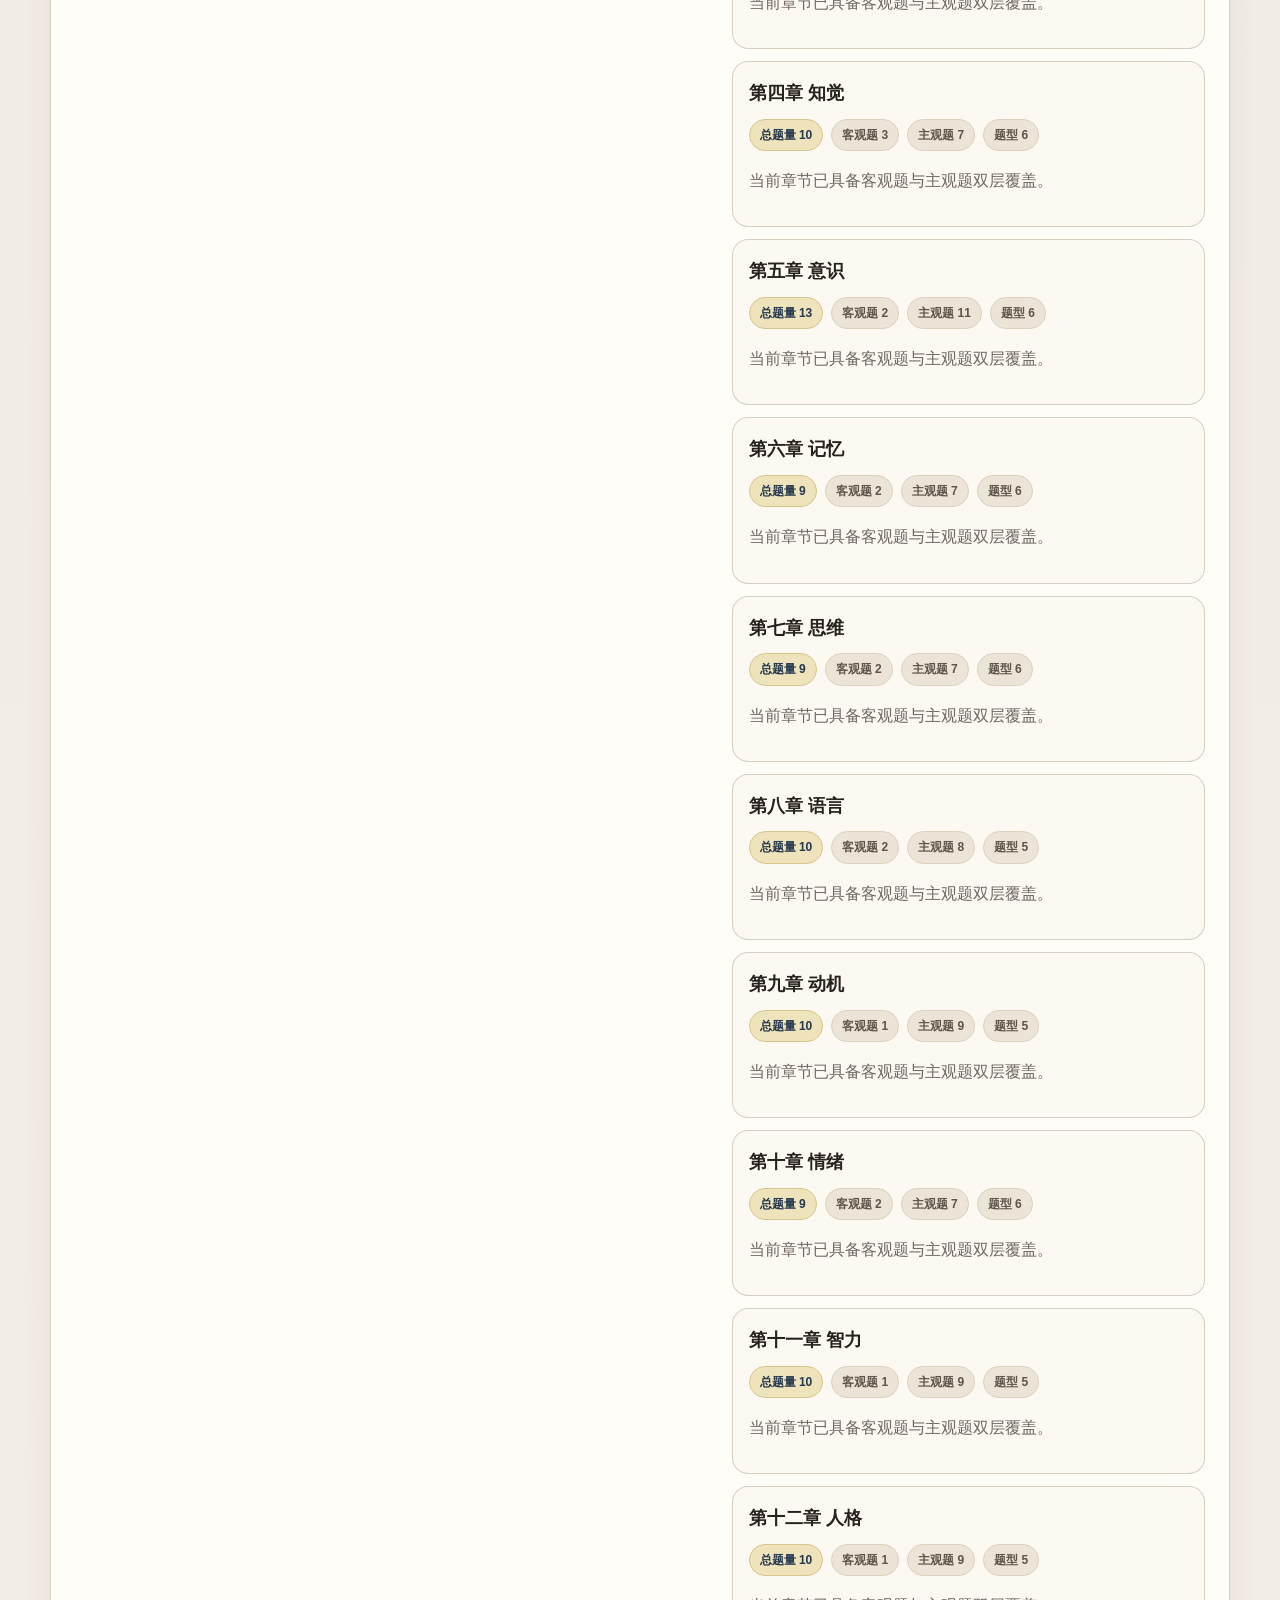
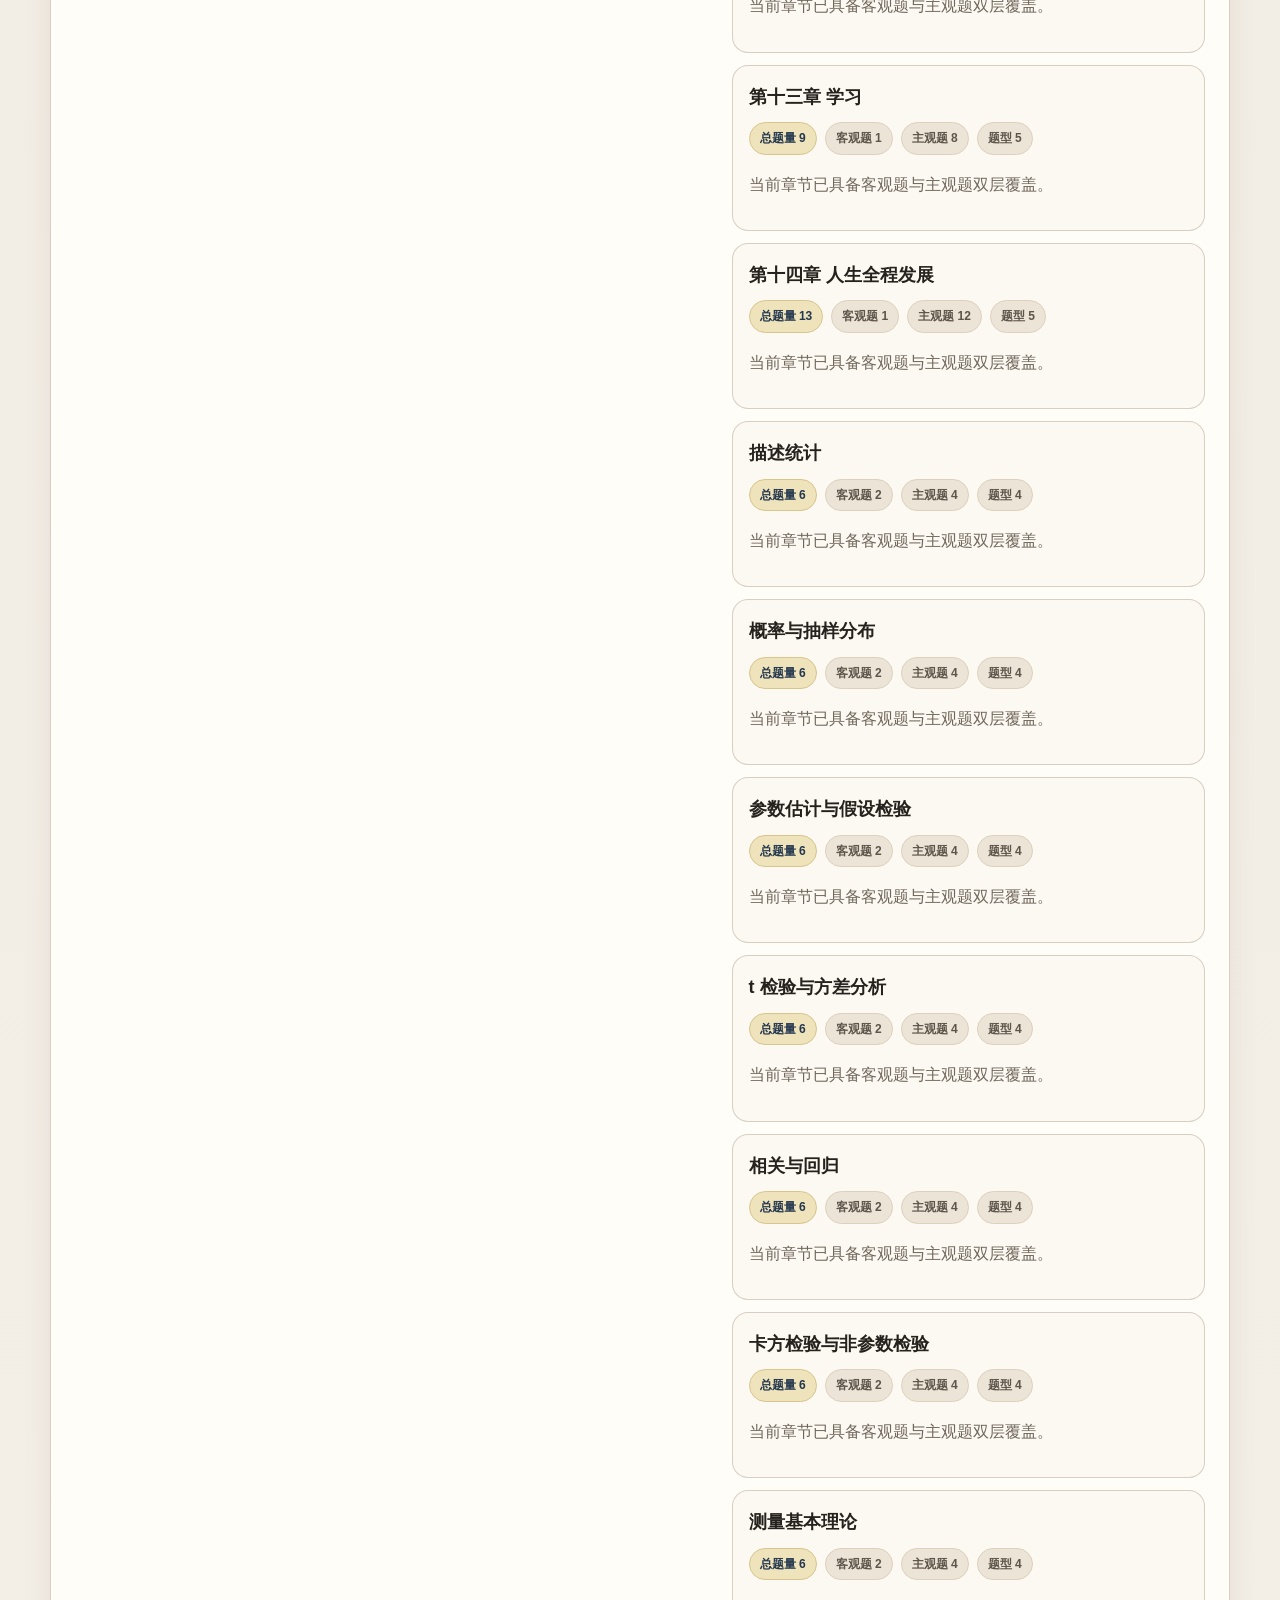
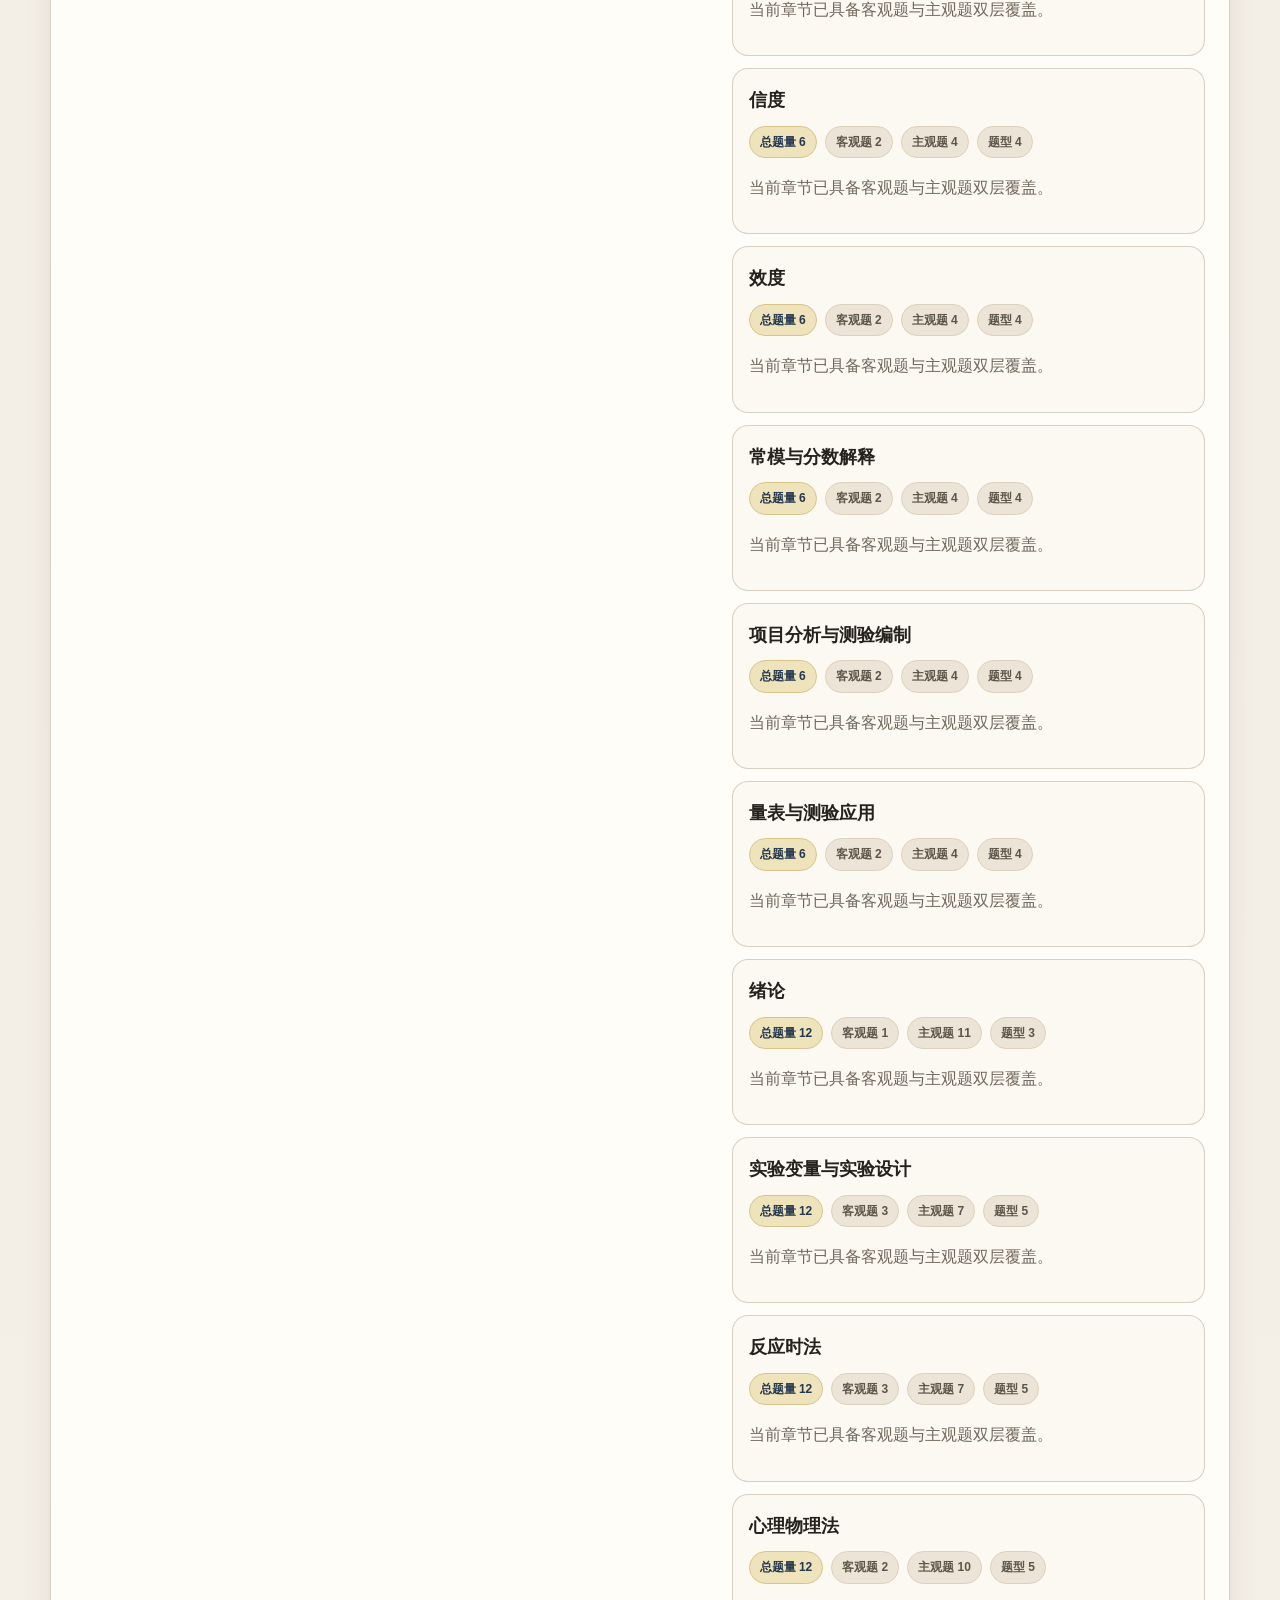
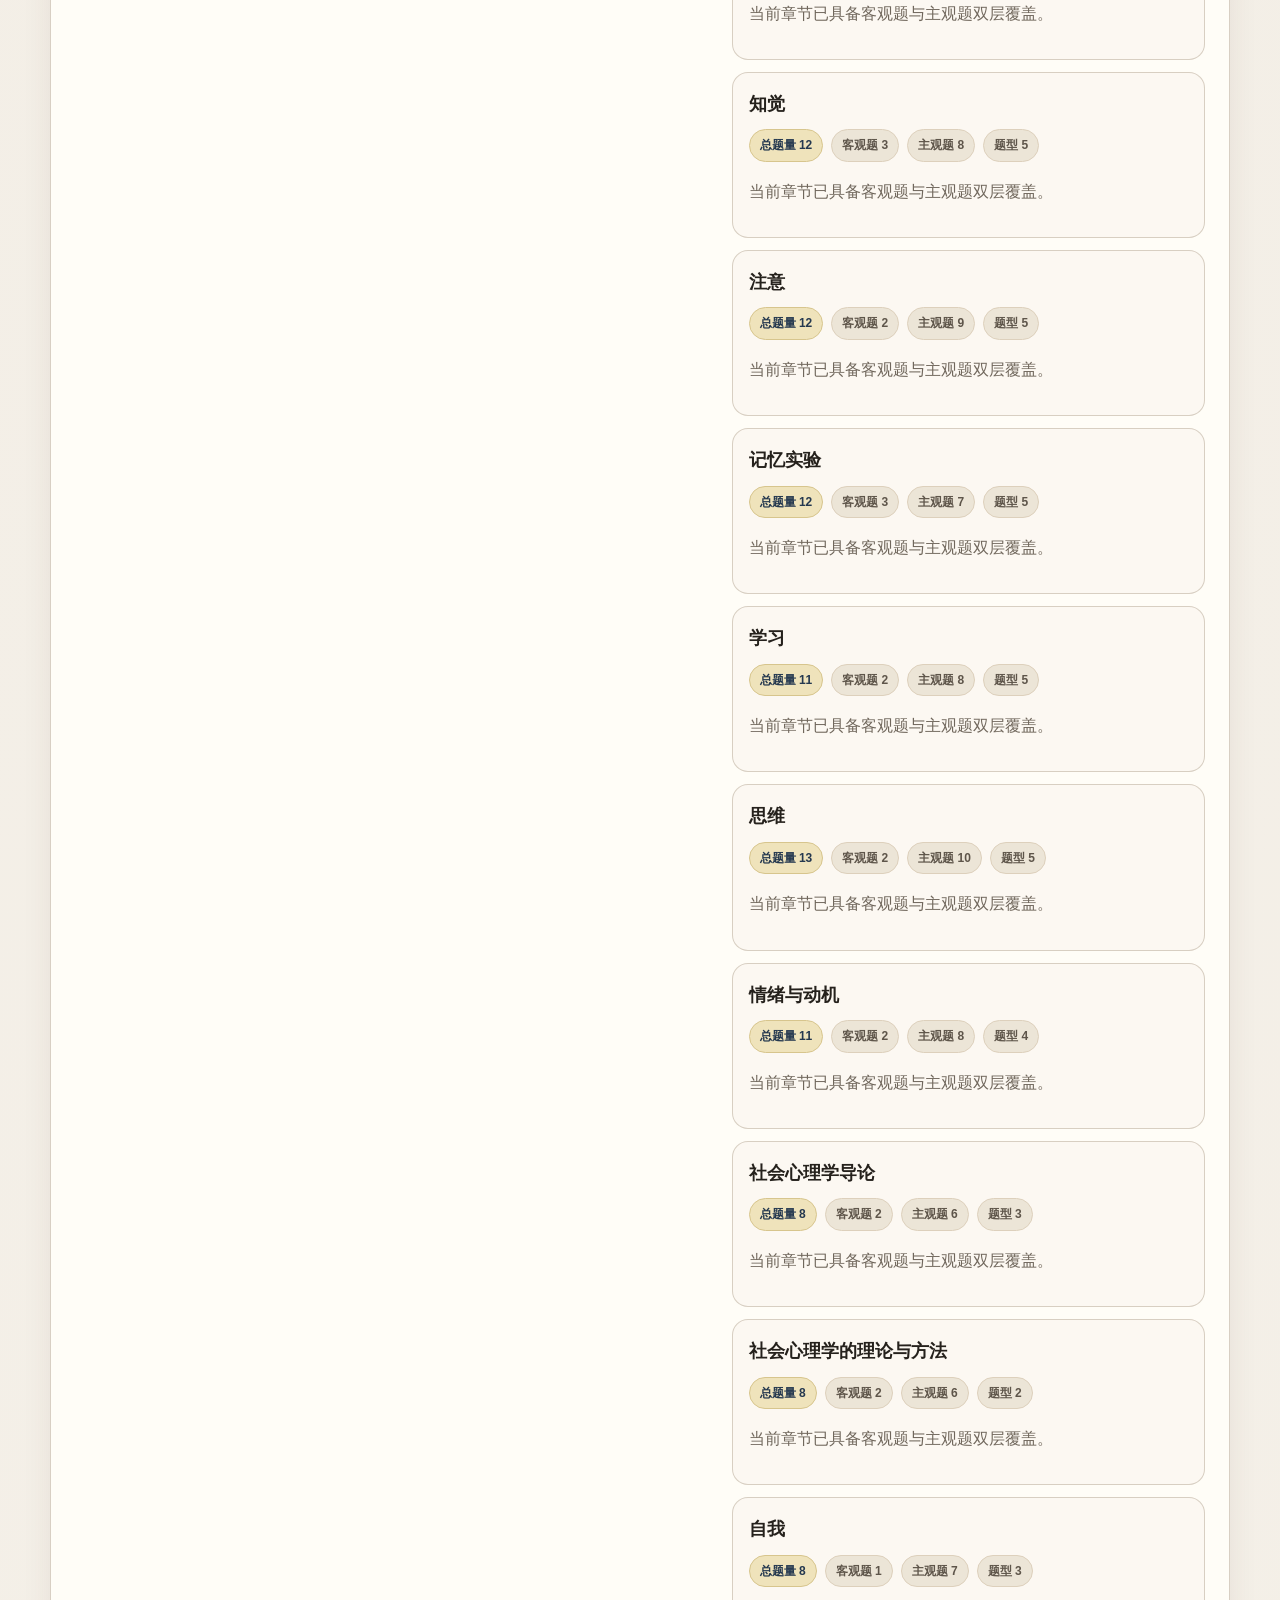
<file: webapp/psy-progress.html>
<!DOCTYPE html>
<html lang="zh-CN">
<head>
  <meta charset="UTF-8" />
  <meta name="viewport" content="width=device-width, initial-scale=1.0, viewport-fit=cover" />
  <title>复习进度 - 心理学考研复习系统</title>
  <link rel="icon" href="./favicon.svg" type="image/svg+xml" />
  <link rel="stylesheet" href="./psy.css" />
</head>
<body data-page="progress">
  <div class="shell">
    <header class="topbar card compact-topbar">
      <div>
        <div class="eyebrow">Progress</div>
        <h1>复习进度</h1>
        <p class="muted">当前版本使用本地存储记录章节状态、最近生成试卷和薄弱标记，先跑通基础进度链路。</p>
      </div>
      <nav class="nav">
        <a class="nav-link" href="./psy-index.html">首页</a>
        <a class="nav-link" href="./psy-subject.html?subject=general_psychology">学科复习</a>
        <a class="nav-link" href="./psy-papers.html">测试卷中心</a>
        <a class="nav-link active" href="./psy-progress.html">复习进度</a>
        <a class="nav-link" href="./psy-manage.html">内容管理</a>
        <a class="nav-link" href="./psy-readme.html">使用说明</a>
      </nav>
    </header>

    <section class="card">
      <div class="section-head"><div><div class="eyebrow">Overview</div><h3>总体概览</h3></div></div>
      <div class="stats-grid" id="progressStats"></div>
    </section>

    <section class="card two-col">
      <div>
        <div class="section-head"><div><div class="eyebrow">Chapters</div><h3>章节状态</h3></div></div>
        <div class="stack" id="progressChapterList"></div>
      </div>
      <div>
        <div class="section-head"><div><div class="eyebrow">Weakness</div><h3>薄弱与建议</h3></div></div>
        <div class="stack" id="weaknessList"></div>
      </div>
    </section>

    <section class="card two-col">
      <div>
        <div class="section-head"><div><div class="eyebrow">Paper History</div><h3>最近组卷记录</h3></div></div>
        <div class="stack" id="paperHistoryList"></div>
      </div>
      <div>
        <div class="section-head"><div><div class="eyebrow">Coverage</div><h3>章节题型覆盖</h3></div></div>
        <div class="stack" id="coverageList"></div>
      </div>
    </section>

    <section class="card two-col">
      <div>
        <div class="section-head"><div><div class="eyebrow">Wrong Questions</div><h3>错题本概览</h3></div></div>
        <div class="stack" id="wrongQuestionSummary"></div>
      </div>
      <div>
        <div class="section-head"><div><div class="eyebrow">Wrong Question List</div><h3>错题列表</h3></div></div>
        <div class="stack" id="wrongQuestionList"></div>
      </div>
    </section>
  </div>
  <script src="./psy-app.js"></script>
</body>
</html>
</file>
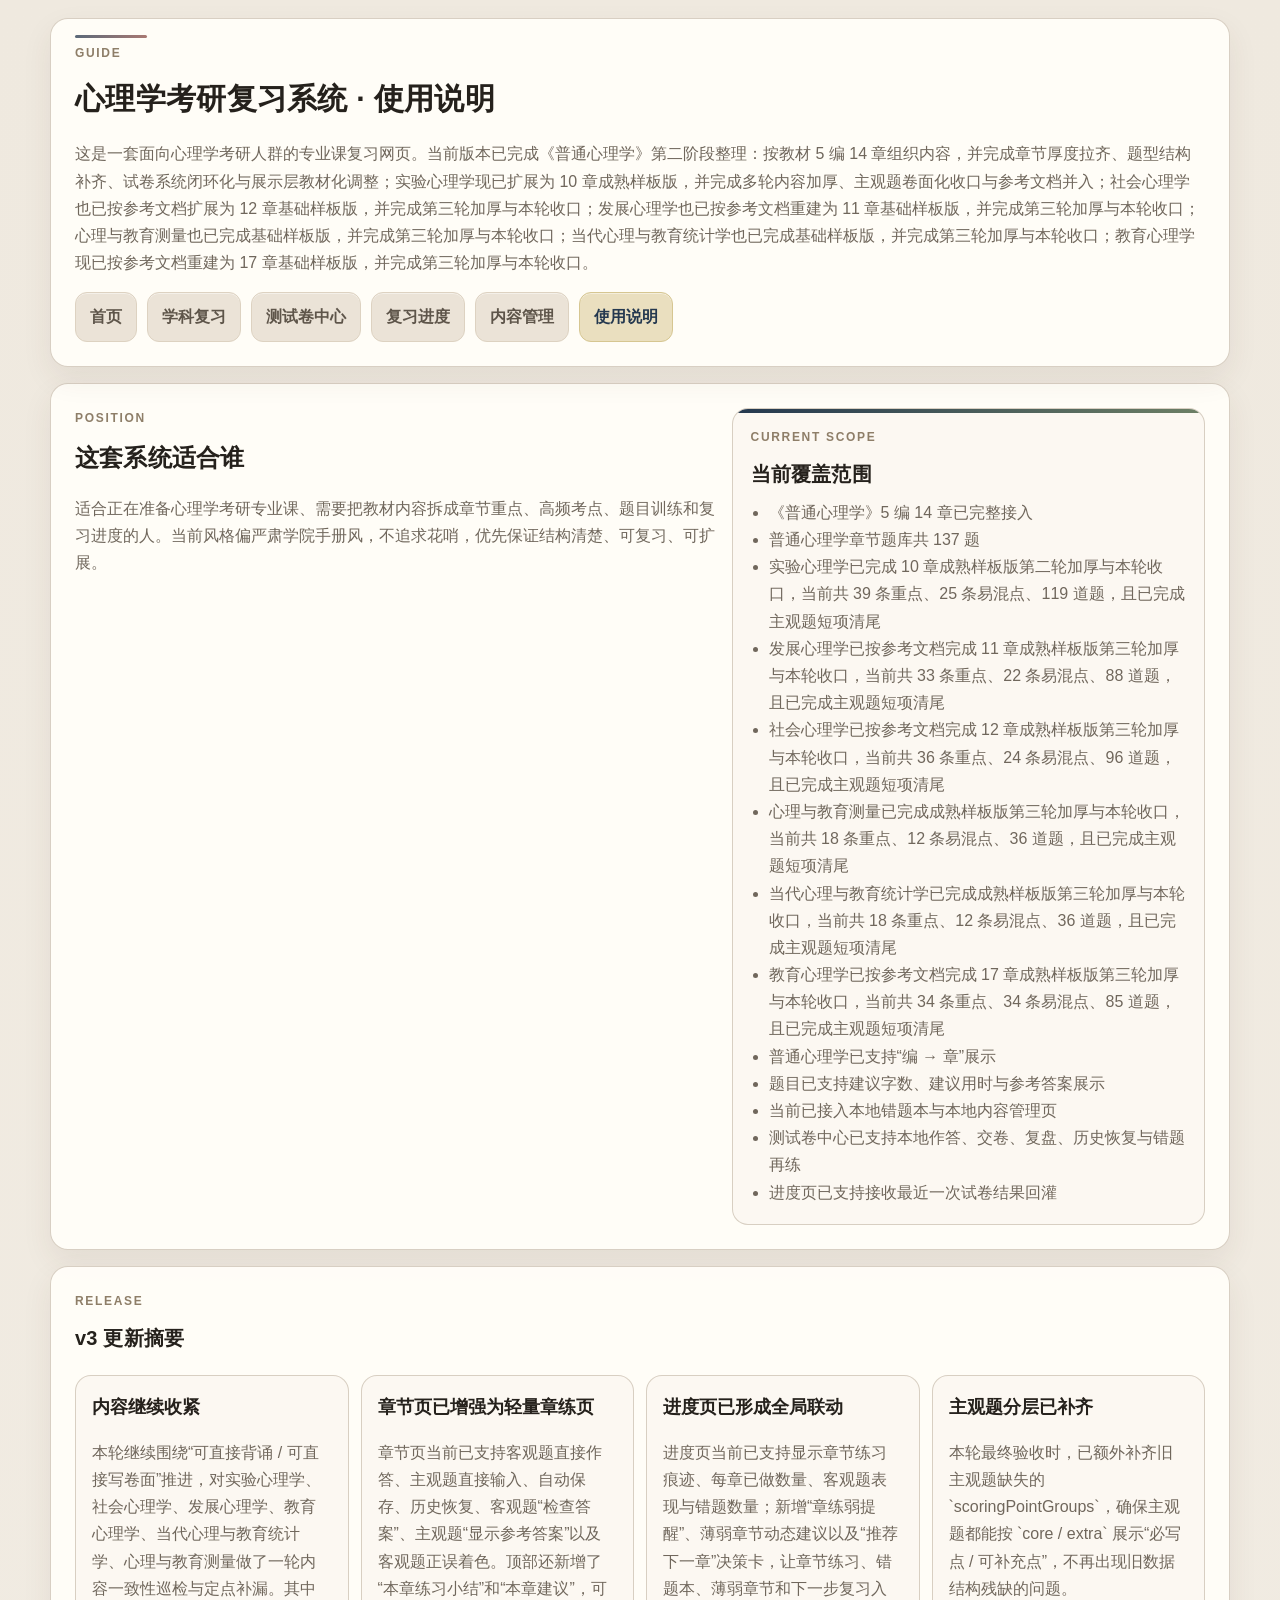
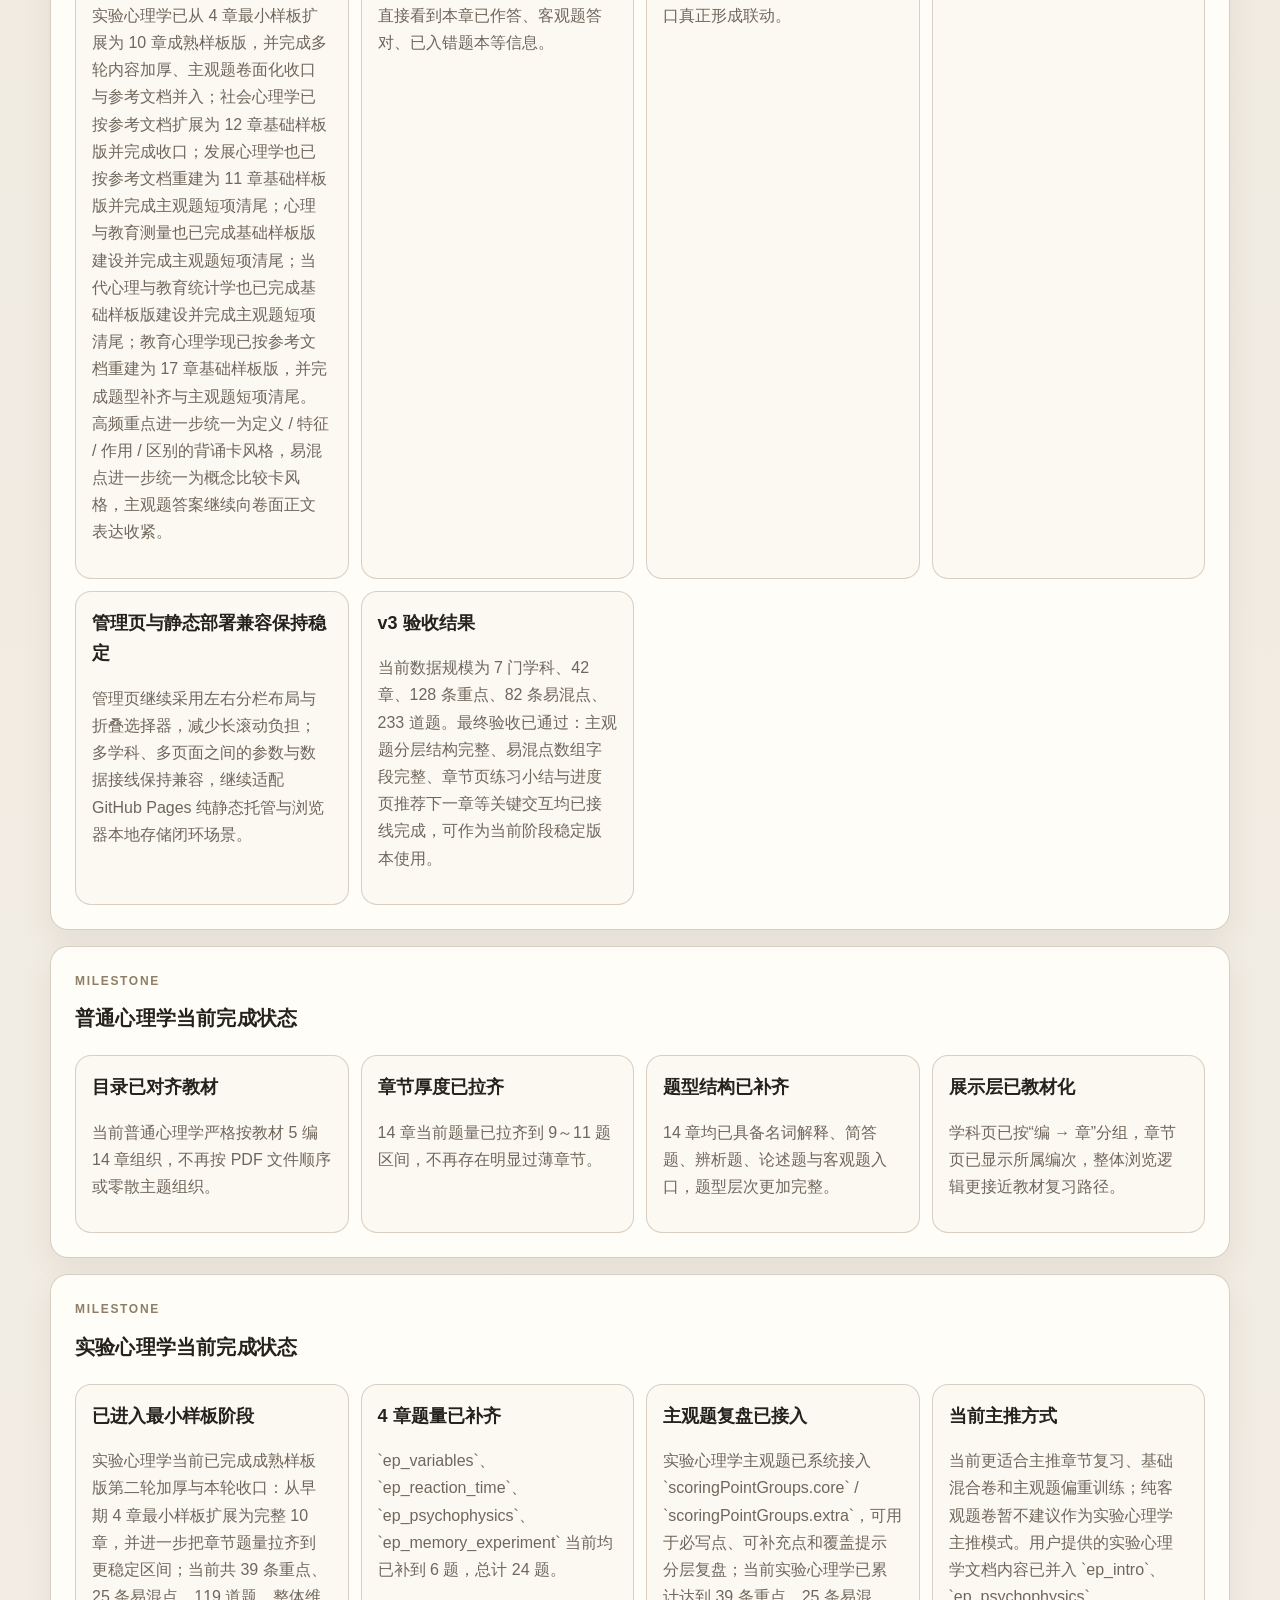
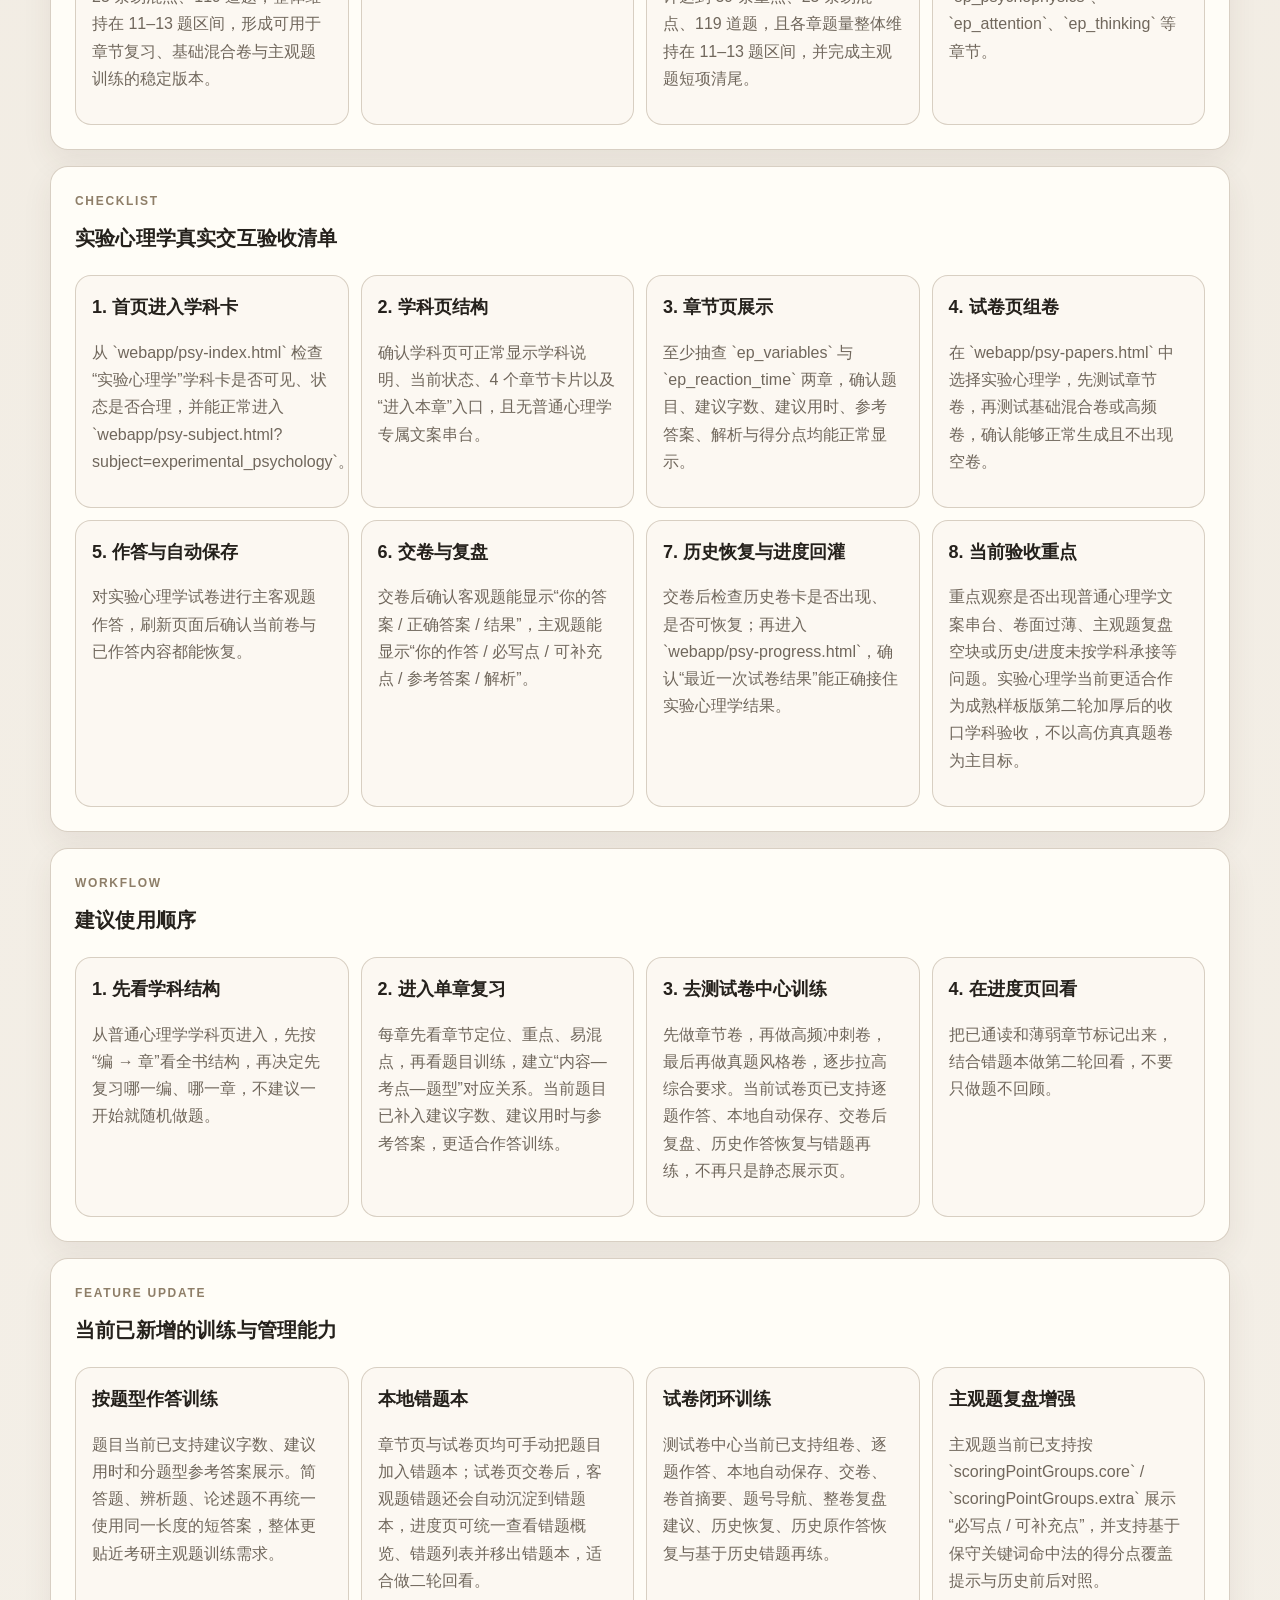
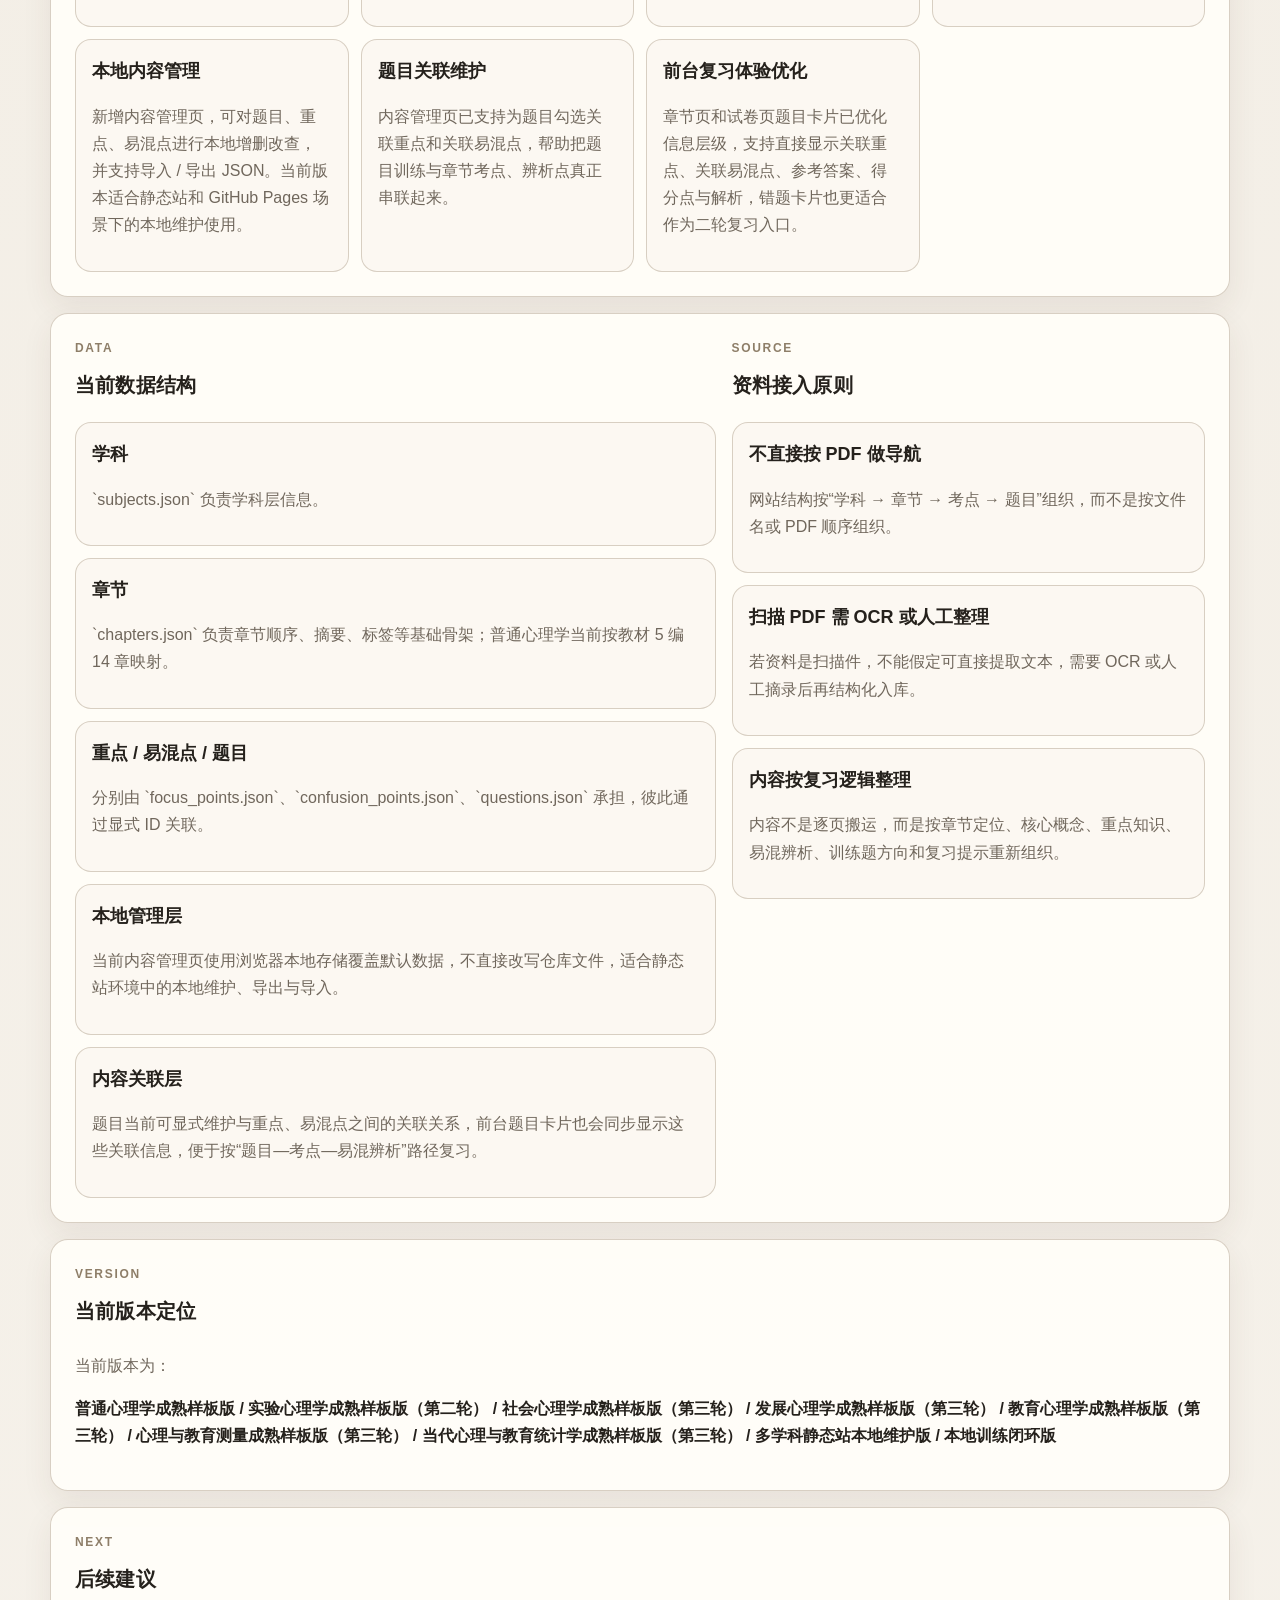
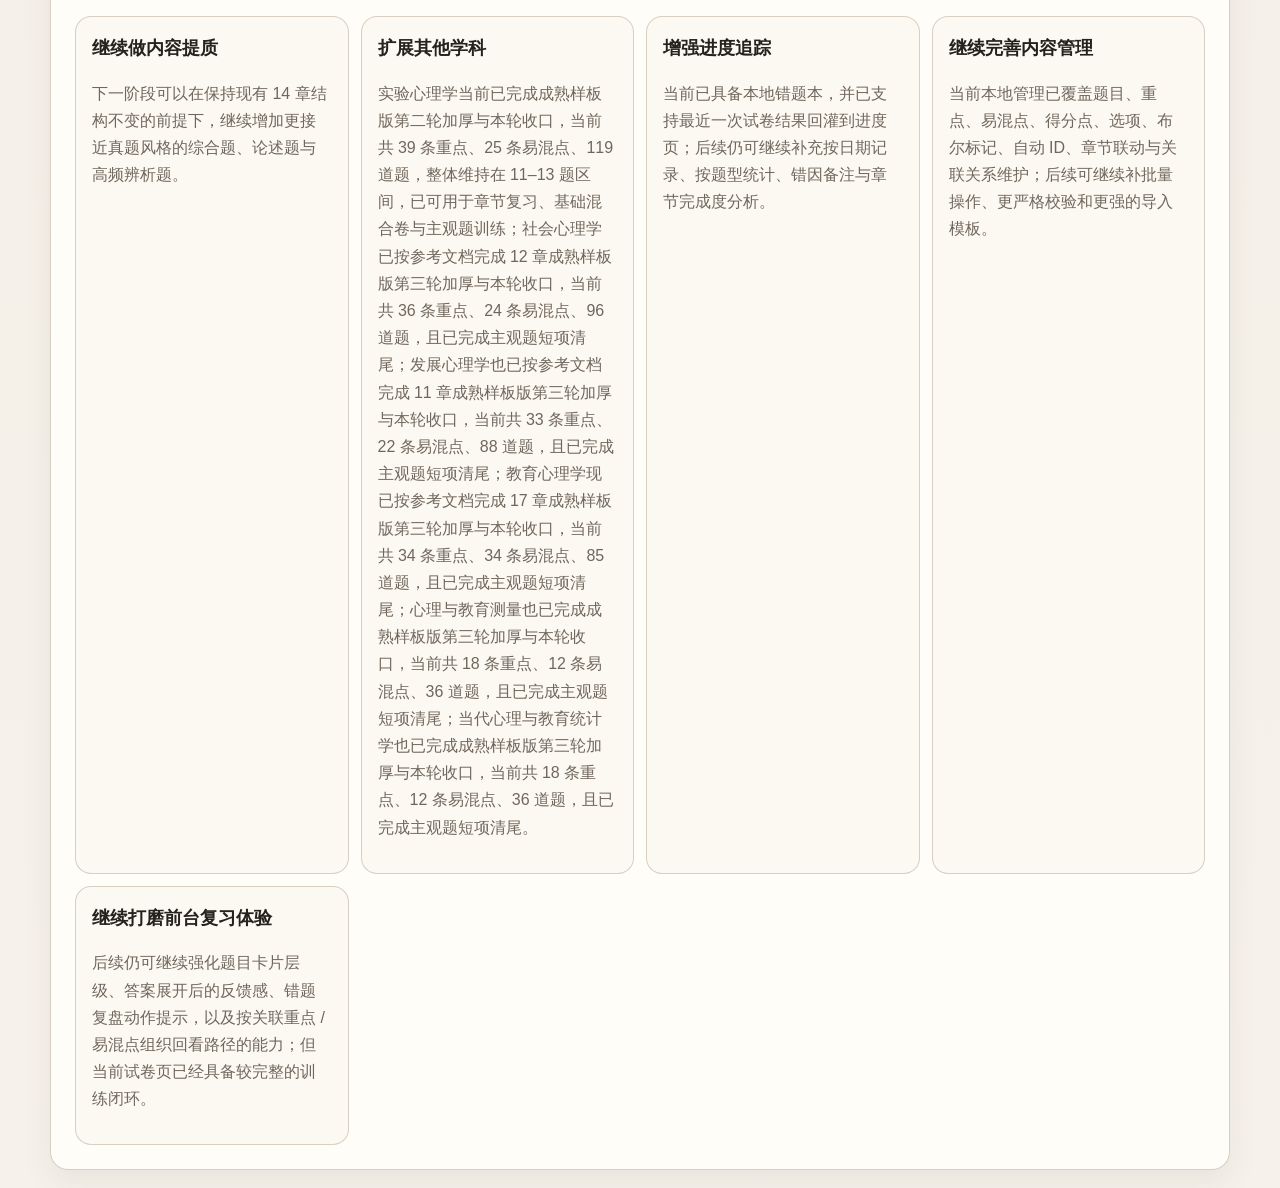
<file: webapp/psy-readme.html>
<!DOCTYPE html>
<html lang="zh-CN">
<head>
  <meta charset="UTF-8" />
  <meta name="viewport" content="width=device-width, initial-scale=1.0, viewport-fit=cover" />
  <title>使用说明 - 心理学考研复习系统</title>
  <link rel="icon" href="./favicon.svg" type="image/svg+xml" />
  <link rel="stylesheet" href="./psy.css" />
</head>
<body data-page="readme">
  <div class="shell">
    <header class="topbar card compact-topbar">
      <div>
        <div class="eyebrow">Guide</div>
        <h1>心理学考研复习系统 · 使用说明</h1>
        <p class="muted">这是一套面向心理学考研人群的专业课复习网页。当前版本已完成《普通心理学》第二阶段整理：按教材 5 编 14 章组织内容，并完成章节厚度拉齐、题型结构补齐、试卷系统闭环化与展示层教材化调整；实验心理学现已扩展为 10 章成熟样板版，并完成多轮内容加厚、主观题卷面化收口与参考文档并入；社会心理学也已按参考文档扩展为 12 章基础样板版，并完成第三轮加厚与本轮收口；发展心理学也已按参考文档重建为 11 章基础样板版，并完成第三轮加厚与本轮收口；心理与教育测量也已完成基础样板版，并完成第三轮加厚与本轮收口；当代心理与教育统计学也已完成基础样板版，并完成第三轮加厚与本轮收口；教育心理学现已按参考文档重建为 17 章基础样板版，并完成第三轮加厚与本轮收口。</p>
      </div>
      <nav class="nav">
        <a class="nav-link" href="./psy-index.html">首页</a>
        <a class="nav-link" href="./psy-subject.html?subject=general_psychology">学科复习</a>
        <a class="nav-link" href="./psy-papers.html">测试卷中心</a>
        <a class="nav-link" href="./psy-progress.html">复习进度</a>
        <a class="nav-link" href="./psy-manage.html">内容管理</a>
        <a class="nav-link active" href="./psy-readme.html">使用说明</a>
      </nav>
    </header>

    <section class="card two-col">
      <div>
        <div class="eyebrow">Position</div>
        <h2>这套系统适合谁</h2>
        <p class="muted">适合正在准备心理学考研专业课、需要把教材内容拆成章节重点、高频考点、题目训练和复习进度的人。当前风格偏严肃学院手册风，不追求花哨，优先保证结构清楚、可复习、可扩展。</p>
      </div>
      <div class="panel">
        <div class="eyebrow">Current Scope</div>
        <h3>当前覆盖范围</h3>
        <ul class="bullet-list">
          <li>《普通心理学》5 编 14 章已完整接入</li>
          <li>普通心理学章节题库共 137 题</li>
          <li>实验心理学已完成 10 章成熟样板版第二轮加厚与本轮收口，当前共 39 条重点、25 条易混点、119 道题，且已完成主观题短项清尾</li>
          <li>发展心理学已按参考文档完成 11 章成熟样板版第三轮加厚与本轮收口，当前共 33 条重点、22 条易混点、88 道题，且已完成主观题短项清尾</li>
          <li>社会心理学已按参考文档完成 12 章成熟样板版第三轮加厚与本轮收口，当前共 36 条重点、24 条易混点、96 道题，且已完成主观题短项清尾</li>
          <li>心理与教育测量已完成成熟样板版第三轮加厚与本轮收口，当前共 18 条重点、12 条易混点、36 道题，且已完成主观题短项清尾</li>
          <li>当代心理与教育统计学已完成成熟样板版第三轮加厚与本轮收口，当前共 18 条重点、12 条易混点、36 道题，且已完成主观题短项清尾</li>
          <li>教育心理学已按参考文档完成 17 章成熟样板版第三轮加厚与本轮收口，当前共 34 条重点、34 条易混点、85 道题，且已完成主观题短项清尾</li>
          <li>普通心理学已支持“编 → 章”展示</li>
          <li>题目已支持建议字数、建议用时与参考答案展示</li>
          <li>当前已接入本地错题本与本地内容管理页</li>
          <li>测试卷中心已支持本地作答、交卷、复盘、历史恢复与错题再练</li>
          <li>进度页已支持接收最近一次试卷结果回灌</li>
        </ul>
      </div>
    </section>

    <section class="card">
      <div class="section-head"><div><div class="eyebrow">Release</div><h3>v3 更新摘要</h3></div></div>
      <div class="grid">
        <div class="note-card">
          <h4>内容继续收紧</h4>
          <p class="muted">本轮继续围绕“可直接背诵 / 可直接写卷面”推进，对实验心理学、社会心理学、发展心理学、教育心理学、当代心理与教育统计学、心理与教育测量做了一轮内容一致性巡检与定点补漏。其中实验心理学已从 4 章最小样板扩展为 10 章成熟样板版，并完成多轮内容加厚、主观题卷面化收口与参考文档并入；社会心理学已按参考文档扩展为 12 章基础样板版并完成收口；发展心理学也已按参考文档重建为 11 章基础样板版并完成主观题短项清尾；心理与教育测量也已完成基础样板版建设并完成主观题短项清尾；当代心理与教育统计学也已完成基础样板版建设并完成主观题短项清尾；教育心理学现已按参考文档重建为 17 章基础样板版，并完成题型补齐与主观题短项清尾。高频重点进一步统一为定义 / 特征 / 作用 / 区别的背诵卡风格，易混点进一步统一为概念比较卡风格，主观题答案继续向卷面正文表达收紧。</p>
        </div>
        <div class="note-card">
          <h4>章节页已增强为轻量章练页</h4>
          <p class="muted">章节页当前已支持客观题直接作答、主观题直接输入、自动保存、历史恢复、客观题“检查答案”、主观题“显示参考答案”以及客观题正误着色。顶部还新增了“本章练习小结”和“本章建议”，可直接看到本章已作答、客观题答对、已入错题本等信息。</p>
        </div>
        <div class="note-card">
          <h4>进度页已形成全局联动</h4>
          <p class="muted">进度页当前已支持显示章节练习痕迹、每章已做数量、客观题表现与错题数量；新增“章练弱提醒”、薄弱章节动态建议以及“推荐下一章”决策卡，让章节练习、错题本、薄弱章节和下一步复习入口真正形成联动。</p>
        </div>
        <div class="note-card">
          <h4>主观题分层已补齐</h4>
          <p class="muted">本轮最终验收时，已额外补齐旧主观题缺失的 `scoringPointGroups`，确保主观题都能按 `core / extra` 展示“必写点 / 可补充点”，不再出现旧数据结构残缺的问题。</p>
        </div>
        <div class="note-card">
          <h4>管理页与静态部署兼容保持稳定</h4>
          <p class="muted">管理页继续采用左右分栏布局与折叠选择器，减少长滚动负担；多学科、多页面之间的参数与数据接线保持兼容，继续适配 GitHub Pages 纯静态托管与浏览器本地存储闭环场景。</p>
        </div>
        <div class="note-card">
          <h4>v3 验收结果</h4>
          <p class="muted">当前数据规模为 7 门学科、42 章、128 条重点、82 条易混点、233 道题。最终验收已通过：主观题分层结构完整、易混点数组字段完整、章节页练习小结与进度页推荐下一章等关键交互均已接线完成，可作为当前阶段稳定版本使用。</p>
        </div>
      </div>
    </section>

    <section class="card">
      <div class="section-head"><div><div class="eyebrow">Milestone</div><h3>普通心理学当前完成状态</h3></div></div>
      <div class="grid">
        <div class="note-card">
          <h4>目录已对齐教材</h4>
          <p class="muted">当前普通心理学严格按教材 5 编 14 章组织，不再按 PDF 文件顺序或零散主题组织。</p>
        </div>
        <div class="note-card">
          <h4>章节厚度已拉齐</h4>
          <p class="muted">14 章当前题量已拉齐到 9～11 题区间，不再存在明显过薄章节。</p>
        </div>
        <div class="note-card">
          <h4>题型结构已补齐</h4>
          <p class="muted">14 章均已具备名词解释、简答题、辨析题、论述题与客观题入口，题型层次更加完整。</p>
        </div>
        <div class="note-card">
          <h4>展示层已教材化</h4>
          <p class="muted">学科页已按“编 → 章”分组，章节页已显示所属编次，整体浏览逻辑更接近教材复习路径。</p>
        </div>
      </div>
    </section>

    <section class="card">
      <div class="section-head"><div><div class="eyebrow">Milestone</div><h3>实验心理学当前完成状态</h3></div></div>
      <div class="grid">
        <div class="note-card">
          <h4>已进入最小样板阶段</h4>
          <p class="muted">实验心理学当前已完成成熟样板版第二轮加厚与本轮收口：从早期 4 章最小样板扩展为完整 10 章，并进一步把章节题量拉齐到更稳定区间；当前共 39 条重点、25 条易混点、119 道题，整体维持在 11–13 题区间，形成可用于章节复习、基础混合卷与主观题训练的稳定版本。</p>
        </div>
        <div class="note-card">
          <h4>4 章题量已补齐</h4>
          <p class="muted">`ep_variables`、`ep_reaction_time`、`ep_psychophysics`、`ep_memory_experiment` 当前均已补到 6 题，总计 24 题。</p>
        </div>
        <div class="note-card">
          <h4>主观题复盘已接入</h4>
          <p class="muted">实验心理学主观题已系统接入 `scoringPointGroups.core` / `scoringPointGroups.extra`，可用于必写点、可补充点和覆盖提示分层复盘；当前实验心理学已累计达到 39 条重点、25 条易混点、119 道题，且各章题量整体维持在 11–13 题区间，并完成主观题短项清尾。</p>
        </div>
        <div class="note-card">
          <h4>当前主推方式</h4>
          <p class="muted">当前更适合主推章节复习、基础混合卷和主观题偏重训练；纯客观题卷暂不建议作为实验心理学主推模式。用户提供的实验心理学文档内容已并入 `ep_intro`、`ep_psychophysics`、`ep_attention`、`ep_thinking` 等章节。</p>
        </div>
      </div>
    </section>

    <section class="card">
      <div class="section-head"><div><div class="eyebrow">Checklist</div><h3>实验心理学真实交互验收清单</h3></div></div>
      <div class="grid">
        <div class="note-card">
          <h4>1. 首页进入学科卡</h4>
          <p class="muted">从 `webapp/psy-index.html` 检查“实验心理学”学科卡是否可见、状态是否合理，并能正常进入 `webapp/psy-subject.html?subject=experimental_psychology`。</p>
        </div>
        <div class="note-card">
          <h4>2. 学科页结构</h4>
          <p class="muted">确认学科页可正常显示学科说明、当前状态、4 个章节卡片以及“进入本章”入口，且无普通心理学专属文案串台。</p>
        </div>
        <div class="note-card">
          <h4>3. 章节页展示</h4>
          <p class="muted">至少抽查 `ep_variables` 与 `ep_reaction_time` 两章，确认题目、建议字数、建议用时、参考答案、解析与得分点均能正常显示。</p>
        </div>
        <div class="note-card">
          <h4>4. 试卷页组卷</h4>
          <p class="muted">在 `webapp/psy-papers.html` 中选择实验心理学，先测试章节卷，再测试基础混合卷或高频卷，确认能够正常生成且不出现空卷。</p>
        </div>
        <div class="note-card">
          <h4>5. 作答与自动保存</h4>
          <p class="muted">对实验心理学试卷进行主客观题作答，刷新页面后确认当前卷与已作答内容都能恢复。</p>
        </div>
        <div class="note-card">
          <h4>6. 交卷与复盘</h4>
          <p class="muted">交卷后确认客观题能显示“你的答案 / 正确答案 / 结果”，主观题能显示“你的作答 / 必写点 / 可补充点 / 参考答案 / 解析”。</p>
        </div>
        <div class="note-card">
          <h4>7. 历史恢复与进度回灌</h4>
          <p class="muted">交卷后检查历史卷卡是否出现、是否可恢复；再进入 `webapp/psy-progress.html`，确认“最近一次试卷结果”能正确接住实验心理学结果。</p>
        </div>
        <div class="note-card">
          <h4>8. 当前验收重点</h4>
          <p class="muted">重点观察是否出现普通心理学文案串台、卷面过薄、主观题复盘空块或历史/进度未按学科承接等问题。实验心理学当前更适合作为成熟样板版第二轮加厚后的收口学科验收，不以高仿真真题卷为主目标。</p>
        </div>
      </div>
    </section>

    <section class="card">
      <div class="section-head"><div><div class="eyebrow">Workflow</div><h3>建议使用顺序</h3></div></div>
      <div class="grid">
        <div class="note-card">
          <h4>1. 先看学科结构</h4>
          <p class="muted">从普通心理学学科页进入，先按“编 → 章”看全书结构，再决定先复习哪一编、哪一章，不建议一开始就随机做题。</p>
        </div>
        <div class="note-card">
          <h4>2. 进入单章复习</h4>
          <p class="muted">每章先看章节定位、重点、易混点，再看题目训练，建立“内容—考点—题型”对应关系。当前题目已补入建议字数、建议用时与参考答案，更适合作答训练。</p>
        </div>
        <div class="note-card">
          <h4>3. 去测试卷中心训练</h4>
          <p class="muted">先做章节卷，再做高频冲刺卷，最后再做真题风格卷，逐步拉高综合要求。当前试卷页已支持逐题作答、本地自动保存、交卷后复盘、历史作答恢复与错题再练，不再只是静态展示页。</p>
        </div>
        <div class="note-card">
          <h4>4. 在进度页回看</h4>
          <p class="muted">把已通读和薄弱章节标记出来，结合错题本做第二轮回看，不要只做题不回顾。</p>
        </div>
      </div>
    </section>

    <section class="card">
      <div class="section-head"><div><div class="eyebrow">Feature Update</div><h3>当前已新增的训练与管理能力</h3></div></div>
      <div class="grid">
        <div class="note-card">
          <h4>按题型作答训练</h4>
          <p class="muted">题目当前已支持建议字数、建议用时和分题型参考答案展示。简答题、辨析题、论述题不再统一使用同一长度的短答案，整体更贴近考研主观题训练需求。</p>
        </div>
        <div class="note-card">
          <h4>本地错题本</h4>
          <p class="muted">章节页与试卷页均可手动把题目加入错题本；试卷页交卷后，客观题错题还会自动沉淀到错题本，进度页可统一查看错题概览、错题列表并移出错题本，适合做二轮回看。</p>
        </div>
        <div class="note-card">
          <h4>试卷闭环训练</h4>
          <p class="muted">测试卷中心当前已支持组卷、逐题作答、本地自动保存、交卷、卷首摘要、题号导航、整卷复盘建议、历史恢复、历史原作答恢复与基于历史错题再练。</p>
        </div>
        <div class="note-card">
          <h4>主观题复盘增强</h4>
          <p class="muted">主观题当前已支持按 `scoringPointGroups.core` / `scoringPointGroups.extra` 展示“必写点 / 可补充点”，并支持基于保守关键词命中法的得分点覆盖提示与历史前后对照。</p>
        </div>
        <div class="note-card">
          <h4>本地内容管理</h4>
          <p class="muted">新增内容管理页，可对题目、重点、易混点进行本地增删改查，并支持导入 / 导出 JSON。当前版本适合静态站和 GitHub Pages 场景下的本地维护使用。</p>
        </div>
        <div class="note-card">
          <h4>题目关联维护</h4>
          <p class="muted">内容管理页已支持为题目勾选关联重点和关联易混点，帮助把题目训练与章节考点、辨析点真正串联起来。</p>
        </div>
        <div class="note-card">
          <h4>前台复习体验优化</h4>
          <p class="muted">章节页和试卷页题目卡片已优化信息层级，支持直接显示关联重点、关联易混点、参考答案、得分点与解析，错题卡片也更适合作为二轮复习入口。</p>
        </div>
      </div>
    </section>

    <section class="card two-col">
      <div>
        <div class="section-head"><div><div class="eyebrow">Data</div><h3>当前数据结构</h3></div></div>
        <div class="stack">
          <div class="note-card"><h4>学科</h4><p class="muted">`subjects.json` 负责学科层信息。</p></div>
          <div class="note-card"><h4>章节</h4><p class="muted">`chapters.json` 负责章节顺序、摘要、标签等基础骨架；普通心理学当前按教材 5 编 14 章映射。</p></div>
          <div class="note-card"><h4>重点 / 易混点 / 题目</h4><p class="muted">分别由 `focus_points.json`、`confusion_points.json`、`questions.json` 承担，彼此通过显式 ID 关联。</p></div>
          <div class="note-card"><h4>本地管理层</h4><p class="muted">当前内容管理页使用浏览器本地存储覆盖默认数据，不直接改写仓库文件，适合静态站环境中的本地维护、导出与导入。</p></div>
          <div class="note-card"><h4>内容关联层</h4><p class="muted">题目当前可显式维护与重点、易混点之间的关联关系，前台题目卡片也会同步显示这些关联信息，便于按“题目—考点—易混辨析”路径复习。</p></div>
        </div>
      </div>
      <div>
        <div class="section-head"><div><div class="eyebrow">Source</div><h3>资料接入原则</h3></div></div>
        <div class="stack">
          <div class="note-card"><h4>不直接按 PDF 做导航</h4><p class="muted">网站结构按“学科 → 章节 → 考点 → 题目”组织，而不是按文件名或 PDF 顺序组织。</p></div>
          <div class="note-card"><h4>扫描 PDF 需 OCR 或人工整理</h4><p class="muted">若资料是扫描件，不能假定可直接提取文本，需要 OCR 或人工摘录后再结构化入库。</p></div>
          <div class="note-card"><h4>内容按复习逻辑整理</h4><p class="muted">内容不是逐页搬运，而是按章节定位、核心概念、重点知识、易混辨析、训练题方向和复习提示重新组织。</p></div>
        </div>
      </div>
    </section>

    <section class="card">
      <div class="section-head"><div><div class="eyebrow">Version</div><h3>当前版本定位</h3></div></div>
      <p class="muted">当前版本为：</p>
      <p><strong>普通心理学成熟样板版 / 实验心理学成熟样板版（第二轮） / 社会心理学成熟样板版（第三轮） / 发展心理学成熟样板版（第三轮） / 教育心理学成熟样板版（第三轮） / 心理与教育测量成熟样板版（第三轮） / 当代心理与教育统计学成熟样板版（第三轮） / 多学科静态站本地维护版 / 本地训练闭环版</strong></p>
    </section>

    <section class="card">
      <div class="section-head"><div><div class="eyebrow">Next</div><h3>后续建议</h3></div></div>
      <div class="grid">
        <div class="note-card">
          <h4>继续做内容提质</h4>
          <p class="muted">下一阶段可以在保持现有 14 章结构不变的前提下，继续增加更接近真题风格的综合题、论述题与高频辨析题。</p>
        </div>
        <div class="note-card">
          <h4>扩展其他学科</h4>
          <p class="muted">实验心理学当前已完成成熟样板版第二轮加厚与本轮收口，当前共 39 条重点、25 条易混点、119 道题，整体维持在 11–13 题区间，已可用于章节复习、基础混合卷与主观题训练；社会心理学已按参考文档完成 12 章成熟样板版第三轮加厚与本轮收口，当前共 36 条重点、24 条易混点、96 道题，且已完成主观题短项清尾；发展心理学也已按参考文档完成 11 章成熟样板版第三轮加厚与本轮收口，当前共 33 条重点、22 条易混点、88 道题，且已完成主观题短项清尾；教育心理学现已按参考文档完成 17 章成熟样板版第三轮加厚与本轮收口，当前共 34 条重点、34 条易混点、85 道题，且已完成主观题短项清尾；心理与教育测量也已完成成熟样板版第三轮加厚与本轮收口，当前共 18 条重点、12 条易混点、36 道题，且已完成主观题短项清尾；当代心理与教育统计学也已完成成熟样板版第三轮加厚与本轮收口，当前共 18 条重点、12 条易混点、36 道题，且已完成主观题短项清尾。</p>
        </div>
        <div class="note-card">
          <h4>增强进度追踪</h4>
          <p class="muted">当前已具备本地错题本，并已支持最近一次试卷结果回灌到进度页；后续仍可继续补充按日期记录、按题型统计、错因备注与章节完成度分析。</p>
        </div>
        <div class="note-card">
          <h4>继续完善内容管理</h4>
          <p class="muted">当前本地管理已覆盖题目、重点、易混点、得分点、选项、布尔标记、自动 ID、章节联动与关联关系维护；后续可继续补批量操作、更严格校验和更强的导入模板。</p>
        </div>
        <div class="note-card">
          <h4>继续打磨前台复习体验</h4>
          <p class="muted">后续仍可继续强化题目卡片层级、答案展开后的反馈感、错题复盘动作提示，以及按关联重点 / 易混点组织回看路径的能力；但当前试卷页已经具备较完整的训练闭环。</p>
        </div>
      </div>
    </section>
  </div>
  <script src="./psy-app.js"></script>
</body>
</html>
</file>
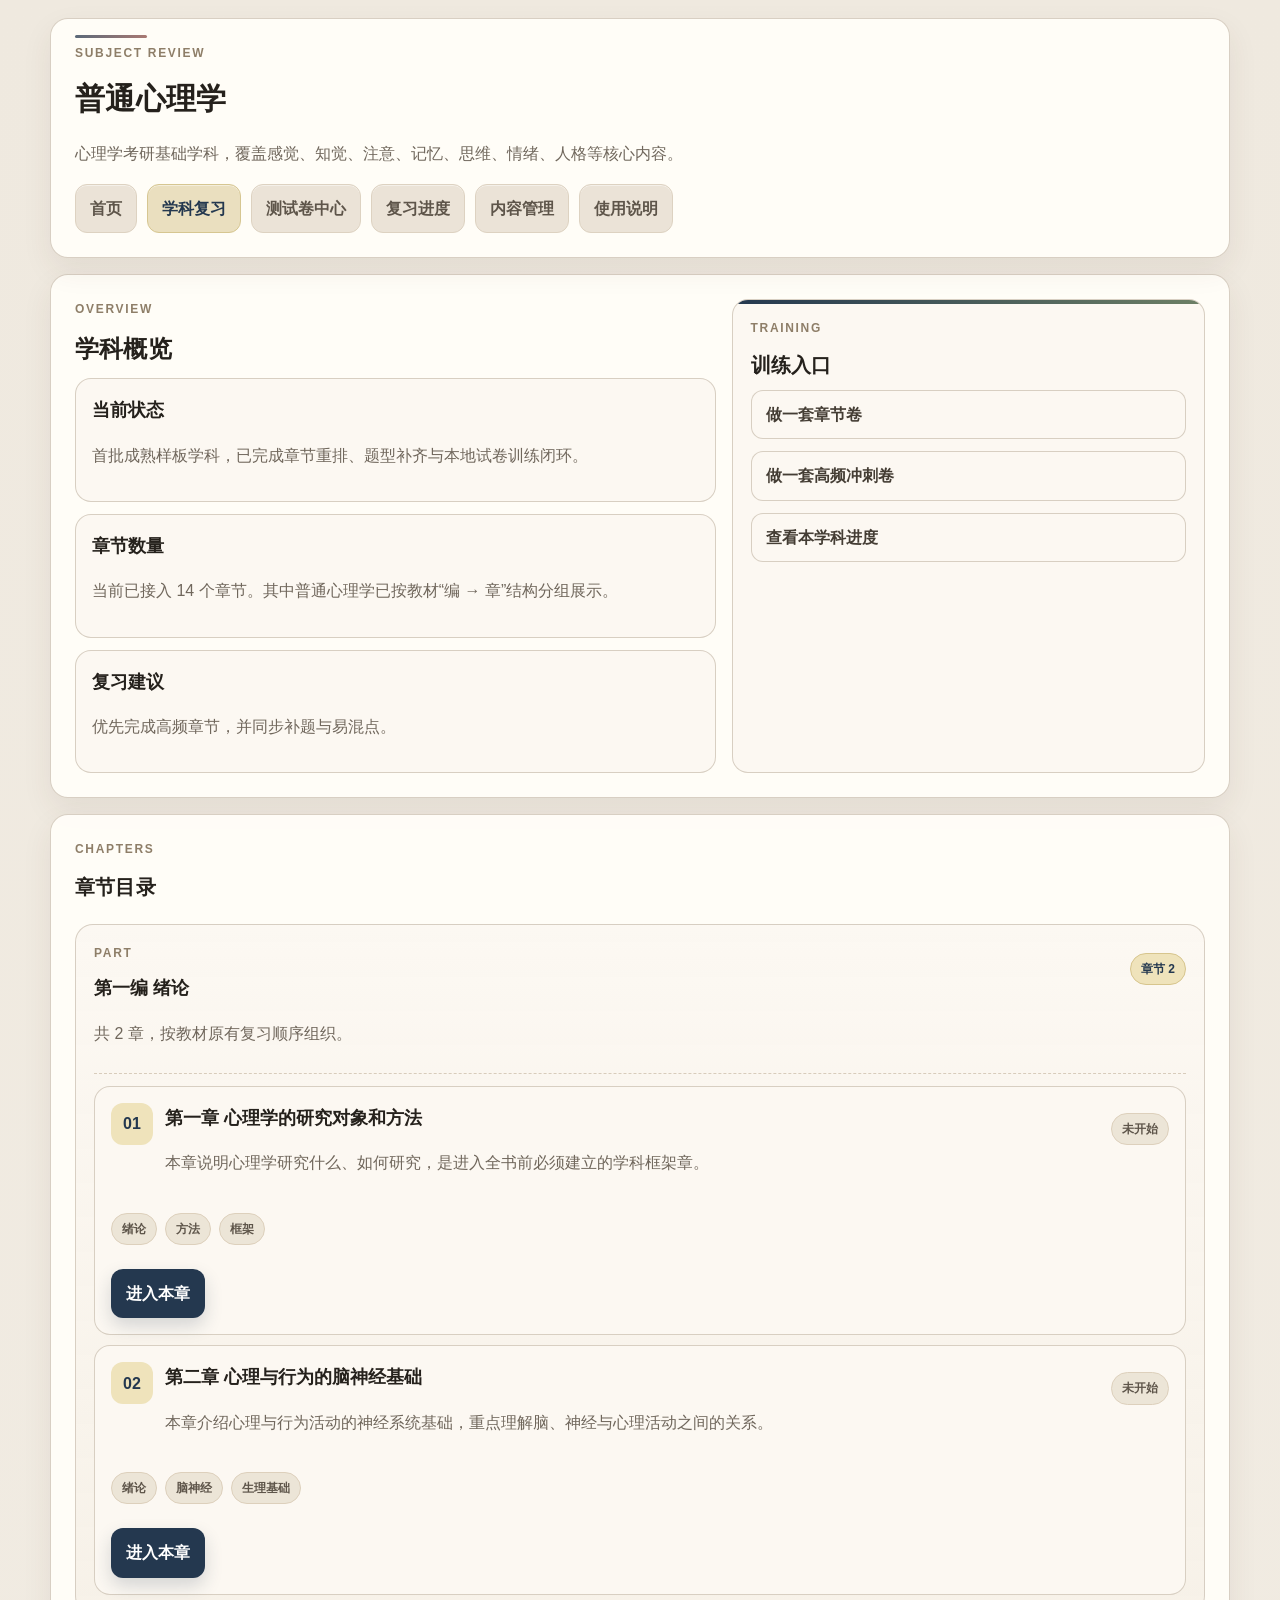
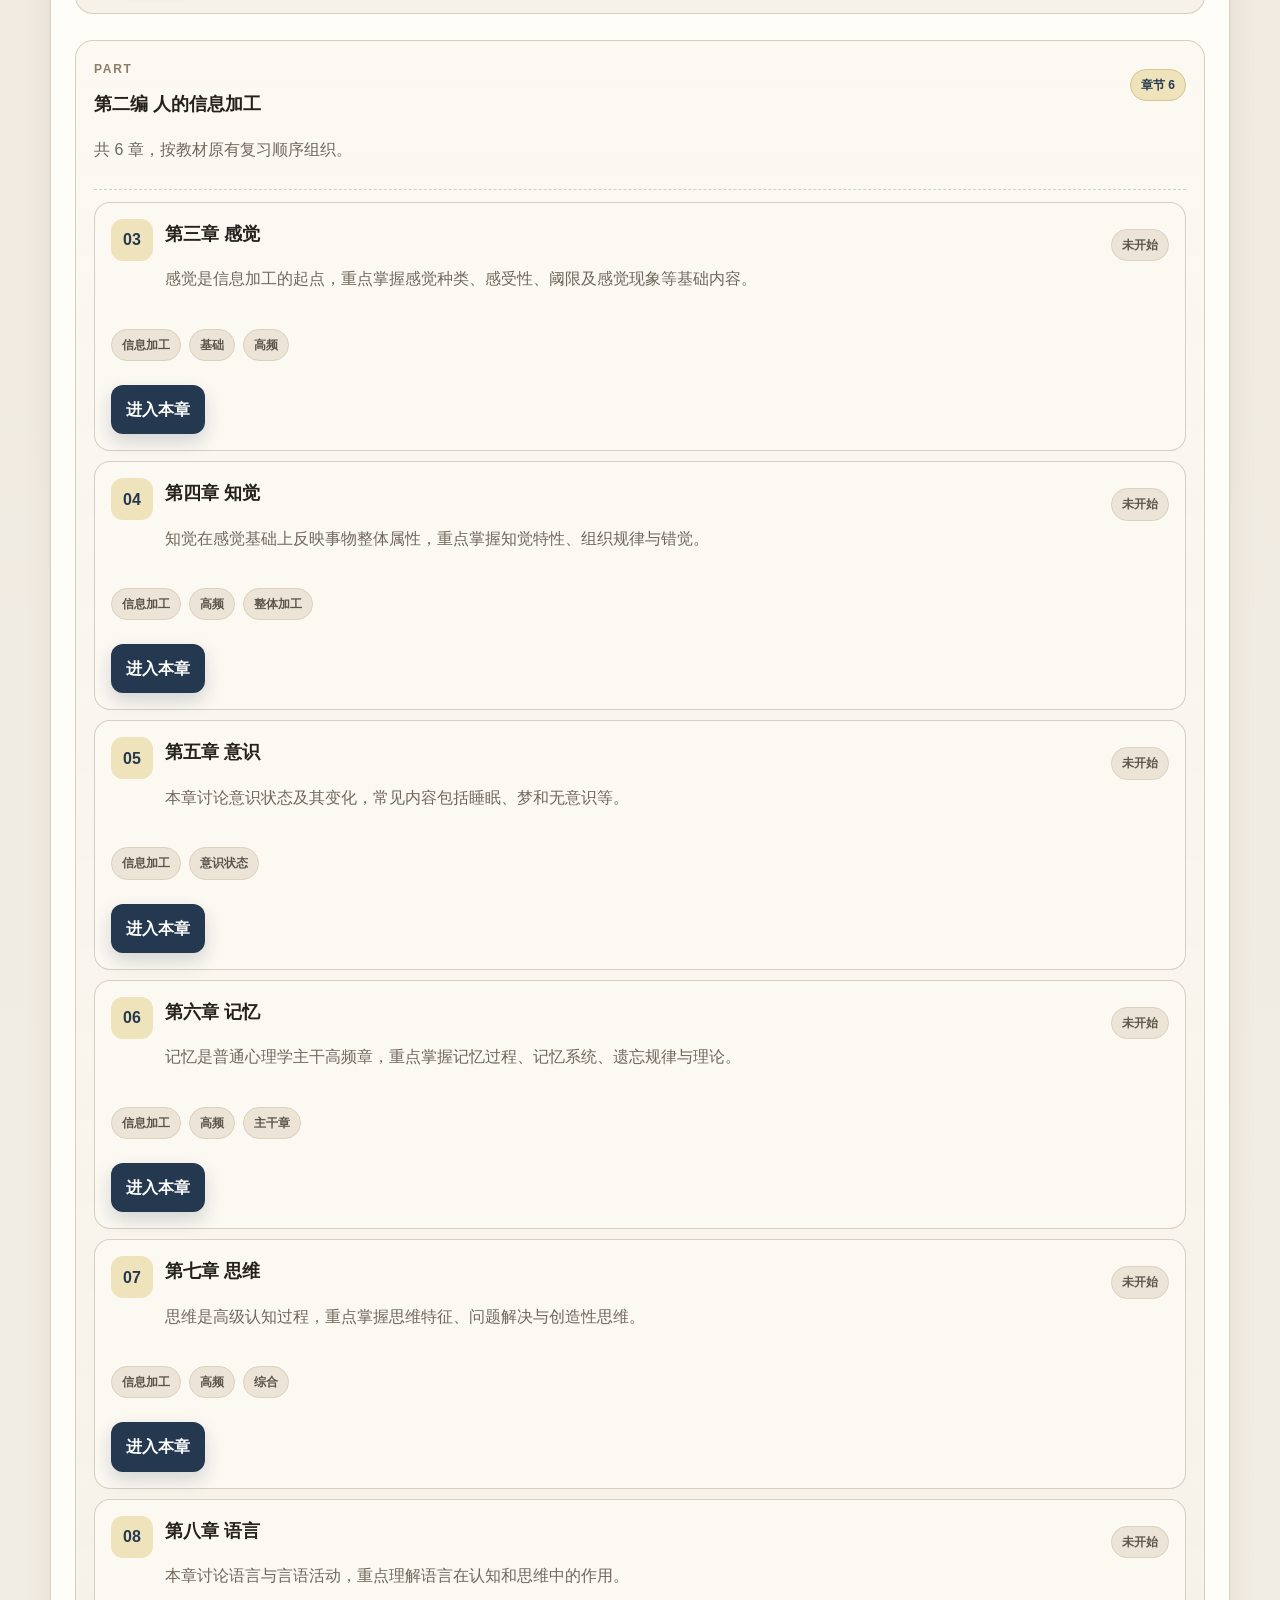
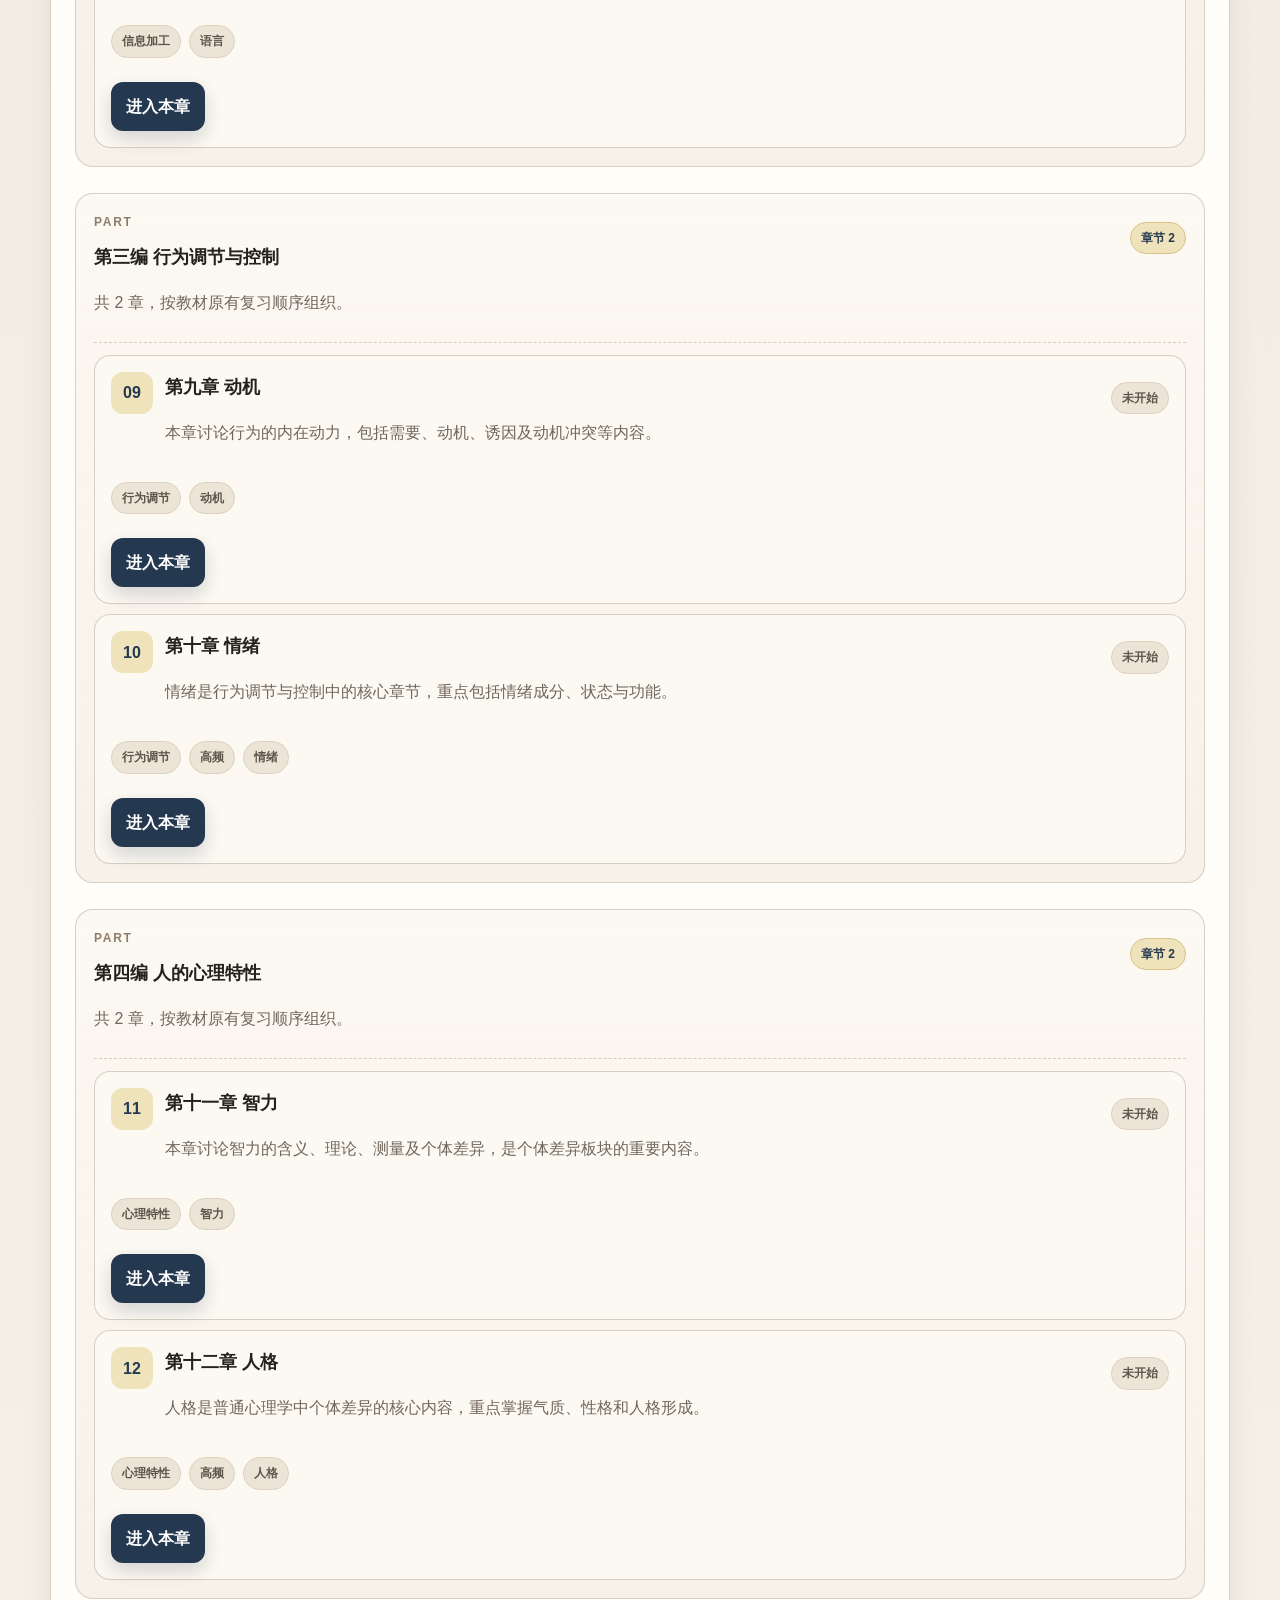
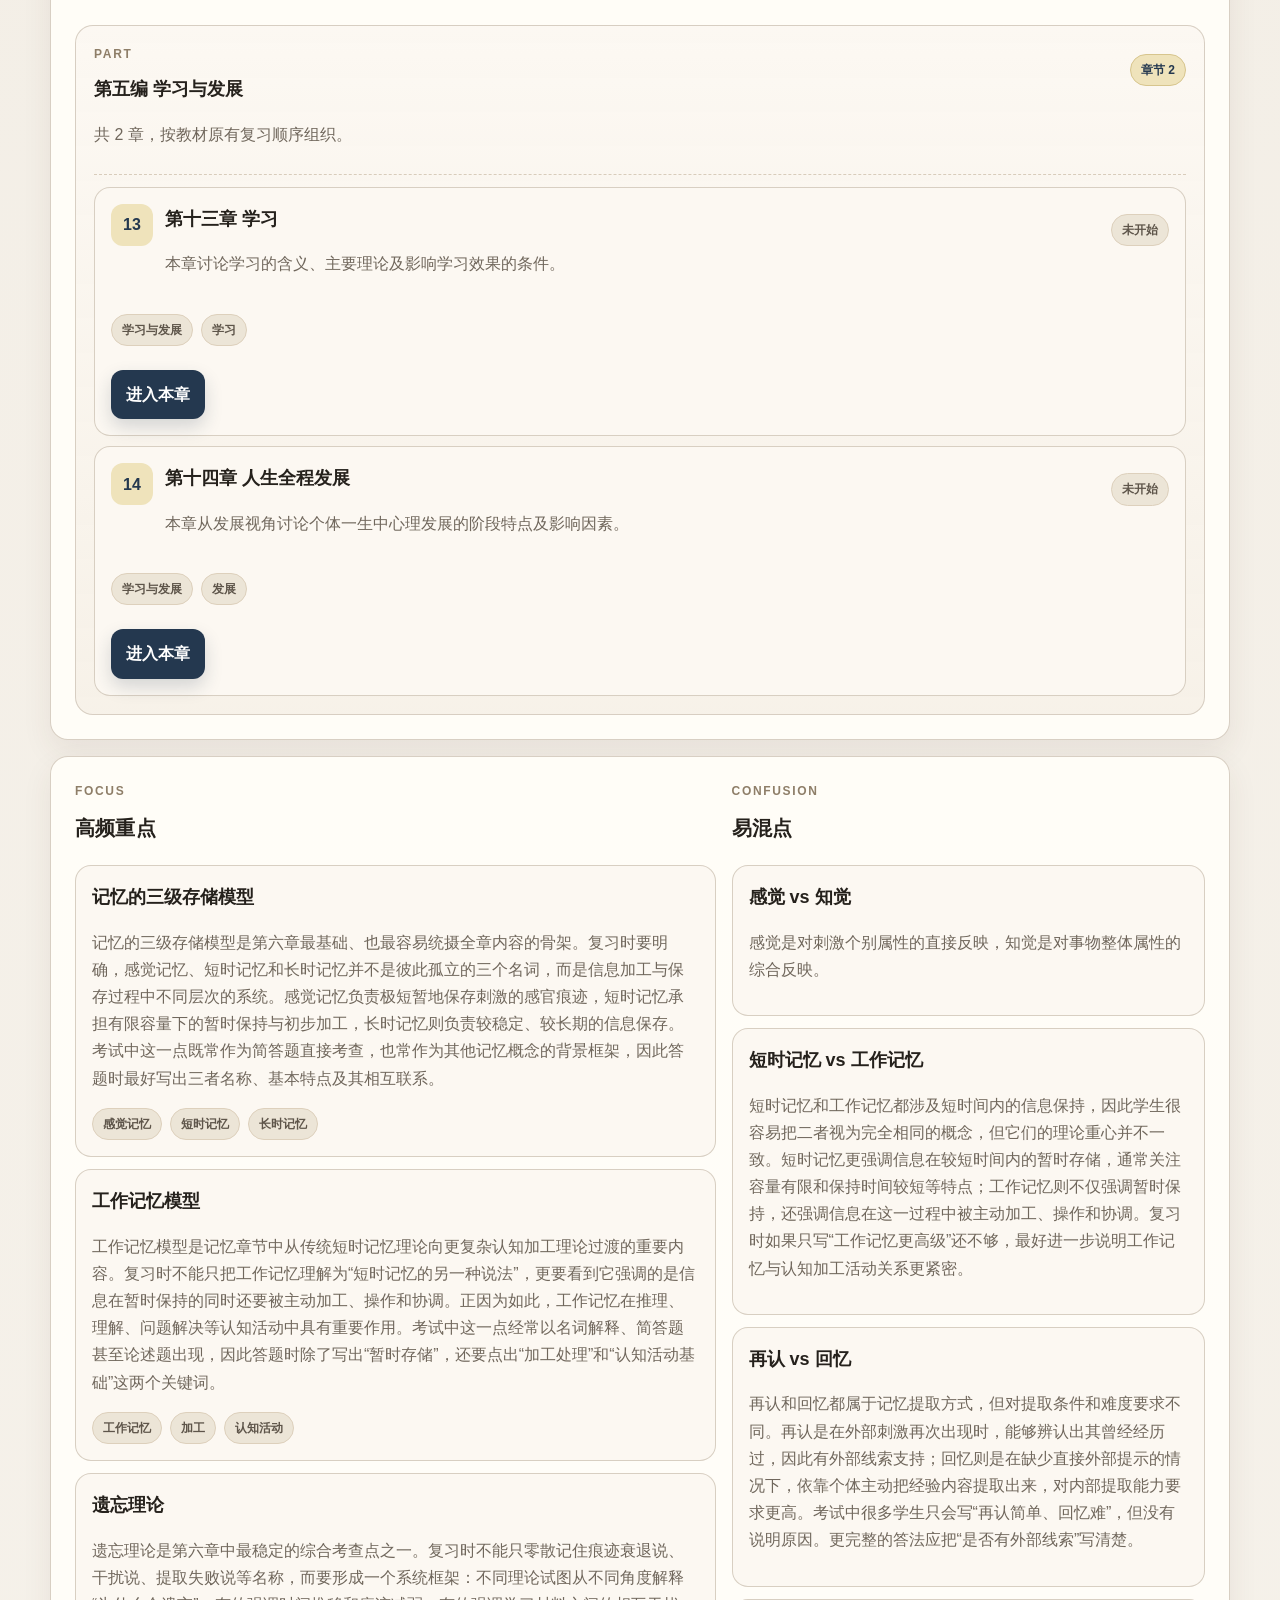
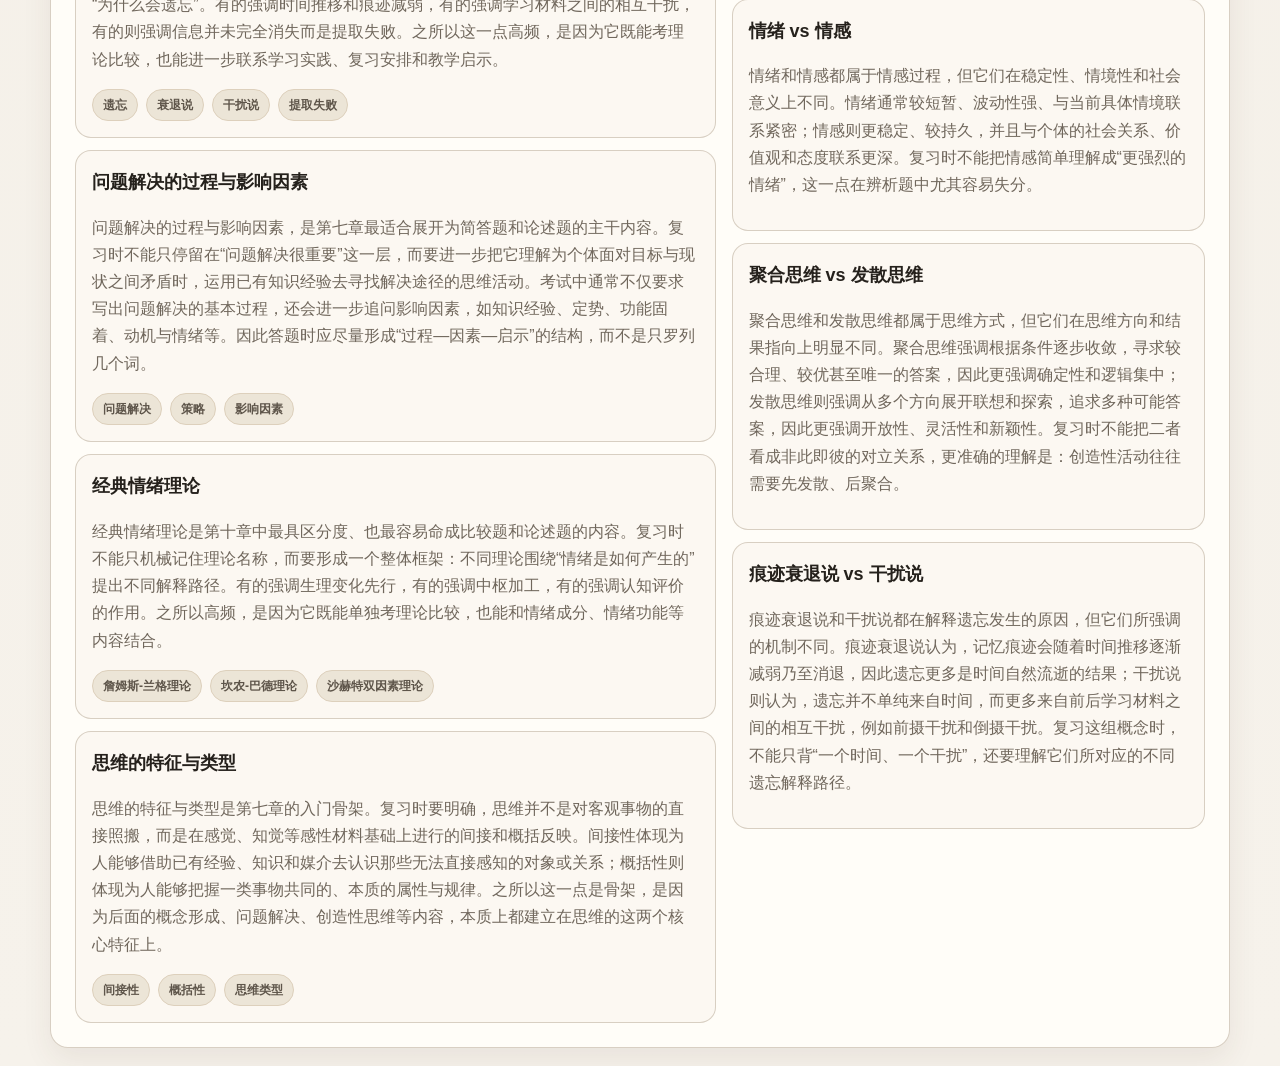
<file: webapp/psy-subject.html>
<!DOCTYPE html>
<html lang="zh-CN">
<head>
  <meta charset="UTF-8" />
  <meta name="viewport" content="width=device-width, initial-scale=1.0, viewport-fit=cover" />
  <title>学科复习 - 心理学考研复习系统</title>
  <link rel="icon" href="./favicon.svg" type="image/svg+xml" />
  <link rel="stylesheet" href="./psy.css" />
</head>
<body data-page="subject">
  <div class="shell">
    <header class="topbar card compact-topbar">
      <div>
        <div class="eyebrow">Subject Review</div>
        <h1 id="subjectTitle">学科复习</h1>
        <p class="muted" id="subjectDesc">加载中…</p>
      </div>
      <nav class="nav">
        <a class="nav-link" href="./psy-index.html">首页</a>
        <a class="nav-link active" href="./psy-subject.html?subject=general_psychology">学科复习</a>
        <a class="nav-link" href="./psy-papers.html">测试卷中心</a>
        <a class="nav-link" href="./psy-progress.html">复习进度</a>
        <a class="nav-link" href="./psy-manage.html">内容管理</a>
        <a class="nav-link" href="./psy-readme.html">使用说明</a>
      </nav>
    </header>

    <section class="card two-col subject-overview">
      <div>
        <div class="eyebrow">Overview</div>
        <h2>学科概览</h2>
        <div class="stack" id="subjectMeta"></div>
      </div>
      <div class="panel">
        <div class="eyebrow">Training</div>
        <h3>训练入口</h3>
        <div class="stack">
          <a class="quick-link" href="./psy-papers.html">做一套章节卷</a>
          <a class="quick-link" href="./psy-papers.html">做一套高频冲刺卷</a>
          <a class="quick-link" href="./psy-progress.html">查看本学科进度</a>
        </div>
      </div>
    </section>

    <section class="card">
      <div class="section-head">
        <div>
          <div class="eyebrow">Chapters</div>
          <h3>章节目录</h3>
        </div>
      </div>
      <div class="chapter-list" id="chapterList"></div>
    </section>

    <section class="card two-col">
      <div>
        <div class="section-head">
          <div>
            <div class="eyebrow">Focus</div>
            <h3>高频重点</h3>
          </div>
        </div>
        <div class="stack" id="focusList"></div>
      </div>
      <div>
        <div class="section-head">
          <div>
            <div class="eyebrow">Confusion</div>
            <h3>易混点</h3>
          </div>
        </div>
        <div class="stack" id="confusionList"></div>
      </div>
    </section>
  </div>
  <script src="./psy-app.js"></script>
</body>
</html>
</file>
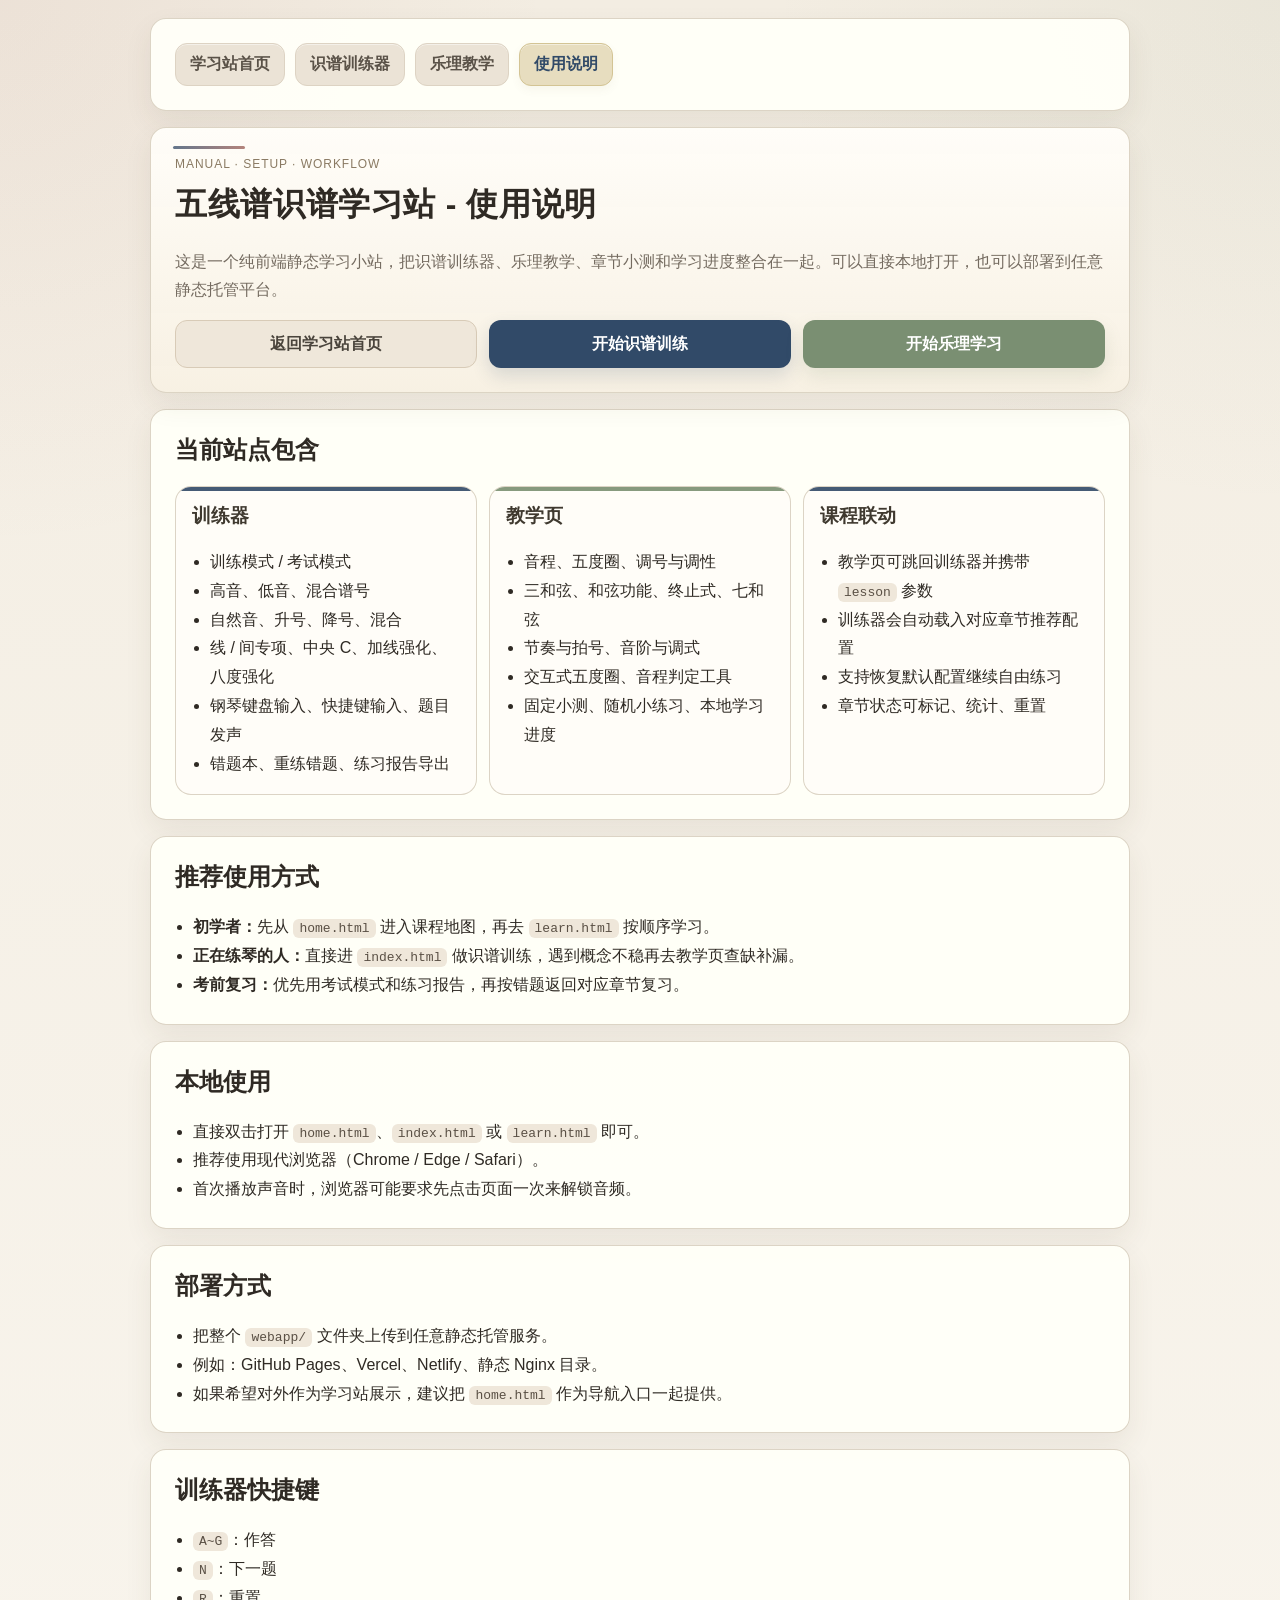
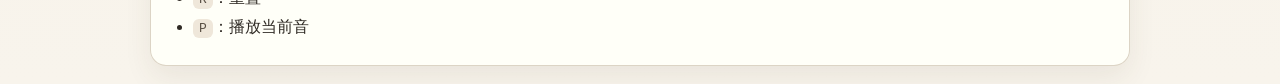
<file: webapp/README.html>
<!DOCTYPE html>
<html lang="zh-CN">
<head>
  <meta charset="UTF-8" />
  <meta name="viewport" content="width=device-width, initial-scale=1.0, viewport-fit=cover" />
  <title>五线谱识谱学习站 - 使用说明</title>
  <link rel="icon" href="./favicon.svg" type="image/svg+xml" />
  <style>
    :root {
      --bg: #f8f4ec;
      --card: rgba(255,255,248,.96);
      --text: #2f2a24;
      --muted: #746b60;
      --primary: #314a68;
      --teal: #7a8f72;
      --accent: #9a5b52;
      --shadow: 0 12px 28px rgba(79,63,44,.08);
      --radius: 16px;
      --border: 1px solid rgba(219,210,194,.95);
    }
    * { box-sizing: border-box; }
    body {
      margin: 0;
      font-family: -apple-system, BlinkMacSystemFont, "Segoe UI", "PingFang SC", sans-serif;
      background:
        radial-gradient(circle at top left, rgba(154,91,82,.08), transparent 26%),
        radial-gradient(circle at top right, rgba(122,143,114,.08), transparent 24%),
        linear-gradient(180deg, #f3ede2 0%, #f8f4ec 100%);
      color: var(--text);
      min-height: 100vh;
      padding: 18px;
    }
    .wrap { max-width: 980px; margin: 0 auto; display: grid; gap: 16px; }
    .card { background: var(--card); border-radius: var(--radius); padding: 24px; box-shadow: var(--shadow); border: var(--border); }
    h1,h2,h3,p { margin-top: 0; }
    h1 { letter-spacing: .02em; }
    h2 { color: #2f2a24; }
    h3 { color: #3f392f; }
    .muted { color: var(--muted); line-height: 1.75; }
    .top-nav { display: flex; flex-wrap: wrap; gap: 10px; align-items: center; }
    .nav-link { display: inline-flex; align-items: center; justify-content: center; min-height: 42px; padding: 10px 14px; border-radius: 12px; text-decoration: none; font-weight: 700; background: #ebe3d6; color: #5a5248; border: 1px solid #ddd3c3; box-shadow: inset 0 1px 0 rgba(255,255,255,.45); }
    .nav-link.active { background: #e7ddbf; color: #314a68; border-color: #d3c494; box-shadow: inset 0 1px 0 rgba(255,255,255,.45), 0 4px 10px rgba(122,106,74,.06); }
    .cta-row, .grid { display: grid; gap: 12px; }
    .cta-row { grid-template-columns: repeat(auto-fit, minmax(220px, 1fr)); }
    .grid { grid-template-columns: repeat(auto-fit, minmax(240px, 1fr)); }
    .panel { border-radius: 16px; padding: 16px; background: rgba(255,253,248,.95); border: var(--border); position: relative; overflow: hidden; }
    .panel::before { content: ""; position: absolute; left: 0; top: 0; width: 100%; height: 4px; background: #314a68; opacity: .9; }
    .grid .panel:nth-child(2n)::before { background: #7a8f72; }
    a { color: var(--primary); text-decoration: none; }
    a:hover { color: var(--accent); }
    .cta { display: inline-flex; align-items: center; justify-content: center; min-height: 48px; border-radius: 12px; font-weight: 700; text-decoration: none; border: 1px solid transparent; }
    .cta.primary { background: var(--primary); color: white; box-shadow: 0 8px 18px rgba(49,74,104,.16); }
    .cta.secondary { background: #efe7da; color: #4a443c; border-color: #d8cbb7; }
    .cta.teal { background: var(--teal); color: white; box-shadow: 0 8px 18px rgba(122,143,114,.16); }
    code { background: #efe7da; padding: 2px 6px; border-radius: 6px; color: #5a5045; }
    ul { line-height: 1.8; margin: 0; padding-left: 18px; }
    @media (max-width: 720px) { body { padding: 12px; } .card { padding: 18px; } .cta-row { grid-template-columns: 1fr; } }
  </style>
</head>
<body>
  <div class="wrap">
    <div class="card">
      <div class="top-nav">
        <a class="nav-link" href="./home.html">学习站首页</a>
        <a class="nav-link" href="./index.html">识谱训练器</a>
        <a class="nav-link" href="./learn.html">乐理教学</a>
        <a class="nav-link active" href="./README.html">使用说明</a>
      </div>
    </div>

    <div class="card" style="position:relative; overflow:hidden; background: linear-gradient(180deg, rgba(255,253,248,.98) 0%, rgba(247,240,227,.96) 100%); padding-top:26px;">
      <div style="position:absolute; left:22px; top:18px; width:72px; height:3px; border-radius:999px; background:linear-gradient(90deg,#314a68 0%, #9a5b52 100%); opacity:.75;"></div>
      <div class="muted" style="font-size:12px; letter-spacing:.08em; text-transform:uppercase; color:#8a7a63; margin-bottom:8px;">Manual · Setup · Workflow</div>
      <h1>五线谱识谱学习站 - 使用说明</h1>
      <p class="muted">这是一个纯前端静态学习小站，把识谱训练器、乐理教学、章节小测和学习进度整合在一起。可以直接本地打开，也可以部署到任意静态托管平台。</p>
      <div class="cta-row">
        <a class="cta secondary" href="./home.html">返回学习站首页</a>
        <a class="cta primary" href="./index.html">开始识谱训练</a>
        <a class="cta teal" href="./learn.html">开始乐理学习</a>
      </div>
    </div>

    <div class="card">
      <h2>当前站点包含</h2>
      <div class="grid">
        <div class="panel">
          <h3>训练器</h3>
          <ul>
            <li>训练模式 / 考试模式</li>
            <li>高音、低音、混合谱号</li>
            <li>自然音、升号、降号、混合</li>
            <li>线 / 间专项、中央 C、加线强化、八度强化</li>
            <li>钢琴键盘输入、快捷键输入、题目发声</li>
            <li>错题本、重练错题、练习报告导出</li>
          </ul>
        </div>
        <div class="panel">
          <h3>教学页</h3>
          <ul>
            <li>音程、五度圈、调号与调性</li>
            <li>三和弦、和弦功能、终止式、七和弦</li>
            <li>节奏与拍号、音阶与调式</li>
            <li>交互式五度圈、音程判定工具</li>
            <li>固定小测、随机小练习、本地学习进度</li>
          </ul>
        </div>
        <div class="panel">
          <h3>课程联动</h3>
          <ul>
            <li>教学页可跳回训练器并携带 <code>lesson</code> 参数</li>
            <li>训练器会自动载入对应章节推荐配置</li>
            <li>支持恢复默认配置继续自由练习</li>
            <li>章节状态可标记、统计、重置</li>
          </ul>
        </div>
      </div>
    </div>

    <div class="card">
      <h2>推荐使用方式</h2>
      <ul>
        <li><strong>初学者：</strong>先从 <code>home.html</code> 进入课程地图，再去 <code>learn.html</code> 按顺序学习。</li>
        <li><strong>正在练琴的人：</strong>直接进 <code>index.html</code> 做识谱训练，遇到概念不稳再去教学页查缺补漏。</li>
        <li><strong>考前复习：</strong>优先用考试模式和练习报告，再按错题返回对应章节复习。</li>
      </ul>
    </div>

    <div class="card">
      <h2>本地使用</h2>
      <ul>
        <li>直接双击打开 <code>home.html</code>、<code>index.html</code> 或 <code>learn.html</code> 即可。</li>
        <li>推荐使用现代浏览器（Chrome / Edge / Safari）。</li>
        <li>首次播放声音时，浏览器可能要求先点击页面一次来解锁音频。</li>
      </ul>
    </div>

    <div class="card">
      <h2>部署方式</h2>
      <ul>
        <li>把整个 <code>webapp/</code> 文件夹上传到任意静态托管服务。</li>
        <li>例如：GitHub Pages、Vercel、Netlify、静态 Nginx 目录。</li>
        <li>如果希望对外作为学习站展示，建议把 <code>home.html</code> 作为导航入口一起提供。</li>
      </ul>
    </div>

    <div class="card">
      <h2>训练器快捷键</h2>
      <ul>
        <li><code>A~G</code>：作答</li>
        <li><code>N</code>：下一题</li>
        <li><code>R</code>：重置</li>
        <li><code>P</code>：播放当前音</li>
      </ul>
    </div>
  </div>
</body>
</html>
</file>
<file: webapp/psy.css>
:root {
  --bg: #f4f1eb;
  --paper: rgba(255, 253, 248, 0.96);
  --panel: #fcf8f2;
  --text: #25211c;
  --muted: #70675c;
  --line: rgba(214, 205, 192, 0.95);
  --primary: #24384f;
  --secondary: #6c7f65;
  --accent: #8c4d46;
  --shadow: 0 12px 30px rgba(73, 56, 40, 0.08);
  --radius: 18px;
}
* { box-sizing: border-box; }
body {
  margin: 0;
  font-family: -apple-system, BlinkMacSystemFont, "Segoe UI", Roboto, "PingFang SC", "Hiragino Sans GB", "Microsoft YaHei", sans-serif;
  background: linear-gradient(180deg, #efe9df 0%, #f6f2eb 100%);
  color: var(--text);
  line-height: 1.7;
  padding: 18px;
}
.shell { max-width: 1180px; margin: 0 auto; display: grid; gap: 16px; }
.card {
  background: var(--paper);
  border: 1px solid var(--line);
  border-radius: var(--radius);
  box-shadow: var(--shadow);
  padding: 24px;
}
.topbar, .hero { position: relative; overflow: hidden; }
.topbar::before, .hero::before {
  content: "";
  position: absolute;
  left: 24px;
  top: 18px;
  width: 72px;
  height: 3px;
  border-radius: 999px;
  background: linear-gradient(90deg, var(--primary) 0%, var(--accent) 100%);
  opacity: .75;
}
.compact-topbar::before { top: 16px; }
h1, h2, h3 { margin: 0 0 8px; color: var(--text); letter-spacing: 0.01em; }
h1 { font-size: 30px; }
h2 { font-size: 24px; }
h3 { font-size: 20px; }
.eyebrow {
  margin-bottom: 10px;
  color: #8e7e68;
  font-size: 12px;
  font-weight: 800;
  letter-spacing: .14em;
  text-transform: uppercase;
}
.muted, .body-text { color: var(--muted); }
.nav { display: flex; flex-wrap: wrap; gap: 10px; margin-top: 14px; }
.nav-link, .cta, .quick-link {
  display: inline-flex;
  align-items: center;
  justify-content: center;
  min-height: 44px;
  padding: 10px 14px;
  text-decoration: none;
  border-radius: 12px;
  font-weight: 700;
  transition: .18s ease;
}
.nav-link {
  background: #ebe3d7;
  color: #5e554a;
  border: 1px solid #ddd2c1;
  box-shadow: inset 0 1px 0 rgba(255,255,255,.45);
}
.nav-link.active {
  background: #eadfbf;
  color: var(--primary);
  border-color: #d6c691;
}
.hero {
  display: grid;
  grid-template-columns: 1.4fr .9fr;
  gap: 18px;
  background: linear-gradient(180deg, rgba(255,253,248,.98) 0%, rgba(245,238,226,.96) 100%);
  padding-top: 28px;
}
.hero-note {
  display: inline-block;
  padding: 6px 10px;
  border-radius: 999px;
  background: #efe3bb;
  color: var(--primary);
  font-size: 12px;
  font-weight: 800;
  letter-spacing: .08em;
}
.hero h2 { font-size: 32px; max-width: 14ch; margin-top: 12px; }
.cta-row { display: flex; flex-wrap: wrap; gap: 10px; margin-top: 14px; }
.cta { border: 1px solid transparent; cursor: pointer; }
.cta.primary { background: var(--primary); color: #fff; box-shadow: 0 8px 18px rgba(36,56,79,.18); }
.cta.secondary { background: var(--secondary); color: #fff; box-shadow: 0 8px 18px rgba(108,127,101,.16); }
.quick-link {
  justify-content: flex-start;
  background: var(--panel);
  color: #443d34;
  border: 1px solid var(--line);
}
.panel {
  background: var(--panel);
  border: 1px solid var(--line);
  border-radius: 16px;
  padding: 18px;
  position: relative;
  overflow: hidden;
}
.panel::before {
  content: "";
  position: absolute;
  left: 0;
  top: 0;
  width: 100%;
  height: 4px;
  background: linear-gradient(90deg, var(--primary) 0%, var(--secondary) 100%);
}
.stats-grid, .grid, .form-grid {
  display: grid;
  gap: 12px;
}
.stats-grid { grid-template-columns: repeat(auto-fit, minmax(150px, 1fr)); }
.grid { grid-template-columns: repeat(auto-fit, minmax(240px, 1fr)); }
.form-grid { grid-template-columns: repeat(auto-fit, minmax(220px, 1fr)); }
.two-col { display: grid; grid-template-columns: 1.15fr .85fr; gap: 16px; }
.dashboard-grid { display: grid; grid-template-columns: 1.1fr .9fr; gap: 16px; }
.manage-layout { display: grid; grid-template-columns: minmax(0, 1.15fr) minmax(340px, .85fr); gap: 16px; align-items: start; }
.manage-editor { position: sticky; top: 16px; }
.manage-form-grid { display: grid; grid-template-columns: repeat(auto-fit, minmax(220px, 1fr)); gap: 12px; }
.manage-form-grid label { align-self: start; }
.manage-form-grid textarea { min-height: 110px; }
.manage-list-panel { max-height: 78vh; overflow: auto; }
.manage-list-panel .note-card { margin-bottom: 10px; }
.manage-picker { margin-top: 8px; border: 1px solid var(--line); border-radius: 12px; background: #fff; }
.manage-picker summary { cursor: pointer; padding: 12px 14px; font-weight: 600; color: var(--ink); }
.manage-picker-grid { display: grid; grid-template-columns: repeat(auto-fit, minmax(220px, 1fr)); gap: 8px; padding: 0 12px 12px; max-height: 220px; overflow: auto; }
.manage-picker .checkbox-row { min-height: 44px; align-items: flex-start; }
.manage-picker .checkbox-row span { line-height: 1.45; }
.manage-picker .muted { padding: 0 2px 8px; }
.stat, .subject-card, .chapter-item, .note-card, .question-card, .dashboard-card {
  background: var(--panel);
  border: 1px solid var(--line);
  border-radius: 16px;
  padding: 16px;
}
.stat-wide {
  grid-column: 1 / -1;
}
.subject-card h4, .chapter-item h4, .note-card h4, .question-card h4, .dashboard-card h4 { margin: 0 0 8px; font-size: 18px; }
.meta-row, .tag-row { display: flex; flex-wrap: wrap; gap: 8px; margin-top: 10px; }
.pill {
  display: inline-flex;
  align-items: center;
  padding: 5px 10px;
  border-radius: 999px;
  background: #ece5d7;
  color: #5e554a;
  font-size: 12px;
  font-weight: 700;
  border: 1px solid #ddd0bc;
}
.pill.strong { background: #efe3bb; color: var(--primary); border-color: #d7c58d; }
.stack { display: grid; gap: 12px; }
.section-head { display: flex; justify-content: space-between; align-items: end; margin-bottom: 12px; }
.chapter-list { display: grid; gap: 12px; }
.chapter-item { display: grid; gap: 10px; }
.chapter-item-head { display: flex; gap: 12px; justify-content: space-between; align-items: start; }
.chapter-order {
  min-width: 42px;
  height: 42px;
  display: inline-flex;
  align-items: center;
  justify-content: center;
  border-radius: 12px;
  background: #efe3bb;
  color: var(--primary);
  font-weight: 800;
}
label { display: grid; gap: 6px; color: #544d44; font-weight: 600; }
.paper-preview {
  background: linear-gradient(180deg, rgba(255,253,248,.98) 0%, rgba(245,238,226,.94) 100%);
  border: 1px solid var(--line);
  border-radius: 18px;
  padding: 20px;
  position: relative;
  overflow: hidden;
}
.paper-preview::before {
  content: "SIMULATION PAPER";
  position: absolute;
  right: 20px;
  top: 16px;
  color: #9c8d78;
  font-size: 12px;
  letter-spacing: .16em;
  font-weight: 800;
}
.paper-head {
  display: grid;
  gap: 8px;
  padding-bottom: 14px;
  border-bottom: 1px dashed #d5cab8;
  margin-bottom: 14px;
}
.paper-meta {
  display: flex;
  flex-wrap: wrap;
  gap: 8px;
}
.paper-section {
  display: grid;
  gap: 10px;
  margin-top: 16px;
}
.paper-section-title {
  font-size: 13px;
  font-weight: 800;
  letter-spacing: .08em;
  color: #6c6257;
  text-transform: uppercase;
}
.dashboard-card {
  background: var(--panel);
  border: 1px solid var(--line);
  border-radius: 16px;
  padding: 18px;
}
.progress-list {
  display: grid;
  gap: 10px;
}
.progress-row {
  display: flex;
  justify-content: space-between;
  gap: 12px;
  align-items: center;
  padding: 12px 14px;
  border-radius: 14px;
  background: #fbf7f1;
  border: 1px solid #e3d9ca;
}
.progress-main { display: grid; gap: 4px; }
select {
  min-height: 44px;
  border-radius: 12px;
  border: 1px solid #d8ccbb;
  background: #fffdf8;
  padding: 10px 12px;
  color: var(--text);
}
.bullet-list { margin: 0; padding-left: 18px; color: var(--muted); }
.empty { color: var(--muted); padding: 16px; border: 1px dashed #d7ccbc; border-radius: 14px; background: #fbf7f1; }

.question-card {
  display: grid;
  gap: 12px;
  background: linear-gradient(180deg, rgba(252,248,242,.96) 0%, rgba(247,241,232,.9) 100%);
}
.question-card p {
  margin: 0;
}
.question-card details {
  border-top: 1px dashed #d7ccbc;
  padding-top: 10px;
}
.question-card summary {
  cursor: pointer;
  font-weight: 800;
  color: #4b4236;
}
.question-card .cta-row {
  margin-top: 0;
}
.question-card .bullet-list {
  margin-top: 0;
}
.relation-block {
  display: grid;
  gap: 8px;
  padding: 12px 14px;
  border-radius: 14px;
  border: 1px solid #e0d4c5;
  background: rgba(255,253,248,.78);
}
.relation-group {
  display: grid;
  gap: 6px;
}
.relation-title {
  font-size: 12px;
  font-weight: 800;
  letter-spacing: .08em;
  text-transform: uppercase;
  color: #8a7a63;
}
.answer-block {
  display: grid;
  gap: 10px;
}
.answer-text {
  color: #4e463c;
  line-height: 1.85;
}
.answer-analysis {
  padding: 10px 12px;
  border-radius: 12px;
  background: #f6efe3;
  border: 1px solid #e1d5c5;
}
.wrong-card {
  display: grid;
  gap: 10px;
  background: linear-gradient(180deg, rgba(252,248,242,.98) 0%, rgba(245,236,226,.94) 100%);
}
.wrong-card .cta-row {
  margin-top: 2px;
}
.wrong-card .quick-link {
  min-height: 40px;
}
.checkbox-row {
  display: flex;
  align-items: center;
  gap: 8px;
  font-weight: 500;
  color: #4f473e;
}
.chapter-option-correct {
  padding: 10px 12px;
  border-radius: 12px;
  background: #ecfdf3;
  border: 1px solid #86efac;
}
.chapter-option-wrong {
  padding: 10px 12px;
  border-radius: 12px;
  background: #fef2f2;
  border: 1px solid #fca5a5;
}
.paper-answer-input {
  width: 100%;
  min-height: 140px;
  border: 1px solid rgba(15, 23, 42, 0.12);
  border-radius: 12px;
  padding: 12px 14px;
  font: inherit;
  line-height: 1.7;
  color: var(--text);
  background: #fff;
  resize: vertical;
  box-sizing: border-box;
}
.paper-answer-input:focus {
  outline: none;
  border-color: rgba(29, 78, 216, 0.5);
  box-shadow: 0 0 0 3px rgba(29, 78, 216, 0.12);
}
.chapter-answer-input {
  background: linear-gradient(180deg, #fff 0%, #f8fbff 100%);
}
.training-result-card,
.paper-session-summary {
  display: grid;
  grid-template-columns: repeat(auto-fit, minmax(140px, 1fr));
  gap: 10px;
  padding: 14px 16px;
  margin-bottom: 14px;
  border-radius: 14px;
  border: 1px solid #ddd2c1;
  background: linear-gradient(180deg, rgba(255,253,248,.98) 0%, rgba(246,240,231,.9) 100%);
}
.training-result-card.submitted,
.paper-session-summary.submitted {
  border-color: #d7c58d;
  background: linear-gradient(180deg, rgba(250,245,230,.98) 0%, rgba(243,236,214,.92) 100%);
}
.paper-session-stat {
  color: #4d453a;
  font-size: 14px;
}
.paper-session-note {
  grid-column: 1 / -1;
  color: #6a5f53;
  font-size: 13px;
}
.paper-reviewed-card {
  box-shadow: 0 10px 24px rgba(73, 56, 40, 0.06);
}
.paper-reviewed-card {
  border-color: #d8cdbd;
}
.paper-advice-block,
.paper-nav-block {
  display: grid;
  gap: 12px;
  margin-bottom: 14px;
  padding: 14px 16px;
  border-radius: 14px;
  border: 1px solid #ddd2c1;
  background: linear-gradient(180deg, rgba(255,253,248,.98) 0%, rgba(246,240,231,.9) 100%);
}
.paper-advice-grid {
  display: grid;
  grid-template-columns: repeat(auto-fit, minmax(220px, 1fr));
  gap: 10px;
}
.paper-advice-card {
  display: grid;
  gap: 8px;
  padding: 12px 14px;
  border-radius: 12px;
  border: 1px solid #e1d6c7;
  background: #fcf8f2;
}
#paperHistoryActions {
  display: grid;
  gap: 12px;
}
.paper-advice-value {
  font-size: 24px;
  font-weight: 800;
  color: var(--primary);
}
.paper-nav-head {
  display: flex;
  justify-content: space-between;
  gap: 12px;
  align-items: start;
}
.paper-nav-grid {
  display: grid;
  grid-template-columns: repeat(auto-fit, minmax(44px, 44px));
  gap: 8px;
}
.paper-nav-item {
  width: 44px;
  height: 44px;
  border-radius: 12px;
  border: 1px solid #ddd0bc;
  background: #f3ece0;
  color: #5c5247;
  font-weight: 800;
  cursor: pointer;
}
.paper-nav-item.answered {
  background: #efe3bb;
  color: var(--primary);
  border-color: #d7c58d;
}
.paper-nav-item.empty {
  background: #f3ece0;
  color: #7b7064;
}
.paper-nav-item.correct {
  background: #dfead7;
  color: #2f5a32;
  border-color: #bdd0b5;
}
.paper-nav-item.wrong {
  background: #f3ddd8;
  color: #8c4d46;
  border-color: #dfbbb4;
}
.paper-review-grid {
  display: grid;
  grid-template-columns: repeat(auto-fit, minmax(220px, 1fr));
  gap: 10px;
}
.paper-review-block {
  display: grid;
  gap: 8px;
  padding: 12px 14px;
  border-radius: 12px;
  border: 1px solid #e1d6c7;
  background: #fcf8f2;
}
.paper-review-block.history-compare-block {
  border-color: #d8c694;
  background: linear-gradient(180deg, rgba(251,246,231,.98) 0%, rgba(245,238,214,.94) 100%);
}
.paper-review-block.history-answer-block {
  border-color: #d7d9e6;
  background: linear-gradient(180deg, rgba(248,249,253,.98) 0%, rgba(240,242,248,.94) 100%);
}
.training-result-card .training-result-title {
  grid-column: 1 / -1;
  font-weight: 800;
  color: #473d34;
}
.training-result-card .training-result-note {
  grid-column: 1 / -1;
  color: #6a5f53;
  font-size: 13px;
}
.coverage-list {
  display: grid;
  gap: 8px;
}
.coverage-item {
  display: flex;
  gap: 8px;
  align-items: start;
  padding: 8px 10px;
  border-radius: 10px;
}
.coverage-item.matched {
  background: rgba(223, 234, 215, 0.8);
  color: #305834;
}
.coverage-item.missing {
  background: rgba(243, 233, 220, 0.85);
  color: #7a6551;
}
.coverage-icon {
  font-weight: 800;
  min-width: 18px;
}
.focus-note-card,
.confusion-note-card {
  gap: 12px;
}
.focus-summary {
  color: #3f3a33;
  line-height: 1.85;
  font-size: 14px;
}
.confusion-note-card .relation-group,
.focus-note-card .relation-group {
  margin-top: 4px;
}
.confusion-note-card .bullet-list,
.focus-note-card .bullet-list {
  margin-top: 8px;
}
@media (max-width: 860px) {
  .hero, .two-col, .dashboard-grid, .manage-layout { grid-template-columns: 1fr; }
  .manage-editor { position: static; }
  .manage-list-panel { max-height: none; overflow: visible; }
}
@media (max-width: 720px) {
  body { padding: 12px; }
  .card { padding: 18px; }
  .topbar::before, .hero::before { left: 18px; top: 14px; width: 56px; }
  h1 { font-size: 26px; }
  .hero h2 { font-size: 28px; max-width: none; }
  .cta-row, .nav { flex-direction: column; }
  .cta, .nav-link { width: 100%; }
}


.part-group {
  display: grid;
  gap: 12px;
  padding: 18px;
  background: linear-gradient(180deg, rgba(252,248,242,.98) 0%, rgba(246,240,230,.9) 100%);
  border: 1px solid var(--line);
  border-radius: 18px;
}
.part-group + .part-group {
  margin-top: 14px;
}
.part-group-head {
  display: flex;
  justify-content: space-between;
  gap: 16px;
  align-items: start;
  padding-bottom: 10px;
  border-bottom: 1px dashed #d8ccbb;
}
.part-group-head h4 {
  margin: 0 0 6px;
  font-size: 18px;
}
.part-chapter-list {
  gap: 10px;
}


.chapter-breadcrumb {
  display: flex;
  flex-wrap: wrap;
  gap: 8px;
  align-items: center;
  margin-top: 10px;
}
.breadcrumb-item {
  display: inline-flex;
  align-items: center;
  padding: 4px 10px;
  border-radius: 999px;
  background: #f3ecdf;
  border: 1px solid #ddd0bc;
  color: #6a5e4c;
  font-size: 12px;
  font-weight: 700;
}
.breadcrumb-item.strong {
  background: #efe3bb;
  color: var(--primary);
  border-color: #d7c58d;
}
.breadcrumb-sep {
  color: #8a7e70;
  font-weight: 700;
}
</file>
